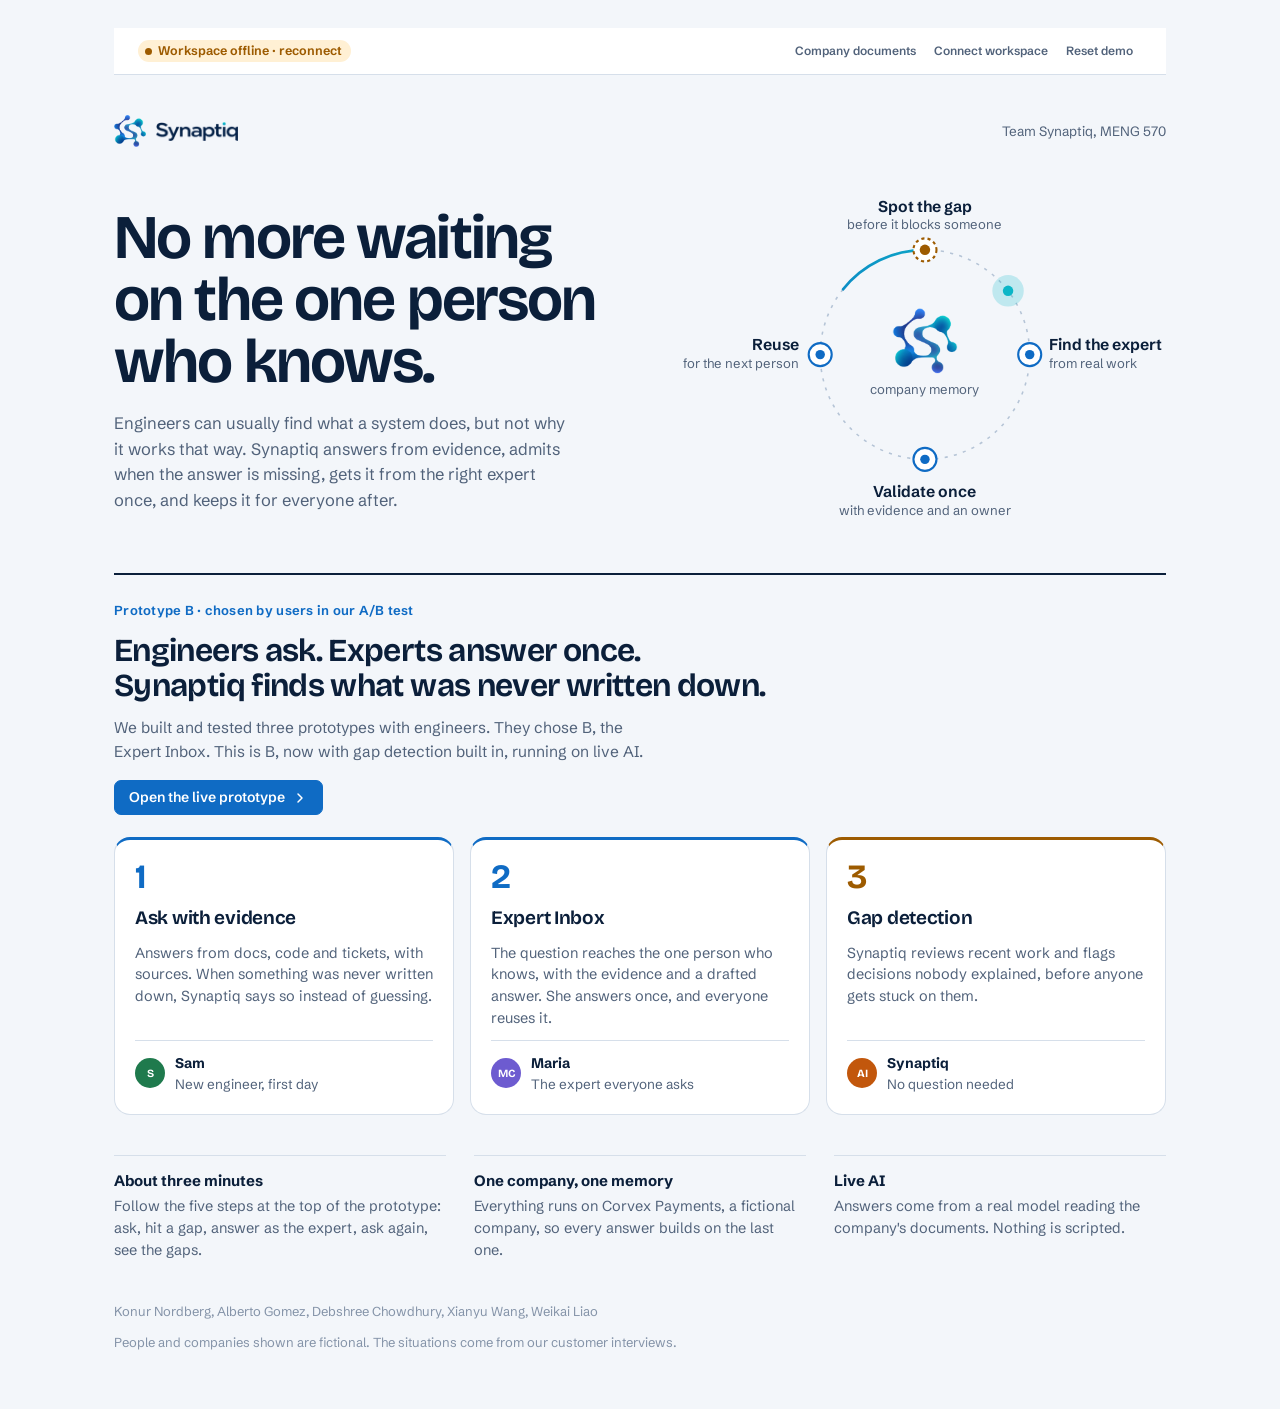
<file: docs/index.html>
<!doctype html>
<html lang="en">
<head>
<meta charset="utf-8">
<meta name="viewport" content="width=device-width, initial-scale=1, viewport-fit=cover">
<meta name="description" content="Synaptiq: a live prototype that finds what your company forgot to document.">
<meta name="theme-color" content="#072548">
<link rel="icon" type="image/png" href="[data-uri]">
<title>Synaptiq Prototypes</title>
<link rel="preconnect" href="https://fonts.googleapis.com">
<link rel="preconnect" href="https://fonts.gstatic.com" crossorigin>
<link rel="stylesheet" href="https://fonts.googleapis.com/css2?family=Bricolage+Grotesque:opsz,wght@12..96,600..700&family=JetBrains+Mono:wght@400;500&family=Schibsted+Grotesk:wght@400..700&display=swap">
<style>
/* Synaptiq UI kit. App shell: left rail (workspace, navigation, guided steps) beside a scrolling work area under a scenario band. */
:root {
  --paper: #f3f6fa;
  --surface: #ffffff;
  --sunk: #e8eef5;
  --ink: #0b1f3a;
  --muted: #51627a;
  --faint: #8493a8;
  --line: #d6dfea;
  --line-strong: #b5c4d6;
  --brand: #0f6bc4;
  --brand-deep: #0a4f99;
  --brand-ink: #ffffff;
  --brand-weak: #e4effb;
  --cyan: #0bb6c7;
  --gap: #9d5b00;
  --gap-weak: #fff0d4;
  --risk: #b42318;
  --risk-weak: #fdeceb;
  --focus: #2f6fdb;
  --band: #072548;
  --band-ink: #eef4fb;
  --wordmark-filter: none;
  --shadow: 0 1px 2px rgba(11, 31, 58, .05), 0 8px 24px -12px rgba(11, 31, 58, .2);
  --shadow-lift: 0 2px 4px rgba(11, 31, 58, .06), 0 18px 36px -16px rgba(11, 31, 58, .3);

  --f-display: "Bricolage Grotesque", "Segoe UI", system-ui, sans-serif;
  --f-ui: "Schibsted Grotesk", "Segoe UI", system-ui, -apple-system, sans-serif;
  --f-code: "JetBrains Mono", ui-monospace, "SFMono-Regular", Menlo, monospace;

  --ease: cubic-bezier(.2, .8, .2, 1);
  --spring: cubic-bezier(.34, 1.4, .64, 1);
  --r-sm: 7px;
  --r-md: 11px;
  --r-lg: 16px;
}
@media (prefers-color-scheme: dark) {
  :root:not([data-theme="light"]) {
    --paper: #09121d; --surface: #0f1b29; --sunk: #152436; --ink: #e4ecf6; --muted: #98a9bf; --faint: #6b7d95;
    --line: #1f3147; --line-strong: #30475f; --brand: #5aa9ff; --brand-deep: #8cc4ff; --brand-ink: #04162d; --brand-weak: #0f2a4a; --cyan: #3fd3e0;
    --gap: #f0a73a; --gap-weak: #33250d; --risk: #f2766c; --risk-weak: #3a1a18; --focus: #9cc2ff; --band: #0f2747; --band-ink: #e4ecf6;
    --wordmark-filter: brightness(0) invert(.94);
    --shadow: 0 1px 2px rgba(0, 0, 0, .4), 0 10px 28px -14px rgba(0, 0, 0, .7);
    --shadow-lift: 0 2px 4px rgba(0, 0, 0, .45), 0 20px 40px -16px rgba(0, 0, 0, .8);
    color-scheme: dark;
  }
}
:root[data-theme="dark"] {
  --paper: #09121d; --surface: #0f1b29; --sunk: #152436; --ink: #e4ecf6; --muted: #98a9bf; --faint: #6b7d95;
  --line: #1f3147; --line-strong: #30475f; --brand: #5aa9ff; --brand-deep: #8cc4ff; --brand-ink: #04162d; --brand-weak: #0f2a4a; --cyan: #3fd3e0;
  --gap: #f0a73a; --gap-weak: #33250d; --risk: #f2766c; --risk-weak: #3a1a18; --focus: #9cc2ff; --band: #0f2747; --band-ink: #e4ecf6;
  --wordmark-filter: brightness(0) invert(.94);
  --shadow: 0 1px 2px rgba(0, 0, 0, .4), 0 10px 28px -14px rgba(0, 0, 0, .7);
  --shadow-lift: 0 2px 4px rgba(0, 0, 0, .45), 0 20px 40px -16px rgba(0, 0, 0, .8);
  color-scheme: dark;
}

* { box-sizing: border-box; }
html, body { height: 100%; }
body {
  margin: 0;
  background: var(--paper);
  color: var(--ink);
  font: 15px/1.5 var(--f-ui);
  -webkit-font-smoothing: antialiased;
  text-rendering: optimizeLegibility;
}
::selection { background: color-mix(in srgb, var(--brand) 28%, transparent); }
button, input, textarea, select { font: inherit; color: inherit; }
button { cursor: pointer; -webkit-tap-highlight-color: transparent; }
:focus-visible { outline: 2px solid var(--focus); outline-offset: 2px; border-radius: 6px; }
code, .code { font-family: var(--f-code); font-size: .84em; background: var(--sunk); padding: .1em .38em; border-radius: 5px; }
h1, h2, h3 { font-family: var(--f-display); font-weight: 650; letter-spacing: -.015em; text-wrap: balance; margin: 0; }
p { margin: 0; }
* { scrollbar-width: thin; scrollbar-color: var(--line-strong) transparent; }

/* ---------- shell ---------- */
.app { display: grid; grid-template-columns: 268px minmax(0, 1fr); height: 100%; }
.rail {
  background: var(--surface);
  border-right: 1px solid var(--line);
  display: flex; flex-direction: column; gap: 22px;
  padding: 18px 16px 16px;
  overflow-y: auto;
}
.rail > * { animation: rise .55s var(--ease) both; }
.rail > *:nth-child(2) { animation-delay: .05s; }
.rail > *:nth-child(3) { animation-delay: .1s; }
.rail > *:nth-child(4) { animation-delay: .15s; }
.rail > *:nth-child(5) { animation-delay: .2s; }
.main { animation: fade .5s .1s var(--ease) both; }
@keyframes rise { from { opacity: 0; transform: translateY(8px); } }
@keyframes fade { from { opacity: 0; } }

.brand { display: flex; align-items: center; gap: 10px; color: var(--brand); text-decoration: none; }
.brand .brand-mark { width: 32px; height: 32px; object-fit: contain; flex: none; transition: transform .6s var(--spring); }
.brand:hover .brand-mark { transform: rotate(-14deg) scale(1.08); }
.brand .wordmark { height: 19px; width: auto; display: block; filter: var(--wordmark-filter); }
.workspace { display: flex; align-items: center; gap: 10px; padding: 9px 10px; border: 1px solid var(--line); border-radius: var(--r-md); transition: border-color .2s, background .2s; }
.workspace:hover { border-color: var(--line-strong); background: var(--paper); }
.ws-logo { width: 28px; height: 28px; border-radius: 8px; background: var(--ink); color: var(--surface); display: grid; place-items: center; font: 700 13px var(--f-display); flex: none; }
.ws-meta { min-width: 0; line-height: 1.25; }
.ws-meta strong { display: block; font-size: 14px; }
.ws-meta span { font-size: 12.5px; color: var(--muted); }
.nav { display: flex; flex-direction: column; gap: 2px; }
.nav a {
  position: relative; display: flex; align-items: center; justify-content: space-between; gap: 8px;
  padding: 7px 10px 7px 12px; border-radius: var(--r-sm); color: var(--muted); text-decoration: none; font-size: 14px;
  transition: background .18s, color .18s, padding .25s var(--ease);
}
.nav a::before { content: ""; position: absolute; left: 0; top: 8px; bottom: 8px; width: 3px; border-radius: 3px; background: var(--brand); transform: scaleY(0); transition: transform .25s var(--ease); }
.nav a:hover { background: var(--paper); color: var(--ink); padding-left: 15px; }
.nav a.on { background: var(--sunk); color: var(--ink); font-weight: 600; }
.nav a.on::before { transform: scaleY(1); }
.nav .count { font-size: 12px; color: var(--faint); font-variant-numeric: tabular-nums; min-width: 20px; text-align: right; }
.nav .count.bump { animation: bump .6s var(--spring); color: var(--brand); font-weight: 700; }
@keyframes bump { 40% { transform: scale(1.45); } }

/* guided steps */
.try { display: flex; flex-direction: column; gap: 10px; }
.try h4 { margin: 0; font-size: 13px; color: var(--muted); font-weight: 600; }
.try ol { list-style: none; margin: 0; padding: 0; display: flex; flex-direction: column; gap: 4px; }
.try li { display: grid; grid-template-columns: 22px 1fr; gap: 9px; align-items: start; font-size: 13.5px; line-height: 1.35; color: var(--muted); padding: 8px; border-radius: var(--r-sm); transition: background .3s, color .3s; }
.try li .tick { width: 22px; height: 22px; border-radius: 50%; border: 1.5px solid var(--line-strong); display: grid; place-items: center; font-size: 11px; font-weight: 700; color: var(--faint); transition: all .3s var(--ease); }
.try li .tick svg { width: 12px; height: 12px; }
.try li.just .tick path { stroke-dasharray: 22; stroke-dashoffset: 22; animation: draw .45s .15s var(--ease) forwards; }
@keyframes draw { to { stroke-dashoffset: 0; } }
.try li.now { background: var(--brand-weak); color: var(--ink); }
.try li.now .tick { border-color: var(--brand); color: var(--brand); box-shadow: 0 0 0 4px color-mix(in srgb, var(--brand) 14%, transparent); }
.try li.done { color: var(--faint); }
.try li.done span:last-child { text-decoration: line-through; text-decoration-color: var(--line-strong); }
.try li.done .tick { background: var(--brand); border-color: var(--brand); color: var(--brand-ink); }
.try li.just .tick { animation: pop .45s var(--spring); }
@keyframes pop { 0% { transform: scale(.6); } 100% { transform: scale(1); } }
.try .finished { font-size: 13px; color: var(--brand); font-weight: 600; padding: 0 8px; animation: rise .4s var(--ease) both; }
.rail-foot { margin-top: auto; display: flex; flex-direction: column; gap: 8px; font-size: 12.5px; color: var(--faint); }
.rail-foot a { color: var(--muted); text-decoration-color: var(--line-strong); text-underline-offset: 3px; transition: color .2s; }
.rail-foot a:hover { color: var(--brand); text-decoration-color: currentColor; }

/* work area */
.main { display: flex; flex-direction: column; min-width: 0; min-height: 0; }
.scenario {
  display: flex; align-items: center; gap: 14px; flex-wrap: wrap;
  padding-block: 12px;
  padding-left: max(24px, env(safe-area-inset-left, 0px));
  padding-right: max(24px, env(safe-area-inset-right, 0px));
  background: var(--band); color: var(--band-ink);
}
.scenario .who { width: 34px; height: 34px; border-radius: 50%; background: var(--brand); color: var(--brand-ink); display: grid; place-items: center; font: 700 13px var(--f-display); flex: none; box-shadow: 0 0 0 3px color-mix(in srgb, var(--brand) 30%, transparent); }
.scenario p { flex: 1 1 320px; min-width: 0; font-size: 14.5px; line-height: 1.4; }
.scenario p b { font-weight: 650; }
.scenario .restart {
  display: inline-flex; align-items: center; gap: 6px;
  background: transparent; color: var(--band-ink); border: 1px solid color-mix(in srgb, var(--band-ink) 32%, transparent);
  padding: 6px 12px; border-radius: 999px; font-size: 13px; transition: background .2s, border-color .2s;
}
.scenario .restart svg { width: 14px; height: 14px; transition: transform .5s var(--ease); }
.scenario .restart:hover { background: color-mix(in srgb, var(--band-ink) 12%, transparent); border-color: color-mix(in srgb, var(--band-ink) 55%, transparent); }
.scenario .restart:hover svg { transform: rotate(-200deg); }
.work { flex: 1; min-height: 0; overflow-y: auto; scroll-behavior: smooth; }
.work-inner {
  max-width: 880px; margin: 0 auto;
  padding-block: 28px 40px;
  padding-left: max(24px, env(safe-area-inset-left, 0px));
  padding-right: max(24px, env(safe-area-inset-right, 0px));
}

/* ---------- elements ---------- */
.btn {
  position: relative; display: inline-flex; align-items: center; justify-content: center; gap: 7px;
  border: 1px solid var(--line); background: var(--surface); color: var(--ink);
  padding: 8px 14px; border-radius: var(--r-sm); font-size: 14px; font-weight: 600; line-height: 1.2;
  transition: background .18s, border-color .18s, color .18s, box-shadow .25s var(--ease), transform .25s var(--ease);
}
.btn:hover { border-color: var(--line-strong); transform: translateY(-1px); box-shadow: 0 6px 14px -8px rgba(19, 32, 42, .35); }
.btn:active { transform: translateY(0) scale(.98); box-shadow: none; transition-duration: .08s; }
.btn.primary { background: var(--brand); border-color: var(--brand); color: var(--brand-ink); }
.btn.primary:hover { background: var(--brand-deep); border-color: var(--brand-deep); box-shadow: 0 8px 18px -8px color-mix(in srgb, var(--brand) 70%, transparent); }
.btn.quiet { border-color: transparent; background: transparent; color: var(--muted); }
.btn.quiet:hover { background: var(--sunk); color: var(--ink); box-shadow: none; }
.btn[disabled] { opacity: .5; cursor: default; transform: none; box-shadow: none; }
.btn svg { width: 16px; height: 16px; flex: none; transition: transform .3s var(--spring); }
.btn:hover svg { transform: scale(1.12); }

.pill { display: inline-flex; align-items: center; gap: 6px; padding: 3px 9px 3px 7px; border-radius: 999px; font-size: 12.5px; font-weight: 650; line-height: 1.3; white-space: nowrap; animation: pop .35s var(--spring) both; }
.pill::before { content: ""; width: 7px; height: 7px; border-radius: 50%; background: currentColor; }
.pill.ok { background: var(--brand-weak); color: var(--brand); }
.pill.gap { background: var(--gap-weak); color: var(--gap); }
.pill.gap::before { animation: blink 1.6s ease-in-out infinite; }
@keyframes blink { 50% { opacity: .35; } }
.pill.risk { background: var(--risk-weak); color: var(--risk); }
.pill.plain { background: var(--sunk); color: var(--muted); }

.avatar { width: 30px; height: 30px; border-radius: 50%; display: grid; place-items: center; font: 700 12px var(--f-display); color: #fff; flex: none; transition: transform .3s var(--spring), box-shadow .3s; }
.avatar:hover { transform: scale(1.1); box-shadow: 0 0 0 2px var(--surface), 0 0 0 4px var(--line-strong); }
.av-1 { background: #6d5bd0; } .av-2 { background: #c2570c; } .av-3 { background: #1f7a4d; } .av-4 { background: #2e6ac9; } .av-5 { background: #a1366e; }
.online { position: relative; }
.online::after { content: ""; position: absolute; right: -1px; bottom: -1px; width: 9px; height: 9px; border-radius: 50%; background: #22a06b; border: 2px solid var(--surface); }

/* knowledge card: an answer that carries its own evidence */
.kcard { background: var(--surface); border: 1px solid var(--line); border-radius: var(--r-lg); box-shadow: var(--shadow); overflow: hidden; transition: border-color .25s, box-shadow .35s var(--ease), transform .35s var(--ease); }
.kcard:hover { border-color: var(--line-strong); box-shadow: var(--shadow-lift); }
.kcard-head { display: flex; align-items: center; justify-content: space-between; gap: 10px; flex-wrap: wrap; padding: 13px 16px; border-bottom: 1px solid var(--line); }
.kcard-head h3 { font-size: 15.5px; }
.kcard-body { padding: 14px 16px 16px; display: flex; flex-direction: column; gap: 12px; }
.trail { list-style: none; margin: 0; padding: 0; display: flex; flex-direction: column; }
.trail li { position: relative; display: grid; grid-template-columns: 18px minmax(0, 1fr); gap: 10px; padding: 4px 6px 12px 0; font-size: 13.5px; line-height: 1.4; border-radius: 8px; animation: rise .45s var(--ease) both; }
.trail li:nth-child(2) { animation-delay: .12s; }
.trail li:nth-child(3) { animation-delay: .24s; }
.trail li:nth-child(4) { animation-delay: .36s; }
.trail li:last-child { padding-bottom: 4px; }
.trail li::before { content: ""; position: absolute; left: 8px; top: 20px; bottom: -4px; width: 1.5px; background: var(--line-strong); transform-origin: top; animation: grow .5s .2s var(--ease) both; }
@keyframes grow { from { transform: scaleY(0); } }
.trail li:last-child::before { display: none; }
.trail .node { width: 18px; height: 18px; border-radius: 50%; border: 1.5px solid var(--brand); background: var(--surface); display: grid; place-items: center; margin-top: 1px; position: relative; z-index: 1; transition: transform .3s var(--spring), box-shadow .3s; }
.trail .node::after { content: ""; width: 6px; height: 6px; border-radius: 50%; background: var(--brand); }
.trail li:hover .node { transform: scale(1.18); box-shadow: 0 0 0 4px color-mix(in srgb, var(--brand) 16%, transparent); }
.trail .node.miss { border-color: var(--gap); border-style: dashed; }
.trail .node.miss::after { background: transparent; border: 1.5px solid var(--gap); width: 4px; height: 4px; }
.trail li:hover .node.miss { box-shadow: 0 0 0 4px color-mix(in srgb, var(--gap) 18%, transparent); }
.trail .k { color: var(--muted); font-size: 12.5px; }
.facts { display: grid; grid-template-columns: repeat(auto-fit, minmax(150px, 1fr)); gap: 1px; background: var(--line); border-top: 1px solid var(--line); margin: 0; }
.facts div { background: var(--surface); padding: 10px 16px; min-width: 0; transition: background .2s; }
.facts div:hover { background: var(--paper); }
.facts dt { font-size: 12px; color: var(--muted); }
.facts dd { margin: 2px 0 0; font-size: 13.5px; font-weight: 600; overflow-wrap: anywhere; }

/* toast */
.toasts { position: fixed; right: max(20px, env(safe-area-inset-right, 0px)); top: calc(72px + env(safe-area-inset-top, 0px)); display: flex; flex-direction: column; gap: 8px; z-index: 50; max-width: min(380px, calc(100vw - 32px)); pointer-events: none; }
.toast {
  position: relative; overflow: hidden; pointer-events: auto;
  background: var(--surface); color: var(--ink); border: 1px solid var(--line);
  padding: 11px 14px 13px; border-radius: var(--r-md); font-size: 14px; line-height: 1.4;
  box-shadow: 0 16px 36px -12px rgba(19, 32, 42, .38);
  display: flex; gap: 10px; align-items: flex-start;
  animation: toast-in .45s var(--spring) both;
}
.toast .dot { width: 18px; height: 18px; border-radius: 50%; background: var(--brand); color: var(--brand-ink); display: grid; place-items: center; flex: none; margin-top: 1px; }
.toast .dot svg { width: 11px; height: 11px; }
.toast .bar { position: absolute; left: 0; bottom: 0; height: 2px; width: 100%; background: var(--brand); transform-origin: left; animation: shrink 4.2s linear forwards; }
.toast.leaving { animation: toast-out .3s var(--ease) forwards; }
@keyframes toast-in { from { opacity: 0; transform: translateX(24px) scale(.96); } }
@keyframes toast-out { to { opacity: 0; transform: translateX(24px); } }
@keyframes shrink { to { transform: scaleX(0); } }

/* thinking indicator */
.thinking { display: flex; flex-direction: column; gap: 7px; font-size: 13.5px; color: var(--muted); }
.thinking .step { display: flex; align-items: center; gap: 9px; animation: rise .3s var(--ease) both; }
.thinking .spin { width: 14px; height: 14px; border-radius: 50%; border: 2px solid var(--line); border-top-color: var(--brand); animation: spin .7s linear infinite; flex: none; }
.thinking .step:not(.done) span:last-child {
  background: linear-gradient(90deg, var(--muted) 0%, var(--ink) 45%, var(--muted) 90%);
  background-size: 220% 100%; -webkit-background-clip: text; background-clip: text; color: transparent;
  animation: shimmer 1.3s linear infinite;
}
.thinking .step.done .spin { animation: pop .3s var(--spring); border-color: var(--brand); background: var(--brand); }
@keyframes spin { to { transform: rotate(360deg); } }
@keyframes shimmer { from { background-position: 120% 0; } to { background-position: -100% 0; } }

/* streaming caret */
.typing::after { content: ""; display: inline-block; width: 2px; height: 1em; margin-left: 2px; vertical-align: -2px; background: var(--brand); animation: caret .9s steps(1) infinite; }
@keyframes caret { 50% { opacity: 0; } }

.reveal { animation: reveal .45s var(--ease) both; }
@keyframes reveal { from { opacity: 0; transform: translateY(8px); } }
.cue { animation: cue 2s var(--ease) infinite; }
@keyframes cue { 0% { box-shadow: 0 0 0 0 color-mix(in srgb, var(--brand) 45%, transparent); } 70%, 100% { box-shadow: 0 0 0 10px transparent; } }

.sr-only { position: absolute; width: 1px; height: 1px; overflow: hidden; clip: rect(0 0 0 0); white-space: nowrap; }

@media (prefers-reduced-motion: reduce) {
  *, *::before, *::after { animation-duration: .01ms !important; animation-delay: 0s !important; animation-iteration-count: 1 !important; transition-duration: .01ms !important; scroll-behavior: auto !important; }
}

/* ---------- narrow ---------- */
@media (max-width: 860px) {
  .app { grid-template-columns: minmax(0, 1fr); grid-template-rows: auto minmax(0, 1fr); }
  .rail { border-right: 0; border-bottom: 1px solid var(--line); flex-direction: row; flex-wrap: wrap; align-items: center; gap: 10px 14px; padding: 10px 16px; overflow: visible; }
  .rail .workspace, .rail .nav, .rail-foot { display: none; }
  .try { flex: 1 1 100%; gap: 6px; }
  .try h4 { display: none; }
  .try ol { flex-direction: row; gap: 6px; }
  .try li { flex: 1; grid-template-columns: 22px 1fr; padding: 6px; font-size: 12px; }
  .try li:not(.now) span:last-child { display: none; }
  .try li:not(.now) { flex: 0 0 auto; }
  .scenario { padding-left: max(16px, env(safe-area-inset-left, 0px)); padding-right: max(16px, env(safe-area-inset-right, 0px)); padding-block: 10px; gap: 10px; flex-wrap: nowrap; align-items: flex-start; }
  .scenario .who { display: none; }
  .scenario p { flex: 1 1 auto; font-size: 13px; line-height: 1.38; }
  .scenario .restart { padding: 5px 10px; font-size: 12px; white-space: nowrap; }
  .toasts { top: calc(12px + env(safe-area-inset-top, 0px)); left: max(16px, env(safe-area-inset-left, 0px)); right: max(16px, env(safe-area-inset-right, 0px)); max-width: none; }
  .work-inner { padding-left: max(16px, env(safe-area-inset-left, 0px)); padding-right: max(16px, env(safe-area-inset-right, 0px)); padding-block: 20px 32px; }
}

.live-bar{display:flex;gap:12px;align-items:center;justify-content:space-between;padding:10px 24px;border-bottom:1px solid var(--line);background:var(--surface);flex-wrap:wrap;font-size:13px}.live-bar .btn{font-size:12px;padding:5px 8px}.live-dialog{width:min(720px,94vw);max-height:85vh;overflow:auto;border:1px solid var(--line);border-radius:16px;padding:24px;background:var(--surface);color:var(--ink);box-shadow:var(--shadow)}.live-dialog::backdrop{background:#07254888;backdrop-filter:blur(4px)}.live-dialog-body{display:grid;gap:16px;margin-top:20px}.live-dialog label{display:grid;gap:8px}.live-dialog input,.field input{border:1px solid var(--line);border-radius:8px;background:var(--paper);padding:12px;color:var(--ink);font:inherit}.live-document{padding:16px 0;border-top:1px solid var(--line)}.live-document pre{white-space:pre-wrap;overflow-wrap:anywhere;font:inherit;font-size:13px;max-height:240px;overflow:auto;padding:12px;background:var(--sunk);border-radius:8px}.live-drop{display:block;border:1px dashed var(--line-strong);padding:12px;border-radius:10px;text-align:center;font-size:13px;cursor:pointer;background:var(--paper);transition:background .15s,border-color .15s}.live-drop span{color:var(--brand);text-decoration:underline}.live-drop.dragging{border-color:var(--brand);background:var(--brand-weak)}.live-drop.uploading{opacity:.6;pointer-events:none}.live-hint{font-size:11px;color:var(--muted);margin-top:4px}.live-upload-inline{max-width:832px;margin:0 auto 8px}.live-error{border-left:3px solid var(--gap);padding:10px 12px;background:var(--gap-weak);border-radius:6px;font-size:14px;overflow-wrap:anywhere}.live-answer{white-space:pre-wrap;overflow-wrap:anywhere}.live-pending{color:var(--muted);padding:14px 0;animation:pulse 1.5s infinite}.live-brief{display:grid;gap:18px;margin-top:24px}.live-brief h3{font-size:15px}.upload-feedback:empty{display:none}.upload-feedback{max-height:95px;overflow:auto;font-size:12px}.live-dialog details{margin-top:8px}.live-dialog summary{cursor:pointer;color:var(--brand)}.a-body .lead{line-height:1.7}.live-bar+.scenario{border-top:0}@media(max-width:700px){.live-bar{padding:8px 12px;gap:6px}.live-bar .row{gap:4px}.live-upload-inline .live-hint{display:none}.composer{padding-top:8px}.live-dialog{padding:16px}.live-bar .btn{font-size:11px}}
.live-versions{display:flex;gap:12px;font-size:12px;font-weight:600}.live-versions a{color:var(--brand);text-decoration:none}.live-versions a:hover{text-decoration:underline}.try li{display:list-item;margin-left:18px}.try ol{list-style:decimal}.try p{font-size:13px;color:var(--muted);line-height:1.5}@media(max-width:860px){.rail .try{display:none}.live-bar{gap:8px}.live-versions{gap:14px}}

/* Experiment cues and evidence stay readable without competing with the task. */
.live-experiment{padding:10px 24px;border-bottom:1px solid var(--line);background:var(--surface);font-size:13px}
.live-experiment>summary{display:flex;align-items:center;justify-content:space-between;gap:8px;cursor:pointer;color:var(--brand);font-weight:600;flex-wrap:wrap}
.live-experiment p{max-width:85ch;margin-top:8px;color:var(--muted)}
.live-source{min-width:0;flex:1}.live-source summary{cursor:pointer;color:var(--brand);font-weight:600;overflow-wrap:anywhere}.live-source pre{white-space:pre-wrap;overflow-wrap:anywhere;max-height:240px;overflow:auto;font:13px/1.6 var(--f-ui);padding:12px;background:var(--paper);border-radius:8px;margin:8px 0}
.live-reask{align-self:flex-start;font-size:12px}.live-hint a{color:var(--brand)}
.live-library{margin-top:24px;display:grid;gap:10px}.live-library h2{font-size:19px}.live-published{padding:16px;border:1px solid var(--line);border-radius:var(--r-md);background:var(--surface)}.live-published summary{cursor:pointer;font-weight:600}.live-published p{margin-top:10px}.live-published .btn{margin-top:12px}
.live-handoff{display:grid;grid-template-columns:minmax(0,1.4fr) minmax(300px,1fr);gap:18px;align-items:start}.live-brief-panel .panel-h{padding-top:18px}.live-brief-sections{display:grid;gap:12px;margin-top:8px}.live-brief-section{border-left:3px solid var(--brand);padding:4px 0 4px 14px}.live-brief-section h3{font:600 14px var(--f-ui);margin-bottom:6px;color:var(--brand)}.live-brief-section p{font-size:14px;line-height:1.65}.live-brief-section.is-gap{border-color:var(--gap);background:var(--gap-weak);border-radius:0 8px 8px 0;padding:12px 14px}.live-brief-section.is-gap h3{color:var(--gap)}.live-brief-evidence{border-top:1px solid var(--line);padding-top:12px;margin-top:16px}.live-brief-evidence>summary{color:var(--brand);cursor:pointer;font-size:13px}.live-decision textarea{width:100%;min-height:110px;border:1px solid var(--line);border-radius:8px;background:var(--paper);padding:12px;resize:vertical;line-height:1.5}.live-decision .field{display:grid;gap:8px;font-size:13px}.live-decision #decisionResult{display:grid;gap:12px;font-size:14px}.live-decision .trail{font-size:12px}.live-decision .btn{white-space:normal;text-align:left}
@media(max-width:1050px){.live-handoff{grid-template-columns:minmax(0,1fr)}}
@media(max-width:700px){.live-experiment{padding:10px 16px}.live-experiment>summary .k{font-size:11px}}

[hidden]{display:none!important}

/* Hub: thesis and live loop diagram, then the prototype */
html, body { height: auto; }
.page {
  max-width: 1100px; margin: 0 auto;
  padding-block: 28px 56px;
  padding-left: max(24px, env(safe-area-inset-left, 0px));
  padding-right: max(24px, env(safe-area-inset-right, 0px));
  display: flex; flex-direction: column; gap: 40px;
}
.hdr { display: flex; justify-content: space-between; align-items: center; gap: 12px; flex-wrap: wrap; animation: rise .5s var(--ease) both; }
.hdr .meta { font-size: 13.5px; color: var(--muted); }
.hero { display: grid; grid-template-columns: minmax(0, 1.1fr) minmax(0, 1fr); gap: 40px; align-items: center; }
.hero-copy { display: flex; flex-direction: column; gap: 18px; }
.hero h1 { font-size: clamp(36px, 5.6vw, 62px); line-height: 1; letter-spacing: -.03em; animation: rise .7s .05s var(--ease) both; }
.hero p { color: var(--muted); font-size: 16.5px; line-height: 1.55; max-width: 46ch; animation: rise .7s .15s var(--ease) both; }
.loop-fig { margin: 0; animation: fade .9s .2s var(--ease) both; }
.loop-fig svg { width: 100%; height: auto; display: block; overflow: visible; }
.loop-fig .track { fill: none; stroke: var(--line-strong); stroke-width: 1.5; stroke-dasharray: 3 6; }
.loop-fig .arc { fill: none; stroke: url(#arcGrad); stroke-width: 2.5; stroke-linecap: round; stroke-dasharray: 90 538; stroke-dashoffset: 90; animation: orbit 8s linear infinite; }
@keyframes orbit { from { stroke-dashoffset: 90; } to { stroke-dashoffset: -538; } }
.loop-fig .st circle.ring { fill: var(--surface); stroke: var(--brand); stroke-width: 2; }
.loop-fig .st circle.core { fill: var(--brand); }
.loop-fig .st.gap circle.ring { stroke: var(--gap); stroke-dasharray: 3 3; }
.loop-fig .st.gap circle.core { fill: var(--gap); }
.loop-fig text { font-family: var(--f-ui); font-size: 15px; font-weight: 650; fill: var(--ink); }
.loop-fig text.sub { font-size: 12.5px; font-weight: 400; fill: var(--muted); }
.loop-fig .center-name { font-family: var(--f-display); font-size: 21px; font-weight: 700; fill: var(--ink); letter-spacing: -.02em; }
.loop-fig .center-sub { font-size: 12.5px; font-weight: 400; fill: var(--muted); }
.loop-fig .pulse { fill: var(--cyan); }
.loop-fig .halo { fill: var(--cyan); opacity: .22; }
.loop-fig .mark { transition: transform .6s var(--spring); transform-origin: 230px 150px; }
.loop-fig:hover .mark { transform: rotate(-10deg) scale(1.05); }

.versions { display: flex; flex-direction: column; border-top: 2px solid var(--ink); }
.v {
  position: relative; display: grid; grid-template-columns: 84px minmax(0, 1fr) minmax(0, 1.3fr) auto; gap: 24px;
  padding: 26px 16px 26px 12px; border-bottom: 1px solid var(--line); align-items: start; isolation: isolate;
  animation: rise .6s var(--ease) both;
}
.v:nth-child(1) { animation-delay: .25s; } .v:nth-child(2) { animation-delay: .33s; } .v:nth-child(3) { animation-delay: .41s; }
.v::before { content: ""; position: absolute; inset: 0; z-index: -1; background: var(--surface); transform: scaleX(0); transform-origin: left; transition: transform .45s var(--ease); }
.v:hover::before { transform: scaleX(1); }
.v .letter { font: 700 68px/0.88 var(--f-display); letter-spacing: -.04em; background: linear-gradient(160deg, var(--brand) 20%, var(--cyan) 100%); -webkit-background-clip: text; background-clip: text; color: transparent; transition: transform .45s var(--spring); padding-bottom: 4px; }
.v:hover .letter { transform: translateX(6px) scale(1.04); }
.v h2 { font-size: 23px; line-height: 1.15; }
.v .approach { margin-top: 6px; font-size: 14.5px; color: var(--muted); }
.v .persona { margin-top: 14px; display: flex; gap: 10px; align-items: center; font-size: 13.5px; }
.v .persona .avatar { width: 30px; height: 30px; font-size: 11px; }
.v .persona b { display: block; font-size: 14px; }
.v .persona span span { color: var(--muted); }
.hyp { font-size: 15px; line-height: 1.55; }
.hyp .k { font-size: 12.5px; color: var(--muted); font-weight: 600; display: block; margin-bottom: 4px; }
.hyp .signal { display: block; margin-top: 10px; font-size: 13.5px; color: var(--muted); }
.hyp .signal b { color: var(--ink); font-weight: 600; }
.v .go { align-self: center; white-space: nowrap; text-decoration: none; }
.v .go::after { content: ""; position: absolute; inset: 0; z-index: 1; }
.v .go svg { transition: transform .35s var(--spring); }
.v:hover .go { background: var(--brand-deep); border-color: var(--brand-deep); transform: translateY(-1px); box-shadow: 0 8px 18px -8px color-mix(in srgb, var(--brand) 70%, transparent); }
.v:hover .go svg { transform: translateX(3px); }

.how { display: grid; grid-template-columns: repeat(3, minmax(0, 1fr)); gap: 28px; font-size: 14.5px; color: var(--muted); }
.how p { padding-top: 14px; border-top: 1px solid var(--line); transition: border-color .3s; }
.how p:hover { border-color: var(--brand); }
.how b { display: block; color: var(--ink); font-size: 15px; margin-bottom: 4px; }
.foot { display: flex; justify-content: space-between; gap: 12px; flex-wrap: wrap; font-size: 13px; color: var(--faint); }
@media (max-width: 900px) {
  .hero { grid-template-columns: minmax(0, 1fr); gap: 20px; }
  .loop-fig { max-width: 460px; }
  .v { grid-template-columns: 56px minmax(0, 1fr); gap: 14px 16px; padding-left: 4px; padding-right: 4px; }
  .v .letter { font-size: 48px; }
  .v .hyp, .v .go { grid-column: 2; }
  .v .go { justify-self: start; }
  .how { grid-template-columns: minmax(0, 1fr); gap: 16px; }
}
@media (max-width: 560px) {
  .page { padding-left: max(16px, env(safe-area-inset-left, 0px)); padding-right: max(16px, env(safe-area-inset-right, 0px)); padding-block: 20px 40px; gap: 32px; }
  .v { grid-template-columns: minmax(0, 1fr); }
  .v .letter { font-size: 42px; }
  .v .hyp, .v .go { grid-column: 1; }
}

.product { display: flex; flex-direction: column; gap: 22px; border-top: 2px solid var(--ink); padding-top: 26px; animation: rise .6s .25s var(--ease) both; }
.product-head { display: flex; flex-direction: column; gap: 12px; align-items: flex-start; max-width: 760px; }
.product-head .eyebrow { font-size: 13px; font-weight: 650; color: var(--brand); letter-spacing: .02em; }
.product-head h2 { font-size: clamp(24px, 3.2vw, 32px); line-height: 1.12; letter-spacing: -.02em; }
.product-head p { color: var(--muted); font-size: 15.5px; line-height: 1.55; max-width: 62ch; }
.product-head .go { text-decoration: none; margin-top: 4px; }
.product-head .go svg { transition: transform .35s var(--spring); }
.product-head .go:hover svg { transform: translateX(3px); }
.features { display: grid; grid-template-columns: repeat(3, minmax(0, 1fr)); gap: 16px; }
.f { position: relative; display: flex; flex-direction: column; gap: 10px; padding: 20px; background: var(--surface); border: 1px solid var(--line); border-top: 3px solid var(--brand); border-radius: var(--r-lg); transition: transform .35s var(--ease), box-shadow .35s var(--ease); }
.f:hover { transform: translateY(-3px); box-shadow: var(--shadow-lift); }
.f.is-gap { border-top-color: var(--gap); }
.f-n { font: 700 34px/1 var(--f-display); background: linear-gradient(160deg, var(--brand) 20%, var(--cyan) 100%); -webkit-background-clip: text; background-clip: text; color: transparent; }
.f.is-gap .f-n { background: none; color: var(--gap); }
.f h3 { font-size: 19px; }
.f p { font-size: 14.5px; color: var(--muted); line-height: 1.5; flex: 1; }
.f .persona { display: flex; gap: 10px; align-items: center; font-size: 13.5px; padding-top: 12px; border-top: 1px solid var(--line); }
.f .persona .avatar { width: 30px; height: 30px; font-size: 11px; }
.f .persona b { display: block; font-size: 14px; }
.f .persona span span { color: var(--muted); }
@media (max-width: 900px) { .features { grid-template-columns: minmax(0, 1fr); } }
</style>
</head>
<body>


<div class="page">
  <header class="hdr">
    <div class="brand" id="brand"></div>
    <span class="meta">Team Synaptiq, MENG 570</span>
  </header>

  <section class="hero">
    <div class="hero-copy">
      <h1>No more waiting on the one person who knows.</h1>
      <p>Engineers can usually find what a system does, but not why it works that way. Synaptiq answers from evidence, admits when the answer is missing, gets it from the right expert once, and keeps it for everyone after.</p>
    </div>
    <figure class="loop-fig" aria-label="The Synaptiq loop: spot the gap, find the expert, validate once, reuse">
      <svg viewBox="0 0 460 330" role="img">
        <defs><linearGradient id="arcGrad" x1="0" y1="0" x2="1" y2="1"><stop offset="0" style="stop-color: var(--brand)"/><stop offset="1" style="stop-color: var(--cyan)"/></linearGradient></defs>
        <circle class="track" cx="230" cy="160" r="100"/>
        <circle class="arc" cx="230" cy="160" r="100" transform="rotate(-90 230 160)"/>
        <path id="orbitPath" d="M230,60 A100,100 0 1,1 229.99,60" fill="none"/>
        <g class="st gap"><circle class="ring" cx="230" cy="60" r="11"/><circle class="core" cx="230" cy="60" r="4.5"><animate attributeName="r" values="4.5;8;4.5;4.5" keyTimes="0;.06;.16;1" dur="8s" begin="0s" repeatCount="indefinite"/></circle></g>
        <g class="st"><circle class="ring" cx="330" cy="160" r="11"/><circle class="core" cx="330" cy="160" r="4.5"><animate attributeName="r" values="4.5;8;4.5;4.5" keyTimes="0;.06;.16;1" dur="8s" begin="2s" repeatCount="indefinite"/></circle></g>
        <g class="st"><circle class="ring" cx="230" cy="260" r="11"/><circle class="core" cx="230" cy="260" r="4.5"><animate attributeName="r" values="4.5;8;4.5;4.5" keyTimes="0;.06;.16;1" dur="8s" begin="4s" repeatCount="indefinite"/></circle></g>
        <g class="st"><circle class="ring" cx="130" cy="160" r="11"/><circle class="core" cx="130" cy="160" r="4.5"><animate attributeName="r" values="4.5;8;4.5;4.5" keyTimes="0;.06;.16;1" dur="8s" begin="6s" repeatCount="indefinite"/></circle></g>
        <g><circle class="halo" r="15"/><circle class="pulse" r="5"/><animateMotion dur="8s" repeatCount="indefinite" rotate="0"><mpath href="#orbitPath"/></animateMotion></g>
        <text x="230" y="24" text-anchor="middle">Spot the gap</text>
        <text class="sub" x="230" y="40" text-anchor="middle">before it blocks someone</text>
        <text x="348" y="156">Find the expert</text>
        <text class="sub" x="348" y="173">from real work</text>
        <text x="230" y="296" text-anchor="middle">Validate once</text>
        <text class="sub" x="230" y="313" text-anchor="middle">with evidence and an owner</text>
        <text x="110" y="156" text-anchor="end">Reuse</text>
        <text class="sub" x="110" y="173" text-anchor="end">for the next person</text>
        <image class="mark" href="[data-uri]" x="199" y="116" width="62" height="62"/>
        <text class="center-sub" x="230" y="198" text-anchor="middle">company memory</text>
      </svg>
    </figure>
  </section>

  <section class="product" aria-label="Prototype B">
    <div class="product-head">
      <span class="eyebrow">Prototype B · chosen by users in our A/B test</span>
      <h2>Engineers ask. Experts answer once. Synaptiq finds what was never written down.</h2>
      <p>We built and tested three prototypes with engineers. They chose B, the Expert Inbox. This is B, now with gap detection built in, running on live AI.</p>
      <a class="btn primary go" href="b/">Open the live prototype<svg viewBox="0 0 24 24" fill="none" stroke="currentColor" stroke-width="2.2" stroke-linecap="round" stroke-linejoin="round" aria-hidden="true"><path d="M9 6l6 6-6 6"/></svg></a>
    </div>
    <div class="features">
      <article class="f">
        <span class="f-n">1</span>
        <h3>Ask with evidence</h3>
        <p>Answers from docs, code and tickets, with sources. When something was never written down, Synaptiq says so instead of guessing.</p>
        <div class="persona"><span class="avatar av-3">S</span><span><b>Sam</b><span>New engineer, first day</span></span></div>
      </article>
      <article class="f">
        <span class="f-n">2</span>
        <h3>Expert Inbox</h3>
        <p>The question reaches the one person who knows, with the evidence and a drafted answer. She answers once, and everyone reuses it.</p>
        <div class="persona"><span class="avatar av-1">MC</span><span><b>Maria</b><span>The expert everyone asks</span></span></div>
      </article>
      <article class="f is-gap">
        <span class="f-n">3</span>
        <h3>Gap detection</h3>
        <p>Synaptiq reviews recent work and flags decisions nobody explained, before anyone gets stuck on them.</p>
        <div class="persona"><span class="avatar av-2">AI</span><span><b>Synaptiq</b><span>No question needed</span></span></div>
      </article>
    </div>
  </section>

  <section class="how" aria-label="How to try it">
    <p><b>About three minutes</b>Follow the five steps at the top of the prototype: ask, hit a gap, answer as the expert, ask again, see the gaps.</p>
    <p><b>One company, one memory</b>Everything runs on Corvex Payments, a fictional company, so every answer builds on the last one.</p>
    <p><b>Live AI</b>Answers come from a real model reading the company's documents. Nothing is scripted.</p>
  </section>

  <footer class="foot">
    <span>Konur Nordberg, Alberto Gomez, Debshree Chowdhury, Xianyu Wang, Weikai Liao</span>
    <span>People and companies shown are fictional. The situations come from our customer interviews.</span>
  </footer>
</div>

<script>
/* Synaptiq UI kit: shared helpers */
const REDUCED = window.matchMedia && window.matchMedia("(prefers-reduced-motion: reduce)").matches;
const $ = (sel, root = document) => root.querySelector(sel);
const $$ = (sel, root = document) => Array.from(root.querySelectorAll(sel));
const wait = (ms) => new Promise((r) => setTimeout(r, REDUCED ? Math.min(ms, 60) : ms));
let RUN = 0; // increments on restart so pending async flows stop
const TICK = '<svg viewBox="0 0 24 24" fill="none" stroke="currentColor" stroke-width="3" stroke-linecap="round" stroke-linejoin="round" aria-hidden="true"><path d="M5 12.5l4.5 4.5L19 7.5"/></svg>';
const RESTART_ICON = '<svg viewBox="0 0 24 24" fill="none" stroke="currentColor" stroke-width="2" stroke-linecap="round" stroke-linejoin="round" aria-hidden="true"><path d="M3 12a9 9 0 1 0 3-6.7"/><path d="M3 4v5h5"/></svg>';
const alive = (id) => id === RUN;

const LOGO = '<img class="brand-mark" src="[data-uri]" alt="" width="32" height="32">';
const BRAND = LOGO + '<img class="wordmark" src="[data-uri]" alt="Synaptiq" width="82" height="19">';

function esc(s) {
  return String(s).replace(/[&<>"]/g, (c) => ({ "&": "&amp;", "<": "&lt;", ">": "&gt;", '"': "&quot;" }[c]));
}

function toast(msg) {
  let box = $(".toasts");
  if (!box) { box = document.createElement("div"); box.className = "toasts"; box.setAttribute("role", "status"); document.body.appendChild(box); }
  const t = document.createElement("div");
  t.className = "toast";
  t.innerHTML = '<span class="dot">' + TICK + '</span><span>' + msg + '</span><span class="bar"></span>';
  box.appendChild(t);
  while (box.children.length > 2) box.firstElementChild.remove();
  setTimeout(() => { t.classList.add("leaving"); setTimeout(() => t.remove(), 320); }, 4200);
}

/* stream words into an element, keeping inline markup intact by revealing tokens */
async function stream(el, html, id, speed = 18) {
  el.classList.add("typing");
  const tmp = document.createElement("div");
  tmp.innerHTML = html;
  const words = [];
  (function walk(node, parent) {
    node.childNodes.forEach((n) => {
      if (n.nodeType === 3) {
        n.textContent.split(/(\s+)/).forEach((w) => { if (w) words.push({ parent, text: w }); });
      } else {
        const clone = n.cloneNode(false);
        words.push({ parent, node: clone });
        walk(n, clone);
      }
    });
  })(tmp, el);
  for (const w of words) {
    if (!alive(id)) return;
    if (w.node) w.parent.appendChild(w.node);
    else { w.parent.appendChild(document.createTextNode(w.text)); if (/\S/.test(w.text)) await wait(speed); }
  }
  el.classList.remove("typing");
}

/* animate a number change */
function countTo(el, to, suffix = "") {
  if (!el) return;
  const from = parseInt(el.textContent, 10) || 0;
  if (from === to) { el.textContent = to + suffix; return; }
  const t0 = performance.now(), dur = REDUCED ? 1 : 700;
  el.classList.add("bump");
  (function step(t) {
    const k = Math.min(1, (t - t0) / dur), e = 1 - Math.pow(1 - k, 3);
    el.textContent = Math.round(from + (to - from) * e) + suffix;
    if (k < 1) requestAnimationFrame(step); else setTimeout(() => el.classList.remove("bump"), 500);
  })(t0);
}

/* "Try this" checklist in the rail */
function Checklist(root, steps) {
  let done = 0, just = -1;
  function render() {
    root.innerHTML = "<h4>Try this</h4><ol>" + steps.map((s, i) => {
      const cls = (i < done ? "done" : i === done ? "now" : "") + (i === just ? " just" : "");
      const mark = i < done ? TICK : String(i + 1);
      return '<li class="' + cls + '"><span class="tick" aria-hidden="true">' + mark + "</span><span>" + s + "</span></li>";
    }).join("") + "</ol>" + (done >= steps.length ? '<p class="finished">All steps done. Restart to run it again.</p>' : "");
  }
  render();
  return {
    complete(i) { if (i < done) return; just = i; done = i + 1; render(); },
    reset() { done = 0; just = -1; render(); },
    get step() { return done; },
  };
}

/* thinking steps; resolves after all are shown */
async function think(container, labels, id, each = 650) {
  const box = document.createElement("div");
  box.className = "thinking";
  container.appendChild(box);
  for (const l of labels) {
    if (!alive(id)) return box;
    const s = document.createElement("div");
    s.className = "step";
    s.innerHTML = '<span class="spin"></span><span>' + l + "</span>";
    box.appendChild(s);
    await wait(each);
    s.classList.add("done");
  }
  return box;
}

function scrollDown(el) {
  el.scrollTo({ top: el.scrollHeight, behavior: REDUCED ? "auto" : "smooth" });
  clearTimeout(el._sd);
  el._sd = setTimeout(() => el.scrollTo({ top: el.scrollHeight, behavior: "auto" }), 420);
}

// Public backend URL only. Never place an API key in this file.
window.SYNAPTIQ_API_BASE = "https://synaptiq-class-demo.swoonyspice130.chatgpt.site";

/* Shared live workspace. API credentials are held by server.py, never in this browser. */
const Live = (() => {
  const E = (s) => String(s ?? '').replace(/[&<>"']/g, c => ({'&':'&amp;','<':'&lt;','>':'&gt;','"':'&quot;',"'":'&#39;'}[c]));
  let base = window.SYNAPTIQ_API_BASE || localStorage.getItem('synaptiq-api') || '';
  const incoming = new URLSearchParams(location.search).get('api');
  const validBase = s => { const u = new URL(s); if (u.protocol !== 'https:' && !(u.protocol === 'http:' && ['localhost','127.0.0.1'].includes(u.hostname))) throw Error('Use an HTTPS backend URL.'); if (u.username || u.password || u.search || u.hash || u.pathname !== '/') throw Error('Enter only the backend origin, for example https://your-service.example.com'); return u.origin; };
  if (incoming) { try { base = validBase(incoming); localStorage.setItem('synaptiq-api', base); } catch {} }
  const DEFAULT_API = window.SYNAPTIQ_API_BASE || '';
  // The default backend needs no ?api= in the address bar; keep URLs clean.
  if (incoming && base === DEFAULT_API) { try { const u = new URL(location.href); u.searchParams.delete('api'); history.replaceState(null, '', u); } catch {} }
  if (!base && ['localhost','127.0.0.1'].includes(location.hostname)) base = location.origin;
  let health = null, shared = null;
  const busyButtons = new Set();
  function endpoint(path) { if (!base) throw Error('Connect the hosted workspace using “Connect workspace” above.'); return base + path; }
  async function request(path, body) {
    const controller = new AbortController(); const timer = setTimeout(() => controller.abort(), 65000);
    try {
      const res = await fetch(endpoint(path), {method: body ? 'POST' : 'GET', headers: body ? {'Content-Type':'application/json'} : {}, body: body ? JSON.stringify(body) : undefined, signal: controller.signal});
      let data; try { data = await res.json(); } catch { throw Error('That URL is not the Synaptiq backend. Check the workspace connection.'); }
      if (!res.ok) throw Error(data.error || 'Request failed. Please retry.'); return data;
    } catch (err) { if (err.name === 'AbortError') throw Error('The server took too long. It may be waking up; please retry.'); if (err instanceof TypeError) throw Error('Could not reach the workspace. Check your connection and backend URL.'); throw err; }
    finally { clearTimeout(timer); }
  }
  function link(version) {
    const home = document.querySelector('.rail-foot a')?.getAttribute('href') || './';
    const url = new URL(home, location.href);
    url.search = ''; url.hash = '';
    if (version) url.pathname = url.pathname.replace(/\/?$/, '/') + version + '/';
    if (base && base !== DEFAULT_API) url.searchParams.set('api', base);
    return url.href;
  }
  function propagate() {
    document.querySelectorAll('a[href]').forEach(a => { try {const u = new URL(a.href); if (base && base !== DEFAULT_API && u.origin === location.origin && !a.getAttribute('href').startsWith('#') && !a.hasAttribute('download')) {u.searchParams.set('api',base); a.href=u.href;}} catch {} });
  }
  function error(container, err) { const p=document.createElement('p'); p.className='live-error'; p.setAttribute('role','alert'); p.textContent=err.message || String(err); container.appendChild(p); }
  async function task(button, work) { if (busyButtons.has(button)) return; busyButtons.add(button); button.disabled=true; try {await work();} catch(e) {toast(E(e.message));} finally {button.disabled=false; busyButtons.delete(button);} }
  function sourceList(sources) { return sources.length ? `<ul class="trail">${sources.map(s=>{const doc=shared?.documents.find(d=>d.id===s.id)||s;return `<li><span class="node"></span><details class="live-source"><summary>${E(s.title)}</summary><p class="k">${E(s.owner)} · added ${new Date(s.created*1000).toLocaleDateString()}${s.id.startsWith('answer-')?' · expert approved':''}</p>${doc.text?`<pre>${E(doc.text)}</pre>`:'<p class="k">Uploaded visual source. Available to the model.</p>'}</details></li>`;}).join('')}</ul>` : ''; }
  function experiment(version) {
    const copy={a:['New-to-system engineer','Ask with evidence','Will engineers trust an answer that shows its sources and admits knowledge gaps?','Try a documented question and an undocumented one. Would you act on the answer?'],b:['Go-to expert engineer','Capture once, reuse','Will experts prefer publishing one scoped explanation to answering the same question in DMs?','Publish an explanation, then ask a paraphrased question in A. Would this replace a repeated interruption?'],c:['Deployment / cross-team engineer','Context before questions','Can an engineer prepare for an unfamiliar customer faster with a briefing that exposes missing context?','Read the briefing, then check a deployment decision. What would you still need to ask a teammate?']}[version];
    const box=document.createElement('details');box.className='live-experiment';box.innerHTML=`<summary><span>${version.toUpperCase()} · ${E(copy[1])}</span><span class="k">${E(copy[0])} · View experiment</span></summary><p><b>Hypothesis:</b> ${E(copy[2])}</p><p><b>Test:</b> ${E(copy[3])}</p>`;document.querySelector('.scenario').after(box);
  }
  async function refreshState() { shared=await request('/api/state'); return shared; }
  async function check() {
    const status=document.querySelector('#liveStatus');
    try {health=await request('/api/health'); status.textContent=health.ai_configured ? 'Live AI · shared workspace' : 'Workspace connected · AI key needed'; status.className='pill '+(health.ai_configured?'ok':'gap'); await refreshState();}
    catch(e) {status.textContent=base ? 'Workspace offline · reconnect' : 'Connect workspace to use live AI';status.className='pill gap';health=null;}
  }
  function setup(opts={}) {
    const brand = document.querySelector('#brand');
    if (brand && !brand.innerHTML.trim()) brand.innerHTML = BRAND;
    const bar=document.createElement('div'); bar.className='live-bar';
    bar.innerHTML=`<span id="liveStatus" class="pill plain">Connecting workspace…</span>${opts.versions===false?'':`<nav class="live-versions" aria-label="Switch prototype"><a href="${E(link('a'))}">A · Ask</a><a href="${E(link('b'))}">B · Expert</a><a href="${E(link('c'))}">C · Briefing</a></nav>`}<div class="row"><button class="btn quiet" id="liveDocs" type="button">Company documents</button><button class="btn quiet" id="liveConnect" type="button">Connect workspace</button><button class="btn quiet" id="liveReset" type="button">${opts.resetLabel||'Reset shared demo'}</button></div>`;
    const main=document.querySelector('.main') || document.querySelector('.page'); main.prepend(bar);
    document.querySelector('#liveConnect').onclick=connect;
    document.querySelector('#liveDocs').onclick=documents;
    document.querySelector('#liveReset').onclick=e=>task(e.currentTarget,async()=>{if(!confirm('Reset the shared demo for everyone? This removes uploaded documents, routed questions and expert answers. Seed documents stay.'))return; await request('/api/reset',{confirm:'RESET DEMO'});location.reload();});
    propagate(); check();
  }
  function dialog(title,html) {
    document.querySelector('#liveDialog')?.remove();const d=document.createElement('dialog');d.id='liveDialog';d.className='live-dialog';
    d.innerHTML=`<div class="row" style="justify-content:space-between"><h2>${E(title)}</h2><button class="btn quiet" type="button" data-close>Close</button></div><div class="live-dialog-body">${html}</div>`;
    document.body.appendChild(d);d.querySelector('[data-close]').onclick=()=>d.close();d.addEventListener('close',()=>d.remove());d.showModal();return d;
  }
  function connect() {
    const d=dialog('Connect your demo workspace',`<p>Enter the public URL of your hosted Synaptiq backend. All three versions use this same workspace. This field is for a URL, never an API key.</p><label>Backend URL<input id="backendUrl" type="url" placeholder="https://your-synaptiq-backend.example.com" value="${E(base)}"></label><button class="btn primary" id="saveBackend">Connect</button><p class="k">Use the same URL on another laptop, or share a version link after connecting.</p><div id="connectError"></div>`);
    d.querySelector('#saveBackend').onclick=e=>task(e.currentTarget,async()=>{const c=d.querySelector('#connectError');c.replaceChildren();try {const proposed=validBase(d.querySelector('#backendUrl').value.trim());const r=await fetch(proposed+'/api/health',{signal:AbortSignal.timeout(15000)});const data=await r.json();if(!r.ok||data.ok!==true)throw Error('This is not a Synaptiq backend.');base=proposed;localStorage.setItem('synaptiq-api',base);const u=new URL(location.href);u.searchParams.set('api',base);history.replaceState(null,'',u);propagate();await check();d.close();toast('Workspace connected.');window.dispatchEvent(new Event('workspace-connected'));}catch(err){error(c,err);}});
  }
  async function uploadFiles(files, output) {
    for (const file of files) {
      if(file.size>4*1024*1024) {error(output,Error(file.name+': choose a file under 4 MB.'));continue;}
      const p=document.createElement('p');p.textContent='Uploading '+file.name+'…';output.appendChild(p);
      try {const data=await new Promise((resolve,reject)=>{const reader=new FileReader();reader.onload=()=>resolve(reader.result.split(',')[1]);reader.onerror=()=>reject(Error('Could not read file.'));reader.readAsDataURL(file);});await request('/api/upload',{name:file.name,data});p.textContent=file.name+' added to company knowledge. Ask your question again.';p.className='saved-note';}
      catch(e){p.className='live-error';p.textContent=file.name+': '+e.message;}
    }
    await refreshState().catch(()=>{});window.dispatchEvent(new Event('knowledge-updated'));
  }
  function uploadZone(container) {
    container.innerHTML=`<label class="live-drop" tabindex="0">Drop company files here, or <span>choose files</span><input type="file" multiple accept=".txt,.md,.csv,.json,.log,.docx,.pdf,.png,.jpg,.jpeg,.webp" hidden></label><p class="k live-hint">Text, Word, PDF, or a readable floor-plan image · up to 4 MB per file · fictional demo data only</p><div class="upload-feedback" aria-live="polite"></div>`;
    const zone=container.querySelector('.live-drop'), picker=zone.querySelector('input'), output=container.querySelector('.upload-feedback');let uploading=false;
    const run=async files=>{if(uploading)return;uploading=true;zone.classList.add('uploading');try{await uploadFiles(files,output);}catch(e){error(output,e);}finally{uploading=false;zone.classList.remove('uploading');picker.value='';}};
    picker.onchange=()=>run([...picker.files]);zone.onkeydown=e=>{if(e.key==='Enter'||e.key===' '){e.preventDefault();picker.click();}};
    for(const name of ['dragenter','dragover'])zone.addEventListener(name,e=>{e.preventDefault();zone.classList.add('dragging');});
    zone.addEventListener('dragleave',()=>zone.classList.remove('dragging'));zone.addEventListener('drop',e=>{e.preventDefault();zone.classList.remove('dragging');run([...e.dataTransfer.files]);});
  }
  async function documents() {
    const d=dialog('Company knowledge',`<p>These documents and expert-approved answers are shared by A, B and C.</p><div id="docUpload"></div><div id="docList">Loading…</div>`);uploadZone(d.querySelector('#docUpload'));
    async function list(){try{const s=await refreshState();if(!d.isConnected)return;const root=d.querySelector('#docList');root.innerHTML=s.documents.map(doc=>`<article class="live-document"><b>${E(doc.title)}</b><p class="k">${E(doc.owner)}</p>${doc.mime==='text/plain'?`<details><summary>Read document</summary><pre>${E(doc.text)}</pre></details>`:'<p class="k">Visual document available to the model</p>'}${!doc.id.startsWith('seed-')&&!doc.id.startsWith('answer-')?`<button class="btn quiet" data-delete="${E(doc.id)}">Remove</button>`:''}</article>`).join('');root.querySelectorAll('[data-delete]').forEach(b=>b.onclick=()=>task(b,async()=>{await request('/api/delete-document',{id:b.dataset.delete});await list();}));}catch(e){const root=d.querySelector('#docList');root.textContent=e.message;}}
    const changed=()=>list();window.addEventListener('knowledge-updated',changed);d.addEventListener('close',()=>window.removeEventListener('knowledge-updated',changed));await list();
  }
  function mountA(){
    setup();experiment('a');let busy=false;const thread=document.querySelector('#thread'),input=document.querySelector('#askInput'),button=document.querySelector('#askBtn'),work=document.querySelector('#work');
    document.querySelector('#try').innerHTML='<h4>Try this</h4><ol><li>Ask any company question.</li><li>Route missing knowledge to an expert in B.</li><li>Publish the answer in B, then ask again here.</li><li>Or upload a document and ask again.</li></ol>';
    document.querySelector('#restart').textContent='Clear this chat';document.querySelector('#restart').title='Clear this conversation. Shared company knowledge stays.';document.querySelector('#restart').onclick=()=>{if(!busy)start();};
    document.querySelector('.nav').innerHTML=`<a class="on" href="#">Ask</a><a href="${link('b')}">Open expert inbox B</a><a href="${link('c')}">Context briefing C</a>`;
    const upload=document.createElement('div');upload.className='live-upload-inline';document.querySelector('.composer').prepend(upload);uploadZone(upload);const sample=document.createElement('p');sample.className='live-hint';sample.innerHTML='<a href="[data-uri]" download="office-guide.txt">Download a sample office guide</a> to try adding new knowledge.';upload.appendChild(sample);
    function start(){thread.innerHTML='<div class="empty"><h1>What do you need to know?</h1><p>Ask freely. Synaptiq answers from company knowledge, shows its sources, and helps capture what nobody has written down.</p><div class="suggest"><button data-question="How do I run payments-retry tests locally?">How do I run payments-retry tests locally?</button><button data-question="Why does payments-retry stop after three retries?">Why does payments-retry stop after three retries?</button><button data-question="Where are the bathrooms in this office?">Where are the bathrooms in this office?</button></div></div>';thread.querySelectorAll('[data-question]').forEach(b=>b.onclick=()=>ask(b.dataset.question));document.querySelector('#chips').replaceChildren();input.value='';}
    async function ask(question){if(busy||!question.trim())return;busy=true;button.disabled=true;input.disabled=true;thread.querySelector('.empty')?.remove();const q=document.createElement('div');q.className='q';q.textContent=question;thread.appendChild(q);const a=document.createElement('div');a.className='a';a.innerHTML=`<div class="a-mark">${LOGO}</div><div class="a-body"><p class="live-pending" role="status">Reading current company knowledge…</p></div>`;thread.appendChild(a);const body=a.querySelector('.a-body');scrollDown(work);
      try{const r=await request('/api/ask',{question});await refreshState();body.innerHTML=`<article class="kcard"><div class="kcard-head"><h3>${r.status==='answered'?'Answer from company knowledge':'Knowledge gap'}</h3><span class="pill ${r.status==='answered'?'ok':'gap'}">${r.status==='answered'?'Sources found':'Not documented'}</span></div><div class="kcard-body"><p class="lead live-answer">${E(r.answer)}</p>${sourceList(r.sources)}${r.status==='missing'?`<div class="expert"><div class="who"><strong>${E(r.expert.name)}</strong><span>${E(r.expert_reason)}</span></div><button class="btn primary" data-route>Ask this expert</button></div>`:''}</div></article>`;
        const again=document.createElement('button');again.className='btn quiet live-reask';again.textContent='Ask this again with latest knowledge';again.onclick=()=>ask(question);body.appendChild(again);
        const route=body.querySelector('[data-route]');if(route)route.onclick=()=>task(route,async()=>{await request('/api/route',{question,expert_id:r.expert.id,evidence:r.answer});route.textContent='Sent to expert inbox';route.hidden=true;const p=document.createElement('p');p.innerHTML=`<a class="btn primary" href="${E(link('b'))}" target="_blank" rel="noopener">Open B to answer it</a> <span class="k">Return here and ask again after publishing.</span>`;body.appendChild(p);});
      }catch(err){body.replaceChildren();error(body,err);const retry=document.createElement('button');retry.className='btn';retry.textContent='Retry question';retry.onclick=()=>ask(question);body.appendChild(retry);}finally{busy=false;button.disabled=false;input.disabled=false;input.focus();scrollDown(work);}}
    document.querySelector('#ask').onsubmit=e=>{e.preventDefault();const q=input.value.trim();if(!q||busy)return;input.value='';ask(q);};start();
  }
  function mountB(){
    setup();experiment('b');const view=document.querySelector('#view');let selected=null;let editing=false;let fingerprint='';
    document.querySelector('#try').innerHTML='<h4>Live expert workflow</h4><p>Route a question from A. It appears here. Add your explanation, publish it, then ask A again.</p>';
    document.querySelector('.tabs').removeAttribute('role');document.querySelector('#pageSub').textContent='Real questions from A. Your published explanations become shared company knowledge.';
    document.querySelector('.tabs').innerHTML='<button class="btn" type="button" id="refreshInbox">Refresh inbox</button>';
    document.querySelector('#refreshInbox').onclick=e=>task(e.currentTarget,()=>render(true));document.querySelector('#restart').textContent='Refresh inbox';document.querySelector('#restart').onclick=()=>render(true);
    document.querySelector('.nav').innerHTML=`<a class="on" href="#">Expert inbox <span class="count" id="liveInboxCount">0</span></a><a href="${link('a')}">Ask Synaptiq A</a><a href="${link('c')}">Context briefing C</a>`;
    async function render(force=false){if(editing&&!force)return;try{const s=await refreshState();const key=JSON.stringify([s.questions,s.documents.map(d=>d.id)]);if(!force&&key===fingerprint)return;fingerprint=key;const pending=s.questions.filter(q=>q.status==='pending');document.querySelector('#liveInboxCount').textContent=pending.length;selected=pending.some(q=>q.id===selected)?selected:pending[0]?.id;const q=pending.find(q=>q.id===selected);view.innerHTML=`<section class="ledger"><div><b>${pending.length}</b><span>questions awaiting your expertise</span></div><div><b>${s.questions.filter(q=>q.status==='published').length}</b><span>answers actually published</span></div><div><b>${s.documents.length}</b><span>shared knowledge sources</span></div></section>${q?`<div class="panes"><section class="list"><div class="list-head">Questions from A</div>${pending.map(i=>`<button class="item" data-select="${E(i.id)}" aria-current="${i.id===selected}"><span class="q">${E(i.question)}</span><span class="meta">${E(s.experts.find(e=>e.id===i.expert)?.name)} · awaiting answer</span></button>`).join('')}</section><section class="detail"><div class="d-head"><span class="pill gap">Needs human expertise</span><h2>${E(q.question)}</h2></div><div class="d-body"><p class="k">Assigned to ${E(s.experts.find(e=>e.id===q.expert)?.name)}. You are playing this expert for the demo.</p><details><summary>What A found</summary><p class="live-answer">${E(q.evidence)}</p></details><label class="field">Your explanation<textarea id="expertAnswer" placeholder="Write the missing answer in your own words…"></textarea></label><label class="field">Applies to<input id="answerScope" value="Company knowledge" placeholder="For example: payments-retry only"></label><button class="btn primary" id="publishLive">Approve and publish to company memory</button><div id="publishFeedback" aria-live="polite"></div></div></section></div>`:`<section class="detail done-state"><h2>No unanswered questions</h2><p>Ask A something the documents don't explain, then choose “Ask this expert.” The question will arrive here automatically.</p><a class="btn primary" href="${E(link('a'))}">Open A</a></section>`}`;
      const published=s.questions.filter(q=>q.status==='published');const library=document.createElement('section');library.className='live-library';library.innerHTML=`<div class="row" style="justify-content:space-between"><h2>Knowledge captured</h2><span class="pill ok">${published.length} published</span></div><p class="k">These explanations are now available to everyone in A and C.</p>${published.length?published.map(i=>`<details class="live-published"><summary>${E(i.question)}</summary><p class="k">${E(s.experts.find(e=>e.id===i.expert)?.name)} · ${E(s.documents.find(d=>d.id==='answer-'+i.id)?.text.match(/Scope: ([^\n]+)/)?.[1]||'Company knowledge')}</p><p class="live-answer">${E(i.answer)}</p><a class="btn quiet" href="${E(link('a'))}">Try a follow-up in A →</a></details>`).join(''):'<p class="k">Your first published explanation will appear here.</p>'}`;view.appendChild(library);
      view.querySelectorAll('[data-select]').forEach(b=>b.onclick=()=>{if(editing&&!confirm('Discard your unpublished draft?'))return;editing=false;selected=b.dataset.select;render(true);});
      const answer=view.querySelector('#expertAnswer');if(answer)answer.oninput=()=>editing=true;
      const publish=view.querySelector('#publishLive');if(publish)publish.onclick=()=>task(publish,async()=>{const feedback=view.querySelector('#publishFeedback');feedback.replaceChildren();try{await request('/api/publish',{id:q.id,answer:answer.value,scope:view.querySelector('#answerScope').value});editing=false;await render(true);toast('Published. A and C can now use your answer.');const note=document.createElement('p');note.className='saved-note';note.innerHTML=`Answer saved. <a href="${E(link('a'))}">Return to A and ask again →</a>`;view.prepend(note);}catch(e){error(feedback,e);}});
    }catch(err){if(!view.querySelector('#expertAnswer')){view.replaceChildren();error(view,err);}}}
    window.addEventListener('focus',()=>render());window.addEventListener('workspace-connected',()=>render(true));setInterval(()=>{if(!document.hidden)render();},4000);render(true);
  }
  function mountC(){
    setup();experiment('c');document.querySelector('#try').innerHTML='<h4>Your handoff</h4><ol><li>Read your account briefing.</li><li>Inspect the evidence and open gaps.</li><li>Check a real deployment decision.</li><li>Route missing context to an expert.</li></ol>';
    const view=document.querySelector('#view');let generating=false;
    document.querySelector('#restart').textContent='Refresh briefing';document.querySelector('#restart').onclick=brief;
    document.querySelector('.nav').innerHTML=`<a class="on" href="#">Customer briefing</a><a href="${link('a')}">Ask Synaptiq A</a><a href="${link('b')}">Expert inbox B</a>`;
    view.innerHTML=`<div class="page-h"><span class="k">CUSTOMER HANDOFF · BLUEWATER LOGISTICS</span><h1>Walk into the account with context.</h1><p>Changes, rationale, people and open questions—prepared from company knowledge before you ask.</p></div><div class="live-handoff"><section class="panel live-brief-panel"><div class="panel-h"><h2>Your account briefing</h2><span class="pill plain" id="briefStamp">Preparing</span></div><div class="panel-b"><div id="briefResult" aria-live="polite"></div><button class="btn" id="generateBrief">Refresh from company knowledge</button></div></section><aside class="live-decision panel"><div class="panel-h"><h2>Before you change anything</h2></div><div class="panel-b"><p class="k">Try a deployment decision against the evidence. A missing reason becomes a question for the account expert.</p><label class="field">What are you considering?<textarea id="decisionInput">What approval does Bluewater require for a $75,000 payout, and why?</textarea></label><button class="btn primary" id="checkDecision">Check against company knowledge</button><div id="decisionResult" aria-live="polite"></div></div></aside></div>`;
    document.querySelector('#generateBrief').onclick=brief;
    document.querySelector('#checkDecision').onclick=e=>task(e.currentTarget,async()=>{const root=view.querySelector('#decisionResult'),question=view.querySelector('#decisionInput').value.trim();if(!question)return;root.innerHTML='<p class="live-pending" role="status">Checking the evidence…</p>';try{const r=await request('/api/ask',{question});await refreshState();root.innerHTML=`<span class="pill ${r.status==='missing'?'gap':'ok'}">${r.status==='missing'?'Expert context needed':'Evidence found'}</span><p class="live-answer">${E(r.answer)}</p>${sourceList(r.sources)}${r.status==='missing'?`<button class="btn" id="routeDecision">Ask ${E(r.expert.name)}</button>`:''}`;const route=root.querySelector('#routeDecision');if(route)route.onclick=e=>task(e.currentTarget,async()=>{await request('/api/route',{question,expert_id:r.expert.id,evidence:r.answer});root.insertAdjacentHTML('beforeend',`<a class="btn primary" href="${E(link('b'))}">Open expert inbox B →</a>`);route.hidden=true;});}catch(err){root.replaceChildren();error(root,err);}});
    function sections(text){
      const titles=['What changed','Why','People who know','Open gaps'];const blocks=[];let current=null;
      for(const line of text.replace(/\*\*/g,'').replace(/(?:^|\s)(What changed|Why|People who know|Open gaps)\s*:/gi,'\n$1:').split('\n')){const match=line.match(/^\s*(?:#{1,4}\s*)?(?:\*\*)?(What changed|Why|People who know|Open gaps)(?:\*\*)?\s*:?\s*(?:\*\*)?\s*(.*)$/i);if(match){current={title:titles.find(t=>t.toLowerCase()===match[1].toLowerCase()),lines:[match[2]]};blocks.push(current);}else if(current)current.lines.push(line);}
      if(blocks.length<2)return `<div class="live-answer">${E(text)}</div>`;
      return `<div class="live-brief-sections">${blocks.map(b=>`<section class="live-brief-section ${b.title==='Open gaps'?'is-gap':''}"><h3>${E(b.title)}</h3><p class="live-answer">${E(b.lines.join('\n').trim())}</p></section>`).join('')}</div>`;
    }
    async function brief(){if(generating)return;generating=true;const b=document.querySelector('#generateBrief'),root=document.querySelector('#briefResult'),stamp=document.querySelector('#briefStamp');b.disabled=true;root.innerHTML='<p class="live-pending" role="status">Preparing your handoff from current documents and expert answers…</p>';stamp.textContent='Preparing';try{const r=await request('/api/brief',{});await refreshState();root.innerHTML=sections(r.answer)+`<details class="live-brief-evidence"><summary>Inspect ${r.sources.length} supporting source${r.sources.length===1?'':'s'}</summary>${sourceList(r.sources)}</details><p class="k">Missing rationale? Use the decision check to ask, then route it to the expert.</p>`;stamp.textContent='Updated '+new Date().toLocaleTimeString([],{hour:'2-digit',minute:'2-digit'});stamp.className='pill ok';}catch(e){root.replaceChildren();error(root,e);stamp.textContent='Retry available';stamp.className='pill gap';}finally{generating=false;b.disabled=false;}}
    brief();
  }
  return {mountA,mountB,mountC,setup,_internals:{E,request,refreshState,task,error,sourceList,setup}};
})();

/* Prototype B: one product, one story. Ask -> not documented -> expert answers once -> ask again -> gaps found. */
Live.mountStory = function mountStory() {
  const {E, request, refreshState, task, error, sourceList, setup} = Live._internals;
  setup({versions: false, resetLabel: 'Reset demo'});
  /* Gemini is sometimes briefly overloaded. Retry those transient errors quietly before showing them. */
  const TRANSIENT = /temporarily unavailable|did not return|incomplete answer|took too long|demo is busy|quota/i;
  async function retrying(path, body, onRetry, tries = 3) {
    for (let i = 1; ; i++) {
      try { return await request(path, body); }
      catch (e) {
        if (i >= tries || !TRANSIENT.test(e.message || '')) throw e;
        if (onRetry) onRetry(i);
        await new Promise((r) => setTimeout(r, 3000 * i));
      }
    }
  }

  const views = {ask: $('#viewAsk'), inbox: $('#viewInbox'), gaps: $('#viewGaps')};
  const FOLLOW_UP = 'Can I raise the payments-retry limit from 3 to 5?';
  const UNDOCUMENTED = 'Why does payments-retry stop after three retries?';
  const PERSONA = {
    ask: ['S', "<b>You're Sam, a new backend engineer on your first day at Corvex Payments.</b> Your first ticket: customers see failed payments, so raise payments-retry from 3 to 5 retries."],
    inbox: ['MC', "<b>You're Maria Chen, the payments expert everyone asks.</b> Synaptiq only sends you what the documentation can't answer, with the evidence attached."],
    gaps: ['', "<b>Nobody asked anything.</b> Synaptiq reviewed recent work on the Bluewater account and found decisions nobody wrote down."],
  };
  const STEPS = [
    ['ask', 'Ask a documented question'],
    ['ask', 'Ask what nobody wrote down'],
    ['inbox', 'Expert answers once'],
    ['ask', 'Ask again'],
    ['gaps', 'Gaps found early'],
  ];
  const done = new Set();
  let current = 'ask';

  /* ---------- story bar and navigation ---------- */
  const bar = $('#story');
  function renderSteps() {
    const next = STEPS.findIndex((_, i) => !done.has(i));
    bar.innerHTML = STEPS.map(([view, label], i) => {
      const state = done.has(i) ? 'done' : i === next ? 'now' : '';
      return `<button type="button" class="${state}" data-step="${i}" data-view="${view}"><span class="n">${done.has(i) ? TICK : i + 1}</span>${E(label)}</button>`;
    }).join('<span class="sep" aria-hidden="true"></span>');
    bar.querySelectorAll('[data-view]').forEach((b) => (b.onclick = () => show(b.dataset.view)));
  }
  function mark(i) { if (!done.has(i)) { done.add(i); renderSteps(); } }

  function show(name) {
    current = name;
    for (const [key, el] of Object.entries(views)) el.hidden = key !== name;
    $$('#storyNav [data-nav]').forEach((a) => a.classList.toggle('on', a.dataset.nav === name));
    const [who, text] = PERSONA[name];
    const avatar = $('#personaWho');
    avatar.innerHTML = who ? E(who) : LOGO;
    avatar.classList.toggle('is-ai', !who);
    $('#personaText').innerHTML = text;
    $('#restart').hidden = name !== 'ask';
    history.replaceState(null, '', location.pathname + location.search + '#' + name);
    if (name === 'inbox') inbox.render(true);
    if (name === 'gaps' && !gaps.loaded) gaps.scan();
    if (name === 'ask') setTimeout(() => $('#askInput').focus(), 50);
  }
  $$('#storyNav [data-nav]').forEach((a) => (a.onclick = (e) => { e.preventDefault(); show(a.dataset.nav); }));

  /* ---------- 1. Ask (Sam, the new engineer) ---------- */
  const ask = (() => {
    const thread = $('#thread'), input = $('#askInput'), button = $('#askBtn'), work = $('#workAsk'), chips = $('#chips');
    let busy = false;
    function suggest(list) {
      chips.innerHTML = list.map((q) => `<button type="button" data-q="${E(q)}">${E(q)}</button>`).join('');
      chips.querySelectorAll('[data-q]').forEach((b) => (b.onclick = () => run(b.dataset.q)));
    }
    function start() {
      thread.innerHTML = `<div class="empty"><h1>What do you need to know?</h1><p>Ask anything about how Corvex works. Synaptiq answers from company knowledge with its sources, and says so when something was never written down.</p><div class="suggest"><button data-question="How do I run payments-retry tests locally?">How do I run payments-retry tests locally?</button><button data-question="Why does payments-retry stop after three retries?">Why does payments-retry stop after three retries?</button></div></div>`;
      thread.querySelectorAll('[data-question]').forEach((b) => (b.onclick = () => run(b.dataset.question)));
      chips.replaceChildren();
      input.value = '';
    }
    async function run(question) {
      if (busy || !question.trim()) return;
      busy = true; button.disabled = true; input.disabled = true;
      thread.querySelector('.empty')?.remove();
      const q = document.createElement('div'); q.className = 'q'; q.textContent = question; thread.appendChild(q);
      const a = document.createElement('div'); a.className = 'a';
      a.innerHTML = `<div class="a-mark">${LOGO}</div><div class="a-body"><p class="live-pending" role="status">Reading company knowledge…</p></div>`;
      thread.appendChild(a);
      const body = a.querySelector('.a-body');
      scrollDown(work);
      try {
        const r = await retrying('/api/ask', {question}, () => { const p = body.querySelector('.live-pending'); if (p) p.textContent = 'Still reading company knowledge…'; }, 2);
        await refreshState().catch(() => {});
        const verified = r.status === 'answered' ? r.sources.find((s) => s.id.startsWith('answer-')) : null;
        const pill = verified
          ? `<span class="pill ok verified">Verified by ${E(verified.owner)}</span>`
          : r.status === 'answered' ? '<span class="pill ok">Sources found</span>' : '<span class="pill gap">Not documented</span>';
        const title = verified ? 'Answer from company memory' : r.status === 'answered' ? 'Answer from company knowledge' : 'Nobody documented this yet';
        const expert = r.status === 'missing'
          ? `<div class="expert"><div class="who"><strong>${E(r.expert.name)}</strong><span>${E(r.expert_reason)}</span></div><button class="btn primary" data-route>Ask ${E(r.expert.name.split(' ')[0])}</button></div>`
          : '';
        body.innerHTML = `<article class="kcard${verified ? ' is-verified' : ''}"><div class="kcard-head"><h3>${title}</h3>${pill}</div><div class="kcard-body"><p class="lead live-answer">${E(r.answer)}</p>${sourceList(r.sources)}${expert}</div></article>`;
        if (verified) { mark(3); suggest([]); }
        else if (r.status === 'answered') { mark(0); if (!done.has(1)) suggest([UNDOCUMENTED]); }
        else { mark(1); suggest([]); }
        const route = body.querySelector('[data-route]');
        if (route) route.onclick = () => task(route, async () => {
          await request('/api/route', {question, expert_id: r.expert.id, evidence: r.answer});
          const first = r.expert.name.split(' ')[0];
          route.closest('.expert').outerHTML = `<div class="routed"><p class="saved-note">${TICK}Sent to ${E(first)}'s Expert Inbox with the evidence.</p><button class="btn primary" type="button" data-open-inbox>Open ${E(first)}'s Expert Inbox →</button></div>`;
          body.querySelector('[data-open-inbox]').onclick = () => show('inbox');
          inbox.count();
        });
      } catch (err) {
        body.replaceChildren(); error(body, err);
        const retry = document.createElement('button'); retry.className = 'btn'; retry.textContent = 'Retry question'; retry.onclick = () => run(question); body.appendChild(retry);
      } finally {
        busy = false; button.disabled = false; input.disabled = false; scrollDown(work);
        if (current === 'ask') input.focus();
      }
    }
    $('#ask').onsubmit = (e) => { e.preventDefault(); const q = input.value.trim(); if (!q || busy) return; input.value = ''; run(q); };
    $('#restart').onclick = () => { if (!busy) start(); };
    start();
    return {suggest, run, prefill: (q) => { input.value = q; }};
  })();

  /* ---------- 2. Expert Inbox (Maria) ---------- */
  const inbox = (() => {
    const view = $('#inboxView');
    const drafts = {}, typed = {}, drafting = new Set();
    let selected = null, fingerprint = '', state = null;
    const expertName = (s, id) => s.experts.find((x) => x.id === id)?.name || 'the expert';
    async function count() {
      try { state = await refreshState(); } catch { return; }
      const n = state.questions.filter((q) => q.status === 'pending').length;
      $('#inboxCount').textContent = n;
      $('#inboxCount').hidden = !n;
    }
    async function draft(q) {
      if (drafts[q.id] !== undefined || drafting.has(q.id)) return;
      drafting.add(q.id);
      const note = view.querySelector('#draftNote');
      if (note) note.innerHTML = '<span class="live-pending">Synaptiq is drafting an answer from the evidence…</span>';
      try {
        const r = await request('/api/draft', {id: q.id});
        drafts[q.id] = r.draft || r.answer || '';
      } catch { drafts[q.id] = ''; }
      drafting.delete(q.id);
      if (selected === q.id) fill(q);
    }
    function fill(q) {
      const box = view.querySelector('#expertAnswer'), note = view.querySelector('#draftNote');
      if (!box) return;
      if (!typed[q.id] && drafts[q.id]) { box.value = drafts[q.id]; typed[q.id] = drafts[q.id]; }
      if (note) note.innerHTML = drafts[q.id]
        ? 'Drafted by Synaptiq from the evidence. Replace each <b>[Confirm: …]</b> with what only you know.'
        : drafts[q.id] === '' ? 'Add what only you know: the reason, and when it can change.' : '';
    }
    async function render(force = false) {
      const editing = document.activeElement?.id === 'expertAnswer';
      if (editing && !force) return;
      try {
        const s = state = await refreshState();
        const key = JSON.stringify([s.questions, s.documents.map((d) => d.id)]);
        if (!force && key === fingerprint) return;
        fingerprint = key;
        const pending = s.questions.filter((q) => q.status === 'pending');
        const published = s.questions.filter((q) => q.status === 'published');
        $('#inboxCount').textContent = pending.length; $('#inboxCount').hidden = !pending.length;
        selected = pending.some((q) => q.id === selected) ? selected : pending[0]?.id;
        const q = pending.find((x) => x.id === selected);
        view.innerHTML = `<section class="ledger"><div><b>${pending.length}</b><span>questions waiting for you</span></div><div><b>${published.length}</b><span>answers you published</span></div><div><b>${s.documents.length}</b><span>sources in company memory</span></div></section>${q ? `<div class="panes"><section class="list"><div class="list-head">Sent to you by Synaptiq</div>${pending.map((i) => `<button class="item" data-select="${E(i.id)}" aria-current="${i.id === selected}"><span class="q">${E(i.question)}</span><span class="meta">For ${E(expertName(s, i.expert))} · not documented</span></button>`).join('')}</section><section class="detail"><div class="d-head"><span class="pill gap">Needs your expertise</span><h2>${E(q.question)}</h2></div><div class="d-body"><p class="k">Assigned to ${E(expertName(s, q.expert))}. Synaptiq checked the docs, code and tickets first.</p><details open><summary>What Synaptiq already found</summary><p class="live-answer">${E(q.evidence)}</p></details><label class="field">Your answer<textarea id="expertAnswer" placeholder="Write the missing answer in your own words…">${E(typed[q.id] || '')}</textarea></label><p class="k draft-note" id="draftNote"></p><label class="field">Applies to<input id="answerScope" value="payments-retry only"></label><button class="btn primary" id="publishLive">Approve and save to company memory</button><div id="publishFeedback" aria-live="polite"></div></div></section></div>` : `<section class="detail done-state"><h2>Nothing waiting for you</h2><p>When Sam asks something the documentation doesn't answer, Synaptiq sends it here with the evidence.</p><button class="btn primary" type="button" data-go-ask>Go to Sam's view</button></section>`}`;
        const lib = document.createElement('section'); lib.className = 'live-library';
        lib.innerHTML = `<div class="row" style="justify-content:space-between"><h2>Saved to company memory</h2><span class="pill ok">${published.length} answered once</span></div><p class="k">Everyone can now reuse these answers. Nobody has to ask you again.</p>${published.length ? published.map((i) => `<details class="live-published"><summary>${E(i.question)}</summary><p class="k">${E(expertName(s, i.expert))} · ${E(s.documents.find((d) => d.id === 'answer-' + i.id)?.text.match(/Scope: ([^\n]+)/)?.[1] || 'Company knowledge')}</p><p class="live-answer">${E(i.answer)}</p></details>`).join('') : '<p class="k">Your first answer will appear here.</p>'}`;
        view.appendChild(lib);
        view.querySelector('[data-go-ask]')?.addEventListener('click', () => show('ask'));
        view.querySelectorAll('[data-select]').forEach((b) => (b.onclick = () => { selected = b.dataset.select; render(true); }));
        if (!q) return;
        const answer = view.querySelector('#expertAnswer');
        answer.oninput = () => { typed[q.id] = answer.value; };
        fill(q);
        if (!typed[q.id]) draft(q);
        const publish = view.querySelector('#publishLive');
        publish.onclick = () => task(publish, async () => {
          const feedback = view.querySelector('#publishFeedback'); feedback.replaceChildren();
          if (answer.value.trim().length < 5) { error(feedback, Error('Write your answer first.')); answer.focus(); return; }
          if (/\[Confirm:/i.test(answer.value)) { error(feedback, Error('Replace each [Confirm: …] with the real answer first.')); answer.focus(); return; }
          try {
            await request('/api/publish', {id: q.id, answer: answer.value, scope: view.querySelector('#answerScope').value});
            delete typed[q.id];
            mark(2);
            toast('Saved to company memory. Everyone can reuse it now.');
            await render(true);
            const note = document.createElement('div'); note.className = 'routed';
            note.innerHTML = `<p class="saved-note">${TICK}Answer saved. Sam, and everyone after him, gets it without asking you.</p><button class="btn primary" type="button">Back to Sam: ask again →</button>`;
            note.querySelector('button').onclick = () => { ask.suggest([FOLLOW_UP]); ask.prefill(FOLLOW_UP); show('ask'); };
            view.prepend(note);
          } catch (e) { error(feedback, e); }
        });
      } catch (err) { if (!view.querySelector('#expertAnswer')) { view.replaceChildren(); error(view, err); } }
    }
    setInterval(() => { if (current === 'inbox' && !document.hidden) render(); }, 4000);
    return {render, count};
  })();

  /* ---------- 3. Gaps found before anyone asks ---------- */
  const gaps = (() => {
    const root = $('#gapsResult'), stamp = $('#gapsStamp'), again = $('#scanAgain');
    const TITLES = ['What changed', 'Why', 'People who know', 'Open gaps'];
    let busy = false;
    function sections(text) {
      const blocks = []; let cur = null;
      for (const line of text.replace(/\*\*/g, '').replace(/(?:^|\s)(What changed|Why|People who know|Open gaps)\s*:/gi, '\n$1:').split('\n')) {
        const m = line.match(/^\s*(?:#{1,4}\s*)?(What changed|Why|People who know|Open gaps)\s*:?\s*(.*)$/i);
        if (m) { cur = {title: TITLES.find((t) => t.toLowerCase() === m[1].toLowerCase()), lines: [m[2]]}; blocks.push(cur); }
        else if (cur) cur.lines.push(line);
      }
      return blocks;
    }
    function guessExpert(text, experts) {
      return experts.find((x) => text.includes(x.name) || text.includes(x.name.split(' ')[0])) || experts.find((x) => x.id === 'jamie') || experts[0];
    }
    async function scan() {
      if (busy) return; busy = true; gaps.loaded = true; again.disabled = true;
      root.innerHTML = '<p class="live-pending" role="status">Reviewing recent PRs, tickets and account history…</p>';
      stamp.textContent = 'Scanning'; stamp.className = 'pill plain';
      try {
        const r = await retrying('/api/brief', {}, () => { const p = root.querySelector('.live-pending'); if (p) p.textContent = 'Still reviewing recent work…'; });
        const s = await refreshState().catch(() => ({experts: []}));
        const blocks = sections(r.answer || '');
        let list = Array.isArray(r.gaps) && r.gaps.length ? r.gaps : [];
        if (!list.length) {
          const open = blocks.find((b) => b.title === 'Open gaps');
          const lines = open ? open.lines.join('\n').split(/\n+|(?:^|\s)[-•]\s+/).map((x) => x.replace(/^[\s\-•*\d.)]+/, '').trim()).filter((x) => x.length > 12) : [];
          // One paragraph can hold several gaps: keep each sentence that names something missing.
          const GAP = /not recorded|no reason|no description|not documented|undocumented|without (an )?explanation|unclear|unknown|nobody (recorded|documented|knows)|missing/i;
          const items = lines.flatMap((x) => { const parts = x.split(/(?<=[.!?])\s+(?=[A-Z])/).map((y) => y.trim()); const hits = parts.filter((y) => GAP.test(y)); return hits.length ? hits : [x]; });
          list = items.slice(0, 4).map((text) => ({question: text, reason: '', expert: guessExpert(text, s.experts || [])}));
        }
        const context = blocks.filter((b) => b.title !== 'Open gaps');
        root.innerHTML = `${list.length ? `<div class="gap-list">${list.map((g, i) => `<article class="gap-card"><div class="row" style="justify-content:space-between"><span class="pill gap">Not documented</span><span class="k">Found without a question</span></div><h3>${E(g.question)}</h3>${g.reason ? `<p class="k">${E(g.reason)}</p>` : ''}${g.expert ? `<div class="expert"><div class="who"><strong>${E(g.expert.name)}</strong><span>${E(g.expert.domain || 'Knows this area')}</span></div><button class="btn primary" type="button" data-gap="${i}">Ask ${E(g.expert.name.split(' ')[0])}</button></div>` : ''}</article>`).join('')}</div>` : `<p class="k">No open gaps found right now.</p>`}${context.length ? `<details class="live-brief-evidence"><summary>What Synaptiq reviewed</summary><div class="live-brief-sections">${context.map((b) => `<section class="live-brief-section"><h3>${E(b.title)}</h3><p class="live-answer">${E(b.lines.join('\n').trim())}</p></section>`).join('')}</div>${sourceList(r.sources || [])}</details>` : ''}`;
        root.querySelectorAll('[data-gap]').forEach((b) => (b.onclick = () => task(b, async () => {
          const g = list[+b.dataset.gap];
          await request('/api/route', {question: g.question, expert_id: g.expert.id, evidence: g.reason || r.answer});
          b.closest('.expert').outerHTML = `<div class="routed"><p class="saved-note">${TICK}Sent to ${E(g.expert.name.split(' ')[0])}'s Expert Inbox before anyone got stuck.</p><button class="btn quiet" type="button" data-open-inbox>Open the Expert Inbox →</button></div>`;
          root.querySelectorAll('[data-open-inbox]').forEach((x) => (x.onclick = () => show('inbox')));
          inbox.count();
        })));
        $('#gapCount').textContent = list.length; $('#gapCount').hidden = !list.length;
        stamp.textContent = 'Updated ' + new Date().toLocaleTimeString([], {hour: '2-digit', minute: '2-digit'}); stamp.className = 'pill ok';
        mark(4);
      } catch (e) {
        root.replaceChildren(); error(root, e); stamp.textContent = 'Retry available'; stamp.className = 'pill gap';
      } finally { busy = false; again.disabled = false; }
    }
    again.onclick = scan;
    return {scan, loaded: false};
  })();

  renderSteps();
  const first = (location.hash || '#ask').slice(1);
  show(views[first] ? first : 'ask');
  inbox.count();
  window.addEventListener('workspace-connected', () => { inbox.count(); if (current === 'inbox') inbox.render(true); });
};

$("#brand").innerHTML = BRAND;
Live.setup({versions:false, resetLabel:'Reset demo'});
if (REDUCED) { const svg = $(".loop-fig svg"); if (svg && svg.pauseAnimations) svg.pauseAnimations(); }
</script>

</body>
</html>
</file>
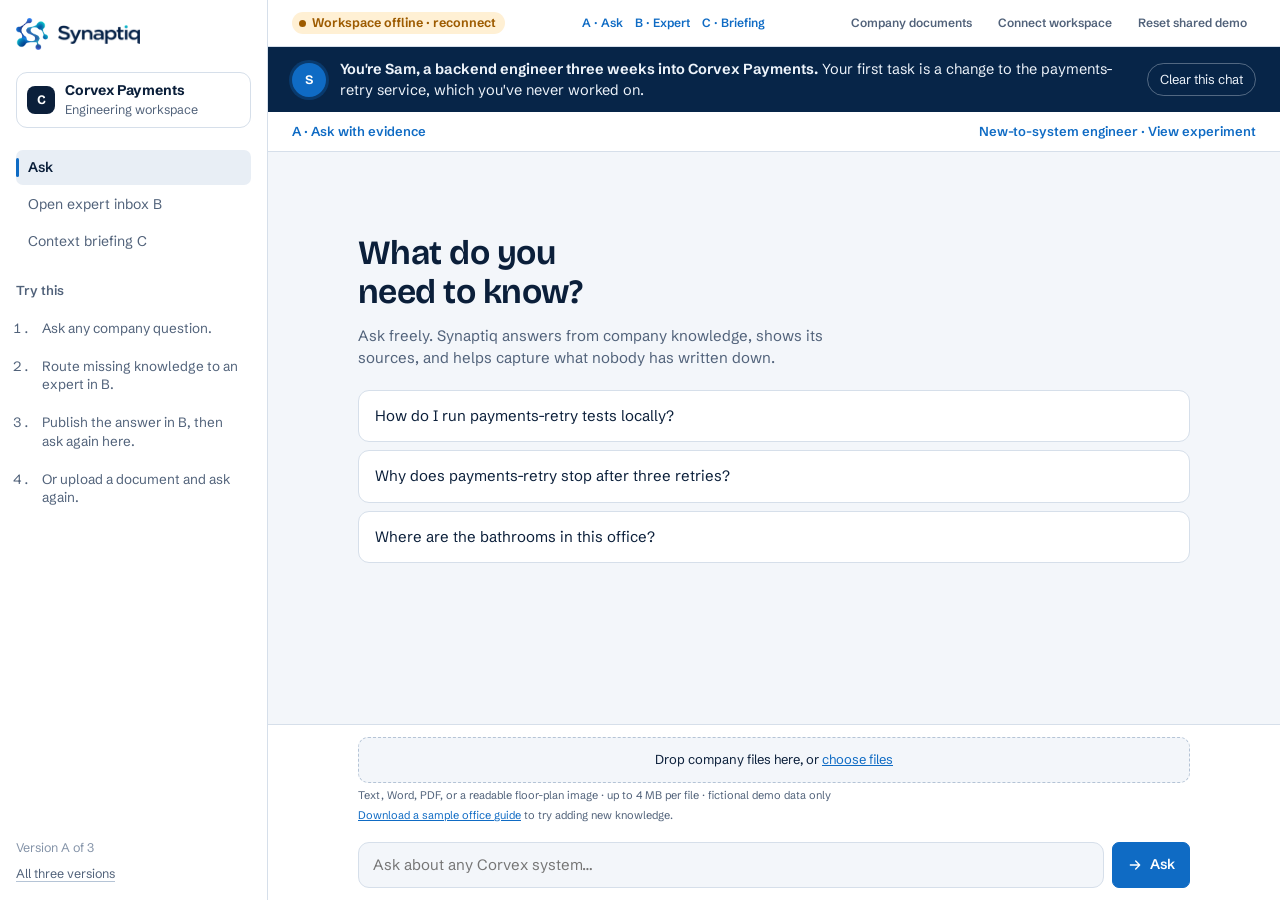
<file: docs/a/index.html>
<!doctype html>
<html lang="en">
<head>
<meta charset="utf-8">
<meta name="viewport" content="width=device-width, initial-scale=1, viewport-fit=cover">
<meta name="description" content="Synaptiq: a live prototype that finds what your company forgot to document.">
<meta name="theme-color" content="#072548">
<link rel="icon" type="image/png" href="[data-uri]">
<title>Ask Synaptiq</title>
<link rel="preconnect" href="https://fonts.googleapis.com">
<link rel="preconnect" href="https://fonts.gstatic.com" crossorigin>
<link rel="stylesheet" href="https://fonts.googleapis.com/css2?family=Bricolage+Grotesque:opsz,wght@12..96,600..700&family=JetBrains+Mono:wght@400;500&family=Schibsted+Grotesk:wght@400..700&display=swap">
<style>
/* Synaptiq UI kit. App shell: left rail (workspace, navigation, guided steps) beside a scrolling work area under a scenario band. */
:root {
  --paper: #f3f6fa;
  --surface: #ffffff;
  --sunk: #e8eef5;
  --ink: #0b1f3a;
  --muted: #51627a;
  --faint: #8493a8;
  --line: #d6dfea;
  --line-strong: #b5c4d6;
  --brand: #0f6bc4;
  --brand-deep: #0a4f99;
  --brand-ink: #ffffff;
  --brand-weak: #e4effb;
  --cyan: #0bb6c7;
  --gap: #9d5b00;
  --gap-weak: #fff0d4;
  --risk: #b42318;
  --risk-weak: #fdeceb;
  --focus: #2f6fdb;
  --band: #072548;
  --band-ink: #eef4fb;
  --wordmark-filter: none;
  --shadow: 0 1px 2px rgba(11, 31, 58, .05), 0 8px 24px -12px rgba(11, 31, 58, .2);
  --shadow-lift: 0 2px 4px rgba(11, 31, 58, .06), 0 18px 36px -16px rgba(11, 31, 58, .3);

  --f-display: "Bricolage Grotesque", "Segoe UI", system-ui, sans-serif;
  --f-ui: "Schibsted Grotesk", "Segoe UI", system-ui, -apple-system, sans-serif;
  --f-code: "JetBrains Mono", ui-monospace, "SFMono-Regular", Menlo, monospace;

  --ease: cubic-bezier(.2, .8, .2, 1);
  --spring: cubic-bezier(.34, 1.4, .64, 1);
  --r-sm: 7px;
  --r-md: 11px;
  --r-lg: 16px;
}
@media (prefers-color-scheme: dark) {
  :root:not([data-theme="light"]) {
    --paper: #09121d; --surface: #0f1b29; --sunk: #152436; --ink: #e4ecf6; --muted: #98a9bf; --faint: #6b7d95;
    --line: #1f3147; --line-strong: #30475f; --brand: #5aa9ff; --brand-deep: #8cc4ff; --brand-ink: #04162d; --brand-weak: #0f2a4a; --cyan: #3fd3e0;
    --gap: #f0a73a; --gap-weak: #33250d; --risk: #f2766c; --risk-weak: #3a1a18; --focus: #9cc2ff; --band: #0f2747; --band-ink: #e4ecf6;
    --wordmark-filter: brightness(0) invert(.94);
    --shadow: 0 1px 2px rgba(0, 0, 0, .4), 0 10px 28px -14px rgba(0, 0, 0, .7);
    --shadow-lift: 0 2px 4px rgba(0, 0, 0, .45), 0 20px 40px -16px rgba(0, 0, 0, .8);
    color-scheme: dark;
  }
}
:root[data-theme="dark"] {
  --paper: #09121d; --surface: #0f1b29; --sunk: #152436; --ink: #e4ecf6; --muted: #98a9bf; --faint: #6b7d95;
  --line: #1f3147; --line-strong: #30475f; --brand: #5aa9ff; --brand-deep: #8cc4ff; --brand-ink: #04162d; --brand-weak: #0f2a4a; --cyan: #3fd3e0;
  --gap: #f0a73a; --gap-weak: #33250d; --risk: #f2766c; --risk-weak: #3a1a18; --focus: #9cc2ff; --band: #0f2747; --band-ink: #e4ecf6;
  --wordmark-filter: brightness(0) invert(.94);
  --shadow: 0 1px 2px rgba(0, 0, 0, .4), 0 10px 28px -14px rgba(0, 0, 0, .7);
  --shadow-lift: 0 2px 4px rgba(0, 0, 0, .45), 0 20px 40px -16px rgba(0, 0, 0, .8);
  color-scheme: dark;
}

* { box-sizing: border-box; }
html, body { height: 100%; }
body {
  margin: 0;
  background: var(--paper);
  color: var(--ink);
  font: 15px/1.5 var(--f-ui);
  -webkit-font-smoothing: antialiased;
  text-rendering: optimizeLegibility;
}
::selection { background: color-mix(in srgb, var(--brand) 28%, transparent); }
button, input, textarea, select { font: inherit; color: inherit; }
button { cursor: pointer; -webkit-tap-highlight-color: transparent; }
:focus-visible { outline: 2px solid var(--focus); outline-offset: 2px; border-radius: 6px; }
code, .code { font-family: var(--f-code); font-size: .84em; background: var(--sunk); padding: .1em .38em; border-radius: 5px; }
h1, h2, h3 { font-family: var(--f-display); font-weight: 650; letter-spacing: -.015em; text-wrap: balance; margin: 0; }
p { margin: 0; }
* { scrollbar-width: thin; scrollbar-color: var(--line-strong) transparent; }

/* ---------- shell ---------- */
.app { display: grid; grid-template-columns: 268px minmax(0, 1fr); height: 100%; }
.rail {
  background: var(--surface);
  border-right: 1px solid var(--line);
  display: flex; flex-direction: column; gap: 22px;
  padding: 18px 16px 16px;
  overflow-y: auto;
}
.rail > * { animation: rise .55s var(--ease) both; }
.rail > *:nth-child(2) { animation-delay: .05s; }
.rail > *:nth-child(3) { animation-delay: .1s; }
.rail > *:nth-child(4) { animation-delay: .15s; }
.rail > *:nth-child(5) { animation-delay: .2s; }
.main { animation: fade .5s .1s var(--ease) both; }
@keyframes rise { from { opacity: 0; transform: translateY(8px); } }
@keyframes fade { from { opacity: 0; } }

.brand { display: flex; align-items: center; gap: 10px; color: var(--brand); text-decoration: none; }
.brand .brand-mark { width: 32px; height: 32px; object-fit: contain; flex: none; transition: transform .6s var(--spring); }
.brand:hover .brand-mark { transform: rotate(-14deg) scale(1.08); }
.brand .wordmark { height: 19px; width: auto; display: block; filter: var(--wordmark-filter); }
.workspace { display: flex; align-items: center; gap: 10px; padding: 9px 10px; border: 1px solid var(--line); border-radius: var(--r-md); transition: border-color .2s, background .2s; }
.workspace:hover { border-color: var(--line-strong); background: var(--paper); }
.ws-logo { width: 28px; height: 28px; border-radius: 8px; background: var(--ink); color: var(--surface); display: grid; place-items: center; font: 700 13px var(--f-display); flex: none; }
.ws-meta { min-width: 0; line-height: 1.25; }
.ws-meta strong { display: block; font-size: 14px; }
.ws-meta span { font-size: 12.5px; color: var(--muted); }
.nav { display: flex; flex-direction: column; gap: 2px; }
.nav a {
  position: relative; display: flex; align-items: center; justify-content: space-between; gap: 8px;
  padding: 7px 10px 7px 12px; border-radius: var(--r-sm); color: var(--muted); text-decoration: none; font-size: 14px;
  transition: background .18s, color .18s, padding .25s var(--ease);
}
.nav a::before { content: ""; position: absolute; left: 0; top: 8px; bottom: 8px; width: 3px; border-radius: 3px; background: var(--brand); transform: scaleY(0); transition: transform .25s var(--ease); }
.nav a:hover { background: var(--paper); color: var(--ink); padding-left: 15px; }
.nav a.on { background: var(--sunk); color: var(--ink); font-weight: 600; }
.nav a.on::before { transform: scaleY(1); }
.nav .count { font-size: 12px; color: var(--faint); font-variant-numeric: tabular-nums; min-width: 20px; text-align: right; }
.nav .count.bump { animation: bump .6s var(--spring); color: var(--brand); font-weight: 700; }
@keyframes bump { 40% { transform: scale(1.45); } }

/* guided steps */
.try { display: flex; flex-direction: column; gap: 10px; }
.try h4 { margin: 0; font-size: 13px; color: var(--muted); font-weight: 600; }
.try ol { list-style: none; margin: 0; padding: 0; display: flex; flex-direction: column; gap: 4px; }
.try li { display: grid; grid-template-columns: 22px 1fr; gap: 9px; align-items: start; font-size: 13.5px; line-height: 1.35; color: var(--muted); padding: 8px; border-radius: var(--r-sm); transition: background .3s, color .3s; }
.try li .tick { width: 22px; height: 22px; border-radius: 50%; border: 1.5px solid var(--line-strong); display: grid; place-items: center; font-size: 11px; font-weight: 700; color: var(--faint); transition: all .3s var(--ease); }
.try li .tick svg { width: 12px; height: 12px; }
.try li.just .tick path { stroke-dasharray: 22; stroke-dashoffset: 22; animation: draw .45s .15s var(--ease) forwards; }
@keyframes draw { to { stroke-dashoffset: 0; } }
.try li.now { background: var(--brand-weak); color: var(--ink); }
.try li.now .tick { border-color: var(--brand); color: var(--brand); box-shadow: 0 0 0 4px color-mix(in srgb, var(--brand) 14%, transparent); }
.try li.done { color: var(--faint); }
.try li.done span:last-child { text-decoration: line-through; text-decoration-color: var(--line-strong); }
.try li.done .tick { background: var(--brand); border-color: var(--brand); color: var(--brand-ink); }
.try li.just .tick { animation: pop .45s var(--spring); }
@keyframes pop { 0% { transform: scale(.6); } 100% { transform: scale(1); } }
.try .finished { font-size: 13px; color: var(--brand); font-weight: 600; padding: 0 8px; animation: rise .4s var(--ease) both; }
.rail-foot { margin-top: auto; display: flex; flex-direction: column; gap: 8px; font-size: 12.5px; color: var(--faint); }
.rail-foot a { color: var(--muted); text-decoration-color: var(--line-strong); text-underline-offset: 3px; transition: color .2s; }
.rail-foot a:hover { color: var(--brand); text-decoration-color: currentColor; }

/* work area */
.main { display: flex; flex-direction: column; min-width: 0; min-height: 0; }
.scenario {
  display: flex; align-items: center; gap: 14px; flex-wrap: wrap;
  padding-block: 12px;
  padding-left: max(24px, env(safe-area-inset-left, 0px));
  padding-right: max(24px, env(safe-area-inset-right, 0px));
  background: var(--band); color: var(--band-ink);
}
.scenario .who { width: 34px; height: 34px; border-radius: 50%; background: var(--brand); color: var(--brand-ink); display: grid; place-items: center; font: 700 13px var(--f-display); flex: none; box-shadow: 0 0 0 3px color-mix(in srgb, var(--brand) 30%, transparent); }
.scenario p { flex: 1 1 320px; min-width: 0; font-size: 14.5px; line-height: 1.4; }
.scenario p b { font-weight: 650; }
.scenario .restart {
  display: inline-flex; align-items: center; gap: 6px;
  background: transparent; color: var(--band-ink); border: 1px solid color-mix(in srgb, var(--band-ink) 32%, transparent);
  padding: 6px 12px; border-radius: 999px; font-size: 13px; transition: background .2s, border-color .2s;
}
.scenario .restart svg { width: 14px; height: 14px; transition: transform .5s var(--ease); }
.scenario .restart:hover { background: color-mix(in srgb, var(--band-ink) 12%, transparent); border-color: color-mix(in srgb, var(--band-ink) 55%, transparent); }
.scenario .restart:hover svg { transform: rotate(-200deg); }
.work { flex: 1; min-height: 0; overflow-y: auto; scroll-behavior: smooth; }
.work-inner {
  max-width: 880px; margin: 0 auto;
  padding-block: 28px 40px;
  padding-left: max(24px, env(safe-area-inset-left, 0px));
  padding-right: max(24px, env(safe-area-inset-right, 0px));
}

/* ---------- elements ---------- */
.btn {
  position: relative; display: inline-flex; align-items: center; justify-content: center; gap: 7px;
  border: 1px solid var(--line); background: var(--surface); color: var(--ink);
  padding: 8px 14px; border-radius: var(--r-sm); font-size: 14px; font-weight: 600; line-height: 1.2;
  transition: background .18s, border-color .18s, color .18s, box-shadow .25s var(--ease), transform .25s var(--ease);
}
.btn:hover { border-color: var(--line-strong); transform: translateY(-1px); box-shadow: 0 6px 14px -8px rgba(19, 32, 42, .35); }
.btn:active { transform: translateY(0) scale(.98); box-shadow: none; transition-duration: .08s; }
.btn.primary { background: var(--brand); border-color: var(--brand); color: var(--brand-ink); }
.btn.primary:hover { background: var(--brand-deep); border-color: var(--brand-deep); box-shadow: 0 8px 18px -8px color-mix(in srgb, var(--brand) 70%, transparent); }
.btn.quiet { border-color: transparent; background: transparent; color: var(--muted); }
.btn.quiet:hover { background: var(--sunk); color: var(--ink); box-shadow: none; }
.btn[disabled] { opacity: .5; cursor: default; transform: none; box-shadow: none; }
.btn svg { width: 16px; height: 16px; flex: none; transition: transform .3s var(--spring); }
.btn:hover svg { transform: scale(1.12); }

.pill { display: inline-flex; align-items: center; gap: 6px; padding: 3px 9px 3px 7px; border-radius: 999px; font-size: 12.5px; font-weight: 650; line-height: 1.3; white-space: nowrap; animation: pop .35s var(--spring) both; }
.pill::before { content: ""; width: 7px; height: 7px; border-radius: 50%; background: currentColor; }
.pill.ok { background: var(--brand-weak); color: var(--brand); }
.pill.gap { background: var(--gap-weak); color: var(--gap); }
.pill.gap::before { animation: blink 1.6s ease-in-out infinite; }
@keyframes blink { 50% { opacity: .35; } }
.pill.risk { background: var(--risk-weak); color: var(--risk); }
.pill.plain { background: var(--sunk); color: var(--muted); }

.avatar { width: 30px; height: 30px; border-radius: 50%; display: grid; place-items: center; font: 700 12px var(--f-display); color: #fff; flex: none; transition: transform .3s var(--spring), box-shadow .3s; }
.avatar:hover { transform: scale(1.1); box-shadow: 0 0 0 2px var(--surface), 0 0 0 4px var(--line-strong); }
.av-1 { background: #6d5bd0; } .av-2 { background: #c2570c; } .av-3 { background: #1f7a4d; } .av-4 { background: #2e6ac9; } .av-5 { background: #a1366e; }
.online { position: relative; }
.online::after { content: ""; position: absolute; right: -1px; bottom: -1px; width: 9px; height: 9px; border-radius: 50%; background: #22a06b; border: 2px solid var(--surface); }

/* knowledge card: an answer that carries its own evidence */
.kcard { background: var(--surface); border: 1px solid var(--line); border-radius: var(--r-lg); box-shadow: var(--shadow); overflow: hidden; transition: border-color .25s, box-shadow .35s var(--ease), transform .35s var(--ease); }
.kcard:hover { border-color: var(--line-strong); box-shadow: var(--shadow-lift); }
.kcard-head { display: flex; align-items: center; justify-content: space-between; gap: 10px; flex-wrap: wrap; padding: 13px 16px; border-bottom: 1px solid var(--line); }
.kcard-head h3 { font-size: 15.5px; }
.kcard-body { padding: 14px 16px 16px; display: flex; flex-direction: column; gap: 12px; }
.trail { list-style: none; margin: 0; padding: 0; display: flex; flex-direction: column; }
.trail li { position: relative; display: grid; grid-template-columns: 18px minmax(0, 1fr); gap: 10px; padding: 4px 6px 12px 0; font-size: 13.5px; line-height: 1.4; border-radius: 8px; animation: rise .45s var(--ease) both; }
.trail li:nth-child(2) { animation-delay: .12s; }
.trail li:nth-child(3) { animation-delay: .24s; }
.trail li:nth-child(4) { animation-delay: .36s; }
.trail li:last-child { padding-bottom: 4px; }
.trail li::before { content: ""; position: absolute; left: 8px; top: 20px; bottom: -4px; width: 1.5px; background: var(--line-strong); transform-origin: top; animation: grow .5s .2s var(--ease) both; }
@keyframes grow { from { transform: scaleY(0); } }
.trail li:last-child::before { display: none; }
.trail .node { width: 18px; height: 18px; border-radius: 50%; border: 1.5px solid var(--brand); background: var(--surface); display: grid; place-items: center; margin-top: 1px; position: relative; z-index: 1; transition: transform .3s var(--spring), box-shadow .3s; }
.trail .node::after { content: ""; width: 6px; height: 6px; border-radius: 50%; background: var(--brand); }
.trail li:hover .node { transform: scale(1.18); box-shadow: 0 0 0 4px color-mix(in srgb, var(--brand) 16%, transparent); }
.trail .node.miss { border-color: var(--gap); border-style: dashed; }
.trail .node.miss::after { background: transparent; border: 1.5px solid var(--gap); width: 4px; height: 4px; }
.trail li:hover .node.miss { box-shadow: 0 0 0 4px color-mix(in srgb, var(--gap) 18%, transparent); }
.trail .k { color: var(--muted); font-size: 12.5px; }
.facts { display: grid; grid-template-columns: repeat(auto-fit, minmax(150px, 1fr)); gap: 1px; background: var(--line); border-top: 1px solid var(--line); margin: 0; }
.facts div { background: var(--surface); padding: 10px 16px; min-width: 0; transition: background .2s; }
.facts div:hover { background: var(--paper); }
.facts dt { font-size: 12px; color: var(--muted); }
.facts dd { margin: 2px 0 0; font-size: 13.5px; font-weight: 600; overflow-wrap: anywhere; }

/* toast */
.toasts { position: fixed; right: max(20px, env(safe-area-inset-right, 0px)); top: calc(72px + env(safe-area-inset-top, 0px)); display: flex; flex-direction: column; gap: 8px; z-index: 50; max-width: min(380px, calc(100vw - 32px)); pointer-events: none; }
.toast {
  position: relative; overflow: hidden; pointer-events: auto;
  background: var(--surface); color: var(--ink); border: 1px solid var(--line);
  padding: 11px 14px 13px; border-radius: var(--r-md); font-size: 14px; line-height: 1.4;
  box-shadow: 0 16px 36px -12px rgba(19, 32, 42, .38);
  display: flex; gap: 10px; align-items: flex-start;
  animation: toast-in .45s var(--spring) both;
}
.toast .dot { width: 18px; height: 18px; border-radius: 50%; background: var(--brand); color: var(--brand-ink); display: grid; place-items: center; flex: none; margin-top: 1px; }
.toast .dot svg { width: 11px; height: 11px; }
.toast .bar { position: absolute; left: 0; bottom: 0; height: 2px; width: 100%; background: var(--brand); transform-origin: left; animation: shrink 4.2s linear forwards; }
.toast.leaving { animation: toast-out .3s var(--ease) forwards; }
@keyframes toast-in { from { opacity: 0; transform: translateX(24px) scale(.96); } }
@keyframes toast-out { to { opacity: 0; transform: translateX(24px); } }
@keyframes shrink { to { transform: scaleX(0); } }

/* thinking indicator */
.thinking { display: flex; flex-direction: column; gap: 7px; font-size: 13.5px; color: var(--muted); }
.thinking .step { display: flex; align-items: center; gap: 9px; animation: rise .3s var(--ease) both; }
.thinking .spin { width: 14px; height: 14px; border-radius: 50%; border: 2px solid var(--line); border-top-color: var(--brand); animation: spin .7s linear infinite; flex: none; }
.thinking .step:not(.done) span:last-child {
  background: linear-gradient(90deg, var(--muted) 0%, var(--ink) 45%, var(--muted) 90%);
  background-size: 220% 100%; -webkit-background-clip: text; background-clip: text; color: transparent;
  animation: shimmer 1.3s linear infinite;
}
.thinking .step.done .spin { animation: pop .3s var(--spring); border-color: var(--brand); background: var(--brand); }
@keyframes spin { to { transform: rotate(360deg); } }
@keyframes shimmer { from { background-position: 120% 0; } to { background-position: -100% 0; } }

/* streaming caret */
.typing::after { content: ""; display: inline-block; width: 2px; height: 1em; margin-left: 2px; vertical-align: -2px; background: var(--brand); animation: caret .9s steps(1) infinite; }
@keyframes caret { 50% { opacity: 0; } }

.reveal { animation: reveal .45s var(--ease) both; }
@keyframes reveal { from { opacity: 0; transform: translateY(8px); } }
.cue { animation: cue 2s var(--ease) infinite; }
@keyframes cue { 0% { box-shadow: 0 0 0 0 color-mix(in srgb, var(--brand) 45%, transparent); } 70%, 100% { box-shadow: 0 0 0 10px transparent; } }

.sr-only { position: absolute; width: 1px; height: 1px; overflow: hidden; clip: rect(0 0 0 0); white-space: nowrap; }

@media (prefers-reduced-motion: reduce) {
  *, *::before, *::after { animation-duration: .01ms !important; animation-delay: 0s !important; animation-iteration-count: 1 !important; transition-duration: .01ms !important; scroll-behavior: auto !important; }
}

/* ---------- narrow ---------- */
@media (max-width: 860px) {
  .app { grid-template-columns: minmax(0, 1fr); grid-template-rows: auto minmax(0, 1fr); }
  .rail { border-right: 0; border-bottom: 1px solid var(--line); flex-direction: row; flex-wrap: wrap; align-items: center; gap: 10px 14px; padding: 10px 16px; overflow: visible; }
  .rail .workspace, .rail .nav, .rail-foot { display: none; }
  .try { flex: 1 1 100%; gap: 6px; }
  .try h4 { display: none; }
  .try ol { flex-direction: row; gap: 6px; }
  .try li { flex: 1; grid-template-columns: 22px 1fr; padding: 6px; font-size: 12px; }
  .try li:not(.now) span:last-child { display: none; }
  .try li:not(.now) { flex: 0 0 auto; }
  .scenario { padding-left: max(16px, env(safe-area-inset-left, 0px)); padding-right: max(16px, env(safe-area-inset-right, 0px)); padding-block: 10px; gap: 10px; flex-wrap: nowrap; align-items: flex-start; }
  .scenario .who { display: none; }
  .scenario p { flex: 1 1 auto; font-size: 13px; line-height: 1.38; }
  .scenario .restart { padding: 5px 10px; font-size: 12px; white-space: nowrap; }
  .toasts { top: calc(12px + env(safe-area-inset-top, 0px)); left: max(16px, env(safe-area-inset-left, 0px)); right: max(16px, env(safe-area-inset-right, 0px)); max-width: none; }
  .work-inner { padding-left: max(16px, env(safe-area-inset-left, 0px)); padding-right: max(16px, env(safe-area-inset-right, 0px)); padding-block: 20px 32px; }
}

.live-bar{display:flex;gap:12px;align-items:center;justify-content:space-between;padding:10px 24px;border-bottom:1px solid var(--line);background:var(--surface);flex-wrap:wrap;font-size:13px}.live-bar .btn{font-size:12px;padding:5px 8px}.live-dialog{width:min(720px,94vw);max-height:85vh;overflow:auto;border:1px solid var(--line);border-radius:16px;padding:24px;background:var(--surface);color:var(--ink);box-shadow:var(--shadow)}.live-dialog::backdrop{background:#07254888;backdrop-filter:blur(4px)}.live-dialog-body{display:grid;gap:16px;margin-top:20px}.live-dialog label{display:grid;gap:8px}.live-dialog input,.field input{border:1px solid var(--line);border-radius:8px;background:var(--paper);padding:12px;color:var(--ink);font:inherit}.live-document{padding:16px 0;border-top:1px solid var(--line)}.live-document pre{white-space:pre-wrap;overflow-wrap:anywhere;font:inherit;font-size:13px;max-height:240px;overflow:auto;padding:12px;background:var(--sunk);border-radius:8px}.live-drop{display:block;border:1px dashed var(--line-strong);padding:12px;border-radius:10px;text-align:center;font-size:13px;cursor:pointer;background:var(--paper);transition:background .15s,border-color .15s}.live-drop span{color:var(--brand);text-decoration:underline}.live-drop.dragging{border-color:var(--brand);background:var(--brand-weak)}.live-drop.uploading{opacity:.6;pointer-events:none}.live-hint{font-size:11px;color:var(--muted);margin-top:4px}.live-upload-inline{max-width:832px;margin:0 auto 8px}.live-error{border-left:3px solid var(--gap);padding:10px 12px;background:var(--gap-weak);border-radius:6px;font-size:14px;overflow-wrap:anywhere}.live-answer{white-space:pre-wrap;overflow-wrap:anywhere}.live-pending{color:var(--muted);padding:14px 0;animation:pulse 1.5s infinite}.live-brief{display:grid;gap:18px;margin-top:24px}.live-brief h3{font-size:15px}.upload-feedback:empty{display:none}.upload-feedback{max-height:95px;overflow:auto;font-size:12px}.live-dialog details{margin-top:8px}.live-dialog summary{cursor:pointer;color:var(--brand)}.a-body .lead{line-height:1.7}.live-bar+.scenario{border-top:0}@media(max-width:700px){.live-bar{padding:8px 12px;gap:6px}.live-bar .row{gap:4px}.live-upload-inline .live-hint{display:none}.composer{padding-top:8px}.live-dialog{padding:16px}.live-bar .btn{font-size:11px}}
.live-versions{display:flex;gap:12px;font-size:12px;font-weight:600}.live-versions a{color:var(--brand);text-decoration:none}.live-versions a:hover{text-decoration:underline}.try li{display:list-item;margin-left:18px}.try ol{list-style:decimal}.try p{font-size:13px;color:var(--muted);line-height:1.5}@media(max-width:860px){.rail .try{display:none}.live-bar{gap:8px}.live-versions{gap:14px}}

/* Experiment cues and evidence stay readable without competing with the task. */
.live-experiment{padding:10px 24px;border-bottom:1px solid var(--line);background:var(--surface);font-size:13px}
.live-experiment>summary{display:flex;align-items:center;justify-content:space-between;gap:8px;cursor:pointer;color:var(--brand);font-weight:600;flex-wrap:wrap}
.live-experiment p{max-width:85ch;margin-top:8px;color:var(--muted)}
.live-source{min-width:0;flex:1}.live-source summary{cursor:pointer;color:var(--brand);font-weight:600;overflow-wrap:anywhere}.live-source pre{white-space:pre-wrap;overflow-wrap:anywhere;max-height:240px;overflow:auto;font:13px/1.6 var(--f-ui);padding:12px;background:var(--paper);border-radius:8px;margin:8px 0}
.live-reask{align-self:flex-start;font-size:12px}.live-hint a{color:var(--brand)}
.live-library{margin-top:24px;display:grid;gap:10px}.live-library h2{font-size:19px}.live-published{padding:16px;border:1px solid var(--line);border-radius:var(--r-md);background:var(--surface)}.live-published summary{cursor:pointer;font-weight:600}.live-published p{margin-top:10px}.live-published .btn{margin-top:12px}
.live-handoff{display:grid;grid-template-columns:minmax(0,1.4fr) minmax(300px,1fr);gap:18px;align-items:start}.live-brief-panel .panel-h{padding-top:18px}.live-brief-sections{display:grid;gap:12px;margin-top:8px}.live-brief-section{border-left:3px solid var(--brand);padding:4px 0 4px 14px}.live-brief-section h3{font:600 14px var(--f-ui);margin-bottom:6px;color:var(--brand)}.live-brief-section p{font-size:14px;line-height:1.65}.live-brief-section.is-gap{border-color:var(--gap);background:var(--gap-weak);border-radius:0 8px 8px 0;padding:12px 14px}.live-brief-section.is-gap h3{color:var(--gap)}.live-brief-evidence{border-top:1px solid var(--line);padding-top:12px;margin-top:16px}.live-brief-evidence>summary{color:var(--brand);cursor:pointer;font-size:13px}.live-decision textarea{width:100%;min-height:110px;border:1px solid var(--line);border-radius:8px;background:var(--paper);padding:12px;resize:vertical;line-height:1.5}.live-decision .field{display:grid;gap:8px;font-size:13px}.live-decision #decisionResult{display:grid;gap:12px;font-size:14px}.live-decision .trail{font-size:12px}.live-decision .btn{white-space:normal;text-align:left}
@media(max-width:1050px){.live-handoff{grid-template-columns:minmax(0,1fr)}}
@media(max-width:700px){.live-experiment{padding:10px 16px}.live-experiment>summary .k{font-size:11px}}

[hidden]{display:none!important}

/* Version A: chat thread with evidence-carrying answers */
.thread { display: flex; flex-direction: column; gap: 22px; }
.empty { display: flex; flex-direction: column; gap: 14px; padding-top: 6vh; }
.empty h1 { font-size: clamp(26px, 4vw, 34px); line-height: 1.12; max-width: 18ch; }
.empty p { color: var(--muted); max-width: 52ch; }
.suggest { display: flex; flex-direction: column; gap: 8px; margin-top: 6px; }
.suggest button {
  text-align: left; display: block; width: 100%; line-height: 1.5; overflow-wrap: break-word;
  background: var(--surface); border: 1px solid var(--line); border-radius: var(--r-md);
  padding: 14px 16px; font-size: 15px;
  transition: border-color .2s, box-shadow .3s var(--ease), transform .3s var(--ease);
  animation: rise .5s var(--ease) both;
}
.suggest button:nth-child(2) { animation-delay: .08s; }
.suggest button:nth-child(3) { animation-delay: .16s; }
.suggest .ic { width: 34px; height: 34px; border-radius: 9px; display: grid; place-items: center; background: var(--sunk); color: var(--muted); transition: background .25s, color .25s, transform .35s var(--spring); }
.suggest .ic svg { width: 17px; height: 17px; }
.suggest button:hover { border-color: var(--brand); transform: translateX(4px); box-shadow: var(--shadow); }
.suggest button:hover .ic { background: var(--brand-weak); color: var(--brand); transform: rotate(-6deg) scale(1.06); }
.suggest button small { color: var(--faint); font-size: 12.5px; white-space: nowrap; transition: color .2s; }
.suggest button:hover small { color: var(--brand); }
.q { align-self: flex-end; max-width: min(560px, 88%); background: var(--band); color: var(--band-ink); padding: 10px 14px; border-radius: 16px 16px 4px 16px; font-size: 15px; transform-origin: bottom right; animation: bubble .4s var(--spring) both; }
@keyframes bubble { from { opacity: 0; transform: scale(.92) translateY(6px); } }
.a { display: grid; grid-template-columns: 30px minmax(0, 1fr); gap: 12px; align-items: start; }
.a-mark { width: 30px; height: 30px; border-radius: 50%; background: var(--brand-weak); color: var(--brand); display: grid; place-items: center; animation: pop .4s var(--spring) both; }
.a-mark img { width: 20px; height: 20px; object-fit: contain; }
.a-body { display: flex; flex-direction: column; gap: 12px; min-width: 0; }
.lead { font-size: 15px; line-height: 1.55; }
.steps { margin: 0; padding-left: 20px; display: flex; flex-direction: column; gap: 6px; font-size: 14.5px; }
.label { font-size: 12.5px; color: var(--muted); font-weight: 600; }
.warn { background: var(--gap-weak); color: var(--ink); border-radius: var(--r-md); padding: 10px 12px; font-size: 14px; display: flex; gap: 10px; }
.warn b { color: var(--gap); }
.expert { display: flex; gap: 12px; align-items: flex-start; flex-wrap: wrap; padding: 12px; border: 1px dashed var(--line-strong); border-radius: var(--r-md); transition: border-color .25s, background .25s; }
.expert:hover { border-color: var(--brand); background: color-mix(in srgb, var(--brand-weak) 45%, transparent); }
.expert .who { flex: 1 1 220px; min-width: 0; font-size: 14px; line-height: 1.4; }
.expert .who strong { display: block; }
.expert .who span { color: var(--muted); font-size: 13px; }
.row { display: flex; gap: 8px; flex-wrap: wrap; align-items: center; }
.draft { display: flex; flex-direction: column; gap: 10px; padding: 14px; background: var(--sunk); border-radius: var(--r-md); }
.draft textarea { width: 100%; min-height: 104px; resize: vertical; border: 1px solid var(--line); border-radius: var(--r-sm); background: var(--surface); padding: 10px 12px; font-size: 14px; line-height: 1.45; }
.attach { display: flex; gap: 6px; flex-wrap: wrap; }
.attach span { font-size: 12.5px; background: var(--surface); border: 1px solid var(--line); border-radius: 999px; padding: 3px 10px; color: var(--muted); font-family: var(--f-code); transition: border-color .2s, color .2s; }
.attach span:hover { border-color: var(--brand); color: var(--brand); }
.waiting { display: flex; align-items: center; gap: 12px; flex-wrap: wrap; font-size: 14px; color: var(--muted); }
.waiting .spin { width: 14px; height: 14px; border-radius: 50%; border: 2px solid var(--line); border-top-color: var(--brand); animation: spin .8s linear infinite; }
.saved-note { display: flex; gap: 10px; align-items: center; font-size: 14px; color: var(--brand); font-weight: 600; }
.recap { border-top: 1px solid var(--line); padding-top: 18px; display: flex; flex-direction: column; gap: 6px; }
.recap h2 { font-size: 20px; }
.recap p { color: var(--muted); max-width: 60ch; }
.composer {
  border-top: 1px solid var(--line); background: var(--surface);
  padding-block: 12px calc(12px + env(safe-area-inset-bottom, 0px));
  padding-left: max(24px, env(safe-area-inset-left, 0px));
  padding-right: max(24px, env(safe-area-inset-right, 0px));
}
.composer form { max-width: 832px; margin: 0 auto; display: flex; gap: 8px; }
.composer input { flex: 1; min-width: 0; border: 1px solid var(--line); background: var(--paper); border-radius: var(--r-md); padding: 11px 14px; font-size: 15px; transition: border-color .2s, box-shadow .25s, background .2s; }
.composer input:hover { border-color: var(--line-strong); }
.composer input:focus { outline: none; border-color: var(--brand); background: var(--surface); box-shadow: 0 0 0 4px color-mix(in srgb, var(--brand) 16%, transparent); }
.composer .btn svg { transition: transform .35s var(--spring); }
.composer .btn:hover svg { transform: translate(2px, -2px) rotate(-8deg); }
.chips { max-width: 832px; margin: 0 auto 10px; display: flex; gap: 6px; flex-wrap: wrap; }
.chips button { border: 1px solid var(--line); background: var(--surface); border-radius: 999px; padding: 5px 12px; font-size: 13px; color: var(--muted); transition: border-color .2s, color .2s, background .2s, transform .25s var(--ease); animation: rise .4s var(--ease) both; }
.chips button:hover { border-color: var(--brand); color: var(--brand); background: var(--brand-weak); transform: translateY(-1px); }
.chips button[disabled] { opacity: .5; transform: none; }
@media (max-width: 860px) {
  .composer { padding-left: max(16px, env(safe-area-inset-left, 0px)); padding-right: max(16px, env(safe-area-inset-right, 0px)); }
  .empty { padding-top: 0; }
  .suggest button small { display: none; }
  .chips { flex-wrap: nowrap; overflow-x: auto; margin-bottom: 8px; scrollbar-width: none; }
  .chips button { white-space: nowrap; }
}
</style>
</head>
<body>


<div class="app">
  <aside class="rail">
    <a class="brand" id="brand" href="../" aria-label="Synaptiq, all versions"></a>
    <div class="workspace"><div class="ws-logo">C</div><div class="ws-meta"><strong>Corvex Payments</strong><span>Engineering workspace</span></div></div>
    <nav class="nav" aria-label="Synaptiq">
      <a class="on" href="#ask" onclick="return false">Ask</a>
      <a href="#saved" onclick="return false">Saved answers <span class="count" id="savedCount">128</span></a>
      <a href="#mine" onclick="return false">My questions <span class="count" id="mineCount">0</span></a>
    </nav>
    <section class="try" id="try" aria-label="Demo steps"></section>
    <div class="rail-foot">
      <span>Version A of 3</span>
      <a href="../">All three versions</a>
    </div>
  </aside>

  <div class="main">
    <div class="scenario">
      <div class="who" aria-hidden="true">S</div>
      <p><b>You're Sam, a backend engineer three weeks into Corvex Payments.</b> Your first task is a change to the payments-retry service, which you've never worked on.</p>
      <button class="restart" id="restart" type="button"><svg viewBox="0 0 24 24" fill="none" stroke="currentColor" stroke-width="2" stroke-linecap="round" stroke-linejoin="round" aria-hidden="true"><path d="M3 12a9 9 0 1 0 3-6.7"/><path d="M3 4v5h5"/></svg>Restart demo</button>
    </div>
    <div class="work" id="work"><div class="work-inner"><div class="thread" id="thread"></div></div></div>
    <div class="composer">
      <div class="chips" id="chips"></div>
      <form id="ask">
        <label class="sr-only" for="askInput">Ask Synaptiq</label>
        <input id="askInput" autocomplete="off" placeholder="Ask about any Corvex system…">
        <button class="btn primary" type="submit" id="askBtn"><svg viewBox="0 0 24 24" fill="none" stroke="currentColor" stroke-width="2" stroke-linecap="round" stroke-linejoin="round" aria-hidden="true"><path d="M5 12h13M13 6l6 6-6 6"/></svg>Ask</button>
      </form>
    </div>
  </div>
</div>

<script>
/* Synaptiq UI kit: shared helpers */
const REDUCED = window.matchMedia && window.matchMedia("(prefers-reduced-motion: reduce)").matches;
const $ = (sel, root = document) => root.querySelector(sel);
const $$ = (sel, root = document) => Array.from(root.querySelectorAll(sel));
const wait = (ms) => new Promise((r) => setTimeout(r, REDUCED ? Math.min(ms, 60) : ms));
let RUN = 0; // increments on restart so pending async flows stop
const TICK = '<svg viewBox="0 0 24 24" fill="none" stroke="currentColor" stroke-width="3" stroke-linecap="round" stroke-linejoin="round" aria-hidden="true"><path d="M5 12.5l4.5 4.5L19 7.5"/></svg>';
const RESTART_ICON = '<svg viewBox="0 0 24 24" fill="none" stroke="currentColor" stroke-width="2" stroke-linecap="round" stroke-linejoin="round" aria-hidden="true"><path d="M3 12a9 9 0 1 0 3-6.7"/><path d="M3 4v5h5"/></svg>';
const alive = (id) => id === RUN;

const LOGO = '<img class="brand-mark" src="[data-uri]" alt="" width="32" height="32">';
const BRAND = LOGO + '<img class="wordmark" src="[data-uri]" alt="Synaptiq" width="82" height="19">';

function esc(s) {
  return String(s).replace(/[&<>"]/g, (c) => ({ "&": "&amp;", "<": "&lt;", ">": "&gt;", '"': "&quot;" }[c]));
}

function toast(msg) {
  let box = $(".toasts");
  if (!box) { box = document.createElement("div"); box.className = "toasts"; box.setAttribute("role", "status"); document.body.appendChild(box); }
  const t = document.createElement("div");
  t.className = "toast";
  t.innerHTML = '<span class="dot">' + TICK + '</span><span>' + msg + '</span><span class="bar"></span>';
  box.appendChild(t);
  while (box.children.length > 2) box.firstElementChild.remove();
  setTimeout(() => { t.classList.add("leaving"); setTimeout(() => t.remove(), 320); }, 4200);
}

/* stream words into an element, keeping inline markup intact by revealing tokens */
async function stream(el, html, id, speed = 18) {
  el.classList.add("typing");
  const tmp = document.createElement("div");
  tmp.innerHTML = html;
  const words = [];
  (function walk(node, parent) {
    node.childNodes.forEach((n) => {
      if (n.nodeType === 3) {
        n.textContent.split(/(\s+)/).forEach((w) => { if (w) words.push({ parent, text: w }); });
      } else {
        const clone = n.cloneNode(false);
        words.push({ parent, node: clone });
        walk(n, clone);
      }
    });
  })(tmp, el);
  for (const w of words) {
    if (!alive(id)) return;
    if (w.node) w.parent.appendChild(w.node);
    else { w.parent.appendChild(document.createTextNode(w.text)); if (/\S/.test(w.text)) await wait(speed); }
  }
  el.classList.remove("typing");
}

/* animate a number change */
function countTo(el, to, suffix = "") {
  if (!el) return;
  const from = parseInt(el.textContent, 10) || 0;
  if (from === to) { el.textContent = to + suffix; return; }
  const t0 = performance.now(), dur = REDUCED ? 1 : 700;
  el.classList.add("bump");
  (function step(t) {
    const k = Math.min(1, (t - t0) / dur), e = 1 - Math.pow(1 - k, 3);
    el.textContent = Math.round(from + (to - from) * e) + suffix;
    if (k < 1) requestAnimationFrame(step); else setTimeout(() => el.classList.remove("bump"), 500);
  })(t0);
}

/* "Try this" checklist in the rail */
function Checklist(root, steps) {
  let done = 0, just = -1;
  function render() {
    root.innerHTML = "<h4>Try this</h4><ol>" + steps.map((s, i) => {
      const cls = (i < done ? "done" : i === done ? "now" : "") + (i === just ? " just" : "");
      const mark = i < done ? TICK : String(i + 1);
      return '<li class="' + cls + '"><span class="tick" aria-hidden="true">' + mark + "</span><span>" + s + "</span></li>";
    }).join("") + "</ol>" + (done >= steps.length ? '<p class="finished">All steps done. Restart to run it again.</p>' : "");
  }
  render();
  return {
    complete(i) { if (i < done) return; just = i; done = i + 1; render(); },
    reset() { done = 0; just = -1; render(); },
    get step() { return done; },
  };
}

/* thinking steps; resolves after all are shown */
async function think(container, labels, id, each = 650) {
  const box = document.createElement("div");
  box.className = "thinking";
  container.appendChild(box);
  for (const l of labels) {
    if (!alive(id)) return box;
    const s = document.createElement("div");
    s.className = "step";
    s.innerHTML = '<span class="spin"></span><span>' + l + "</span>";
    box.appendChild(s);
    await wait(each);
    s.classList.add("done");
  }
  return box;
}

function scrollDown(el) {
  el.scrollTo({ top: el.scrollHeight, behavior: REDUCED ? "auto" : "smooth" });
  clearTimeout(el._sd);
  el._sd = setTimeout(() => el.scrollTo({ top: el.scrollHeight, behavior: "auto" }), 420);
}

// Public backend URL only. Never place an API key in this file.
window.SYNAPTIQ_API_BASE = "https://synaptiq-class-demo.swoonyspice130.chatgpt.site";

/* Shared live workspace. API credentials are held by server.py, never in this browser. */
const Live = (() => {
  const E = (s) => String(s ?? '').replace(/[&<>"']/g, c => ({'&':'&amp;','<':'&lt;','>':'&gt;','"':'&quot;',"'":'&#39;'}[c]));
  let base = window.SYNAPTIQ_API_BASE || localStorage.getItem('synaptiq-api') || '';
  const incoming = new URLSearchParams(location.search).get('api');
  const validBase = s => { const u = new URL(s); if (u.protocol !== 'https:' && !(u.protocol === 'http:' && ['localhost','127.0.0.1'].includes(u.hostname))) throw Error('Use an HTTPS backend URL.'); if (u.username || u.password || u.search || u.hash || u.pathname !== '/') throw Error('Enter only the backend origin, for example https://your-service.example.com'); return u.origin; };
  if (incoming) { try { base = validBase(incoming); localStorage.setItem('synaptiq-api', base); } catch {} }
  const DEFAULT_API = window.SYNAPTIQ_API_BASE || '';
  // The default backend needs no ?api= in the address bar; keep URLs clean.
  if (incoming && base === DEFAULT_API) { try { const u = new URL(location.href); u.searchParams.delete('api'); history.replaceState(null, '', u); } catch {} }
  if (!base && ['localhost','127.0.0.1'].includes(location.hostname)) base = location.origin;
  let health = null, shared = null;
  const busyButtons = new Set();
  function endpoint(path) { if (!base) throw Error('Connect the hosted workspace using “Connect workspace” above.'); return base + path; }
  async function request(path, body) {
    const controller = new AbortController(); const timer = setTimeout(() => controller.abort(), 65000);
    try {
      const res = await fetch(endpoint(path), {method: body ? 'POST' : 'GET', headers: body ? {'Content-Type':'application/json'} : {}, body: body ? JSON.stringify(body) : undefined, signal: controller.signal});
      let data; try { data = await res.json(); } catch { throw Error('That URL is not the Synaptiq backend. Check the workspace connection.'); }
      if (!res.ok) throw Error(data.error || 'Request failed. Please retry.'); return data;
    } catch (err) { if (err.name === 'AbortError') throw Error('The server took too long. It may be waking up; please retry.'); if (err instanceof TypeError) throw Error('Could not reach the workspace. Check your connection and backend URL.'); throw err; }
    finally { clearTimeout(timer); }
  }
  function link(version) {
    const home = document.querySelector('.rail-foot a')?.getAttribute('href') || './';
    const url = new URL(home, location.href);
    url.search = ''; url.hash = '';
    if (version) url.pathname = url.pathname.replace(/\/?$/, '/') + version + '/';
    if (base && base !== DEFAULT_API) url.searchParams.set('api', base);
    return url.href;
  }
  function propagate() {
    document.querySelectorAll('a[href]').forEach(a => { try {const u = new URL(a.href); if (base && base !== DEFAULT_API && u.origin === location.origin && !a.getAttribute('href').startsWith('#') && !a.hasAttribute('download')) {u.searchParams.set('api',base); a.href=u.href;}} catch {} });
  }
  function error(container, err) { const p=document.createElement('p'); p.className='live-error'; p.setAttribute('role','alert'); p.textContent=err.message || String(err); container.appendChild(p); }
  async function task(button, work) { if (busyButtons.has(button)) return; busyButtons.add(button); button.disabled=true; try {await work();} catch(e) {toast(E(e.message));} finally {button.disabled=false; busyButtons.delete(button);} }
  function sourceList(sources) { return sources.length ? `<ul class="trail">${sources.map(s=>{const doc=shared?.documents.find(d=>d.id===s.id)||s;return `<li><span class="node"></span><details class="live-source"><summary>${E(s.title)}</summary><p class="k">${E(s.owner)} · added ${new Date(s.created*1000).toLocaleDateString()}${s.id.startsWith('answer-')?' · expert approved':''}</p>${doc.text?`<pre>${E(doc.text)}</pre>`:'<p class="k">Uploaded visual source. Available to the model.</p>'}</details></li>`;}).join('')}</ul>` : ''; }
  function experiment(version) {
    const copy={a:['New-to-system engineer','Ask with evidence','Will engineers trust an answer that shows its sources and admits knowledge gaps?','Try a documented question and an undocumented one. Would you act on the answer?'],b:['Go-to expert engineer','Capture once, reuse','Will experts prefer publishing one scoped explanation to answering the same question in DMs?','Publish an explanation, then ask a paraphrased question in A. Would this replace a repeated interruption?'],c:['Deployment / cross-team engineer','Context before questions','Can an engineer prepare for an unfamiliar customer faster with a briefing that exposes missing context?','Read the briefing, then check a deployment decision. What would you still need to ask a teammate?']}[version];
    const box=document.createElement('details');box.className='live-experiment';box.innerHTML=`<summary><span>${version.toUpperCase()} · ${E(copy[1])}</span><span class="k">${E(copy[0])} · View experiment</span></summary><p><b>Hypothesis:</b> ${E(copy[2])}</p><p><b>Test:</b> ${E(copy[3])}</p>`;document.querySelector('.scenario').after(box);
  }
  async function refreshState() { shared=await request('/api/state'); return shared; }
  async function check() {
    const status=document.querySelector('#liveStatus');
    try {health=await request('/api/health'); status.textContent=health.ai_configured ? 'Live AI · shared workspace' : 'Workspace connected · AI key needed'; status.className='pill '+(health.ai_configured?'ok':'gap'); await refreshState();}
    catch(e) {status.textContent=base ? 'Workspace offline · reconnect' : 'Connect workspace to use live AI';status.className='pill gap';health=null;}
  }
  function setup(opts={}) {
    const brand = document.querySelector('#brand');
    if (brand && !brand.innerHTML.trim()) brand.innerHTML = BRAND;
    const bar=document.createElement('div'); bar.className='live-bar';
    bar.innerHTML=`<span id="liveStatus" class="pill plain">Connecting workspace…</span>${opts.versions===false?'':`<nav class="live-versions" aria-label="Switch prototype"><a href="${E(link('a'))}">A · Ask</a><a href="${E(link('b'))}">B · Expert</a><a href="${E(link('c'))}">C · Briefing</a></nav>`}<div class="row"><button class="btn quiet" id="liveDocs" type="button">Company documents</button><button class="btn quiet" id="liveConnect" type="button">Connect workspace</button><button class="btn quiet" id="liveReset" type="button">${opts.resetLabel||'Reset shared demo'}</button></div>`;
    const main=document.querySelector('.main') || document.querySelector('.page'); main.prepend(bar);
    document.querySelector('#liveConnect').onclick=connect;
    document.querySelector('#liveDocs').onclick=documents;
    document.querySelector('#liveReset').onclick=e=>task(e.currentTarget,async()=>{if(!confirm('Reset the shared demo for everyone? This removes uploaded documents, routed questions and expert answers. Seed documents stay.'))return; await request('/api/reset',{confirm:'RESET DEMO'});location.reload();});
    propagate(); check();
  }
  function dialog(title,html) {
    document.querySelector('#liveDialog')?.remove();const d=document.createElement('dialog');d.id='liveDialog';d.className='live-dialog';
    d.innerHTML=`<div class="row" style="justify-content:space-between"><h2>${E(title)}</h2><button class="btn quiet" type="button" data-close>Close</button></div><div class="live-dialog-body">${html}</div>`;
    document.body.appendChild(d);d.querySelector('[data-close]').onclick=()=>d.close();d.addEventListener('close',()=>d.remove());d.showModal();return d;
  }
  function connect() {
    const d=dialog('Connect your demo workspace',`<p>Enter the public URL of your hosted Synaptiq backend. All three versions use this same workspace. This field is for a URL, never an API key.</p><label>Backend URL<input id="backendUrl" type="url" placeholder="https://your-synaptiq-backend.example.com" value="${E(base)}"></label><button class="btn primary" id="saveBackend">Connect</button><p class="k">Use the same URL on another laptop, or share a version link after connecting.</p><div id="connectError"></div>`);
    d.querySelector('#saveBackend').onclick=e=>task(e.currentTarget,async()=>{const c=d.querySelector('#connectError');c.replaceChildren();try {const proposed=validBase(d.querySelector('#backendUrl').value.trim());const r=await fetch(proposed+'/api/health',{signal:AbortSignal.timeout(15000)});const data=await r.json();if(!r.ok||data.ok!==true)throw Error('This is not a Synaptiq backend.');base=proposed;localStorage.setItem('synaptiq-api',base);const u=new URL(location.href);u.searchParams.set('api',base);history.replaceState(null,'',u);propagate();await check();d.close();toast('Workspace connected.');window.dispatchEvent(new Event('workspace-connected'));}catch(err){error(c,err);}});
  }
  async function uploadFiles(files, output) {
    for (const file of files) {
      if(file.size>4*1024*1024) {error(output,Error(file.name+': choose a file under 4 MB.'));continue;}
      const p=document.createElement('p');p.textContent='Uploading '+file.name+'…';output.appendChild(p);
      try {const data=await new Promise((resolve,reject)=>{const reader=new FileReader();reader.onload=()=>resolve(reader.result.split(',')[1]);reader.onerror=()=>reject(Error('Could not read file.'));reader.readAsDataURL(file);});await request('/api/upload',{name:file.name,data});p.textContent=file.name+' added to company knowledge. Ask your question again.';p.className='saved-note';}
      catch(e){p.className='live-error';p.textContent=file.name+': '+e.message;}
    }
    await refreshState().catch(()=>{});window.dispatchEvent(new Event('knowledge-updated'));
  }
  function uploadZone(container) {
    container.innerHTML=`<label class="live-drop" tabindex="0">Drop company files here, or <span>choose files</span><input type="file" multiple accept=".txt,.md,.csv,.json,.log,.docx,.pdf,.png,.jpg,.jpeg,.webp" hidden></label><p class="k live-hint">Text, Word, PDF, or a readable floor-plan image · up to 4 MB per file · fictional demo data only</p><div class="upload-feedback" aria-live="polite"></div>`;
    const zone=container.querySelector('.live-drop'), picker=zone.querySelector('input'), output=container.querySelector('.upload-feedback');let uploading=false;
    const run=async files=>{if(uploading)return;uploading=true;zone.classList.add('uploading');try{await uploadFiles(files,output);}catch(e){error(output,e);}finally{uploading=false;zone.classList.remove('uploading');picker.value='';}};
    picker.onchange=()=>run([...picker.files]);zone.onkeydown=e=>{if(e.key==='Enter'||e.key===' '){e.preventDefault();picker.click();}};
    for(const name of ['dragenter','dragover'])zone.addEventListener(name,e=>{e.preventDefault();zone.classList.add('dragging');});
    zone.addEventListener('dragleave',()=>zone.classList.remove('dragging'));zone.addEventListener('drop',e=>{e.preventDefault();zone.classList.remove('dragging');run([...e.dataTransfer.files]);});
  }
  async function documents() {
    const d=dialog('Company knowledge',`<p>These documents and expert-approved answers are shared by A, B and C.</p><div id="docUpload"></div><div id="docList">Loading…</div>`);uploadZone(d.querySelector('#docUpload'));
    async function list(){try{const s=await refreshState();if(!d.isConnected)return;const root=d.querySelector('#docList');root.innerHTML=s.documents.map(doc=>`<article class="live-document"><b>${E(doc.title)}</b><p class="k">${E(doc.owner)}</p>${doc.mime==='text/plain'?`<details><summary>Read document</summary><pre>${E(doc.text)}</pre></details>`:'<p class="k">Visual document available to the model</p>'}${!doc.id.startsWith('seed-')&&!doc.id.startsWith('answer-')?`<button class="btn quiet" data-delete="${E(doc.id)}">Remove</button>`:''}</article>`).join('');root.querySelectorAll('[data-delete]').forEach(b=>b.onclick=()=>task(b,async()=>{await request('/api/delete-document',{id:b.dataset.delete});await list();}));}catch(e){const root=d.querySelector('#docList');root.textContent=e.message;}}
    const changed=()=>list();window.addEventListener('knowledge-updated',changed);d.addEventListener('close',()=>window.removeEventListener('knowledge-updated',changed));await list();
  }
  function mountA(){
    setup();experiment('a');let busy=false;const thread=document.querySelector('#thread'),input=document.querySelector('#askInput'),button=document.querySelector('#askBtn'),work=document.querySelector('#work');
    document.querySelector('#try').innerHTML='<h4>Try this</h4><ol><li>Ask any company question.</li><li>Route missing knowledge to an expert in B.</li><li>Publish the answer in B, then ask again here.</li><li>Or upload a document and ask again.</li></ol>';
    document.querySelector('#restart').textContent='Clear this chat';document.querySelector('#restart').title='Clear this conversation. Shared company knowledge stays.';document.querySelector('#restart').onclick=()=>{if(!busy)start();};
    document.querySelector('.nav').innerHTML=`<a class="on" href="#">Ask</a><a href="${link('b')}">Open expert inbox B</a><a href="${link('c')}">Context briefing C</a>`;
    const upload=document.createElement('div');upload.className='live-upload-inline';document.querySelector('.composer').prepend(upload);uploadZone(upload);const sample=document.createElement('p');sample.className='live-hint';sample.innerHTML='<a href="[data-uri]" download="office-guide.txt">Download a sample office guide</a> to try adding new knowledge.';upload.appendChild(sample);
    function start(){thread.innerHTML='<div class="empty"><h1>What do you need to know?</h1><p>Ask freely. Synaptiq answers from company knowledge, shows its sources, and helps capture what nobody has written down.</p><div class="suggest"><button data-question="How do I run payments-retry tests locally?">How do I run payments-retry tests locally?</button><button data-question="Why does payments-retry stop after three retries?">Why does payments-retry stop after three retries?</button><button data-question="Where are the bathrooms in this office?">Where are the bathrooms in this office?</button></div></div>';thread.querySelectorAll('[data-question]').forEach(b=>b.onclick=()=>ask(b.dataset.question));document.querySelector('#chips').replaceChildren();input.value='';}
    async function ask(question){if(busy||!question.trim())return;busy=true;button.disabled=true;input.disabled=true;thread.querySelector('.empty')?.remove();const q=document.createElement('div');q.className='q';q.textContent=question;thread.appendChild(q);const a=document.createElement('div');a.className='a';a.innerHTML=`<div class="a-mark">${LOGO}</div><div class="a-body"><p class="live-pending" role="status">Reading current company knowledge…</p></div>`;thread.appendChild(a);const body=a.querySelector('.a-body');scrollDown(work);
      try{const r=await request('/api/ask',{question});await refreshState();body.innerHTML=`<article class="kcard"><div class="kcard-head"><h3>${r.status==='answered'?'Answer from company knowledge':'Knowledge gap'}</h3><span class="pill ${r.status==='answered'?'ok':'gap'}">${r.status==='answered'?'Sources found':'Not documented'}</span></div><div class="kcard-body"><p class="lead live-answer">${E(r.answer)}</p>${sourceList(r.sources)}${r.status==='missing'?`<div class="expert"><div class="who"><strong>${E(r.expert.name)}</strong><span>${E(r.expert_reason)}</span></div><button class="btn primary" data-route>Ask this expert</button></div>`:''}</div></article>`;
        const again=document.createElement('button');again.className='btn quiet live-reask';again.textContent='Ask this again with latest knowledge';again.onclick=()=>ask(question);body.appendChild(again);
        const route=body.querySelector('[data-route]');if(route)route.onclick=()=>task(route,async()=>{await request('/api/route',{question,expert_id:r.expert.id,evidence:r.answer});route.textContent='Sent to expert inbox';route.hidden=true;const p=document.createElement('p');p.innerHTML=`<a class="btn primary" href="${E(link('b'))}" target="_blank" rel="noopener">Open B to answer it</a> <span class="k">Return here and ask again after publishing.</span>`;body.appendChild(p);});
      }catch(err){body.replaceChildren();error(body,err);const retry=document.createElement('button');retry.className='btn';retry.textContent='Retry question';retry.onclick=()=>ask(question);body.appendChild(retry);}finally{busy=false;button.disabled=false;input.disabled=false;input.focus();scrollDown(work);}}
    document.querySelector('#ask').onsubmit=e=>{e.preventDefault();const q=input.value.trim();if(!q||busy)return;input.value='';ask(q);};start();
  }
  function mountB(){
    setup();experiment('b');const view=document.querySelector('#view');let selected=null;let editing=false;let fingerprint='';
    document.querySelector('#try').innerHTML='<h4>Live expert workflow</h4><p>Route a question from A. It appears here. Add your explanation, publish it, then ask A again.</p>';
    document.querySelector('.tabs').removeAttribute('role');document.querySelector('#pageSub').textContent='Real questions from A. Your published explanations become shared company knowledge.';
    document.querySelector('.tabs').innerHTML='<button class="btn" type="button" id="refreshInbox">Refresh inbox</button>';
    document.querySelector('#refreshInbox').onclick=e=>task(e.currentTarget,()=>render(true));document.querySelector('#restart').textContent='Refresh inbox';document.querySelector('#restart').onclick=()=>render(true);
    document.querySelector('.nav').innerHTML=`<a class="on" href="#">Expert inbox <span class="count" id="liveInboxCount">0</span></a><a href="${link('a')}">Ask Synaptiq A</a><a href="${link('c')}">Context briefing C</a>`;
    async function render(force=false){if(editing&&!force)return;try{const s=await refreshState();const key=JSON.stringify([s.questions,s.documents.map(d=>d.id)]);if(!force&&key===fingerprint)return;fingerprint=key;const pending=s.questions.filter(q=>q.status==='pending');document.querySelector('#liveInboxCount').textContent=pending.length;selected=pending.some(q=>q.id===selected)?selected:pending[0]?.id;const q=pending.find(q=>q.id===selected);view.innerHTML=`<section class="ledger"><div><b>${pending.length}</b><span>questions awaiting your expertise</span></div><div><b>${s.questions.filter(q=>q.status==='published').length}</b><span>answers actually published</span></div><div><b>${s.documents.length}</b><span>shared knowledge sources</span></div></section>${q?`<div class="panes"><section class="list"><div class="list-head">Questions from A</div>${pending.map(i=>`<button class="item" data-select="${E(i.id)}" aria-current="${i.id===selected}"><span class="q">${E(i.question)}</span><span class="meta">${E(s.experts.find(e=>e.id===i.expert)?.name)} · awaiting answer</span></button>`).join('')}</section><section class="detail"><div class="d-head"><span class="pill gap">Needs human expertise</span><h2>${E(q.question)}</h2></div><div class="d-body"><p class="k">Assigned to ${E(s.experts.find(e=>e.id===q.expert)?.name)}. You are playing this expert for the demo.</p><details><summary>What A found</summary><p class="live-answer">${E(q.evidence)}</p></details><label class="field">Your explanation<textarea id="expertAnswer" placeholder="Write the missing answer in your own words…"></textarea></label><label class="field">Applies to<input id="answerScope" value="Company knowledge" placeholder="For example: payments-retry only"></label><button class="btn primary" id="publishLive">Approve and publish to company memory</button><div id="publishFeedback" aria-live="polite"></div></div></section></div>`:`<section class="detail done-state"><h2>No unanswered questions</h2><p>Ask A something the documents don't explain, then choose “Ask this expert.” The question will arrive here automatically.</p><a class="btn primary" href="${E(link('a'))}">Open A</a></section>`}`;
      const published=s.questions.filter(q=>q.status==='published');const library=document.createElement('section');library.className='live-library';library.innerHTML=`<div class="row" style="justify-content:space-between"><h2>Knowledge captured</h2><span class="pill ok">${published.length} published</span></div><p class="k">These explanations are now available to everyone in A and C.</p>${published.length?published.map(i=>`<details class="live-published"><summary>${E(i.question)}</summary><p class="k">${E(s.experts.find(e=>e.id===i.expert)?.name)} · ${E(s.documents.find(d=>d.id==='answer-'+i.id)?.text.match(/Scope: ([^\n]+)/)?.[1]||'Company knowledge')}</p><p class="live-answer">${E(i.answer)}</p><a class="btn quiet" href="${E(link('a'))}">Try a follow-up in A →</a></details>`).join(''):'<p class="k">Your first published explanation will appear here.</p>'}`;view.appendChild(library);
      view.querySelectorAll('[data-select]').forEach(b=>b.onclick=()=>{if(editing&&!confirm('Discard your unpublished draft?'))return;editing=false;selected=b.dataset.select;render(true);});
      const answer=view.querySelector('#expertAnswer');if(answer)answer.oninput=()=>editing=true;
      const publish=view.querySelector('#publishLive');if(publish)publish.onclick=()=>task(publish,async()=>{const feedback=view.querySelector('#publishFeedback');feedback.replaceChildren();try{await request('/api/publish',{id:q.id,answer:answer.value,scope:view.querySelector('#answerScope').value});editing=false;await render(true);toast('Published. A and C can now use your answer.');const note=document.createElement('p');note.className='saved-note';note.innerHTML=`Answer saved. <a href="${E(link('a'))}">Return to A and ask again →</a>`;view.prepend(note);}catch(e){error(feedback,e);}});
    }catch(err){if(!view.querySelector('#expertAnswer')){view.replaceChildren();error(view,err);}}}
    window.addEventListener('focus',()=>render());window.addEventListener('workspace-connected',()=>render(true));setInterval(()=>{if(!document.hidden)render();},4000);render(true);
  }
  function mountC(){
    setup();experiment('c');document.querySelector('#try').innerHTML='<h4>Your handoff</h4><ol><li>Read your account briefing.</li><li>Inspect the evidence and open gaps.</li><li>Check a real deployment decision.</li><li>Route missing context to an expert.</li></ol>';
    const view=document.querySelector('#view');let generating=false;
    document.querySelector('#restart').textContent='Refresh briefing';document.querySelector('#restart').onclick=brief;
    document.querySelector('.nav').innerHTML=`<a class="on" href="#">Customer briefing</a><a href="${link('a')}">Ask Synaptiq A</a><a href="${link('b')}">Expert inbox B</a>`;
    view.innerHTML=`<div class="page-h"><span class="k">CUSTOMER HANDOFF · BLUEWATER LOGISTICS</span><h1>Walk into the account with context.</h1><p>Changes, rationale, people and open questions—prepared from company knowledge before you ask.</p></div><div class="live-handoff"><section class="panel live-brief-panel"><div class="panel-h"><h2>Your account briefing</h2><span class="pill plain" id="briefStamp">Preparing</span></div><div class="panel-b"><div id="briefResult" aria-live="polite"></div><button class="btn" id="generateBrief">Refresh from company knowledge</button></div></section><aside class="live-decision panel"><div class="panel-h"><h2>Before you change anything</h2></div><div class="panel-b"><p class="k">Try a deployment decision against the evidence. A missing reason becomes a question for the account expert.</p><label class="field">What are you considering?<textarea id="decisionInput">What approval does Bluewater require for a $75,000 payout, and why?</textarea></label><button class="btn primary" id="checkDecision">Check against company knowledge</button><div id="decisionResult" aria-live="polite"></div></div></aside></div>`;
    document.querySelector('#generateBrief').onclick=brief;
    document.querySelector('#checkDecision').onclick=e=>task(e.currentTarget,async()=>{const root=view.querySelector('#decisionResult'),question=view.querySelector('#decisionInput').value.trim();if(!question)return;root.innerHTML='<p class="live-pending" role="status">Checking the evidence…</p>';try{const r=await request('/api/ask',{question});await refreshState();root.innerHTML=`<span class="pill ${r.status==='missing'?'gap':'ok'}">${r.status==='missing'?'Expert context needed':'Evidence found'}</span><p class="live-answer">${E(r.answer)}</p>${sourceList(r.sources)}${r.status==='missing'?`<button class="btn" id="routeDecision">Ask ${E(r.expert.name)}</button>`:''}`;const route=root.querySelector('#routeDecision');if(route)route.onclick=e=>task(e.currentTarget,async()=>{await request('/api/route',{question,expert_id:r.expert.id,evidence:r.answer});root.insertAdjacentHTML('beforeend',`<a class="btn primary" href="${E(link('b'))}">Open expert inbox B →</a>`);route.hidden=true;});}catch(err){root.replaceChildren();error(root,err);}});
    function sections(text){
      const titles=['What changed','Why','People who know','Open gaps'];const blocks=[];let current=null;
      for(const line of text.replace(/\*\*/g,'').replace(/(?:^|\s)(What changed|Why|People who know|Open gaps)\s*:/gi,'\n$1:').split('\n')){const match=line.match(/^\s*(?:#{1,4}\s*)?(?:\*\*)?(What changed|Why|People who know|Open gaps)(?:\*\*)?\s*:?\s*(?:\*\*)?\s*(.*)$/i);if(match){current={title:titles.find(t=>t.toLowerCase()===match[1].toLowerCase()),lines:[match[2]]};blocks.push(current);}else if(current)current.lines.push(line);}
      if(blocks.length<2)return `<div class="live-answer">${E(text)}</div>`;
      return `<div class="live-brief-sections">${blocks.map(b=>`<section class="live-brief-section ${b.title==='Open gaps'?'is-gap':''}"><h3>${E(b.title)}</h3><p class="live-answer">${E(b.lines.join('\n').trim())}</p></section>`).join('')}</div>`;
    }
    async function brief(){if(generating)return;generating=true;const b=document.querySelector('#generateBrief'),root=document.querySelector('#briefResult'),stamp=document.querySelector('#briefStamp');b.disabled=true;root.innerHTML='<p class="live-pending" role="status">Preparing your handoff from current documents and expert answers…</p>';stamp.textContent='Preparing';try{const r=await request('/api/brief',{});await refreshState();root.innerHTML=sections(r.answer)+`<details class="live-brief-evidence"><summary>Inspect ${r.sources.length} supporting source${r.sources.length===1?'':'s'}</summary>${sourceList(r.sources)}</details><p class="k">Missing rationale? Use the decision check to ask, then route it to the expert.</p>`;stamp.textContent='Updated '+new Date().toLocaleTimeString([],{hour:'2-digit',minute:'2-digit'});stamp.className='pill ok';}catch(e){root.replaceChildren();error(root,e);stamp.textContent='Retry available';stamp.className='pill gap';}finally{generating=false;b.disabled=false;}}
    brief();
  }
  return {mountA,mountB,mountC,setup,_internals:{E,request,refreshState,task,error,sourceList,setup}};
})();

/* Prototype B: one product, one story. Ask -> not documented -> expert answers once -> ask again -> gaps found. */
Live.mountStory = function mountStory() {
  const {E, request, refreshState, task, error, sourceList, setup} = Live._internals;
  setup({versions: false, resetLabel: 'Reset demo'});
  /* Gemini is sometimes briefly overloaded. Retry those transient errors quietly before showing them. */
  const TRANSIENT = /temporarily unavailable|did not return|incomplete answer|took too long|demo is busy|quota/i;
  async function retrying(path, body, onRetry, tries = 3) {
    for (let i = 1; ; i++) {
      try { return await request(path, body); }
      catch (e) {
        if (i >= tries || !TRANSIENT.test(e.message || '')) throw e;
        if (onRetry) onRetry(i);
        await new Promise((r) => setTimeout(r, 3000 * i));
      }
    }
  }

  const views = {ask: $('#viewAsk'), inbox: $('#viewInbox'), gaps: $('#viewGaps')};
  const FOLLOW_UP = 'Can I raise the payments-retry limit from 3 to 5?';
  const UNDOCUMENTED = 'Why does payments-retry stop after three retries?';
  const PERSONA = {
    ask: ['S', "<b>You're Sam, a new backend engineer on your first day at Corvex Payments.</b> Your first ticket: customers see failed payments, so raise payments-retry from 3 to 5 retries."],
    inbox: ['MC', "<b>You're Maria Chen, the payments expert everyone asks.</b> Synaptiq only sends you what the documentation can't answer, with the evidence attached."],
    gaps: ['', "<b>Nobody asked anything.</b> Synaptiq reviewed recent work on the Bluewater account and found decisions nobody wrote down."],
  };
  const STEPS = [
    ['ask', 'Ask a documented question'],
    ['ask', 'Ask what nobody wrote down'],
    ['inbox', 'Expert answers once'],
    ['ask', 'Ask again'],
    ['gaps', 'Gaps found early'],
  ];
  const done = new Set();
  let current = 'ask';

  /* ---------- story bar and navigation ---------- */
  const bar = $('#story');
  function renderSteps() {
    const next = STEPS.findIndex((_, i) => !done.has(i));
    bar.innerHTML = STEPS.map(([view, label], i) => {
      const state = done.has(i) ? 'done' : i === next ? 'now' : '';
      return `<button type="button" class="${state}" data-step="${i}" data-view="${view}"><span class="n">${done.has(i) ? TICK : i + 1}</span>${E(label)}</button>`;
    }).join('<span class="sep" aria-hidden="true"></span>');
    bar.querySelectorAll('[data-view]').forEach((b) => (b.onclick = () => show(b.dataset.view)));
  }
  function mark(i) { if (!done.has(i)) { done.add(i); renderSteps(); } }

  function show(name) {
    current = name;
    for (const [key, el] of Object.entries(views)) el.hidden = key !== name;
    $$('#storyNav [data-nav]').forEach((a) => a.classList.toggle('on', a.dataset.nav === name));
    const [who, text] = PERSONA[name];
    const avatar = $('#personaWho');
    avatar.innerHTML = who ? E(who) : LOGO;
    avatar.classList.toggle('is-ai', !who);
    $('#personaText').innerHTML = text;
    $('#restart').hidden = name !== 'ask';
    history.replaceState(null, '', location.pathname + location.search + '#' + name);
    if (name === 'inbox') inbox.render(true);
    if (name === 'gaps' && !gaps.loaded) gaps.scan();
    if (name === 'ask') setTimeout(() => $('#askInput').focus(), 50);
  }
  $$('#storyNav [data-nav]').forEach((a) => (a.onclick = (e) => { e.preventDefault(); show(a.dataset.nav); }));

  /* ---------- 1. Ask (Sam, the new engineer) ---------- */
  const ask = (() => {
    const thread = $('#thread'), input = $('#askInput'), button = $('#askBtn'), work = $('#workAsk'), chips = $('#chips');
    let busy = false;
    function suggest(list) {
      chips.innerHTML = list.map((q) => `<button type="button" data-q="${E(q)}">${E(q)}</button>`).join('');
      chips.querySelectorAll('[data-q]').forEach((b) => (b.onclick = () => run(b.dataset.q)));
    }
    function start() {
      thread.innerHTML = `<div class="empty"><h1>What do you need to know?</h1><p>Ask anything about how Corvex works. Synaptiq answers from company knowledge with its sources, and says so when something was never written down.</p><div class="suggest"><button data-question="How do I run payments-retry tests locally?">How do I run payments-retry tests locally?</button><button data-question="Why does payments-retry stop after three retries?">Why does payments-retry stop after three retries?</button></div></div>`;
      thread.querySelectorAll('[data-question]').forEach((b) => (b.onclick = () => run(b.dataset.question)));
      chips.replaceChildren();
      input.value = '';
    }
    async function run(question) {
      if (busy || !question.trim()) return;
      busy = true; button.disabled = true; input.disabled = true;
      thread.querySelector('.empty')?.remove();
      const q = document.createElement('div'); q.className = 'q'; q.textContent = question; thread.appendChild(q);
      const a = document.createElement('div'); a.className = 'a';
      a.innerHTML = `<div class="a-mark">${LOGO}</div><div class="a-body"><p class="live-pending" role="status">Reading company knowledge…</p></div>`;
      thread.appendChild(a);
      const body = a.querySelector('.a-body');
      scrollDown(work);
      try {
        const r = await retrying('/api/ask', {question}, () => { const p = body.querySelector('.live-pending'); if (p) p.textContent = 'Still reading company knowledge…'; }, 2);
        await refreshState().catch(() => {});
        const verified = r.status === 'answered' ? r.sources.find((s) => s.id.startsWith('answer-')) : null;
        const pill = verified
          ? `<span class="pill ok verified">Verified by ${E(verified.owner)}</span>`
          : r.status === 'answered' ? '<span class="pill ok">Sources found</span>' : '<span class="pill gap">Not documented</span>';
        const title = verified ? 'Answer from company memory' : r.status === 'answered' ? 'Answer from company knowledge' : 'Nobody documented this yet';
        const expert = r.status === 'missing'
          ? `<div class="expert"><div class="who"><strong>${E(r.expert.name)}</strong><span>${E(r.expert_reason)}</span></div><button class="btn primary" data-route>Ask ${E(r.expert.name.split(' ')[0])}</button></div>`
          : '';
        body.innerHTML = `<article class="kcard${verified ? ' is-verified' : ''}"><div class="kcard-head"><h3>${title}</h3>${pill}</div><div class="kcard-body"><p class="lead live-answer">${E(r.answer)}</p>${sourceList(r.sources)}${expert}</div></article>`;
        if (verified) { mark(3); suggest([]); }
        else if (r.status === 'answered') { mark(0); if (!done.has(1)) suggest([UNDOCUMENTED]); }
        else { mark(1); suggest([]); }
        const route = body.querySelector('[data-route]');
        if (route) route.onclick = () => task(route, async () => {
          await request('/api/route', {question, expert_id: r.expert.id, evidence: r.answer});
          const first = r.expert.name.split(' ')[0];
          route.closest('.expert').outerHTML = `<div class="routed"><p class="saved-note">${TICK}Sent to ${E(first)}'s Expert Inbox with the evidence.</p><button class="btn primary" type="button" data-open-inbox>Open ${E(first)}'s Expert Inbox →</button></div>`;
          body.querySelector('[data-open-inbox]').onclick = () => show('inbox');
          inbox.count();
        });
      } catch (err) {
        body.replaceChildren(); error(body, err);
        const retry = document.createElement('button'); retry.className = 'btn'; retry.textContent = 'Retry question'; retry.onclick = () => run(question); body.appendChild(retry);
      } finally {
        busy = false; button.disabled = false; input.disabled = false; scrollDown(work);
        if (current === 'ask') input.focus();
      }
    }
    $('#ask').onsubmit = (e) => { e.preventDefault(); const q = input.value.trim(); if (!q || busy) return; input.value = ''; run(q); };
    $('#restart').onclick = () => { if (!busy) start(); };
    start();
    return {suggest, run, prefill: (q) => { input.value = q; }};
  })();

  /* ---------- 2. Expert Inbox (Maria) ---------- */
  const inbox = (() => {
    const view = $('#inboxView');
    const drafts = {}, typed = {}, drafting = new Set();
    let selected = null, fingerprint = '', state = null;
    const expertName = (s, id) => s.experts.find((x) => x.id === id)?.name || 'the expert';
    async function count() {
      try { state = await refreshState(); } catch { return; }
      const n = state.questions.filter((q) => q.status === 'pending').length;
      $('#inboxCount').textContent = n;
      $('#inboxCount').hidden = !n;
    }
    async function draft(q) {
      if (drafts[q.id] !== undefined || drafting.has(q.id)) return;
      drafting.add(q.id);
      const note = view.querySelector('#draftNote');
      if (note) note.innerHTML = '<span class="live-pending">Synaptiq is drafting an answer from the evidence…</span>';
      try {
        const r = await request('/api/draft', {id: q.id});
        drafts[q.id] = r.draft || r.answer || '';
      } catch { drafts[q.id] = ''; }
      drafting.delete(q.id);
      if (selected === q.id) fill(q);
    }
    function fill(q) {
      const box = view.querySelector('#expertAnswer'), note = view.querySelector('#draftNote');
      if (!box) return;
      if (!typed[q.id] && drafts[q.id]) { box.value = drafts[q.id]; typed[q.id] = drafts[q.id]; }
      if (note) note.innerHTML = drafts[q.id]
        ? 'Drafted by Synaptiq from the evidence. Replace each <b>[Confirm: …]</b> with what only you know.'
        : drafts[q.id] === '' ? 'Add what only you know: the reason, and when it can change.' : '';
    }
    async function render(force = false) {
      const editing = document.activeElement?.id === 'expertAnswer';
      if (editing && !force) return;
      try {
        const s = state = await refreshState();
        const key = JSON.stringify([s.questions, s.documents.map((d) => d.id)]);
        if (!force && key === fingerprint) return;
        fingerprint = key;
        const pending = s.questions.filter((q) => q.status === 'pending');
        const published = s.questions.filter((q) => q.status === 'published');
        $('#inboxCount').textContent = pending.length; $('#inboxCount').hidden = !pending.length;
        selected = pending.some((q) => q.id === selected) ? selected : pending[0]?.id;
        const q = pending.find((x) => x.id === selected);
        view.innerHTML = `<section class="ledger"><div><b>${pending.length}</b><span>questions waiting for you</span></div><div><b>${published.length}</b><span>answers you published</span></div><div><b>${s.documents.length}</b><span>sources in company memory</span></div></section>${q ? `<div class="panes"><section class="list"><div class="list-head">Sent to you by Synaptiq</div>${pending.map((i) => `<button class="item" data-select="${E(i.id)}" aria-current="${i.id === selected}"><span class="q">${E(i.question)}</span><span class="meta">For ${E(expertName(s, i.expert))} · not documented</span></button>`).join('')}</section><section class="detail"><div class="d-head"><span class="pill gap">Needs your expertise</span><h2>${E(q.question)}</h2></div><div class="d-body"><p class="k">Assigned to ${E(expertName(s, q.expert))}. Synaptiq checked the docs, code and tickets first.</p><details open><summary>What Synaptiq already found</summary><p class="live-answer">${E(q.evidence)}</p></details><label class="field">Your answer<textarea id="expertAnswer" placeholder="Write the missing answer in your own words…">${E(typed[q.id] || '')}</textarea></label><p class="k draft-note" id="draftNote"></p><label class="field">Applies to<input id="answerScope" value="payments-retry only"></label><button class="btn primary" id="publishLive">Approve and save to company memory</button><div id="publishFeedback" aria-live="polite"></div></div></section></div>` : `<section class="detail done-state"><h2>Nothing waiting for you</h2><p>When Sam asks something the documentation doesn't answer, Synaptiq sends it here with the evidence.</p><button class="btn primary" type="button" data-go-ask>Go to Sam's view</button></section>`}`;
        const lib = document.createElement('section'); lib.className = 'live-library';
        lib.innerHTML = `<div class="row" style="justify-content:space-between"><h2>Saved to company memory</h2><span class="pill ok">${published.length} answered once</span></div><p class="k">Everyone can now reuse these answers. Nobody has to ask you again.</p>${published.length ? published.map((i) => `<details class="live-published"><summary>${E(i.question)}</summary><p class="k">${E(expertName(s, i.expert))} · ${E(s.documents.find((d) => d.id === 'answer-' + i.id)?.text.match(/Scope: ([^\n]+)/)?.[1] || 'Company knowledge')}</p><p class="live-answer">${E(i.answer)}</p></details>`).join('') : '<p class="k">Your first answer will appear here.</p>'}`;
        view.appendChild(lib);
        view.querySelector('[data-go-ask]')?.addEventListener('click', () => show('ask'));
        view.querySelectorAll('[data-select]').forEach((b) => (b.onclick = () => { selected = b.dataset.select; render(true); }));
        if (!q) return;
        const answer = view.querySelector('#expertAnswer');
        answer.oninput = () => { typed[q.id] = answer.value; };
        fill(q);
        if (!typed[q.id]) draft(q);
        const publish = view.querySelector('#publishLive');
        publish.onclick = () => task(publish, async () => {
          const feedback = view.querySelector('#publishFeedback'); feedback.replaceChildren();
          if (answer.value.trim().length < 5) { error(feedback, Error('Write your answer first.')); answer.focus(); return; }
          if (/\[Confirm:/i.test(answer.value)) { error(feedback, Error('Replace each [Confirm: …] with the real answer first.')); answer.focus(); return; }
          try {
            await request('/api/publish', {id: q.id, answer: answer.value, scope: view.querySelector('#answerScope').value});
            delete typed[q.id];
            mark(2);
            toast('Saved to company memory. Everyone can reuse it now.');
            await render(true);
            const note = document.createElement('div'); note.className = 'routed';
            note.innerHTML = `<p class="saved-note">${TICK}Answer saved. Sam, and everyone after him, gets it without asking you.</p><button class="btn primary" type="button">Back to Sam: ask again →</button>`;
            note.querySelector('button').onclick = () => { ask.suggest([FOLLOW_UP]); ask.prefill(FOLLOW_UP); show('ask'); };
            view.prepend(note);
          } catch (e) { error(feedback, e); }
        });
      } catch (err) { if (!view.querySelector('#expertAnswer')) { view.replaceChildren(); error(view, err); } }
    }
    setInterval(() => { if (current === 'inbox' && !document.hidden) render(); }, 4000);
    return {render, count};
  })();

  /* ---------- 3. Gaps found before anyone asks ---------- */
  const gaps = (() => {
    const root = $('#gapsResult'), stamp = $('#gapsStamp'), again = $('#scanAgain');
    const TITLES = ['What changed', 'Why', 'People who know', 'Open gaps'];
    let busy = false;
    function sections(text) {
      const blocks = []; let cur = null;
      for (const line of text.replace(/\*\*/g, '').replace(/(?:^|\s)(What changed|Why|People who know|Open gaps)\s*:/gi, '\n$1:').split('\n')) {
        const m = line.match(/^\s*(?:#{1,4}\s*)?(What changed|Why|People who know|Open gaps)\s*:?\s*(.*)$/i);
        if (m) { cur = {title: TITLES.find((t) => t.toLowerCase() === m[1].toLowerCase()), lines: [m[2]]}; blocks.push(cur); }
        else if (cur) cur.lines.push(line);
      }
      return blocks;
    }
    function guessExpert(text, experts) {
      return experts.find((x) => text.includes(x.name) || text.includes(x.name.split(' ')[0])) || experts.find((x) => x.id === 'jamie') || experts[0];
    }
    async function scan() {
      if (busy) return; busy = true; gaps.loaded = true; again.disabled = true;
      root.innerHTML = '<p class="live-pending" role="status">Reviewing recent PRs, tickets and account history…</p>';
      stamp.textContent = 'Scanning'; stamp.className = 'pill plain';
      try {
        const r = await retrying('/api/brief', {}, () => { const p = root.querySelector('.live-pending'); if (p) p.textContent = 'Still reviewing recent work…'; });
        const s = await refreshState().catch(() => ({experts: []}));
        const blocks = sections(r.answer || '');
        let list = Array.isArray(r.gaps) && r.gaps.length ? r.gaps : [];
        if (!list.length) {
          const open = blocks.find((b) => b.title === 'Open gaps');
          const lines = open ? open.lines.join('\n').split(/\n+|(?:^|\s)[-•]\s+/).map((x) => x.replace(/^[\s\-•*\d.)]+/, '').trim()).filter((x) => x.length > 12) : [];
          // One paragraph can hold several gaps: keep each sentence that names something missing.
          const GAP = /not recorded|no reason|no description|not documented|undocumented|without (an )?explanation|unclear|unknown|nobody (recorded|documented|knows)|missing/i;
          const items = lines.flatMap((x) => { const parts = x.split(/(?<=[.!?])\s+(?=[A-Z])/).map((y) => y.trim()); const hits = parts.filter((y) => GAP.test(y)); return hits.length ? hits : [x]; });
          list = items.slice(0, 4).map((text) => ({question: text, reason: '', expert: guessExpert(text, s.experts || [])}));
        }
        const context = blocks.filter((b) => b.title !== 'Open gaps');
        root.innerHTML = `${list.length ? `<div class="gap-list">${list.map((g, i) => `<article class="gap-card"><div class="row" style="justify-content:space-between"><span class="pill gap">Not documented</span><span class="k">Found without a question</span></div><h3>${E(g.question)}</h3>${g.reason ? `<p class="k">${E(g.reason)}</p>` : ''}${g.expert ? `<div class="expert"><div class="who"><strong>${E(g.expert.name)}</strong><span>${E(g.expert.domain || 'Knows this area')}</span></div><button class="btn primary" type="button" data-gap="${i}">Ask ${E(g.expert.name.split(' ')[0])}</button></div>` : ''}</article>`).join('')}</div>` : `<p class="k">No open gaps found right now.</p>`}${context.length ? `<details class="live-brief-evidence"><summary>What Synaptiq reviewed</summary><div class="live-brief-sections">${context.map((b) => `<section class="live-brief-section"><h3>${E(b.title)}</h3><p class="live-answer">${E(b.lines.join('\n').trim())}</p></section>`).join('')}</div>${sourceList(r.sources || [])}</details>` : ''}`;
        root.querySelectorAll('[data-gap]').forEach((b) => (b.onclick = () => task(b, async () => {
          const g = list[+b.dataset.gap];
          await request('/api/route', {question: g.question, expert_id: g.expert.id, evidence: g.reason || r.answer});
          b.closest('.expert').outerHTML = `<div class="routed"><p class="saved-note">${TICK}Sent to ${E(g.expert.name.split(' ')[0])}'s Expert Inbox before anyone got stuck.</p><button class="btn quiet" type="button" data-open-inbox>Open the Expert Inbox →</button></div>`;
          root.querySelectorAll('[data-open-inbox]').forEach((x) => (x.onclick = () => show('inbox')));
          inbox.count();
        })));
        $('#gapCount').textContent = list.length; $('#gapCount').hidden = !list.length;
        stamp.textContent = 'Updated ' + new Date().toLocaleTimeString([], {hour: '2-digit', minute: '2-digit'}); stamp.className = 'pill ok';
        mark(4);
      } catch (e) {
        root.replaceChildren(); error(root, e); stamp.textContent = 'Retry available'; stamp.className = 'pill gap';
      } finally { busy = false; again.disabled = false; }
    }
    again.onclick = scan;
    return {scan, loaded: false};
  })();

  renderSteps();
  const first = (location.hash || '#ask').slice(1);
  show(views[first] ? first : 'ask');
  inbox.count();
  window.addEventListener('workspace-connected', () => { inbox.count(); if (current === 'inbox') inbox.render(true); });
};

Live.mountA();
</script>

</body>
</html>
</file>
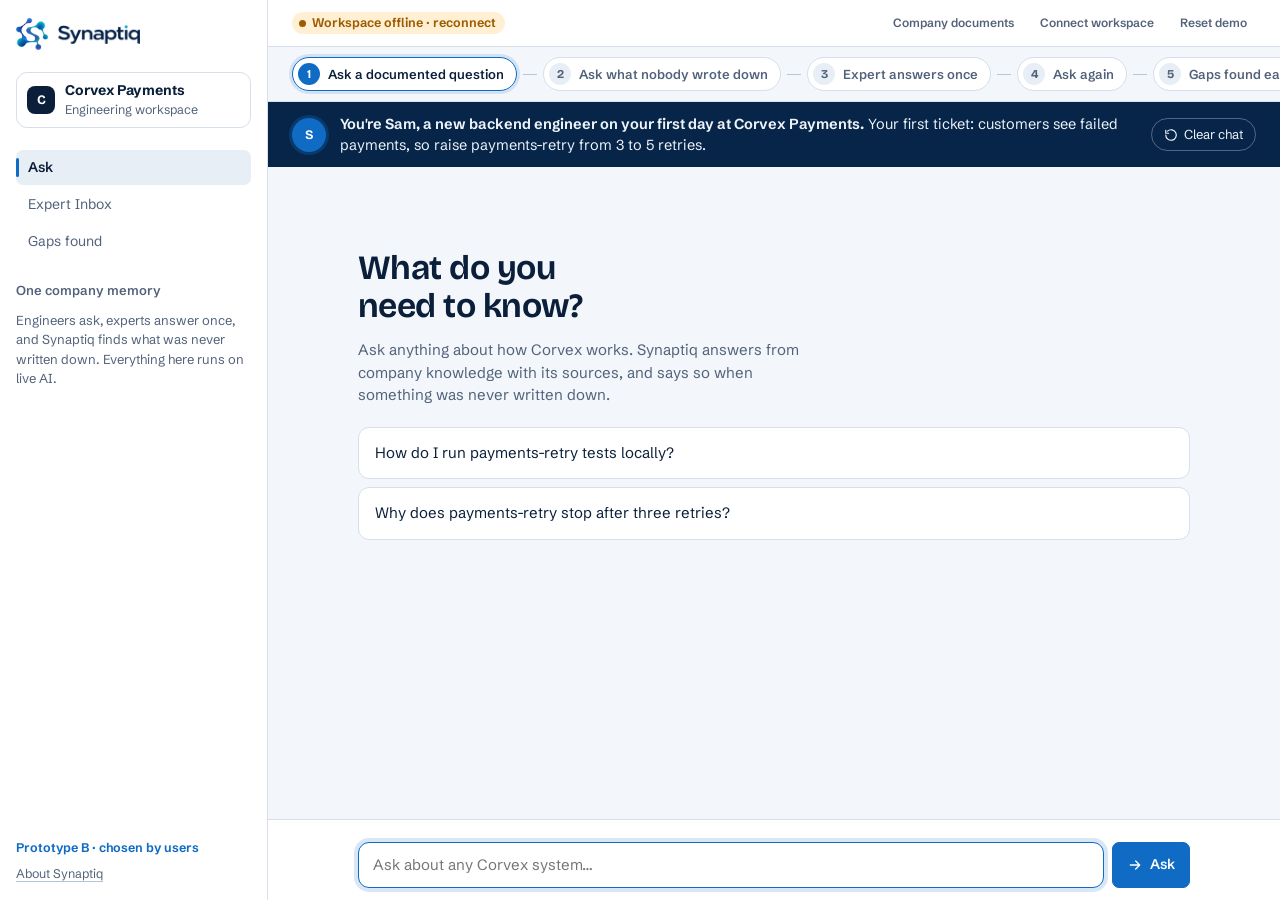
<file: docs/b/index.html>
<!doctype html>
<html lang="en">
<head>
<meta charset="utf-8">
<meta name="viewport" content="width=device-width, initial-scale=1, viewport-fit=cover">
<meta name="description" content="Synaptiq: a live prototype that finds what your company forgot to document.">
<meta name="theme-color" content="#072548">
<link rel="icon" type="image/png" href="[data-uri]">
<title>Synaptiq · Prototype B</title>
<link rel="preconnect" href="https://fonts.googleapis.com">
<link rel="preconnect" href="https://fonts.gstatic.com" crossorigin>
<link rel="stylesheet" href="https://fonts.googleapis.com/css2?family=Bricolage+Grotesque:opsz,wght@12..96,600..700&family=JetBrains+Mono:wght@400;500&family=Schibsted+Grotesk:wght@400..700&display=swap">
<style>
/* Synaptiq UI kit. App shell: left rail (workspace, navigation, guided steps) beside a scrolling work area under a scenario band. */
:root {
  --paper: #f3f6fa;
  --surface: #ffffff;
  --sunk: #e8eef5;
  --ink: #0b1f3a;
  --muted: #51627a;
  --faint: #8493a8;
  --line: #d6dfea;
  --line-strong: #b5c4d6;
  --brand: #0f6bc4;
  --brand-deep: #0a4f99;
  --brand-ink: #ffffff;
  --brand-weak: #e4effb;
  --cyan: #0bb6c7;
  --gap: #9d5b00;
  --gap-weak: #fff0d4;
  --risk: #b42318;
  --risk-weak: #fdeceb;
  --focus: #2f6fdb;
  --band: #072548;
  --band-ink: #eef4fb;
  --wordmark-filter: none;
  --shadow: 0 1px 2px rgba(11, 31, 58, .05), 0 8px 24px -12px rgba(11, 31, 58, .2);
  --shadow-lift: 0 2px 4px rgba(11, 31, 58, .06), 0 18px 36px -16px rgba(11, 31, 58, .3);

  --f-display: "Bricolage Grotesque", "Segoe UI", system-ui, sans-serif;
  --f-ui: "Schibsted Grotesk", "Segoe UI", system-ui, -apple-system, sans-serif;
  --f-code: "JetBrains Mono", ui-monospace, "SFMono-Regular", Menlo, monospace;

  --ease: cubic-bezier(.2, .8, .2, 1);
  --spring: cubic-bezier(.34, 1.4, .64, 1);
  --r-sm: 7px;
  --r-md: 11px;
  --r-lg: 16px;
}
@media (prefers-color-scheme: dark) {
  :root:not([data-theme="light"]) {
    --paper: #09121d; --surface: #0f1b29; --sunk: #152436; --ink: #e4ecf6; --muted: #98a9bf; --faint: #6b7d95;
    --line: #1f3147; --line-strong: #30475f; --brand: #5aa9ff; --brand-deep: #8cc4ff; --brand-ink: #04162d; --brand-weak: #0f2a4a; --cyan: #3fd3e0;
    --gap: #f0a73a; --gap-weak: #33250d; --risk: #f2766c; --risk-weak: #3a1a18; --focus: #9cc2ff; --band: #0f2747; --band-ink: #e4ecf6;
    --wordmark-filter: brightness(0) invert(.94);
    --shadow: 0 1px 2px rgba(0, 0, 0, .4), 0 10px 28px -14px rgba(0, 0, 0, .7);
    --shadow-lift: 0 2px 4px rgba(0, 0, 0, .45), 0 20px 40px -16px rgba(0, 0, 0, .8);
    color-scheme: dark;
  }
}
:root[data-theme="dark"] {
  --paper: #09121d; --surface: #0f1b29; --sunk: #152436; --ink: #e4ecf6; --muted: #98a9bf; --faint: #6b7d95;
  --line: #1f3147; --line-strong: #30475f; --brand: #5aa9ff; --brand-deep: #8cc4ff; --brand-ink: #04162d; --brand-weak: #0f2a4a; --cyan: #3fd3e0;
  --gap: #f0a73a; --gap-weak: #33250d; --risk: #f2766c; --risk-weak: #3a1a18; --focus: #9cc2ff; --band: #0f2747; --band-ink: #e4ecf6;
  --wordmark-filter: brightness(0) invert(.94);
  --shadow: 0 1px 2px rgba(0, 0, 0, .4), 0 10px 28px -14px rgba(0, 0, 0, .7);
  --shadow-lift: 0 2px 4px rgba(0, 0, 0, .45), 0 20px 40px -16px rgba(0, 0, 0, .8);
  color-scheme: dark;
}

* { box-sizing: border-box; }
html, body { height: 100%; }
body {
  margin: 0;
  background: var(--paper);
  color: var(--ink);
  font: 15px/1.5 var(--f-ui);
  -webkit-font-smoothing: antialiased;
  text-rendering: optimizeLegibility;
}
::selection { background: color-mix(in srgb, var(--brand) 28%, transparent); }
button, input, textarea, select { font: inherit; color: inherit; }
button { cursor: pointer; -webkit-tap-highlight-color: transparent; }
:focus-visible { outline: 2px solid var(--focus); outline-offset: 2px; border-radius: 6px; }
code, .code { font-family: var(--f-code); font-size: .84em; background: var(--sunk); padding: .1em .38em; border-radius: 5px; }
h1, h2, h3 { font-family: var(--f-display); font-weight: 650; letter-spacing: -.015em; text-wrap: balance; margin: 0; }
p { margin: 0; }
* { scrollbar-width: thin; scrollbar-color: var(--line-strong) transparent; }

/* ---------- shell ---------- */
.app { display: grid; grid-template-columns: 268px minmax(0, 1fr); height: 100%; }
.rail {
  background: var(--surface);
  border-right: 1px solid var(--line);
  display: flex; flex-direction: column; gap: 22px;
  padding: 18px 16px 16px;
  overflow-y: auto;
}
.rail > * { animation: rise .55s var(--ease) both; }
.rail > *:nth-child(2) { animation-delay: .05s; }
.rail > *:nth-child(3) { animation-delay: .1s; }
.rail > *:nth-child(4) { animation-delay: .15s; }
.rail > *:nth-child(5) { animation-delay: .2s; }
.main { animation: fade .5s .1s var(--ease) both; }
@keyframes rise { from { opacity: 0; transform: translateY(8px); } }
@keyframes fade { from { opacity: 0; } }

.brand { display: flex; align-items: center; gap: 10px; color: var(--brand); text-decoration: none; }
.brand .brand-mark { width: 32px; height: 32px; object-fit: contain; flex: none; transition: transform .6s var(--spring); }
.brand:hover .brand-mark { transform: rotate(-14deg) scale(1.08); }
.brand .wordmark { height: 19px; width: auto; display: block; filter: var(--wordmark-filter); }
.workspace { display: flex; align-items: center; gap: 10px; padding: 9px 10px; border: 1px solid var(--line); border-radius: var(--r-md); transition: border-color .2s, background .2s; }
.workspace:hover { border-color: var(--line-strong); background: var(--paper); }
.ws-logo { width: 28px; height: 28px; border-radius: 8px; background: var(--ink); color: var(--surface); display: grid; place-items: center; font: 700 13px var(--f-display); flex: none; }
.ws-meta { min-width: 0; line-height: 1.25; }
.ws-meta strong { display: block; font-size: 14px; }
.ws-meta span { font-size: 12.5px; color: var(--muted); }
.nav { display: flex; flex-direction: column; gap: 2px; }
.nav a {
  position: relative; display: flex; align-items: center; justify-content: space-between; gap: 8px;
  padding: 7px 10px 7px 12px; border-radius: var(--r-sm); color: var(--muted); text-decoration: none; font-size: 14px;
  transition: background .18s, color .18s, padding .25s var(--ease);
}
.nav a::before { content: ""; position: absolute; left: 0; top: 8px; bottom: 8px; width: 3px; border-radius: 3px; background: var(--brand); transform: scaleY(0); transition: transform .25s var(--ease); }
.nav a:hover { background: var(--paper); color: var(--ink); padding-left: 15px; }
.nav a.on { background: var(--sunk); color: var(--ink); font-weight: 600; }
.nav a.on::before { transform: scaleY(1); }
.nav .count { font-size: 12px; color: var(--faint); font-variant-numeric: tabular-nums; min-width: 20px; text-align: right; }
.nav .count.bump { animation: bump .6s var(--spring); color: var(--brand); font-weight: 700; }
@keyframes bump { 40% { transform: scale(1.45); } }

/* guided steps */
.try { display: flex; flex-direction: column; gap: 10px; }
.try h4 { margin: 0; font-size: 13px; color: var(--muted); font-weight: 600; }
.try ol { list-style: none; margin: 0; padding: 0; display: flex; flex-direction: column; gap: 4px; }
.try li { display: grid; grid-template-columns: 22px 1fr; gap: 9px; align-items: start; font-size: 13.5px; line-height: 1.35; color: var(--muted); padding: 8px; border-radius: var(--r-sm); transition: background .3s, color .3s; }
.try li .tick { width: 22px; height: 22px; border-radius: 50%; border: 1.5px solid var(--line-strong); display: grid; place-items: center; font-size: 11px; font-weight: 700; color: var(--faint); transition: all .3s var(--ease); }
.try li .tick svg { width: 12px; height: 12px; }
.try li.just .tick path { stroke-dasharray: 22; stroke-dashoffset: 22; animation: draw .45s .15s var(--ease) forwards; }
@keyframes draw { to { stroke-dashoffset: 0; } }
.try li.now { background: var(--brand-weak); color: var(--ink); }
.try li.now .tick { border-color: var(--brand); color: var(--brand); box-shadow: 0 0 0 4px color-mix(in srgb, var(--brand) 14%, transparent); }
.try li.done { color: var(--faint); }
.try li.done span:last-child { text-decoration: line-through; text-decoration-color: var(--line-strong); }
.try li.done .tick { background: var(--brand); border-color: var(--brand); color: var(--brand-ink); }
.try li.just .tick { animation: pop .45s var(--spring); }
@keyframes pop { 0% { transform: scale(.6); } 100% { transform: scale(1); } }
.try .finished { font-size: 13px; color: var(--brand); font-weight: 600; padding: 0 8px; animation: rise .4s var(--ease) both; }
.rail-foot { margin-top: auto; display: flex; flex-direction: column; gap: 8px; font-size: 12.5px; color: var(--faint); }
.rail-foot a { color: var(--muted); text-decoration-color: var(--line-strong); text-underline-offset: 3px; transition: color .2s; }
.rail-foot a:hover { color: var(--brand); text-decoration-color: currentColor; }

/* work area */
.main { display: flex; flex-direction: column; min-width: 0; min-height: 0; }
.scenario {
  display: flex; align-items: center; gap: 14px; flex-wrap: wrap;
  padding-block: 12px;
  padding-left: max(24px, env(safe-area-inset-left, 0px));
  padding-right: max(24px, env(safe-area-inset-right, 0px));
  background: var(--band); color: var(--band-ink);
}
.scenario .who { width: 34px; height: 34px; border-radius: 50%; background: var(--brand); color: var(--brand-ink); display: grid; place-items: center; font: 700 13px var(--f-display); flex: none; box-shadow: 0 0 0 3px color-mix(in srgb, var(--brand) 30%, transparent); }
.scenario p { flex: 1 1 320px; min-width: 0; font-size: 14.5px; line-height: 1.4; }
.scenario p b { font-weight: 650; }
.scenario .restart {
  display: inline-flex; align-items: center; gap: 6px;
  background: transparent; color: var(--band-ink); border: 1px solid color-mix(in srgb, var(--band-ink) 32%, transparent);
  padding: 6px 12px; border-radius: 999px; font-size: 13px; transition: background .2s, border-color .2s;
}
.scenario .restart svg { width: 14px; height: 14px; transition: transform .5s var(--ease); }
.scenario .restart:hover { background: color-mix(in srgb, var(--band-ink) 12%, transparent); border-color: color-mix(in srgb, var(--band-ink) 55%, transparent); }
.scenario .restart:hover svg { transform: rotate(-200deg); }
.work { flex: 1; min-height: 0; overflow-y: auto; scroll-behavior: smooth; }
.work-inner {
  max-width: 880px; margin: 0 auto;
  padding-block: 28px 40px;
  padding-left: max(24px, env(safe-area-inset-left, 0px));
  padding-right: max(24px, env(safe-area-inset-right, 0px));
}

/* ---------- elements ---------- */
.btn {
  position: relative; display: inline-flex; align-items: center; justify-content: center; gap: 7px;
  border: 1px solid var(--line); background: var(--surface); color: var(--ink);
  padding: 8px 14px; border-radius: var(--r-sm); font-size: 14px; font-weight: 600; line-height: 1.2;
  transition: background .18s, border-color .18s, color .18s, box-shadow .25s var(--ease), transform .25s var(--ease);
}
.btn:hover { border-color: var(--line-strong); transform: translateY(-1px); box-shadow: 0 6px 14px -8px rgba(19, 32, 42, .35); }
.btn:active { transform: translateY(0) scale(.98); box-shadow: none; transition-duration: .08s; }
.btn.primary { background: var(--brand); border-color: var(--brand); color: var(--brand-ink); }
.btn.primary:hover { background: var(--brand-deep); border-color: var(--brand-deep); box-shadow: 0 8px 18px -8px color-mix(in srgb, var(--brand) 70%, transparent); }
.btn.quiet { border-color: transparent; background: transparent; color: var(--muted); }
.btn.quiet:hover { background: var(--sunk); color: var(--ink); box-shadow: none; }
.btn[disabled] { opacity: .5; cursor: default; transform: none; box-shadow: none; }
.btn svg { width: 16px; height: 16px; flex: none; transition: transform .3s var(--spring); }
.btn:hover svg { transform: scale(1.12); }

.pill { display: inline-flex; align-items: center; gap: 6px; padding: 3px 9px 3px 7px; border-radius: 999px; font-size: 12.5px; font-weight: 650; line-height: 1.3; white-space: nowrap; animation: pop .35s var(--spring) both; }
.pill::before { content: ""; width: 7px; height: 7px; border-radius: 50%; background: currentColor; }
.pill.ok { background: var(--brand-weak); color: var(--brand); }
.pill.gap { background: var(--gap-weak); color: var(--gap); }
.pill.gap::before { animation: blink 1.6s ease-in-out infinite; }
@keyframes blink { 50% { opacity: .35; } }
.pill.risk { background: var(--risk-weak); color: var(--risk); }
.pill.plain { background: var(--sunk); color: var(--muted); }

.avatar { width: 30px; height: 30px; border-radius: 50%; display: grid; place-items: center; font: 700 12px var(--f-display); color: #fff; flex: none; transition: transform .3s var(--spring), box-shadow .3s; }
.avatar:hover { transform: scale(1.1); box-shadow: 0 0 0 2px var(--surface), 0 0 0 4px var(--line-strong); }
.av-1 { background: #6d5bd0; } .av-2 { background: #c2570c; } .av-3 { background: #1f7a4d; } .av-4 { background: #2e6ac9; } .av-5 { background: #a1366e; }
.online { position: relative; }
.online::after { content: ""; position: absolute; right: -1px; bottom: -1px; width: 9px; height: 9px; border-radius: 50%; background: #22a06b; border: 2px solid var(--surface); }

/* knowledge card: an answer that carries its own evidence */
.kcard { background: var(--surface); border: 1px solid var(--line); border-radius: var(--r-lg); box-shadow: var(--shadow); overflow: hidden; transition: border-color .25s, box-shadow .35s var(--ease), transform .35s var(--ease); }
.kcard:hover { border-color: var(--line-strong); box-shadow: var(--shadow-lift); }
.kcard-head { display: flex; align-items: center; justify-content: space-between; gap: 10px; flex-wrap: wrap; padding: 13px 16px; border-bottom: 1px solid var(--line); }
.kcard-head h3 { font-size: 15.5px; }
.kcard-body { padding: 14px 16px 16px; display: flex; flex-direction: column; gap: 12px; }
.trail { list-style: none; margin: 0; padding: 0; display: flex; flex-direction: column; }
.trail li { position: relative; display: grid; grid-template-columns: 18px minmax(0, 1fr); gap: 10px; padding: 4px 6px 12px 0; font-size: 13.5px; line-height: 1.4; border-radius: 8px; animation: rise .45s var(--ease) both; }
.trail li:nth-child(2) { animation-delay: .12s; }
.trail li:nth-child(3) { animation-delay: .24s; }
.trail li:nth-child(4) { animation-delay: .36s; }
.trail li:last-child { padding-bottom: 4px; }
.trail li::before { content: ""; position: absolute; left: 8px; top: 20px; bottom: -4px; width: 1.5px; background: var(--line-strong); transform-origin: top; animation: grow .5s .2s var(--ease) both; }
@keyframes grow { from { transform: scaleY(0); } }
.trail li:last-child::before { display: none; }
.trail .node { width: 18px; height: 18px; border-radius: 50%; border: 1.5px solid var(--brand); background: var(--surface); display: grid; place-items: center; margin-top: 1px; position: relative; z-index: 1; transition: transform .3s var(--spring), box-shadow .3s; }
.trail .node::after { content: ""; width: 6px; height: 6px; border-radius: 50%; background: var(--brand); }
.trail li:hover .node { transform: scale(1.18); box-shadow: 0 0 0 4px color-mix(in srgb, var(--brand) 16%, transparent); }
.trail .node.miss { border-color: var(--gap); border-style: dashed; }
.trail .node.miss::after { background: transparent; border: 1.5px solid var(--gap); width: 4px; height: 4px; }
.trail li:hover .node.miss { box-shadow: 0 0 0 4px color-mix(in srgb, var(--gap) 18%, transparent); }
.trail .k { color: var(--muted); font-size: 12.5px; }
.facts { display: grid; grid-template-columns: repeat(auto-fit, minmax(150px, 1fr)); gap: 1px; background: var(--line); border-top: 1px solid var(--line); margin: 0; }
.facts div { background: var(--surface); padding: 10px 16px; min-width: 0; transition: background .2s; }
.facts div:hover { background: var(--paper); }
.facts dt { font-size: 12px; color: var(--muted); }
.facts dd { margin: 2px 0 0; font-size: 13.5px; font-weight: 600; overflow-wrap: anywhere; }

/* toast */
.toasts { position: fixed; right: max(20px, env(safe-area-inset-right, 0px)); top: calc(72px + env(safe-area-inset-top, 0px)); display: flex; flex-direction: column; gap: 8px; z-index: 50; max-width: min(380px, calc(100vw - 32px)); pointer-events: none; }
.toast {
  position: relative; overflow: hidden; pointer-events: auto;
  background: var(--surface); color: var(--ink); border: 1px solid var(--line);
  padding: 11px 14px 13px; border-radius: var(--r-md); font-size: 14px; line-height: 1.4;
  box-shadow: 0 16px 36px -12px rgba(19, 32, 42, .38);
  display: flex; gap: 10px; align-items: flex-start;
  animation: toast-in .45s var(--spring) both;
}
.toast .dot { width: 18px; height: 18px; border-radius: 50%; background: var(--brand); color: var(--brand-ink); display: grid; place-items: center; flex: none; margin-top: 1px; }
.toast .dot svg { width: 11px; height: 11px; }
.toast .bar { position: absolute; left: 0; bottom: 0; height: 2px; width: 100%; background: var(--brand); transform-origin: left; animation: shrink 4.2s linear forwards; }
.toast.leaving { animation: toast-out .3s var(--ease) forwards; }
@keyframes toast-in { from { opacity: 0; transform: translateX(24px) scale(.96); } }
@keyframes toast-out { to { opacity: 0; transform: translateX(24px); } }
@keyframes shrink { to { transform: scaleX(0); } }

/* thinking indicator */
.thinking { display: flex; flex-direction: column; gap: 7px; font-size: 13.5px; color: var(--muted); }
.thinking .step { display: flex; align-items: center; gap: 9px; animation: rise .3s var(--ease) both; }
.thinking .spin { width: 14px; height: 14px; border-radius: 50%; border: 2px solid var(--line); border-top-color: var(--brand); animation: spin .7s linear infinite; flex: none; }
.thinking .step:not(.done) span:last-child {
  background: linear-gradient(90deg, var(--muted) 0%, var(--ink) 45%, var(--muted) 90%);
  background-size: 220% 100%; -webkit-background-clip: text; background-clip: text; color: transparent;
  animation: shimmer 1.3s linear infinite;
}
.thinking .step.done .spin { animation: pop .3s var(--spring); border-color: var(--brand); background: var(--brand); }
@keyframes spin { to { transform: rotate(360deg); } }
@keyframes shimmer { from { background-position: 120% 0; } to { background-position: -100% 0; } }

/* streaming caret */
.typing::after { content: ""; display: inline-block; width: 2px; height: 1em; margin-left: 2px; vertical-align: -2px; background: var(--brand); animation: caret .9s steps(1) infinite; }
@keyframes caret { 50% { opacity: 0; } }

.reveal { animation: reveal .45s var(--ease) both; }
@keyframes reveal { from { opacity: 0; transform: translateY(8px); } }
.cue { animation: cue 2s var(--ease) infinite; }
@keyframes cue { 0% { box-shadow: 0 0 0 0 color-mix(in srgb, var(--brand) 45%, transparent); } 70%, 100% { box-shadow: 0 0 0 10px transparent; } }

.sr-only { position: absolute; width: 1px; height: 1px; overflow: hidden; clip: rect(0 0 0 0); white-space: nowrap; }

@media (prefers-reduced-motion: reduce) {
  *, *::before, *::after { animation-duration: .01ms !important; animation-delay: 0s !important; animation-iteration-count: 1 !important; transition-duration: .01ms !important; scroll-behavior: auto !important; }
}

/* ---------- narrow ---------- */
@media (max-width: 860px) {
  .app { grid-template-columns: minmax(0, 1fr); grid-template-rows: auto minmax(0, 1fr); }
  .rail { border-right: 0; border-bottom: 1px solid var(--line); flex-direction: row; flex-wrap: wrap; align-items: center; gap: 10px 14px; padding: 10px 16px; overflow: visible; }
  .rail .workspace, .rail .nav, .rail-foot { display: none; }
  .try { flex: 1 1 100%; gap: 6px; }
  .try h4 { display: none; }
  .try ol { flex-direction: row; gap: 6px; }
  .try li { flex: 1; grid-template-columns: 22px 1fr; padding: 6px; font-size: 12px; }
  .try li:not(.now) span:last-child { display: none; }
  .try li:not(.now) { flex: 0 0 auto; }
  .scenario { padding-left: max(16px, env(safe-area-inset-left, 0px)); padding-right: max(16px, env(safe-area-inset-right, 0px)); padding-block: 10px; gap: 10px; flex-wrap: nowrap; align-items: flex-start; }
  .scenario .who { display: none; }
  .scenario p { flex: 1 1 auto; font-size: 13px; line-height: 1.38; }
  .scenario .restart { padding: 5px 10px; font-size: 12px; white-space: nowrap; }
  .toasts { top: calc(12px + env(safe-area-inset-top, 0px)); left: max(16px, env(safe-area-inset-left, 0px)); right: max(16px, env(safe-area-inset-right, 0px)); max-width: none; }
  .work-inner { padding-left: max(16px, env(safe-area-inset-left, 0px)); padding-right: max(16px, env(safe-area-inset-right, 0px)); padding-block: 20px 32px; }
}

.live-bar{display:flex;gap:12px;align-items:center;justify-content:space-between;padding:10px 24px;border-bottom:1px solid var(--line);background:var(--surface);flex-wrap:wrap;font-size:13px}.live-bar .btn{font-size:12px;padding:5px 8px}.live-dialog{width:min(720px,94vw);max-height:85vh;overflow:auto;border:1px solid var(--line);border-radius:16px;padding:24px;background:var(--surface);color:var(--ink);box-shadow:var(--shadow)}.live-dialog::backdrop{background:#07254888;backdrop-filter:blur(4px)}.live-dialog-body{display:grid;gap:16px;margin-top:20px}.live-dialog label{display:grid;gap:8px}.live-dialog input,.field input{border:1px solid var(--line);border-radius:8px;background:var(--paper);padding:12px;color:var(--ink);font:inherit}.live-document{padding:16px 0;border-top:1px solid var(--line)}.live-document pre{white-space:pre-wrap;overflow-wrap:anywhere;font:inherit;font-size:13px;max-height:240px;overflow:auto;padding:12px;background:var(--sunk);border-radius:8px}.live-drop{display:block;border:1px dashed var(--line-strong);padding:12px;border-radius:10px;text-align:center;font-size:13px;cursor:pointer;background:var(--paper);transition:background .15s,border-color .15s}.live-drop span{color:var(--brand);text-decoration:underline}.live-drop.dragging{border-color:var(--brand);background:var(--brand-weak)}.live-drop.uploading{opacity:.6;pointer-events:none}.live-hint{font-size:11px;color:var(--muted);margin-top:4px}.live-upload-inline{max-width:832px;margin:0 auto 8px}.live-error{border-left:3px solid var(--gap);padding:10px 12px;background:var(--gap-weak);border-radius:6px;font-size:14px;overflow-wrap:anywhere}.live-answer{white-space:pre-wrap;overflow-wrap:anywhere}.live-pending{color:var(--muted);padding:14px 0;animation:pulse 1.5s infinite}.live-brief{display:grid;gap:18px;margin-top:24px}.live-brief h3{font-size:15px}.upload-feedback:empty{display:none}.upload-feedback{max-height:95px;overflow:auto;font-size:12px}.live-dialog details{margin-top:8px}.live-dialog summary{cursor:pointer;color:var(--brand)}.a-body .lead{line-height:1.7}.live-bar+.scenario{border-top:0}@media(max-width:700px){.live-bar{padding:8px 12px;gap:6px}.live-bar .row{gap:4px}.live-upload-inline .live-hint{display:none}.composer{padding-top:8px}.live-dialog{padding:16px}.live-bar .btn{font-size:11px}}
.live-versions{display:flex;gap:12px;font-size:12px;font-weight:600}.live-versions a{color:var(--brand);text-decoration:none}.live-versions a:hover{text-decoration:underline}.try li{display:list-item;margin-left:18px}.try ol{list-style:decimal}.try p{font-size:13px;color:var(--muted);line-height:1.5}@media(max-width:860px){.rail .try{display:none}.live-bar{gap:8px}.live-versions{gap:14px}}

/* Experiment cues and evidence stay readable without competing with the task. */
.live-experiment{padding:10px 24px;border-bottom:1px solid var(--line);background:var(--surface);font-size:13px}
.live-experiment>summary{display:flex;align-items:center;justify-content:space-between;gap:8px;cursor:pointer;color:var(--brand);font-weight:600;flex-wrap:wrap}
.live-experiment p{max-width:85ch;margin-top:8px;color:var(--muted)}
.live-source{min-width:0;flex:1}.live-source summary{cursor:pointer;color:var(--brand);font-weight:600;overflow-wrap:anywhere}.live-source pre{white-space:pre-wrap;overflow-wrap:anywhere;max-height:240px;overflow:auto;font:13px/1.6 var(--f-ui);padding:12px;background:var(--paper);border-radius:8px;margin:8px 0}
.live-reask{align-self:flex-start;font-size:12px}.live-hint a{color:var(--brand)}
.live-library{margin-top:24px;display:grid;gap:10px}.live-library h2{font-size:19px}.live-published{padding:16px;border:1px solid var(--line);border-radius:var(--r-md);background:var(--surface)}.live-published summary{cursor:pointer;font-weight:600}.live-published p{margin-top:10px}.live-published .btn{margin-top:12px}
.live-handoff{display:grid;grid-template-columns:minmax(0,1.4fr) minmax(300px,1fr);gap:18px;align-items:start}.live-brief-panel .panel-h{padding-top:18px}.live-brief-sections{display:grid;gap:12px;margin-top:8px}.live-brief-section{border-left:3px solid var(--brand);padding:4px 0 4px 14px}.live-brief-section h3{font:600 14px var(--f-ui);margin-bottom:6px;color:var(--brand)}.live-brief-section p{font-size:14px;line-height:1.65}.live-brief-section.is-gap{border-color:var(--gap);background:var(--gap-weak);border-radius:0 8px 8px 0;padding:12px 14px}.live-brief-section.is-gap h3{color:var(--gap)}.live-brief-evidence{border-top:1px solid var(--line);padding-top:12px;margin-top:16px}.live-brief-evidence>summary{color:var(--brand);cursor:pointer;font-size:13px}.live-decision textarea{width:100%;min-height:110px;border:1px solid var(--line);border-radius:8px;background:var(--paper);padding:12px;resize:vertical;line-height:1.5}.live-decision .field{display:grid;gap:8px;font-size:13px}.live-decision #decisionResult{display:grid;gap:12px;font-size:14px}.live-decision .trail{font-size:12px}.live-decision .btn{white-space:normal;text-align:left}
@media(max-width:1050px){.live-handoff{grid-template-columns:minmax(0,1fr)}}
@media(max-width:700px){.live-experiment{padding:10px 16px}.live-experiment>summary .k{font-size:11px}}

[hidden]{display:none!important}

/* Prototype B: chat (Ask) */
/* Version A: chat thread with evidence-carrying answers */
.thread { display: flex; flex-direction: column; gap: 22px; }
.empty { display: flex; flex-direction: column; gap: 14px; padding-top: 6vh; }
.empty h1 { font-size: clamp(26px, 4vw, 34px); line-height: 1.12; max-width: 18ch; }
.empty p { color: var(--muted); max-width: 52ch; }
.suggest { display: flex; flex-direction: column; gap: 8px; margin-top: 6px; }
.suggest button {
  text-align: left; display: block; width: 100%; line-height: 1.5; overflow-wrap: break-word;
  background: var(--surface); border: 1px solid var(--line); border-radius: var(--r-md);
  padding: 14px 16px; font-size: 15px;
  transition: border-color .2s, box-shadow .3s var(--ease), transform .3s var(--ease);
  animation: rise .5s var(--ease) both;
}
.suggest button:nth-child(2) { animation-delay: .08s; }
.suggest button:nth-child(3) { animation-delay: .16s; }
.suggest .ic { width: 34px; height: 34px; border-radius: 9px; display: grid; place-items: center; background: var(--sunk); color: var(--muted); transition: background .25s, color .25s, transform .35s var(--spring); }
.suggest .ic svg { width: 17px; height: 17px; }
.suggest button:hover { border-color: var(--brand); transform: translateX(4px); box-shadow: var(--shadow); }
.suggest button:hover .ic { background: var(--brand-weak); color: var(--brand); transform: rotate(-6deg) scale(1.06); }
.suggest button small { color: var(--faint); font-size: 12.5px; white-space: nowrap; transition: color .2s; }
.suggest button:hover small { color: var(--brand); }
.q { align-self: flex-end; max-width: min(560px, 88%); background: var(--band); color: var(--band-ink); padding: 10px 14px; border-radius: 16px 16px 4px 16px; font-size: 15px; transform-origin: bottom right; animation: bubble .4s var(--spring) both; }
@keyframes bubble { from { opacity: 0; transform: scale(.92) translateY(6px); } }
.a { display: grid; grid-template-columns: 30px minmax(0, 1fr); gap: 12px; align-items: start; }
.a-mark { width: 30px; height: 30px; border-radius: 50%; background: var(--brand-weak); color: var(--brand); display: grid; place-items: center; animation: pop .4s var(--spring) both; }
.a-mark img { width: 20px; height: 20px; object-fit: contain; }
.a-body { display: flex; flex-direction: column; gap: 12px; min-width: 0; }
.lead { font-size: 15px; line-height: 1.55; }
.steps { margin: 0; padding-left: 20px; display: flex; flex-direction: column; gap: 6px; font-size: 14.5px; }
.label { font-size: 12.5px; color: var(--muted); font-weight: 600; }
.warn { background: var(--gap-weak); color: var(--ink); border-radius: var(--r-md); padding: 10px 12px; font-size: 14px; display: flex; gap: 10px; }
.warn b { color: var(--gap); }
.expert { display: flex; gap: 12px; align-items: flex-start; flex-wrap: wrap; padding: 12px; border: 1px dashed var(--line-strong); border-radius: var(--r-md); transition: border-color .25s, background .25s; }
.expert:hover { border-color: var(--brand); background: color-mix(in srgb, var(--brand-weak) 45%, transparent); }
.expert .who { flex: 1 1 220px; min-width: 0; font-size: 14px; line-height: 1.4; }
.expert .who strong { display: block; }
.expert .who span { color: var(--muted); font-size: 13px; }
.row { display: flex; gap: 8px; flex-wrap: wrap; align-items: center; }
.draft { display: flex; flex-direction: column; gap: 10px; padding: 14px; background: var(--sunk); border-radius: var(--r-md); }
.draft textarea { width: 100%; min-height: 104px; resize: vertical; border: 1px solid var(--line); border-radius: var(--r-sm); background: var(--surface); padding: 10px 12px; font-size: 14px; line-height: 1.45; }
.attach { display: flex; gap: 6px; flex-wrap: wrap; }
.attach span { font-size: 12.5px; background: var(--surface); border: 1px solid var(--line); border-radius: 999px; padding: 3px 10px; color: var(--muted); font-family: var(--f-code); transition: border-color .2s, color .2s; }
.attach span:hover { border-color: var(--brand); color: var(--brand); }
.waiting { display: flex; align-items: center; gap: 12px; flex-wrap: wrap; font-size: 14px; color: var(--muted); }
.waiting .spin { width: 14px; height: 14px; border-radius: 50%; border: 2px solid var(--line); border-top-color: var(--brand); animation: spin .8s linear infinite; }
.saved-note { display: flex; gap: 10px; align-items: center; font-size: 14px; color: var(--brand); font-weight: 600; }
.recap { border-top: 1px solid var(--line); padding-top: 18px; display: flex; flex-direction: column; gap: 6px; }
.recap h2 { font-size: 20px; }
.recap p { color: var(--muted); max-width: 60ch; }
.composer {
  border-top: 1px solid var(--line); background: var(--surface);
  padding-block: 12px calc(12px + env(safe-area-inset-bottom, 0px));
  padding-left: max(24px, env(safe-area-inset-left, 0px));
  padding-right: max(24px, env(safe-area-inset-right, 0px));
}
.composer form { max-width: 832px; margin: 0 auto; display: flex; gap: 8px; }
.composer input { flex: 1; min-width: 0; border: 1px solid var(--line); background: var(--paper); border-radius: var(--r-md); padding: 11px 14px; font-size: 15px; transition: border-color .2s, box-shadow .25s, background .2s; }
.composer input:hover { border-color: var(--line-strong); }
.composer input:focus { outline: none; border-color: var(--brand); background: var(--surface); box-shadow: 0 0 0 4px color-mix(in srgb, var(--brand) 16%, transparent); }
.composer .btn svg { transition: transform .35s var(--spring); }
.composer .btn:hover svg { transform: translate(2px, -2px) rotate(-8deg); }
.chips { max-width: 832px; margin: 0 auto 10px; display: flex; gap: 6px; flex-wrap: wrap; }
.chips button { border: 1px solid var(--line); background: var(--surface); border-radius: 999px; padding: 5px 12px; font-size: 13px; color: var(--muted); transition: border-color .2s, color .2s, background .2s, transform .25s var(--ease); animation: rise .4s var(--ease) both; }
.chips button:hover { border-color: var(--brand); color: var(--brand); background: var(--brand-weak); transform: translateY(-1px); }
.chips button[disabled] { opacity: .5; transform: none; }
@media (max-width: 860px) {
  .composer { padding-left: max(16px, env(safe-area-inset-left, 0px)); padding-right: max(16px, env(safe-area-inset-right, 0px)); }
  .empty { padding-top: 0; }
  .suggest button small { display: none; }
  .chips { flex-wrap: nowrap; overflow-x: auto; margin-bottom: 8px; scrollbar-width: none; }
  .chips button { white-space: nowrap; }
}
/* Expert Inbox */
/* Version B: inbox list + detail, with a running impact ledger */
.work-inner { max-width: 1120px; }
.top { display: flex; align-items: flex-end; justify-content: space-between; gap: 16px; flex-wrap: wrap; margin-bottom: 18px; }
.top h1 { font-size: clamp(24px, 3.4vw, 30px); }
.top p { color: var(--muted); max-width: 56ch; margin-top: 4px; font-size: 14.5px; }
.tabs { display: inline-flex; gap: 2px; background: var(--sunk); padding: 3px; border-radius: 9px; }
.tabs button { border: 0; background: transparent; padding: 6px 14px; border-radius: 7px; font-size: 14px; color: var(--muted); font-weight: 600; transition: background .2s, color .2s, box-shadow .25s; }
.tabs button:hover { color: var(--ink); }
.tabs button[aria-selected="true"] { background: var(--surface); color: var(--ink); box-shadow: 0 1px 2px rgba(0,0,0,.08); }
.ledger { display: grid; grid-template-columns: repeat(3, minmax(0, 1fr)); border: 1px solid var(--line); border-radius: var(--r-md); background: var(--surface); margin-bottom: 18px; overflow: hidden; }
.ledger div { position: relative; transition: background .25s; }
.ledger div:hover { background: var(--paper); }
.ledger div::after { content: ""; position: absolute; left: 16px; right: 16px; bottom: 0; height: 2px; background: var(--brand); transform: scaleX(0); transform-origin: left; transition: transform .4s var(--ease); }
.ledger div:hover::after { transform: scaleX(1); }
.ledger div { padding: 12px 16px; display: flex; flex-direction: column; gap: 2px; min-width: 0; }
.ledger div + div { border-left: 1px solid var(--line); }
.ledger b { font: 650 26px/1.1 var(--f-display); font-variant-numeric: tabular-nums; transition: color .4s; display: inline-block; }
.ledger b.bump { color: var(--brand); animation: bump .6s var(--spring); }
.ledger span { font-size: 13px; color: var(--muted); }
.panes { display: grid; grid-template-columns: 340px minmax(0, 1fr); gap: 16px; align-items: start; }
.list { display: flex; flex-direction: column; background: var(--surface); border: 1px solid var(--line); border-radius: var(--r-lg); overflow: hidden; }
.list-head { display: flex; justify-content: space-between; align-items: center; padding: 10px 14px; border-bottom: 1px solid var(--line); font-size: 13px; color: var(--muted); }
.item { display: flex; flex-direction: column; gap: 6px; text-align: left; padding: 12px 14px; border: 0; border-bottom: 1px solid var(--line); background: var(--surface); width: 100%; position: relative; overflow: hidden; transition: background .2s, padding .3s var(--ease), height .38s var(--ease), opacity .3s; }
.item:last-child { border-bottom: 0; }
.item::before { content: ""; position: absolute; left: 0; top: 0; bottom: 0; width: 3px; background: var(--brand); transform: scaleY(0); transition: transform .3s var(--ease); }
.item:hover { background: var(--paper); padding-left: 18px; }
.item:hover::before { transform: scaleY(.5); }
.item[aria-current="true"] { background: var(--brand-weak); padding-left: 18px; }
.item[aria-current="true"]::before { transform: scaleY(1); }
.item .q { font-weight: 600; font-size: 14.5px; line-height: 1.35; }
.item .meta { display: flex; gap: 8px; align-items: center; justify-content: space-between; flex-wrap: wrap; font-size: 12.5px; color: var(--muted); }
.item.out { opacity: 0; padding-top: 0; padding-bottom: 0; border-bottom-width: 0; }
.stack { display: inline-flex; }
.stack .avatar { width: 22px; height: 22px; font-size: 9.5px; border: 2px solid var(--surface); margin-left: -6px; }
.stack .avatar:first-child { margin-left: 0; }
.detail { background: var(--surface); border: 1px solid var(--line); border-radius: var(--r-lg); box-shadow: var(--shadow); min-width: 0; }
.detail.swap > * { animation: reveal .4s var(--ease) both; }
.detail.swap > .d-body { animation-delay: .06s; }
.d-head { padding: 18px 20px 14px; border-bottom: 1px solid var(--line); display: flex; flex-direction: column; gap: 8px; }
.d-head h2 { font-size: 21px; line-height: 1.2; }
.d-sub { display: flex; gap: 10px; align-items: center; flex-wrap: wrap; font-size: 13.5px; color: var(--muted); }
.d-body { padding: 16px 20px 20px; display: flex; flex-direction: column; gap: 16px; }
.label { font-size: 12.5px; color: var(--muted); font-weight: 600; }
.answer { font-size: 15px; line-height: 1.55; padding: 14px 16px; border-radius: var(--r-md); background: var(--paper); border: 1px solid var(--line); }
.answer mark { background: var(--gap-weak); color: var(--gap); border-radius: 4px; padding: 0 4px; font-weight: 600; }
.note { font-size: 13.5px; color: var(--muted); display: flex; gap: 8px; align-items: flex-start; }
.note svg { width: 16px; height: 16px; flex: none; margin-top: 2px; color: var(--brand); }
.foundbox { background: var(--brand-weak); border-radius: var(--r-md); padding: 14px 16px; display: flex; gap: 12px; align-items: flex-start; }
.foundbox img { width: 30px; height: 30px; object-fit: contain; flex: none; }
.foundbox b { display: block; color: var(--brand); font-size: 14.5px; margin-bottom: 2px; }
.foundbox p { font-size: 14.5px; line-height: 1.5; }
.why-now { display: flex; gap: 10px; align-items: center; font-size: 14px; padding: 10px 12px; border-radius: var(--r-md); background: var(--gap-weak); }
.why-now b { color: var(--gap); }
.found-mark { width: 22px; height: 22px; border-radius: 50%; background: var(--brand-weak); display: grid; place-items: center; }
.found-mark img { width: 15px; height: 15px; object-fit: contain; }
.choices { display: flex; flex-direction: column; gap: 8px; }
.choices button { text-align: left; border: 1px solid var(--line); background: var(--surface); border-radius: var(--r-md); padding: 11px 13px; font-size: 14.5px; font-weight: 600; display: flex; align-items: center; gap: 10px; transition: border-color .2s, background .2s, transform .25s var(--ease); }
.choices button::before { content: ""; width: 14px; height: 14px; border-radius: 50%; border: 1.5px solid var(--line-strong); flex: none; transition: border-width .2s, border-color .2s; }
.choices button:hover { border-color: var(--brand); transform: translateX(3px); }
.choices button[aria-pressed="true"] { border-color: var(--brand); background: var(--brand-weak); }
.choices button[aria-pressed="true"]::before { border: 4.5px solid var(--brand); }
.riskbox { background: var(--risk-weak); border-radius: var(--r-md); padding: 12px 14px; font-size: 14px; display: flex; flex-direction: column; gap: 4px; }
.riskbox b { color: var(--risk); }
.actions { display: flex; gap: 8px; flex-wrap: wrap; align-items: center; padding-top: 4px; }
.meta-grid { display: grid; grid-template-columns: repeat(auto-fit, minmax(170px, 1fr)); gap: 12px; }
.field { display: flex; flex-direction: column; gap: 6px; }
.field select, .field textarea, .field input, .set select { border: 1px solid var(--line); background: var(--surface); border-radius: var(--r-sm); padding: 8px 10px; font-size: 14px; transition: border-color .2s, box-shadow .25s; }
.field select:hover, .field textarea:hover, .set select:hover { border-color: var(--line-strong); }
.field select:focus, .field textarea:focus, .set select:focus, textarea.answer:focus { outline: none; border-color: var(--brand); box-shadow: 0 0 0 4px color-mix(in srgb, var(--brand) 16%, transparent); }
.field textarea { min-height: 110px; resize: vertical; line-height: 1.5; }
.seg { display: inline-flex; flex-wrap: wrap; gap: 6px; }
.seg label { display: inline-flex; align-items: center; gap: 6px; border: 1px solid var(--line); border-radius: 999px; padding: 5px 12px; font-size: 13.5px; cursor: pointer; transition: border-color .2s, background .2s; }
.seg label:hover { border-color: var(--line-strong); }
.seg input { accent-color: var(--brand); }
.seg label:has(input:checked) { border-color: var(--brand); background: var(--brand-weak); }
.suggest-chip { align-self: flex-start; border: 1px dashed var(--brand); background: var(--brand-weak); color: var(--brand); border-radius: var(--r-sm); padding: 6px 10px; font-size: 13.5px; font-weight: 600; text-align: left; transition: background .2s, border-style .2s, transform .25s var(--ease); }
.suggest-chip:hover { border-style: solid; transform: translateY(-1px); }
.alt { display: flex; gap: 12px; align-items: center; flex-wrap: wrap; padding: 12px; border: 1px solid var(--line); border-radius: var(--r-md); transition: border-color .2s, background .2s, transform .3s var(--ease); animation: rise .4s var(--ease) both; }
.alt + .alt { animation-delay: .08s; }
.alt:hover { border-color: var(--brand); background: color-mix(in srgb, var(--brand-weak) 45%, transparent); transform: translateX(3px); }
.alt div { flex: 1 1 200px; min-width: 0; font-size: 14px; line-height: 1.4; }
.alt span { color: var(--muted); font-size: 13px; }
.done-state { padding: 40px 24px; text-align: center; display: flex; flex-direction: column; gap: 10px; align-items: center; }
.done-state h2 { font-size: 24px; }
.done-state p { color: var(--muted); max-width: 52ch; }
.big-check { width: 56px; height: 56px; border-radius: 50%; background: var(--brand-weak); color: var(--brand); display: grid; place-items: center; animation: pop .55s var(--spring) both; box-shadow: 0 0 0 8px color-mix(in srgb, var(--brand-weak) 50%, transparent); }
.big-check path { stroke-dasharray: 22; stroke-dashoffset: 22; animation: draw .5s .25s var(--ease) forwards; }
.big-check svg { width: 26px; height: 26px; }
.settings { display: flex; flex-direction: column; gap: 0; background: var(--surface); border: 1px solid var(--line); border-radius: var(--r-lg); max-width: 760px; }
.set { display: grid; grid-template-columns: minmax(0, 1fr) auto; gap: 16px; align-items: center; padding: 16px 20px; border-bottom: 1px solid var(--line); transition: background .2s; animation: rise .45s var(--ease) both; }
.set:hover { background: var(--paper); }
.set:nth-child(2) { animation-delay: .05s; } .set:nth-child(3) { animation-delay: .1s; } .set:nth-child(4) { animation-delay: .15s; }
.set:last-child { border-bottom: 0; }
.set h3 { font-size: 15.5px; font-family: var(--f-ui); font-weight: 650; }
.set p { color: var(--muted); font-size: 13.5px; margin-top: 2px; }
.set.wide { grid-template-columns: minmax(0, 1fr); }
.topics { display: flex; gap: 6px; flex-wrap: wrap; align-items: center; }
.topic { display: inline-flex; align-items: center; gap: 6px; background: var(--risk-weak); color: var(--risk); border-radius: 999px; padding: 4px 6px 4px 11px; font-size: 13.5px; font-weight: 600; animation: pop .35s var(--spring) both; }
.topic button { border: 0; background: transparent; color: inherit; width: 20px; height: 20px; border-radius: 50%; line-height: 1; font-size: 15px; }
.topic button:hover { background: color-mix(in srgb, var(--risk) 15%, transparent); }
.topics input { border: 1px dashed var(--line-strong); background: transparent; border-radius: 999px; padding: 4px 12px; font-size: 13.5px; width: 150px; transition: border-color .2s, width .3s var(--ease); }
.topics input:focus { outline: none; border-style: solid; border-color: var(--brand); width: 190px; }
.switch { position: relative; width: 42px; height: 24px; flex: none; }
.switch input { opacity: 0; width: 100%; height: 100%; position: absolute; margin: 0; cursor: pointer; z-index: 1; }
.switch span { position: absolute; inset: 0; border-radius: 999px; background: var(--line); transition: background .2s; }
.switch span::after { content: ""; position: absolute; top: 3px; left: 3px; width: 18px; height: 18px; border-radius: 50%; background: #fff; transition: transform .35s var(--spring); box-shadow: 0 1px 3px rgba(0,0,0,.25); }
.switch input:checked + span { background: var(--brand); }
.switch input:checked + span::after { transform: translateX(18px); }
.switch input:focus-visible + span { outline: 2px solid var(--focus); outline-offset: 2px; }
@media (max-width: 960px) {
  .panes { grid-template-columns: minmax(0, 1fr); }
}
@media (max-width: 560px) {
  .ledger b { font-size: 20px; }
  .ledger div { padding: 10px 12px; }
  .d-head, .d-body { padding-left: 14px; padding-right: 14px; }
  .set { grid-template-columns: minmax(0, 1fr); }
}
.page-h { display: flex; flex-direction: column; gap: 4px; margin-bottom: 18px; }
.page-h h1 { font-size: clamp(24px, 3.4vw, 30px); }
.page-h p { color: var(--muted); font-size: 14.5px; max-width: 60ch; }

/* Prototype B: one page, three views, one story */
.item .q { align-self: auto; max-width: none; background: none; color: inherit; padding: 0; border-radius: 0; animation: none; font-size: 14.5px; }
#viewAsk .work-inner { max-width: 880px; }
#viewInbox .work-inner, #viewGaps .work-inner { max-width: 1120px; }
.view { display: flex; flex-direction: column; flex: 1; min-height: 0; }
.story { display: flex; align-items: center; gap: 6px; padding: 10px 24px; border-bottom: 1px solid var(--line); background: var(--paper); overflow-x: auto; scrollbar-width: none; }
.story::-webkit-scrollbar { display: none; }
.story button { display: inline-flex; align-items: center; gap: 8px; flex: none; border: 1px solid var(--line); background: var(--surface); border-radius: 999px; padding: 5px 12px 5px 5px; font-size: 13px; font-weight: 600; color: var(--muted); white-space: nowrap; cursor: pointer; transition: border-color .2s, color .2s, box-shadow .25s; }
.story button:hover { border-color: var(--brand); color: var(--ink); }
.story .n { width: 22px; height: 22px; border-radius: 50%; display: grid; place-items: center; background: var(--sunk); color: var(--muted); font: 700 12px var(--f-display); }
.story .n svg { width: 12px; height: 12px; }
.story button.now { border-color: var(--brand); color: var(--ink); box-shadow: 0 0 0 3px color-mix(in srgb, var(--brand) 14%, transparent); }
.story button.now .n { background: var(--brand); color: var(--brand-ink); }
.story button.done { color: var(--ink); }
.story button.done .n { background: var(--brand-weak); color: var(--brand); }
.story .sep { width: 14px; height: 1.5px; background: var(--line-strong); flex: none; }
.scenario .who.is-ai { background: var(--brand-weak); }
.scenario .who.is-ai img { width: 22px; height: 22px; object-fit: contain; }
.nav a { cursor: pointer; }
.nav .count[hidden] { display: none; }
.pill.verified { background: color-mix(in srgb, #1e8a4c 14%, transparent); color: #1e8a4c; }
.kcard.is-verified { border-color: color-mix(in srgb, #1e8a4c 45%, var(--line)); }
.routed { display: flex; flex-direction: column; align-items: flex-start; gap: 10px; padding: 12px 14px; border-radius: var(--r-md); background: var(--brand-weak); }
.routed .saved-note { color: var(--brand); }
.routed .saved-note svg { width: 16px; height: 16px; flex: none; }
.draft-note { margin-top: -8px; }
.draft-note b { color: var(--gap); }
.page-h .k { font-size: 12.5px; font-weight: 650; letter-spacing: .04em; color: var(--brand); }
.gaps-head { display: flex; justify-content: space-between; align-items: flex-end; gap: 16px; flex-wrap: wrap; margin-bottom: 18px; }
.gaps-head .page-h { margin-bottom: 0; }
.gap-list { display: grid; grid-template-columns: repeat(auto-fill, minmax(320px, 1fr)); gap: 14px; }
.gap-card { display: flex; flex-direction: column; gap: 12px; padding: 18px; background: var(--surface); border: 1px solid var(--line); border-left: 3px solid var(--gap); border-radius: var(--r-lg); box-shadow: var(--shadow); animation: rise .45s var(--ease) both; }
.gap-card:nth-child(2) { animation-delay: .08s; } .gap-card:nth-child(3) { animation-delay: .16s; } .gap-card:nth-child(4) { animation-delay: .24s; }
.gap-card h3 { font-size: 16.5px; line-height: 1.35; }
.gap-card .k { font-size: 13px; color: var(--muted); }
.rail-foot .chosen { color: var(--brand); font-weight: 650; }
@media (max-width: 860px) { .story { padding: 8px 12px; } .story .sep { width: 8px; } .gap-list { grid-template-columns: minmax(0, 1fr); } }
</style>
</head>
<body>


<div class="app">
  <aside class="rail">
    <a class="brand" id="brand" href="../" aria-label="Synaptiq home"></a>
    <div class="workspace"><div class="ws-logo">C</div><div class="ws-meta"><strong>Corvex Payments</strong><span>Engineering workspace</span></div></div>
    <nav class="nav" id="storyNav" aria-label="Synaptiq">
      <a href="#ask" data-nav="ask">Ask</a>
      <a href="#inbox" data-nav="inbox">Expert Inbox <span class="count" id="inboxCount" hidden>0</span></a>
      <a href="#gaps" data-nav="gaps">Gaps found <span class="count" id="gapCount" hidden>0</span></a>
    </nav>
    <section class="try" aria-label="About this prototype"><h4>One company memory</h4><p>Engineers ask, experts answer once, and Synaptiq finds what was never written down. Everything here runs on live AI.</p></section>
    <div class="rail-foot">
      <span class="chosen">Prototype B · chosen by users</span>
      <a href="../">About Synaptiq</a>
    </div>
  </aside>

  <div class="main">
    <nav class="story" id="story" aria-label="Demo story"></nav>
    <div class="scenario">
      <div class="who" id="personaWho" aria-hidden="true">S</div>
      <p id="personaText"></p>
      <button class="restart" id="restart" type="button"><svg viewBox="0 0 24 24" fill="none" stroke="currentColor" stroke-width="2" stroke-linecap="round" stroke-linejoin="round" aria-hidden="true"><path d="M3 12a9 9 0 1 0 3-6.7"/><path d="M3 4v5h5"/></svg>Clear chat</button>
    </div>

    <section class="view" id="viewAsk" aria-label="Ask">
      <div class="work" id="workAsk"><div class="work-inner"><div class="thread" id="thread"></div></div></div>
      <div class="composer">
        <div class="chips" id="chips"></div>
        <form id="ask">
          <label class="sr-only" for="askInput">Ask Synaptiq</label>
          <input id="askInput" autocomplete="off" placeholder="Ask about any Corvex system…">
          <button class="btn primary" type="submit" id="askBtn"><svg viewBox="0 0 24 24" fill="none" stroke="currentColor" stroke-width="2" stroke-linecap="round" stroke-linejoin="round" aria-hidden="true"><path d="M5 12h13M13 6l6 6-6 6"/></svg>Ask</button>
        </form>
      </div>
    </section>

    <section class="view" id="viewInbox" aria-label="Expert Inbox" hidden>
      <div class="work"><div class="work-inner">
        <div class="top"><div><h1>Expert Inbox</h1><p>Only what the documentation can't answer. Each question arrives with the evidence Synaptiq already found, so replying takes a minute.</p></div></div>
        <div id="inboxView"></div>
      </div></div>
    </section>

    <section class="view" id="viewGaps" aria-label="Gaps found" hidden>
      <div class="work"><div class="work-inner">
        <div class="gaps-head">
          <div class="page-h"><span class="k">FOUND WITHOUT A QUESTION · BLUEWATER LOGISTICS ACCOUNT</span><h1>Gaps Synaptiq found this week</h1><p>Synaptiq reads recent PRs, tickets and account history, and flags decisions nobody explained. Each gap goes to the person who knows, before it blocks anyone.</p></div>
          <div class="row"><span class="pill plain" id="gapsStamp">Not scanned</span><button class="btn" id="scanAgain" type="button">Scan again</button></div>
        </div>
        <div id="gapsResult" aria-live="polite"></div>
      </div></div>
    </section>
  </div>
</div>

<script>
/* Synaptiq UI kit: shared helpers */
const REDUCED = window.matchMedia && window.matchMedia("(prefers-reduced-motion: reduce)").matches;
const $ = (sel, root = document) => root.querySelector(sel);
const $$ = (sel, root = document) => Array.from(root.querySelectorAll(sel));
const wait = (ms) => new Promise((r) => setTimeout(r, REDUCED ? Math.min(ms, 60) : ms));
let RUN = 0; // increments on restart so pending async flows stop
const TICK = '<svg viewBox="0 0 24 24" fill="none" stroke="currentColor" stroke-width="3" stroke-linecap="round" stroke-linejoin="round" aria-hidden="true"><path d="M5 12.5l4.5 4.5L19 7.5"/></svg>';
const RESTART_ICON = '<svg viewBox="0 0 24 24" fill="none" stroke="currentColor" stroke-width="2" stroke-linecap="round" stroke-linejoin="round" aria-hidden="true"><path d="M3 12a9 9 0 1 0 3-6.7"/><path d="M3 4v5h5"/></svg>';
const alive = (id) => id === RUN;

const LOGO = '<img class="brand-mark" src="[data-uri]" alt="" width="32" height="32">';
const BRAND = LOGO + '<img class="wordmark" src="[data-uri]" alt="Synaptiq" width="82" height="19">';

function esc(s) {
  return String(s).replace(/[&<>"]/g, (c) => ({ "&": "&amp;", "<": "&lt;", ">": "&gt;", '"': "&quot;" }[c]));
}

function toast(msg) {
  let box = $(".toasts");
  if (!box) { box = document.createElement("div"); box.className = "toasts"; box.setAttribute("role", "status"); document.body.appendChild(box); }
  const t = document.createElement("div");
  t.className = "toast";
  t.innerHTML = '<span class="dot">' + TICK + '</span><span>' + msg + '</span><span class="bar"></span>';
  box.appendChild(t);
  while (box.children.length > 2) box.firstElementChild.remove();
  setTimeout(() => { t.classList.add("leaving"); setTimeout(() => t.remove(), 320); }, 4200);
}

/* stream words into an element, keeping inline markup intact by revealing tokens */
async function stream(el, html, id, speed = 18) {
  el.classList.add("typing");
  const tmp = document.createElement("div");
  tmp.innerHTML = html;
  const words = [];
  (function walk(node, parent) {
    node.childNodes.forEach((n) => {
      if (n.nodeType === 3) {
        n.textContent.split(/(\s+)/).forEach((w) => { if (w) words.push({ parent, text: w }); });
      } else {
        const clone = n.cloneNode(false);
        words.push({ parent, node: clone });
        walk(n, clone);
      }
    });
  })(tmp, el);
  for (const w of words) {
    if (!alive(id)) return;
    if (w.node) w.parent.appendChild(w.node);
    else { w.parent.appendChild(document.createTextNode(w.text)); if (/\S/.test(w.text)) await wait(speed); }
  }
  el.classList.remove("typing");
}

/* animate a number change */
function countTo(el, to, suffix = "") {
  if (!el) return;
  const from = parseInt(el.textContent, 10) || 0;
  if (from === to) { el.textContent = to + suffix; return; }
  const t0 = performance.now(), dur = REDUCED ? 1 : 700;
  el.classList.add("bump");
  (function step(t) {
    const k = Math.min(1, (t - t0) / dur), e = 1 - Math.pow(1 - k, 3);
    el.textContent = Math.round(from + (to - from) * e) + suffix;
    if (k < 1) requestAnimationFrame(step); else setTimeout(() => el.classList.remove("bump"), 500);
  })(t0);
}

/* "Try this" checklist in the rail */
function Checklist(root, steps) {
  let done = 0, just = -1;
  function render() {
    root.innerHTML = "<h4>Try this</h4><ol>" + steps.map((s, i) => {
      const cls = (i < done ? "done" : i === done ? "now" : "") + (i === just ? " just" : "");
      const mark = i < done ? TICK : String(i + 1);
      return '<li class="' + cls + '"><span class="tick" aria-hidden="true">' + mark + "</span><span>" + s + "</span></li>";
    }).join("") + "</ol>" + (done >= steps.length ? '<p class="finished">All steps done. Restart to run it again.</p>' : "");
  }
  render();
  return {
    complete(i) { if (i < done) return; just = i; done = i + 1; render(); },
    reset() { done = 0; just = -1; render(); },
    get step() { return done; },
  };
}

/* thinking steps; resolves after all are shown */
async function think(container, labels, id, each = 650) {
  const box = document.createElement("div");
  box.className = "thinking";
  container.appendChild(box);
  for (const l of labels) {
    if (!alive(id)) return box;
    const s = document.createElement("div");
    s.className = "step";
    s.innerHTML = '<span class="spin"></span><span>' + l + "</span>";
    box.appendChild(s);
    await wait(each);
    s.classList.add("done");
  }
  return box;
}

function scrollDown(el) {
  el.scrollTo({ top: el.scrollHeight, behavior: REDUCED ? "auto" : "smooth" });
  clearTimeout(el._sd);
  el._sd = setTimeout(() => el.scrollTo({ top: el.scrollHeight, behavior: "auto" }), 420);
}

// Public backend URL only. Never place an API key in this file.
window.SYNAPTIQ_API_BASE = "https://synaptiq-class-demo.swoonyspice130.chatgpt.site";

/* Shared live workspace. API credentials are held by server.py, never in this browser. */
const Live = (() => {
  const E = (s) => String(s ?? '').replace(/[&<>"']/g, c => ({'&':'&amp;','<':'&lt;','>':'&gt;','"':'&quot;',"'":'&#39;'}[c]));
  let base = window.SYNAPTIQ_API_BASE || localStorage.getItem('synaptiq-api') || '';
  const incoming = new URLSearchParams(location.search).get('api');
  const validBase = s => { const u = new URL(s); if (u.protocol !== 'https:' && !(u.protocol === 'http:' && ['localhost','127.0.0.1'].includes(u.hostname))) throw Error('Use an HTTPS backend URL.'); if (u.username || u.password || u.search || u.hash || u.pathname !== '/') throw Error('Enter only the backend origin, for example https://your-service.example.com'); return u.origin; };
  if (incoming) { try { base = validBase(incoming); localStorage.setItem('synaptiq-api', base); } catch {} }
  const DEFAULT_API = window.SYNAPTIQ_API_BASE || '';
  // The default backend needs no ?api= in the address bar; keep URLs clean.
  if (incoming && base === DEFAULT_API) { try { const u = new URL(location.href); u.searchParams.delete('api'); history.replaceState(null, '', u); } catch {} }
  if (!base && ['localhost','127.0.0.1'].includes(location.hostname)) base = location.origin;
  let health = null, shared = null;
  const busyButtons = new Set();
  function endpoint(path) { if (!base) throw Error('Connect the hosted workspace using “Connect workspace” above.'); return base + path; }
  async function request(path, body) {
    const controller = new AbortController(); const timer = setTimeout(() => controller.abort(), 65000);
    try {
      const res = await fetch(endpoint(path), {method: body ? 'POST' : 'GET', headers: body ? {'Content-Type':'application/json'} : {}, body: body ? JSON.stringify(body) : undefined, signal: controller.signal});
      let data; try { data = await res.json(); } catch { throw Error('That URL is not the Synaptiq backend. Check the workspace connection.'); }
      if (!res.ok) throw Error(data.error || 'Request failed. Please retry.'); return data;
    } catch (err) { if (err.name === 'AbortError') throw Error('The server took too long. It may be waking up; please retry.'); if (err instanceof TypeError) throw Error('Could not reach the workspace. Check your connection and backend URL.'); throw err; }
    finally { clearTimeout(timer); }
  }
  function link(version) {
    const home = document.querySelector('.rail-foot a')?.getAttribute('href') || './';
    const url = new URL(home, location.href);
    url.search = ''; url.hash = '';
    if (version) url.pathname = url.pathname.replace(/\/?$/, '/') + version + '/';
    if (base && base !== DEFAULT_API) url.searchParams.set('api', base);
    return url.href;
  }
  function propagate() {
    document.querySelectorAll('a[href]').forEach(a => { try {const u = new URL(a.href); if (base && base !== DEFAULT_API && u.origin === location.origin && !a.getAttribute('href').startsWith('#') && !a.hasAttribute('download')) {u.searchParams.set('api',base); a.href=u.href;}} catch {} });
  }
  function error(container, err) { const p=document.createElement('p'); p.className='live-error'; p.setAttribute('role','alert'); p.textContent=err.message || String(err); container.appendChild(p); }
  async function task(button, work) { if (busyButtons.has(button)) return; busyButtons.add(button); button.disabled=true; try {await work();} catch(e) {toast(E(e.message));} finally {button.disabled=false; busyButtons.delete(button);} }
  function sourceList(sources) { return sources.length ? `<ul class="trail">${sources.map(s=>{const doc=shared?.documents.find(d=>d.id===s.id)||s;return `<li><span class="node"></span><details class="live-source"><summary>${E(s.title)}</summary><p class="k">${E(s.owner)} · added ${new Date(s.created*1000).toLocaleDateString()}${s.id.startsWith('answer-')?' · expert approved':''}</p>${doc.text?`<pre>${E(doc.text)}</pre>`:'<p class="k">Uploaded visual source. Available to the model.</p>'}</details></li>`;}).join('')}</ul>` : ''; }
  function experiment(version) {
    const copy={a:['New-to-system engineer','Ask with evidence','Will engineers trust an answer that shows its sources and admits knowledge gaps?','Try a documented question and an undocumented one. Would you act on the answer?'],b:['Go-to expert engineer','Capture once, reuse','Will experts prefer publishing one scoped explanation to answering the same question in DMs?','Publish an explanation, then ask a paraphrased question in A. Would this replace a repeated interruption?'],c:['Deployment / cross-team engineer','Context before questions','Can an engineer prepare for an unfamiliar customer faster with a briefing that exposes missing context?','Read the briefing, then check a deployment decision. What would you still need to ask a teammate?']}[version];
    const box=document.createElement('details');box.className='live-experiment';box.innerHTML=`<summary><span>${version.toUpperCase()} · ${E(copy[1])}</span><span class="k">${E(copy[0])} · View experiment</span></summary><p><b>Hypothesis:</b> ${E(copy[2])}</p><p><b>Test:</b> ${E(copy[3])}</p>`;document.querySelector('.scenario').after(box);
  }
  async function refreshState() { shared=await request('/api/state'); return shared; }
  async function check() {
    const status=document.querySelector('#liveStatus');
    try {health=await request('/api/health'); status.textContent=health.ai_configured ? 'Live AI · shared workspace' : 'Workspace connected · AI key needed'; status.className='pill '+(health.ai_configured?'ok':'gap'); await refreshState();}
    catch(e) {status.textContent=base ? 'Workspace offline · reconnect' : 'Connect workspace to use live AI';status.className='pill gap';health=null;}
  }
  function setup(opts={}) {
    const brand = document.querySelector('#brand');
    if (brand && !brand.innerHTML.trim()) brand.innerHTML = BRAND;
    const bar=document.createElement('div'); bar.className='live-bar';
    bar.innerHTML=`<span id="liveStatus" class="pill plain">Connecting workspace…</span>${opts.versions===false?'':`<nav class="live-versions" aria-label="Switch prototype"><a href="${E(link('a'))}">A · Ask</a><a href="${E(link('b'))}">B · Expert</a><a href="${E(link('c'))}">C · Briefing</a></nav>`}<div class="row"><button class="btn quiet" id="liveDocs" type="button">Company documents</button><button class="btn quiet" id="liveConnect" type="button">Connect workspace</button><button class="btn quiet" id="liveReset" type="button">${opts.resetLabel||'Reset shared demo'}</button></div>`;
    const main=document.querySelector('.main') || document.querySelector('.page'); main.prepend(bar);
    document.querySelector('#liveConnect').onclick=connect;
    document.querySelector('#liveDocs').onclick=documents;
    document.querySelector('#liveReset').onclick=e=>task(e.currentTarget,async()=>{if(!confirm('Reset the shared demo for everyone? This removes uploaded documents, routed questions and expert answers. Seed documents stay.'))return; await request('/api/reset',{confirm:'RESET DEMO'});location.reload();});
    propagate(); check();
  }
  function dialog(title,html) {
    document.querySelector('#liveDialog')?.remove();const d=document.createElement('dialog');d.id='liveDialog';d.className='live-dialog';
    d.innerHTML=`<div class="row" style="justify-content:space-between"><h2>${E(title)}</h2><button class="btn quiet" type="button" data-close>Close</button></div><div class="live-dialog-body">${html}</div>`;
    document.body.appendChild(d);d.querySelector('[data-close]').onclick=()=>d.close();d.addEventListener('close',()=>d.remove());d.showModal();return d;
  }
  function connect() {
    const d=dialog('Connect your demo workspace',`<p>Enter the public URL of your hosted Synaptiq backend. All three versions use this same workspace. This field is for a URL, never an API key.</p><label>Backend URL<input id="backendUrl" type="url" placeholder="https://your-synaptiq-backend.example.com" value="${E(base)}"></label><button class="btn primary" id="saveBackend">Connect</button><p class="k">Use the same URL on another laptop, or share a version link after connecting.</p><div id="connectError"></div>`);
    d.querySelector('#saveBackend').onclick=e=>task(e.currentTarget,async()=>{const c=d.querySelector('#connectError');c.replaceChildren();try {const proposed=validBase(d.querySelector('#backendUrl').value.trim());const r=await fetch(proposed+'/api/health',{signal:AbortSignal.timeout(15000)});const data=await r.json();if(!r.ok||data.ok!==true)throw Error('This is not a Synaptiq backend.');base=proposed;localStorage.setItem('synaptiq-api',base);const u=new URL(location.href);u.searchParams.set('api',base);history.replaceState(null,'',u);propagate();await check();d.close();toast('Workspace connected.');window.dispatchEvent(new Event('workspace-connected'));}catch(err){error(c,err);}});
  }
  async function uploadFiles(files, output) {
    for (const file of files) {
      if(file.size>4*1024*1024) {error(output,Error(file.name+': choose a file under 4 MB.'));continue;}
      const p=document.createElement('p');p.textContent='Uploading '+file.name+'…';output.appendChild(p);
      try {const data=await new Promise((resolve,reject)=>{const reader=new FileReader();reader.onload=()=>resolve(reader.result.split(',')[1]);reader.onerror=()=>reject(Error('Could not read file.'));reader.readAsDataURL(file);});await request('/api/upload',{name:file.name,data});p.textContent=file.name+' added to company knowledge. Ask your question again.';p.className='saved-note';}
      catch(e){p.className='live-error';p.textContent=file.name+': '+e.message;}
    }
    await refreshState().catch(()=>{});window.dispatchEvent(new Event('knowledge-updated'));
  }
  function uploadZone(container) {
    container.innerHTML=`<label class="live-drop" tabindex="0">Drop company files here, or <span>choose files</span><input type="file" multiple accept=".txt,.md,.csv,.json,.log,.docx,.pdf,.png,.jpg,.jpeg,.webp" hidden></label><p class="k live-hint">Text, Word, PDF, or a readable floor-plan image · up to 4 MB per file · fictional demo data only</p><div class="upload-feedback" aria-live="polite"></div>`;
    const zone=container.querySelector('.live-drop'), picker=zone.querySelector('input'), output=container.querySelector('.upload-feedback');let uploading=false;
    const run=async files=>{if(uploading)return;uploading=true;zone.classList.add('uploading');try{await uploadFiles(files,output);}catch(e){error(output,e);}finally{uploading=false;zone.classList.remove('uploading');picker.value='';}};
    picker.onchange=()=>run([...picker.files]);zone.onkeydown=e=>{if(e.key==='Enter'||e.key===' '){e.preventDefault();picker.click();}};
    for(const name of ['dragenter','dragover'])zone.addEventListener(name,e=>{e.preventDefault();zone.classList.add('dragging');});
    zone.addEventListener('dragleave',()=>zone.classList.remove('dragging'));zone.addEventListener('drop',e=>{e.preventDefault();zone.classList.remove('dragging');run([...e.dataTransfer.files]);});
  }
  async function documents() {
    const d=dialog('Company knowledge',`<p>These documents and expert-approved answers are shared by A, B and C.</p><div id="docUpload"></div><div id="docList">Loading…</div>`);uploadZone(d.querySelector('#docUpload'));
    async function list(){try{const s=await refreshState();if(!d.isConnected)return;const root=d.querySelector('#docList');root.innerHTML=s.documents.map(doc=>`<article class="live-document"><b>${E(doc.title)}</b><p class="k">${E(doc.owner)}</p>${doc.mime==='text/plain'?`<details><summary>Read document</summary><pre>${E(doc.text)}</pre></details>`:'<p class="k">Visual document available to the model</p>'}${!doc.id.startsWith('seed-')&&!doc.id.startsWith('answer-')?`<button class="btn quiet" data-delete="${E(doc.id)}">Remove</button>`:''}</article>`).join('');root.querySelectorAll('[data-delete]').forEach(b=>b.onclick=()=>task(b,async()=>{await request('/api/delete-document',{id:b.dataset.delete});await list();}));}catch(e){const root=d.querySelector('#docList');root.textContent=e.message;}}
    const changed=()=>list();window.addEventListener('knowledge-updated',changed);d.addEventListener('close',()=>window.removeEventListener('knowledge-updated',changed));await list();
  }
  function mountA(){
    setup();experiment('a');let busy=false;const thread=document.querySelector('#thread'),input=document.querySelector('#askInput'),button=document.querySelector('#askBtn'),work=document.querySelector('#work');
    document.querySelector('#try').innerHTML='<h4>Try this</h4><ol><li>Ask any company question.</li><li>Route missing knowledge to an expert in B.</li><li>Publish the answer in B, then ask again here.</li><li>Or upload a document and ask again.</li></ol>';
    document.querySelector('#restart').textContent='Clear this chat';document.querySelector('#restart').title='Clear this conversation. Shared company knowledge stays.';document.querySelector('#restart').onclick=()=>{if(!busy)start();};
    document.querySelector('.nav').innerHTML=`<a class="on" href="#">Ask</a><a href="${link('b')}">Open expert inbox B</a><a href="${link('c')}">Context briefing C</a>`;
    const upload=document.createElement('div');upload.className='live-upload-inline';document.querySelector('.composer').prepend(upload);uploadZone(upload);const sample=document.createElement('p');sample.className='live-hint';sample.innerHTML='<a href="[data-uri]" download="office-guide.txt">Download a sample office guide</a> to try adding new knowledge.';upload.appendChild(sample);
    function start(){thread.innerHTML='<div class="empty"><h1>What do you need to know?</h1><p>Ask freely. Synaptiq answers from company knowledge, shows its sources, and helps capture what nobody has written down.</p><div class="suggest"><button data-question="How do I run payments-retry tests locally?">How do I run payments-retry tests locally?</button><button data-question="Why does payments-retry stop after three retries?">Why does payments-retry stop after three retries?</button><button data-question="Where are the bathrooms in this office?">Where are the bathrooms in this office?</button></div></div>';thread.querySelectorAll('[data-question]').forEach(b=>b.onclick=()=>ask(b.dataset.question));document.querySelector('#chips').replaceChildren();input.value='';}
    async function ask(question){if(busy||!question.trim())return;busy=true;button.disabled=true;input.disabled=true;thread.querySelector('.empty')?.remove();const q=document.createElement('div');q.className='q';q.textContent=question;thread.appendChild(q);const a=document.createElement('div');a.className='a';a.innerHTML=`<div class="a-mark">${LOGO}</div><div class="a-body"><p class="live-pending" role="status">Reading current company knowledge…</p></div>`;thread.appendChild(a);const body=a.querySelector('.a-body');scrollDown(work);
      try{const r=await request('/api/ask',{question});await refreshState();body.innerHTML=`<article class="kcard"><div class="kcard-head"><h3>${r.status==='answered'?'Answer from company knowledge':'Knowledge gap'}</h3><span class="pill ${r.status==='answered'?'ok':'gap'}">${r.status==='answered'?'Sources found':'Not documented'}</span></div><div class="kcard-body"><p class="lead live-answer">${E(r.answer)}</p>${sourceList(r.sources)}${r.status==='missing'?`<div class="expert"><div class="who"><strong>${E(r.expert.name)}</strong><span>${E(r.expert_reason)}</span></div><button class="btn primary" data-route>Ask this expert</button></div>`:''}</div></article>`;
        const again=document.createElement('button');again.className='btn quiet live-reask';again.textContent='Ask this again with latest knowledge';again.onclick=()=>ask(question);body.appendChild(again);
        const route=body.querySelector('[data-route]');if(route)route.onclick=()=>task(route,async()=>{await request('/api/route',{question,expert_id:r.expert.id,evidence:r.answer});route.textContent='Sent to expert inbox';route.hidden=true;const p=document.createElement('p');p.innerHTML=`<a class="btn primary" href="${E(link('b'))}" target="_blank" rel="noopener">Open B to answer it</a> <span class="k">Return here and ask again after publishing.</span>`;body.appendChild(p);});
      }catch(err){body.replaceChildren();error(body,err);const retry=document.createElement('button');retry.className='btn';retry.textContent='Retry question';retry.onclick=()=>ask(question);body.appendChild(retry);}finally{busy=false;button.disabled=false;input.disabled=false;input.focus();scrollDown(work);}}
    document.querySelector('#ask').onsubmit=e=>{e.preventDefault();const q=input.value.trim();if(!q||busy)return;input.value='';ask(q);};start();
  }
  function mountB(){
    setup();experiment('b');const view=document.querySelector('#view');let selected=null;let editing=false;let fingerprint='';
    document.querySelector('#try').innerHTML='<h4>Live expert workflow</h4><p>Route a question from A. It appears here. Add your explanation, publish it, then ask A again.</p>';
    document.querySelector('.tabs').removeAttribute('role');document.querySelector('#pageSub').textContent='Real questions from A. Your published explanations become shared company knowledge.';
    document.querySelector('.tabs').innerHTML='<button class="btn" type="button" id="refreshInbox">Refresh inbox</button>';
    document.querySelector('#refreshInbox').onclick=e=>task(e.currentTarget,()=>render(true));document.querySelector('#restart').textContent='Refresh inbox';document.querySelector('#restart').onclick=()=>render(true);
    document.querySelector('.nav').innerHTML=`<a class="on" href="#">Expert inbox <span class="count" id="liveInboxCount">0</span></a><a href="${link('a')}">Ask Synaptiq A</a><a href="${link('c')}">Context briefing C</a>`;
    async function render(force=false){if(editing&&!force)return;try{const s=await refreshState();const key=JSON.stringify([s.questions,s.documents.map(d=>d.id)]);if(!force&&key===fingerprint)return;fingerprint=key;const pending=s.questions.filter(q=>q.status==='pending');document.querySelector('#liveInboxCount').textContent=pending.length;selected=pending.some(q=>q.id===selected)?selected:pending[0]?.id;const q=pending.find(q=>q.id===selected);view.innerHTML=`<section class="ledger"><div><b>${pending.length}</b><span>questions awaiting your expertise</span></div><div><b>${s.questions.filter(q=>q.status==='published').length}</b><span>answers actually published</span></div><div><b>${s.documents.length}</b><span>shared knowledge sources</span></div></section>${q?`<div class="panes"><section class="list"><div class="list-head">Questions from A</div>${pending.map(i=>`<button class="item" data-select="${E(i.id)}" aria-current="${i.id===selected}"><span class="q">${E(i.question)}</span><span class="meta">${E(s.experts.find(e=>e.id===i.expert)?.name)} · awaiting answer</span></button>`).join('')}</section><section class="detail"><div class="d-head"><span class="pill gap">Needs human expertise</span><h2>${E(q.question)}</h2></div><div class="d-body"><p class="k">Assigned to ${E(s.experts.find(e=>e.id===q.expert)?.name)}. You are playing this expert for the demo.</p><details><summary>What A found</summary><p class="live-answer">${E(q.evidence)}</p></details><label class="field">Your explanation<textarea id="expertAnswer" placeholder="Write the missing answer in your own words…"></textarea></label><label class="field">Applies to<input id="answerScope" value="Company knowledge" placeholder="For example: payments-retry only"></label><button class="btn primary" id="publishLive">Approve and publish to company memory</button><div id="publishFeedback" aria-live="polite"></div></div></section></div>`:`<section class="detail done-state"><h2>No unanswered questions</h2><p>Ask A something the documents don't explain, then choose “Ask this expert.” The question will arrive here automatically.</p><a class="btn primary" href="${E(link('a'))}">Open A</a></section>`}`;
      const published=s.questions.filter(q=>q.status==='published');const library=document.createElement('section');library.className='live-library';library.innerHTML=`<div class="row" style="justify-content:space-between"><h2>Knowledge captured</h2><span class="pill ok">${published.length} published</span></div><p class="k">These explanations are now available to everyone in A and C.</p>${published.length?published.map(i=>`<details class="live-published"><summary>${E(i.question)}</summary><p class="k">${E(s.experts.find(e=>e.id===i.expert)?.name)} · ${E(s.documents.find(d=>d.id==='answer-'+i.id)?.text.match(/Scope: ([^\n]+)/)?.[1]||'Company knowledge')}</p><p class="live-answer">${E(i.answer)}</p><a class="btn quiet" href="${E(link('a'))}">Try a follow-up in A →</a></details>`).join(''):'<p class="k">Your first published explanation will appear here.</p>'}`;view.appendChild(library);
      view.querySelectorAll('[data-select]').forEach(b=>b.onclick=()=>{if(editing&&!confirm('Discard your unpublished draft?'))return;editing=false;selected=b.dataset.select;render(true);});
      const answer=view.querySelector('#expertAnswer');if(answer)answer.oninput=()=>editing=true;
      const publish=view.querySelector('#publishLive');if(publish)publish.onclick=()=>task(publish,async()=>{const feedback=view.querySelector('#publishFeedback');feedback.replaceChildren();try{await request('/api/publish',{id:q.id,answer:answer.value,scope:view.querySelector('#answerScope').value});editing=false;await render(true);toast('Published. A and C can now use your answer.');const note=document.createElement('p');note.className='saved-note';note.innerHTML=`Answer saved. <a href="${E(link('a'))}">Return to A and ask again →</a>`;view.prepend(note);}catch(e){error(feedback,e);}});
    }catch(err){if(!view.querySelector('#expertAnswer')){view.replaceChildren();error(view,err);}}}
    window.addEventListener('focus',()=>render());window.addEventListener('workspace-connected',()=>render(true));setInterval(()=>{if(!document.hidden)render();},4000);render(true);
  }
  function mountC(){
    setup();experiment('c');document.querySelector('#try').innerHTML='<h4>Your handoff</h4><ol><li>Read your account briefing.</li><li>Inspect the evidence and open gaps.</li><li>Check a real deployment decision.</li><li>Route missing context to an expert.</li></ol>';
    const view=document.querySelector('#view');let generating=false;
    document.querySelector('#restart').textContent='Refresh briefing';document.querySelector('#restart').onclick=brief;
    document.querySelector('.nav').innerHTML=`<a class="on" href="#">Customer briefing</a><a href="${link('a')}">Ask Synaptiq A</a><a href="${link('b')}">Expert inbox B</a>`;
    view.innerHTML=`<div class="page-h"><span class="k">CUSTOMER HANDOFF · BLUEWATER LOGISTICS</span><h1>Walk into the account with context.</h1><p>Changes, rationale, people and open questions—prepared from company knowledge before you ask.</p></div><div class="live-handoff"><section class="panel live-brief-panel"><div class="panel-h"><h2>Your account briefing</h2><span class="pill plain" id="briefStamp">Preparing</span></div><div class="panel-b"><div id="briefResult" aria-live="polite"></div><button class="btn" id="generateBrief">Refresh from company knowledge</button></div></section><aside class="live-decision panel"><div class="panel-h"><h2>Before you change anything</h2></div><div class="panel-b"><p class="k">Try a deployment decision against the evidence. A missing reason becomes a question for the account expert.</p><label class="field">What are you considering?<textarea id="decisionInput">What approval does Bluewater require for a $75,000 payout, and why?</textarea></label><button class="btn primary" id="checkDecision">Check against company knowledge</button><div id="decisionResult" aria-live="polite"></div></div></aside></div>`;
    document.querySelector('#generateBrief').onclick=brief;
    document.querySelector('#checkDecision').onclick=e=>task(e.currentTarget,async()=>{const root=view.querySelector('#decisionResult'),question=view.querySelector('#decisionInput').value.trim();if(!question)return;root.innerHTML='<p class="live-pending" role="status">Checking the evidence…</p>';try{const r=await request('/api/ask',{question});await refreshState();root.innerHTML=`<span class="pill ${r.status==='missing'?'gap':'ok'}">${r.status==='missing'?'Expert context needed':'Evidence found'}</span><p class="live-answer">${E(r.answer)}</p>${sourceList(r.sources)}${r.status==='missing'?`<button class="btn" id="routeDecision">Ask ${E(r.expert.name)}</button>`:''}`;const route=root.querySelector('#routeDecision');if(route)route.onclick=e=>task(e.currentTarget,async()=>{await request('/api/route',{question,expert_id:r.expert.id,evidence:r.answer});root.insertAdjacentHTML('beforeend',`<a class="btn primary" href="${E(link('b'))}">Open expert inbox B →</a>`);route.hidden=true;});}catch(err){root.replaceChildren();error(root,err);}});
    function sections(text){
      const titles=['What changed','Why','People who know','Open gaps'];const blocks=[];let current=null;
      for(const line of text.replace(/\*\*/g,'').replace(/(?:^|\s)(What changed|Why|People who know|Open gaps)\s*:/gi,'\n$1:').split('\n')){const match=line.match(/^\s*(?:#{1,4}\s*)?(?:\*\*)?(What changed|Why|People who know|Open gaps)(?:\*\*)?\s*:?\s*(?:\*\*)?\s*(.*)$/i);if(match){current={title:titles.find(t=>t.toLowerCase()===match[1].toLowerCase()),lines:[match[2]]};blocks.push(current);}else if(current)current.lines.push(line);}
      if(blocks.length<2)return `<div class="live-answer">${E(text)}</div>`;
      return `<div class="live-brief-sections">${blocks.map(b=>`<section class="live-brief-section ${b.title==='Open gaps'?'is-gap':''}"><h3>${E(b.title)}</h3><p class="live-answer">${E(b.lines.join('\n').trim())}</p></section>`).join('')}</div>`;
    }
    async function brief(){if(generating)return;generating=true;const b=document.querySelector('#generateBrief'),root=document.querySelector('#briefResult'),stamp=document.querySelector('#briefStamp');b.disabled=true;root.innerHTML='<p class="live-pending" role="status">Preparing your handoff from current documents and expert answers…</p>';stamp.textContent='Preparing';try{const r=await request('/api/brief',{});await refreshState();root.innerHTML=sections(r.answer)+`<details class="live-brief-evidence"><summary>Inspect ${r.sources.length} supporting source${r.sources.length===1?'':'s'}</summary>${sourceList(r.sources)}</details><p class="k">Missing rationale? Use the decision check to ask, then route it to the expert.</p>`;stamp.textContent='Updated '+new Date().toLocaleTimeString([],{hour:'2-digit',minute:'2-digit'});stamp.className='pill ok';}catch(e){root.replaceChildren();error(root,e);stamp.textContent='Retry available';stamp.className='pill gap';}finally{generating=false;b.disabled=false;}}
    brief();
  }
  return {mountA,mountB,mountC,setup,_internals:{E,request,refreshState,task,error,sourceList,setup}};
})();

/* Prototype B: one product, one story. Ask -> not documented -> expert answers once -> ask again -> gaps found. */
Live.mountStory = function mountStory() {
  const {E, request, refreshState, task, error, sourceList, setup} = Live._internals;
  setup({versions: false, resetLabel: 'Reset demo'});
  /* Gemini is sometimes briefly overloaded. Retry those transient errors quietly before showing them. */
  const TRANSIENT = /temporarily unavailable|did not return|incomplete answer|took too long|demo is busy|quota/i;
  async function retrying(path, body, onRetry, tries = 3) {
    for (let i = 1; ; i++) {
      try { return await request(path, body); }
      catch (e) {
        if (i >= tries || !TRANSIENT.test(e.message || '')) throw e;
        if (onRetry) onRetry(i);
        await new Promise((r) => setTimeout(r, 3000 * i));
      }
    }
  }

  const views = {ask: $('#viewAsk'), inbox: $('#viewInbox'), gaps: $('#viewGaps')};
  const FOLLOW_UP = 'Can I raise the payments-retry limit from 3 to 5?';
  const UNDOCUMENTED = 'Why does payments-retry stop after three retries?';
  const PERSONA = {
    ask: ['S', "<b>You're Sam, a new backend engineer on your first day at Corvex Payments.</b> Your first ticket: customers see failed payments, so raise payments-retry from 3 to 5 retries."],
    inbox: ['MC', "<b>You're Maria Chen, the payments expert everyone asks.</b> Synaptiq only sends you what the documentation can't answer, with the evidence attached."],
    gaps: ['', "<b>Nobody asked anything.</b> Synaptiq reviewed recent work on the Bluewater account and found decisions nobody wrote down."],
  };
  const STEPS = [
    ['ask', 'Ask a documented question'],
    ['ask', 'Ask what nobody wrote down'],
    ['inbox', 'Expert answers once'],
    ['ask', 'Ask again'],
    ['gaps', 'Gaps found early'],
  ];
  const done = new Set();
  let current = 'ask';

  /* ---------- story bar and navigation ---------- */
  const bar = $('#story');
  function renderSteps() {
    const next = STEPS.findIndex((_, i) => !done.has(i));
    bar.innerHTML = STEPS.map(([view, label], i) => {
      const state = done.has(i) ? 'done' : i === next ? 'now' : '';
      return `<button type="button" class="${state}" data-step="${i}" data-view="${view}"><span class="n">${done.has(i) ? TICK : i + 1}</span>${E(label)}</button>`;
    }).join('<span class="sep" aria-hidden="true"></span>');
    bar.querySelectorAll('[data-view]').forEach((b) => (b.onclick = () => show(b.dataset.view)));
  }
  function mark(i) { if (!done.has(i)) { done.add(i); renderSteps(); } }

  function show(name) {
    current = name;
    for (const [key, el] of Object.entries(views)) el.hidden = key !== name;
    $$('#storyNav [data-nav]').forEach((a) => a.classList.toggle('on', a.dataset.nav === name));
    const [who, text] = PERSONA[name];
    const avatar = $('#personaWho');
    avatar.innerHTML = who ? E(who) : LOGO;
    avatar.classList.toggle('is-ai', !who);
    $('#personaText').innerHTML = text;
    $('#restart').hidden = name !== 'ask';
    history.replaceState(null, '', location.pathname + location.search + '#' + name);
    if (name === 'inbox') inbox.render(true);
    if (name === 'gaps' && !gaps.loaded) gaps.scan();
    if (name === 'ask') setTimeout(() => $('#askInput').focus(), 50);
  }
  $$('#storyNav [data-nav]').forEach((a) => (a.onclick = (e) => { e.preventDefault(); show(a.dataset.nav); }));

  /* ---------- 1. Ask (Sam, the new engineer) ---------- */
  const ask = (() => {
    const thread = $('#thread'), input = $('#askInput'), button = $('#askBtn'), work = $('#workAsk'), chips = $('#chips');
    let busy = false;
    function suggest(list) {
      chips.innerHTML = list.map((q) => `<button type="button" data-q="${E(q)}">${E(q)}</button>`).join('');
      chips.querySelectorAll('[data-q]').forEach((b) => (b.onclick = () => run(b.dataset.q)));
    }
    function start() {
      thread.innerHTML = `<div class="empty"><h1>What do you need to know?</h1><p>Ask anything about how Corvex works. Synaptiq answers from company knowledge with its sources, and says so when something was never written down.</p><div class="suggest"><button data-question="How do I run payments-retry tests locally?">How do I run payments-retry tests locally?</button><button data-question="Why does payments-retry stop after three retries?">Why does payments-retry stop after three retries?</button></div></div>`;
      thread.querySelectorAll('[data-question]').forEach((b) => (b.onclick = () => run(b.dataset.question)));
      chips.replaceChildren();
      input.value = '';
    }
    async function run(question) {
      if (busy || !question.trim()) return;
      busy = true; button.disabled = true; input.disabled = true;
      thread.querySelector('.empty')?.remove();
      const q = document.createElement('div'); q.className = 'q'; q.textContent = question; thread.appendChild(q);
      const a = document.createElement('div'); a.className = 'a';
      a.innerHTML = `<div class="a-mark">${LOGO}</div><div class="a-body"><p class="live-pending" role="status">Reading company knowledge…</p></div>`;
      thread.appendChild(a);
      const body = a.querySelector('.a-body');
      scrollDown(work);
      try {
        const r = await retrying('/api/ask', {question}, () => { const p = body.querySelector('.live-pending'); if (p) p.textContent = 'Still reading company knowledge…'; }, 2);
        await refreshState().catch(() => {});
        const verified = r.status === 'answered' ? r.sources.find((s) => s.id.startsWith('answer-')) : null;
        const pill = verified
          ? `<span class="pill ok verified">Verified by ${E(verified.owner)}</span>`
          : r.status === 'answered' ? '<span class="pill ok">Sources found</span>' : '<span class="pill gap">Not documented</span>';
        const title = verified ? 'Answer from company memory' : r.status === 'answered' ? 'Answer from company knowledge' : 'Nobody documented this yet';
        const expert = r.status === 'missing'
          ? `<div class="expert"><div class="who"><strong>${E(r.expert.name)}</strong><span>${E(r.expert_reason)}</span></div><button class="btn primary" data-route>Ask ${E(r.expert.name.split(' ')[0])}</button></div>`
          : '';
        body.innerHTML = `<article class="kcard${verified ? ' is-verified' : ''}"><div class="kcard-head"><h3>${title}</h3>${pill}</div><div class="kcard-body"><p class="lead live-answer">${E(r.answer)}</p>${sourceList(r.sources)}${expert}</div></article>`;
        if (verified) { mark(3); suggest([]); }
        else if (r.status === 'answered') { mark(0); if (!done.has(1)) suggest([UNDOCUMENTED]); }
        else { mark(1); suggest([]); }
        const route = body.querySelector('[data-route]');
        if (route) route.onclick = () => task(route, async () => {
          await request('/api/route', {question, expert_id: r.expert.id, evidence: r.answer});
          const first = r.expert.name.split(' ')[0];
          route.closest('.expert').outerHTML = `<div class="routed"><p class="saved-note">${TICK}Sent to ${E(first)}'s Expert Inbox with the evidence.</p><button class="btn primary" type="button" data-open-inbox>Open ${E(first)}'s Expert Inbox →</button></div>`;
          body.querySelector('[data-open-inbox]').onclick = () => show('inbox');
          inbox.count();
        });
      } catch (err) {
        body.replaceChildren(); error(body, err);
        const retry = document.createElement('button'); retry.className = 'btn'; retry.textContent = 'Retry question'; retry.onclick = () => run(question); body.appendChild(retry);
      } finally {
        busy = false; button.disabled = false; input.disabled = false; scrollDown(work);
        if (current === 'ask') input.focus();
      }
    }
    $('#ask').onsubmit = (e) => { e.preventDefault(); const q = input.value.trim(); if (!q || busy) return; input.value = ''; run(q); };
    $('#restart').onclick = () => { if (!busy) start(); };
    start();
    return {suggest, run, prefill: (q) => { input.value = q; }};
  })();

  /* ---------- 2. Expert Inbox (Maria) ---------- */
  const inbox = (() => {
    const view = $('#inboxView');
    const drafts = {}, typed = {}, drafting = new Set();
    let selected = null, fingerprint = '', state = null;
    const expertName = (s, id) => s.experts.find((x) => x.id === id)?.name || 'the expert';
    async function count() {
      try { state = await refreshState(); } catch { return; }
      const n = state.questions.filter((q) => q.status === 'pending').length;
      $('#inboxCount').textContent = n;
      $('#inboxCount').hidden = !n;
    }
    async function draft(q) {
      if (drafts[q.id] !== undefined || drafting.has(q.id)) return;
      drafting.add(q.id);
      const note = view.querySelector('#draftNote');
      if (note) note.innerHTML = '<span class="live-pending">Synaptiq is drafting an answer from the evidence…</span>';
      try {
        const r = await request('/api/draft', {id: q.id});
        drafts[q.id] = r.draft || r.answer || '';
      } catch { drafts[q.id] = ''; }
      drafting.delete(q.id);
      if (selected === q.id) fill(q);
    }
    function fill(q) {
      const box = view.querySelector('#expertAnswer'), note = view.querySelector('#draftNote');
      if (!box) return;
      if (!typed[q.id] && drafts[q.id]) { box.value = drafts[q.id]; typed[q.id] = drafts[q.id]; }
      if (note) note.innerHTML = drafts[q.id]
        ? 'Drafted by Synaptiq from the evidence. Replace each <b>[Confirm: …]</b> with what only you know.'
        : drafts[q.id] === '' ? 'Add what only you know: the reason, and when it can change.' : '';
    }
    async function render(force = false) {
      const editing = document.activeElement?.id === 'expertAnswer';
      if (editing && !force) return;
      try {
        const s = state = await refreshState();
        const key = JSON.stringify([s.questions, s.documents.map((d) => d.id)]);
        if (!force && key === fingerprint) return;
        fingerprint = key;
        const pending = s.questions.filter((q) => q.status === 'pending');
        const published = s.questions.filter((q) => q.status === 'published');
        $('#inboxCount').textContent = pending.length; $('#inboxCount').hidden = !pending.length;
        selected = pending.some((q) => q.id === selected) ? selected : pending[0]?.id;
        const q = pending.find((x) => x.id === selected);
        view.innerHTML = `<section class="ledger"><div><b>${pending.length}</b><span>questions waiting for you</span></div><div><b>${published.length}</b><span>answers you published</span></div><div><b>${s.documents.length}</b><span>sources in company memory</span></div></section>${q ? `<div class="panes"><section class="list"><div class="list-head">Sent to you by Synaptiq</div>${pending.map((i) => `<button class="item" data-select="${E(i.id)}" aria-current="${i.id === selected}"><span class="q">${E(i.question)}</span><span class="meta">For ${E(expertName(s, i.expert))} · not documented</span></button>`).join('')}</section><section class="detail"><div class="d-head"><span class="pill gap">Needs your expertise</span><h2>${E(q.question)}</h2></div><div class="d-body"><p class="k">Assigned to ${E(expertName(s, q.expert))}. Synaptiq checked the docs, code and tickets first.</p><details open><summary>What Synaptiq already found</summary><p class="live-answer">${E(q.evidence)}</p></details><label class="field">Your answer<textarea id="expertAnswer" placeholder="Write the missing answer in your own words…">${E(typed[q.id] || '')}</textarea></label><p class="k draft-note" id="draftNote"></p><label class="field">Applies to<input id="answerScope" value="payments-retry only"></label><button class="btn primary" id="publishLive">Approve and save to company memory</button><div id="publishFeedback" aria-live="polite"></div></div></section></div>` : `<section class="detail done-state"><h2>Nothing waiting for you</h2><p>When Sam asks something the documentation doesn't answer, Synaptiq sends it here with the evidence.</p><button class="btn primary" type="button" data-go-ask>Go to Sam's view</button></section>`}`;
        const lib = document.createElement('section'); lib.className = 'live-library';
        lib.innerHTML = `<div class="row" style="justify-content:space-between"><h2>Saved to company memory</h2><span class="pill ok">${published.length} answered once</span></div><p class="k">Everyone can now reuse these answers. Nobody has to ask you again.</p>${published.length ? published.map((i) => `<details class="live-published"><summary>${E(i.question)}</summary><p class="k">${E(expertName(s, i.expert))} · ${E(s.documents.find((d) => d.id === 'answer-' + i.id)?.text.match(/Scope: ([^\n]+)/)?.[1] || 'Company knowledge')}</p><p class="live-answer">${E(i.answer)}</p></details>`).join('') : '<p class="k">Your first answer will appear here.</p>'}`;
        view.appendChild(lib);
        view.querySelector('[data-go-ask]')?.addEventListener('click', () => show('ask'));
        view.querySelectorAll('[data-select]').forEach((b) => (b.onclick = () => { selected = b.dataset.select; render(true); }));
        if (!q) return;
        const answer = view.querySelector('#expertAnswer');
        answer.oninput = () => { typed[q.id] = answer.value; };
        fill(q);
        if (!typed[q.id]) draft(q);
        const publish = view.querySelector('#publishLive');
        publish.onclick = () => task(publish, async () => {
          const feedback = view.querySelector('#publishFeedback'); feedback.replaceChildren();
          if (answer.value.trim().length < 5) { error(feedback, Error('Write your answer first.')); answer.focus(); return; }
          if (/\[Confirm:/i.test(answer.value)) { error(feedback, Error('Replace each [Confirm: …] with the real answer first.')); answer.focus(); return; }
          try {
            await request('/api/publish', {id: q.id, answer: answer.value, scope: view.querySelector('#answerScope').value});
            delete typed[q.id];
            mark(2);
            toast('Saved to company memory. Everyone can reuse it now.');
            await render(true);
            const note = document.createElement('div'); note.className = 'routed';
            note.innerHTML = `<p class="saved-note">${TICK}Answer saved. Sam, and everyone after him, gets it without asking you.</p><button class="btn primary" type="button">Back to Sam: ask again →</button>`;
            note.querySelector('button').onclick = () => { ask.suggest([FOLLOW_UP]); ask.prefill(FOLLOW_UP); show('ask'); };
            view.prepend(note);
          } catch (e) { error(feedback, e); }
        });
      } catch (err) { if (!view.querySelector('#expertAnswer')) { view.replaceChildren(); error(view, err); } }
    }
    setInterval(() => { if (current === 'inbox' && !document.hidden) render(); }, 4000);
    return {render, count};
  })();

  /* ---------- 3. Gaps found before anyone asks ---------- */
  const gaps = (() => {
    const root = $('#gapsResult'), stamp = $('#gapsStamp'), again = $('#scanAgain');
    const TITLES = ['What changed', 'Why', 'People who know', 'Open gaps'];
    let busy = false;
    function sections(text) {
      const blocks = []; let cur = null;
      for (const line of text.replace(/\*\*/g, '').replace(/(?:^|\s)(What changed|Why|People who know|Open gaps)\s*:/gi, '\n$1:').split('\n')) {
        const m = line.match(/^\s*(?:#{1,4}\s*)?(What changed|Why|People who know|Open gaps)\s*:?\s*(.*)$/i);
        if (m) { cur = {title: TITLES.find((t) => t.toLowerCase() === m[1].toLowerCase()), lines: [m[2]]}; blocks.push(cur); }
        else if (cur) cur.lines.push(line);
      }
      return blocks;
    }
    function guessExpert(text, experts) {
      return experts.find((x) => text.includes(x.name) || text.includes(x.name.split(' ')[0])) || experts.find((x) => x.id === 'jamie') || experts[0];
    }
    async function scan() {
      if (busy) return; busy = true; gaps.loaded = true; again.disabled = true;
      root.innerHTML = '<p class="live-pending" role="status">Reviewing recent PRs, tickets and account history…</p>';
      stamp.textContent = 'Scanning'; stamp.className = 'pill plain';
      try {
        const r = await retrying('/api/brief', {}, () => { const p = root.querySelector('.live-pending'); if (p) p.textContent = 'Still reviewing recent work…'; });
        const s = await refreshState().catch(() => ({experts: []}));
        const blocks = sections(r.answer || '');
        let list = Array.isArray(r.gaps) && r.gaps.length ? r.gaps : [];
        if (!list.length) {
          const open = blocks.find((b) => b.title === 'Open gaps');
          const lines = open ? open.lines.join('\n').split(/\n+|(?:^|\s)[-•]\s+/).map((x) => x.replace(/^[\s\-•*\d.)]+/, '').trim()).filter((x) => x.length > 12) : [];
          // One paragraph can hold several gaps: keep each sentence that names something missing.
          const GAP = /not recorded|no reason|no description|not documented|undocumented|without (an )?explanation|unclear|unknown|nobody (recorded|documented|knows)|missing/i;
          const items = lines.flatMap((x) => { const parts = x.split(/(?<=[.!?])\s+(?=[A-Z])/).map((y) => y.trim()); const hits = parts.filter((y) => GAP.test(y)); return hits.length ? hits : [x]; });
          list = items.slice(0, 4).map((text) => ({question: text, reason: '', expert: guessExpert(text, s.experts || [])}));
        }
        const context = blocks.filter((b) => b.title !== 'Open gaps');
        root.innerHTML = `${list.length ? `<div class="gap-list">${list.map((g, i) => `<article class="gap-card"><div class="row" style="justify-content:space-between"><span class="pill gap">Not documented</span><span class="k">Found without a question</span></div><h3>${E(g.question)}</h3>${g.reason ? `<p class="k">${E(g.reason)}</p>` : ''}${g.expert ? `<div class="expert"><div class="who"><strong>${E(g.expert.name)}</strong><span>${E(g.expert.domain || 'Knows this area')}</span></div><button class="btn primary" type="button" data-gap="${i}">Ask ${E(g.expert.name.split(' ')[0])}</button></div>` : ''}</article>`).join('')}</div>` : `<p class="k">No open gaps found right now.</p>`}${context.length ? `<details class="live-brief-evidence"><summary>What Synaptiq reviewed</summary><div class="live-brief-sections">${context.map((b) => `<section class="live-brief-section"><h3>${E(b.title)}</h3><p class="live-answer">${E(b.lines.join('\n').trim())}</p></section>`).join('')}</div>${sourceList(r.sources || [])}</details>` : ''}`;
        root.querySelectorAll('[data-gap]').forEach((b) => (b.onclick = () => task(b, async () => {
          const g = list[+b.dataset.gap];
          await request('/api/route', {question: g.question, expert_id: g.expert.id, evidence: g.reason || r.answer});
          b.closest('.expert').outerHTML = `<div class="routed"><p class="saved-note">${TICK}Sent to ${E(g.expert.name.split(' ')[0])}'s Expert Inbox before anyone got stuck.</p><button class="btn quiet" type="button" data-open-inbox>Open the Expert Inbox →</button></div>`;
          root.querySelectorAll('[data-open-inbox]').forEach((x) => (x.onclick = () => show('inbox')));
          inbox.count();
        })));
        $('#gapCount').textContent = list.length; $('#gapCount').hidden = !list.length;
        stamp.textContent = 'Updated ' + new Date().toLocaleTimeString([], {hour: '2-digit', minute: '2-digit'}); stamp.className = 'pill ok';
        mark(4);
      } catch (e) {
        root.replaceChildren(); error(root, e); stamp.textContent = 'Retry available'; stamp.className = 'pill gap';
      } finally { busy = false; again.disabled = false; }
    }
    again.onclick = scan;
    return {scan, loaded: false};
  })();

  renderSteps();
  const first = (location.hash || '#ask').slice(1);
  show(views[first] ? first : 'ask');
  inbox.count();
  window.addEventListener('workspace-connected', () => { inbox.count(); if (current === 'inbox') inbox.render(true); });
};

Live.mountStory();
</script>

</body>
</html>
</file>
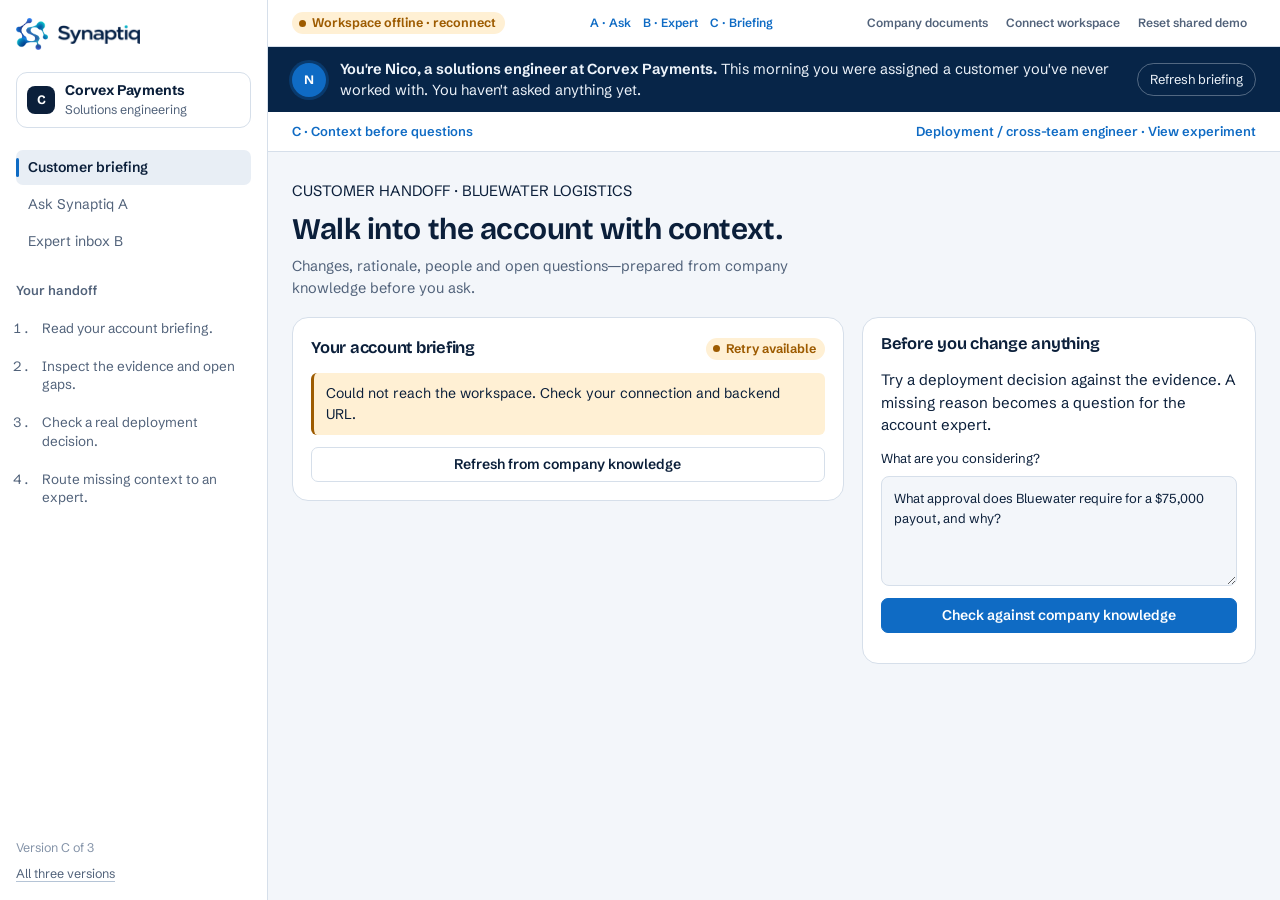
<file: docs/c/index.html>
<!doctype html>
<html lang="en">
<head>
<meta charset="utf-8">
<meta name="viewport" content="width=device-width, initial-scale=1, viewport-fit=cover">
<meta name="description" content="Synaptiq: a live prototype that finds what your company forgot to document.">
<meta name="theme-color" content="#072548">
<link rel="icon" type="image/png" href="[data-uri]">
<title>Synaptiq Context Briefing</title>
<link rel="preconnect" href="https://fonts.googleapis.com">
<link rel="preconnect" href="https://fonts.gstatic.com" crossorigin>
<link rel="stylesheet" href="https://fonts.googleapis.com/css2?family=Bricolage+Grotesque:opsz,wght@12..96,600..700&family=JetBrains+Mono:wght@400;500&family=Schibsted+Grotesk:wght@400..700&display=swap">
<style>
/* Synaptiq UI kit. App shell: left rail (workspace, navigation, guided steps) beside a scrolling work area under a scenario band. */
:root {
  --paper: #f3f6fa;
  --surface: #ffffff;
  --sunk: #e8eef5;
  --ink: #0b1f3a;
  --muted: #51627a;
  --faint: #8493a8;
  --line: #d6dfea;
  --line-strong: #b5c4d6;
  --brand: #0f6bc4;
  --brand-deep: #0a4f99;
  --brand-ink: #ffffff;
  --brand-weak: #e4effb;
  --cyan: #0bb6c7;
  --gap: #9d5b00;
  --gap-weak: #fff0d4;
  --risk: #b42318;
  --risk-weak: #fdeceb;
  --focus: #2f6fdb;
  --band: #072548;
  --band-ink: #eef4fb;
  --wordmark-filter: none;
  --shadow: 0 1px 2px rgba(11, 31, 58, .05), 0 8px 24px -12px rgba(11, 31, 58, .2);
  --shadow-lift: 0 2px 4px rgba(11, 31, 58, .06), 0 18px 36px -16px rgba(11, 31, 58, .3);

  --f-display: "Bricolage Grotesque", "Segoe UI", system-ui, sans-serif;
  --f-ui: "Schibsted Grotesk", "Segoe UI", system-ui, -apple-system, sans-serif;
  --f-code: "JetBrains Mono", ui-monospace, "SFMono-Regular", Menlo, monospace;

  --ease: cubic-bezier(.2, .8, .2, 1);
  --spring: cubic-bezier(.34, 1.4, .64, 1);
  --r-sm: 7px;
  --r-md: 11px;
  --r-lg: 16px;
}
@media (prefers-color-scheme: dark) {
  :root:not([data-theme="light"]) {
    --paper: #09121d; --surface: #0f1b29; --sunk: #152436; --ink: #e4ecf6; --muted: #98a9bf; --faint: #6b7d95;
    --line: #1f3147; --line-strong: #30475f; --brand: #5aa9ff; --brand-deep: #8cc4ff; --brand-ink: #04162d; --brand-weak: #0f2a4a; --cyan: #3fd3e0;
    --gap: #f0a73a; --gap-weak: #33250d; --risk: #f2766c; --risk-weak: #3a1a18; --focus: #9cc2ff; --band: #0f2747; --band-ink: #e4ecf6;
    --wordmark-filter: brightness(0) invert(.94);
    --shadow: 0 1px 2px rgba(0, 0, 0, .4), 0 10px 28px -14px rgba(0, 0, 0, .7);
    --shadow-lift: 0 2px 4px rgba(0, 0, 0, .45), 0 20px 40px -16px rgba(0, 0, 0, .8);
    color-scheme: dark;
  }
}
:root[data-theme="dark"] {
  --paper: #09121d; --surface: #0f1b29; --sunk: #152436; --ink: #e4ecf6; --muted: #98a9bf; --faint: #6b7d95;
  --line: #1f3147; --line-strong: #30475f; --brand: #5aa9ff; --brand-deep: #8cc4ff; --brand-ink: #04162d; --brand-weak: #0f2a4a; --cyan: #3fd3e0;
  --gap: #f0a73a; --gap-weak: #33250d; --risk: #f2766c; --risk-weak: #3a1a18; --focus: #9cc2ff; --band: #0f2747; --band-ink: #e4ecf6;
  --wordmark-filter: brightness(0) invert(.94);
  --shadow: 0 1px 2px rgba(0, 0, 0, .4), 0 10px 28px -14px rgba(0, 0, 0, .7);
  --shadow-lift: 0 2px 4px rgba(0, 0, 0, .45), 0 20px 40px -16px rgba(0, 0, 0, .8);
  color-scheme: dark;
}

* { box-sizing: border-box; }
html, body { height: 100%; }
body {
  margin: 0;
  background: var(--paper);
  color: var(--ink);
  font: 15px/1.5 var(--f-ui);
  -webkit-font-smoothing: antialiased;
  text-rendering: optimizeLegibility;
}
::selection { background: color-mix(in srgb, var(--brand) 28%, transparent); }
button, input, textarea, select { font: inherit; color: inherit; }
button { cursor: pointer; -webkit-tap-highlight-color: transparent; }
:focus-visible { outline: 2px solid var(--focus); outline-offset: 2px; border-radius: 6px; }
code, .code { font-family: var(--f-code); font-size: .84em; background: var(--sunk); padding: .1em .38em; border-radius: 5px; }
h1, h2, h3 { font-family: var(--f-display); font-weight: 650; letter-spacing: -.015em; text-wrap: balance; margin: 0; }
p { margin: 0; }
* { scrollbar-width: thin; scrollbar-color: var(--line-strong) transparent; }

/* ---------- shell ---------- */
.app { display: grid; grid-template-columns: 268px minmax(0, 1fr); height: 100%; }
.rail {
  background: var(--surface);
  border-right: 1px solid var(--line);
  display: flex; flex-direction: column; gap: 22px;
  padding: 18px 16px 16px;
  overflow-y: auto;
}
.rail > * { animation: rise .55s var(--ease) both; }
.rail > *:nth-child(2) { animation-delay: .05s; }
.rail > *:nth-child(3) { animation-delay: .1s; }
.rail > *:nth-child(4) { animation-delay: .15s; }
.rail > *:nth-child(5) { animation-delay: .2s; }
.main { animation: fade .5s .1s var(--ease) both; }
@keyframes rise { from { opacity: 0; transform: translateY(8px); } }
@keyframes fade { from { opacity: 0; } }

.brand { display: flex; align-items: center; gap: 10px; color: var(--brand); text-decoration: none; }
.brand .brand-mark { width: 32px; height: 32px; object-fit: contain; flex: none; transition: transform .6s var(--spring); }
.brand:hover .brand-mark { transform: rotate(-14deg) scale(1.08); }
.brand .wordmark { height: 19px; width: auto; display: block; filter: var(--wordmark-filter); }
.workspace { display: flex; align-items: center; gap: 10px; padding: 9px 10px; border: 1px solid var(--line); border-radius: var(--r-md); transition: border-color .2s, background .2s; }
.workspace:hover { border-color: var(--line-strong); background: var(--paper); }
.ws-logo { width: 28px; height: 28px; border-radius: 8px; background: var(--ink); color: var(--surface); display: grid; place-items: center; font: 700 13px var(--f-display); flex: none; }
.ws-meta { min-width: 0; line-height: 1.25; }
.ws-meta strong { display: block; font-size: 14px; }
.ws-meta span { font-size: 12.5px; color: var(--muted); }
.nav { display: flex; flex-direction: column; gap: 2px; }
.nav a {
  position: relative; display: flex; align-items: center; justify-content: space-between; gap: 8px;
  padding: 7px 10px 7px 12px; border-radius: var(--r-sm); color: var(--muted); text-decoration: none; font-size: 14px;
  transition: background .18s, color .18s, padding .25s var(--ease);
}
.nav a::before { content: ""; position: absolute; left: 0; top: 8px; bottom: 8px; width: 3px; border-radius: 3px; background: var(--brand); transform: scaleY(0); transition: transform .25s var(--ease); }
.nav a:hover { background: var(--paper); color: var(--ink); padding-left: 15px; }
.nav a.on { background: var(--sunk); color: var(--ink); font-weight: 600; }
.nav a.on::before { transform: scaleY(1); }
.nav .count { font-size: 12px; color: var(--faint); font-variant-numeric: tabular-nums; min-width: 20px; text-align: right; }
.nav .count.bump { animation: bump .6s var(--spring); color: var(--brand); font-weight: 700; }
@keyframes bump { 40% { transform: scale(1.45); } }

/* guided steps */
.try { display: flex; flex-direction: column; gap: 10px; }
.try h4 { margin: 0; font-size: 13px; color: var(--muted); font-weight: 600; }
.try ol { list-style: none; margin: 0; padding: 0; display: flex; flex-direction: column; gap: 4px; }
.try li { display: grid; grid-template-columns: 22px 1fr; gap: 9px; align-items: start; font-size: 13.5px; line-height: 1.35; color: var(--muted); padding: 8px; border-radius: var(--r-sm); transition: background .3s, color .3s; }
.try li .tick { width: 22px; height: 22px; border-radius: 50%; border: 1.5px solid var(--line-strong); display: grid; place-items: center; font-size: 11px; font-weight: 700; color: var(--faint); transition: all .3s var(--ease); }
.try li .tick svg { width: 12px; height: 12px; }
.try li.just .tick path { stroke-dasharray: 22; stroke-dashoffset: 22; animation: draw .45s .15s var(--ease) forwards; }
@keyframes draw { to { stroke-dashoffset: 0; } }
.try li.now { background: var(--brand-weak); color: var(--ink); }
.try li.now .tick { border-color: var(--brand); color: var(--brand); box-shadow: 0 0 0 4px color-mix(in srgb, var(--brand) 14%, transparent); }
.try li.done { color: var(--faint); }
.try li.done span:last-child { text-decoration: line-through; text-decoration-color: var(--line-strong); }
.try li.done .tick { background: var(--brand); border-color: var(--brand); color: var(--brand-ink); }
.try li.just .tick { animation: pop .45s var(--spring); }
@keyframes pop { 0% { transform: scale(.6); } 100% { transform: scale(1); } }
.try .finished { font-size: 13px; color: var(--brand); font-weight: 600; padding: 0 8px; animation: rise .4s var(--ease) both; }
.rail-foot { margin-top: auto; display: flex; flex-direction: column; gap: 8px; font-size: 12.5px; color: var(--faint); }
.rail-foot a { color: var(--muted); text-decoration-color: var(--line-strong); text-underline-offset: 3px; transition: color .2s; }
.rail-foot a:hover { color: var(--brand); text-decoration-color: currentColor; }

/* work area */
.main { display: flex; flex-direction: column; min-width: 0; min-height: 0; }
.scenario {
  display: flex; align-items: center; gap: 14px; flex-wrap: wrap;
  padding-block: 12px;
  padding-left: max(24px, env(safe-area-inset-left, 0px));
  padding-right: max(24px, env(safe-area-inset-right, 0px));
  background: var(--band); color: var(--band-ink);
}
.scenario .who { width: 34px; height: 34px; border-radius: 50%; background: var(--brand); color: var(--brand-ink); display: grid; place-items: center; font: 700 13px var(--f-display); flex: none; box-shadow: 0 0 0 3px color-mix(in srgb, var(--brand) 30%, transparent); }
.scenario p { flex: 1 1 320px; min-width: 0; font-size: 14.5px; line-height: 1.4; }
.scenario p b { font-weight: 650; }
.scenario .restart {
  display: inline-flex; align-items: center; gap: 6px;
  background: transparent; color: var(--band-ink); border: 1px solid color-mix(in srgb, var(--band-ink) 32%, transparent);
  padding: 6px 12px; border-radius: 999px; font-size: 13px; transition: background .2s, border-color .2s;
}
.scenario .restart svg { width: 14px; height: 14px; transition: transform .5s var(--ease); }
.scenario .restart:hover { background: color-mix(in srgb, var(--band-ink) 12%, transparent); border-color: color-mix(in srgb, var(--band-ink) 55%, transparent); }
.scenario .restart:hover svg { transform: rotate(-200deg); }
.work { flex: 1; min-height: 0; overflow-y: auto; scroll-behavior: smooth; }
.work-inner {
  max-width: 880px; margin: 0 auto;
  padding-block: 28px 40px;
  padding-left: max(24px, env(safe-area-inset-left, 0px));
  padding-right: max(24px, env(safe-area-inset-right, 0px));
}

/* ---------- elements ---------- */
.btn {
  position: relative; display: inline-flex; align-items: center; justify-content: center; gap: 7px;
  border: 1px solid var(--line); background: var(--surface); color: var(--ink);
  padding: 8px 14px; border-radius: var(--r-sm); font-size: 14px; font-weight: 600; line-height: 1.2;
  transition: background .18s, border-color .18s, color .18s, box-shadow .25s var(--ease), transform .25s var(--ease);
}
.btn:hover { border-color: var(--line-strong); transform: translateY(-1px); box-shadow: 0 6px 14px -8px rgba(19, 32, 42, .35); }
.btn:active { transform: translateY(0) scale(.98); box-shadow: none; transition-duration: .08s; }
.btn.primary { background: var(--brand); border-color: var(--brand); color: var(--brand-ink); }
.btn.primary:hover { background: var(--brand-deep); border-color: var(--brand-deep); box-shadow: 0 8px 18px -8px color-mix(in srgb, var(--brand) 70%, transparent); }
.btn.quiet { border-color: transparent; background: transparent; color: var(--muted); }
.btn.quiet:hover { background: var(--sunk); color: var(--ink); box-shadow: none; }
.btn[disabled] { opacity: .5; cursor: default; transform: none; box-shadow: none; }
.btn svg { width: 16px; height: 16px; flex: none; transition: transform .3s var(--spring); }
.btn:hover svg { transform: scale(1.12); }

.pill { display: inline-flex; align-items: center; gap: 6px; padding: 3px 9px 3px 7px; border-radius: 999px; font-size: 12.5px; font-weight: 650; line-height: 1.3; white-space: nowrap; animation: pop .35s var(--spring) both; }
.pill::before { content: ""; width: 7px; height: 7px; border-radius: 50%; background: currentColor; }
.pill.ok { background: var(--brand-weak); color: var(--brand); }
.pill.gap { background: var(--gap-weak); color: var(--gap); }
.pill.gap::before { animation: blink 1.6s ease-in-out infinite; }
@keyframes blink { 50% { opacity: .35; } }
.pill.risk { background: var(--risk-weak); color: var(--risk); }
.pill.plain { background: var(--sunk); color: var(--muted); }

.avatar { width: 30px; height: 30px; border-radius: 50%; display: grid; place-items: center; font: 700 12px var(--f-display); color: #fff; flex: none; transition: transform .3s var(--spring), box-shadow .3s; }
.avatar:hover { transform: scale(1.1); box-shadow: 0 0 0 2px var(--surface), 0 0 0 4px var(--line-strong); }
.av-1 { background: #6d5bd0; } .av-2 { background: #c2570c; } .av-3 { background: #1f7a4d; } .av-4 { background: #2e6ac9; } .av-5 { background: #a1366e; }
.online { position: relative; }
.online::after { content: ""; position: absolute; right: -1px; bottom: -1px; width: 9px; height: 9px; border-radius: 50%; background: #22a06b; border: 2px solid var(--surface); }

/* knowledge card: an answer that carries its own evidence */
.kcard { background: var(--surface); border: 1px solid var(--line); border-radius: var(--r-lg); box-shadow: var(--shadow); overflow: hidden; transition: border-color .25s, box-shadow .35s var(--ease), transform .35s var(--ease); }
.kcard:hover { border-color: var(--line-strong); box-shadow: var(--shadow-lift); }
.kcard-head { display: flex; align-items: center; justify-content: space-between; gap: 10px; flex-wrap: wrap; padding: 13px 16px; border-bottom: 1px solid var(--line); }
.kcard-head h3 { font-size: 15.5px; }
.kcard-body { padding: 14px 16px 16px; display: flex; flex-direction: column; gap: 12px; }
.trail { list-style: none; margin: 0; padding: 0; display: flex; flex-direction: column; }
.trail li { position: relative; display: grid; grid-template-columns: 18px minmax(0, 1fr); gap: 10px; padding: 4px 6px 12px 0; font-size: 13.5px; line-height: 1.4; border-radius: 8px; animation: rise .45s var(--ease) both; }
.trail li:nth-child(2) { animation-delay: .12s; }
.trail li:nth-child(3) { animation-delay: .24s; }
.trail li:nth-child(4) { animation-delay: .36s; }
.trail li:last-child { padding-bottom: 4px; }
.trail li::before { content: ""; position: absolute; left: 8px; top: 20px; bottom: -4px; width: 1.5px; background: var(--line-strong); transform-origin: top; animation: grow .5s .2s var(--ease) both; }
@keyframes grow { from { transform: scaleY(0); } }
.trail li:last-child::before { display: none; }
.trail .node { width: 18px; height: 18px; border-radius: 50%; border: 1.5px solid var(--brand); background: var(--surface); display: grid; place-items: center; margin-top: 1px; position: relative; z-index: 1; transition: transform .3s var(--spring), box-shadow .3s; }
.trail .node::after { content: ""; width: 6px; height: 6px; border-radius: 50%; background: var(--brand); }
.trail li:hover .node { transform: scale(1.18); box-shadow: 0 0 0 4px color-mix(in srgb, var(--brand) 16%, transparent); }
.trail .node.miss { border-color: var(--gap); border-style: dashed; }
.trail .node.miss::after { background: transparent; border: 1.5px solid var(--gap); width: 4px; height: 4px; }
.trail li:hover .node.miss { box-shadow: 0 0 0 4px color-mix(in srgb, var(--gap) 18%, transparent); }
.trail .k { color: var(--muted); font-size: 12.5px; }
.facts { display: grid; grid-template-columns: repeat(auto-fit, minmax(150px, 1fr)); gap: 1px; background: var(--line); border-top: 1px solid var(--line); margin: 0; }
.facts div { background: var(--surface); padding: 10px 16px; min-width: 0; transition: background .2s; }
.facts div:hover { background: var(--paper); }
.facts dt { font-size: 12px; color: var(--muted); }
.facts dd { margin: 2px 0 0; font-size: 13.5px; font-weight: 600; overflow-wrap: anywhere; }

/* toast */
.toasts { position: fixed; right: max(20px, env(safe-area-inset-right, 0px)); top: calc(72px + env(safe-area-inset-top, 0px)); display: flex; flex-direction: column; gap: 8px; z-index: 50; max-width: min(380px, calc(100vw - 32px)); pointer-events: none; }
.toast {
  position: relative; overflow: hidden; pointer-events: auto;
  background: var(--surface); color: var(--ink); border: 1px solid var(--line);
  padding: 11px 14px 13px; border-radius: var(--r-md); font-size: 14px; line-height: 1.4;
  box-shadow: 0 16px 36px -12px rgba(19, 32, 42, .38);
  display: flex; gap: 10px; align-items: flex-start;
  animation: toast-in .45s var(--spring) both;
}
.toast .dot { width: 18px; height: 18px; border-radius: 50%; background: var(--brand); color: var(--brand-ink); display: grid; place-items: center; flex: none; margin-top: 1px; }
.toast .dot svg { width: 11px; height: 11px; }
.toast .bar { position: absolute; left: 0; bottom: 0; height: 2px; width: 100%; background: var(--brand); transform-origin: left; animation: shrink 4.2s linear forwards; }
.toast.leaving { animation: toast-out .3s var(--ease) forwards; }
@keyframes toast-in { from { opacity: 0; transform: translateX(24px) scale(.96); } }
@keyframes toast-out { to { opacity: 0; transform: translateX(24px); } }
@keyframes shrink { to { transform: scaleX(0); } }

/* thinking indicator */
.thinking { display: flex; flex-direction: column; gap: 7px; font-size: 13.5px; color: var(--muted); }
.thinking .step { display: flex; align-items: center; gap: 9px; animation: rise .3s var(--ease) both; }
.thinking .spin { width: 14px; height: 14px; border-radius: 50%; border: 2px solid var(--line); border-top-color: var(--brand); animation: spin .7s linear infinite; flex: none; }
.thinking .step:not(.done) span:last-child {
  background: linear-gradient(90deg, var(--muted) 0%, var(--ink) 45%, var(--muted) 90%);
  background-size: 220% 100%; -webkit-background-clip: text; background-clip: text; color: transparent;
  animation: shimmer 1.3s linear infinite;
}
.thinking .step.done .spin { animation: pop .3s var(--spring); border-color: var(--brand); background: var(--brand); }
@keyframes spin { to { transform: rotate(360deg); } }
@keyframes shimmer { from { background-position: 120% 0; } to { background-position: -100% 0; } }

/* streaming caret */
.typing::after { content: ""; display: inline-block; width: 2px; height: 1em; margin-left: 2px; vertical-align: -2px; background: var(--brand); animation: caret .9s steps(1) infinite; }
@keyframes caret { 50% { opacity: 0; } }

.reveal { animation: reveal .45s var(--ease) both; }
@keyframes reveal { from { opacity: 0; transform: translateY(8px); } }
.cue { animation: cue 2s var(--ease) infinite; }
@keyframes cue { 0% { box-shadow: 0 0 0 0 color-mix(in srgb, var(--brand) 45%, transparent); } 70%, 100% { box-shadow: 0 0 0 10px transparent; } }

.sr-only { position: absolute; width: 1px; height: 1px; overflow: hidden; clip: rect(0 0 0 0); white-space: nowrap; }

@media (prefers-reduced-motion: reduce) {
  *, *::before, *::after { animation-duration: .01ms !important; animation-delay: 0s !important; animation-iteration-count: 1 !important; transition-duration: .01ms !important; scroll-behavior: auto !important; }
}

/* ---------- narrow ---------- */
@media (max-width: 860px) {
  .app { grid-template-columns: minmax(0, 1fr); grid-template-rows: auto minmax(0, 1fr); }
  .rail { border-right: 0; border-bottom: 1px solid var(--line); flex-direction: row; flex-wrap: wrap; align-items: center; gap: 10px 14px; padding: 10px 16px; overflow: visible; }
  .rail .workspace, .rail .nav, .rail-foot { display: none; }
  .try { flex: 1 1 100%; gap: 6px; }
  .try h4 { display: none; }
  .try ol { flex-direction: row; gap: 6px; }
  .try li { flex: 1; grid-template-columns: 22px 1fr; padding: 6px; font-size: 12px; }
  .try li:not(.now) span:last-child { display: none; }
  .try li:not(.now) { flex: 0 0 auto; }
  .scenario { padding-left: max(16px, env(safe-area-inset-left, 0px)); padding-right: max(16px, env(safe-area-inset-right, 0px)); padding-block: 10px; gap: 10px; flex-wrap: nowrap; align-items: flex-start; }
  .scenario .who { display: none; }
  .scenario p { flex: 1 1 auto; font-size: 13px; line-height: 1.38; }
  .scenario .restart { padding: 5px 10px; font-size: 12px; white-space: nowrap; }
  .toasts { top: calc(12px + env(safe-area-inset-top, 0px)); left: max(16px, env(safe-area-inset-left, 0px)); right: max(16px, env(safe-area-inset-right, 0px)); max-width: none; }
  .work-inner { padding-left: max(16px, env(safe-area-inset-left, 0px)); padding-right: max(16px, env(safe-area-inset-right, 0px)); padding-block: 20px 32px; }
}

.live-bar{display:flex;gap:12px;align-items:center;justify-content:space-between;padding:10px 24px;border-bottom:1px solid var(--line);background:var(--surface);flex-wrap:wrap;font-size:13px}.live-bar .btn{font-size:12px;padding:5px 8px}.live-dialog{width:min(720px,94vw);max-height:85vh;overflow:auto;border:1px solid var(--line);border-radius:16px;padding:24px;background:var(--surface);color:var(--ink);box-shadow:var(--shadow)}.live-dialog::backdrop{background:#07254888;backdrop-filter:blur(4px)}.live-dialog-body{display:grid;gap:16px;margin-top:20px}.live-dialog label{display:grid;gap:8px}.live-dialog input,.field input{border:1px solid var(--line);border-radius:8px;background:var(--paper);padding:12px;color:var(--ink);font:inherit}.live-document{padding:16px 0;border-top:1px solid var(--line)}.live-document pre{white-space:pre-wrap;overflow-wrap:anywhere;font:inherit;font-size:13px;max-height:240px;overflow:auto;padding:12px;background:var(--sunk);border-radius:8px}.live-drop{display:block;border:1px dashed var(--line-strong);padding:12px;border-radius:10px;text-align:center;font-size:13px;cursor:pointer;background:var(--paper);transition:background .15s,border-color .15s}.live-drop span{color:var(--brand);text-decoration:underline}.live-drop.dragging{border-color:var(--brand);background:var(--brand-weak)}.live-drop.uploading{opacity:.6;pointer-events:none}.live-hint{font-size:11px;color:var(--muted);margin-top:4px}.live-upload-inline{max-width:832px;margin:0 auto 8px}.live-error{border-left:3px solid var(--gap);padding:10px 12px;background:var(--gap-weak);border-radius:6px;font-size:14px;overflow-wrap:anywhere}.live-answer{white-space:pre-wrap;overflow-wrap:anywhere}.live-pending{color:var(--muted);padding:14px 0;animation:pulse 1.5s infinite}.live-brief{display:grid;gap:18px;margin-top:24px}.live-brief h3{font-size:15px}.upload-feedback:empty{display:none}.upload-feedback{max-height:95px;overflow:auto;font-size:12px}.live-dialog details{margin-top:8px}.live-dialog summary{cursor:pointer;color:var(--brand)}.a-body .lead{line-height:1.7}.live-bar+.scenario{border-top:0}@media(max-width:700px){.live-bar{padding:8px 12px;gap:6px}.live-bar .row{gap:4px}.live-upload-inline .live-hint{display:none}.composer{padding-top:8px}.live-dialog{padding:16px}.live-bar .btn{font-size:11px}}
.live-versions{display:flex;gap:12px;font-size:12px;font-weight:600}.live-versions a{color:var(--brand);text-decoration:none}.live-versions a:hover{text-decoration:underline}.try li{display:list-item;margin-left:18px}.try ol{list-style:decimal}.try p{font-size:13px;color:var(--muted);line-height:1.5}@media(max-width:860px){.rail .try{display:none}.live-bar{gap:8px}.live-versions{gap:14px}}

/* Experiment cues and evidence stay readable without competing with the task. */
.live-experiment{padding:10px 24px;border-bottom:1px solid var(--line);background:var(--surface);font-size:13px}
.live-experiment>summary{display:flex;align-items:center;justify-content:space-between;gap:8px;cursor:pointer;color:var(--brand);font-weight:600;flex-wrap:wrap}
.live-experiment p{max-width:85ch;margin-top:8px;color:var(--muted)}
.live-source{min-width:0;flex:1}.live-source summary{cursor:pointer;color:var(--brand);font-weight:600;overflow-wrap:anywhere}.live-source pre{white-space:pre-wrap;overflow-wrap:anywhere;max-height:240px;overflow:auto;font:13px/1.6 var(--f-ui);padding:12px;background:var(--paper);border-radius:8px;margin:8px 0}
.live-reask{align-self:flex-start;font-size:12px}.live-hint a{color:var(--brand)}
.live-library{margin-top:24px;display:grid;gap:10px}.live-library h2{font-size:19px}.live-published{padding:16px;border:1px solid var(--line);border-radius:var(--r-md);background:var(--surface)}.live-published summary{cursor:pointer;font-weight:600}.live-published p{margin-top:10px}.live-published .btn{margin-top:12px}
.live-handoff{display:grid;grid-template-columns:minmax(0,1.4fr) minmax(300px,1fr);gap:18px;align-items:start}.live-brief-panel .panel-h{padding-top:18px}.live-brief-sections{display:grid;gap:12px;margin-top:8px}.live-brief-section{border-left:3px solid var(--brand);padding:4px 0 4px 14px}.live-brief-section h3{font:600 14px var(--f-ui);margin-bottom:6px;color:var(--brand)}.live-brief-section p{font-size:14px;line-height:1.65}.live-brief-section.is-gap{border-color:var(--gap);background:var(--gap-weak);border-radius:0 8px 8px 0;padding:12px 14px}.live-brief-section.is-gap h3{color:var(--gap)}.live-brief-evidence{border-top:1px solid var(--line);padding-top:12px;margin-top:16px}.live-brief-evidence>summary{color:var(--brand);cursor:pointer;font-size:13px}.live-decision textarea{width:100%;min-height:110px;border:1px solid var(--line);border-radius:8px;background:var(--paper);padding:12px;resize:vertical;line-height:1.5}.live-decision .field{display:grid;gap:8px;font-size:13px}.live-decision #decisionResult{display:grid;gap:12px;font-size:14px}.live-decision .trail{font-size:12px}.live-decision .btn{white-space:normal;text-align:left}
@media(max-width:1050px){.live-handoff{grid-template-columns:minmax(0,1fr)}}
@media(max-width:700px){.live-experiment{padding:10px 16px}.live-experiment>summary .k{font-size:11px}}

[hidden]{display:none!important}

/* Version C: account page where the briefing arrives before any question */
.work-inner { max-width: 1140px; }
.page-h { display: flex; flex-direction: column; gap: 4px; margin-bottom: 18px; }
.page-h h1 { font-size: clamp(24px, 3.4vw, 30px); }
.page-h p { color: var(--muted); font-size: 14.5px; max-width: 60ch; }
.accounts { background: var(--surface); border: 1px solid var(--line); border-radius: var(--r-lg); overflow: hidden; }
.acc { display: grid; grid-template-columns: 40px minmax(0, 1fr) auto; gap: 14px; align-items: center; padding: 14px 16px; border-bottom: 1px solid var(--line); transition: background .2s, padding .3s var(--ease); animation: rise .45s var(--ease) both; }
.acc:nth-child(2) { animation-delay: .06s; } .acc:nth-child(3) { animation-delay: .12s; }
.acc:hover { background: var(--paper); padding-left: 20px; }
.acc:hover .acc-logo { transform: rotate(-6deg) scale(1.06); }
.acc:last-child { border-bottom: 0; }
.acc.new { background: var(--brand-weak); }
.acc.new:hover { background: color-mix(in srgb, var(--brand-weak) 70%, var(--surface)); }
.acc-logo { width: 40px; height: 40px; border-radius: 11px; display: grid; place-items: center; font: 700 15px var(--f-display); color: #fff; transition: transform .4s var(--spring); }
.acc h3 { font: 650 15.5px var(--f-ui); }
.acc p { font-size: 13px; color: var(--muted); }
.acc-r { display: flex; gap: 10px; align-items: center; flex-wrap: wrap; justify-content: flex-end; }
.back { border: 0; background: transparent; color: var(--muted); font-size: 13.5px; padding: 0; margin-bottom: 10px; display: inline-flex; gap: 4px; align-items: center; transition: color .2s, transform .25s var(--ease); }
.back:hover { color: var(--brand); transform: translateX(-3px); }
.acct-head { display: flex; gap: 14px; align-items: center; flex-wrap: wrap; margin-bottom: 18px; }
.acct-head .acc-logo { width: 48px; height: 48px; font-size: 18px; }
.acct-head h1 { font-size: clamp(24px, 3.4vw, 30px); }
.acct-meta { display: flex; gap: 6px 14px; flex-wrap: wrap; font-size: 13.5px; color: var(--muted); }
.grid2 { display: grid; grid-template-columns: minmax(0, 1fr) 330px; gap: 18px; align-items: start; }
.side-col { display: flex; flex-direction: column; gap: 16px; min-width: 0; }
.panel { background: var(--surface); border: 1px solid var(--line); border-radius: var(--r-lg); min-width: 0; transition: border-color .25s, box-shadow .35s var(--ease); }
.panel:hover { border-color: var(--line-strong); box-shadow: var(--shadow); }
.side-col > .panel.reveal:nth-child(2) { animation-delay: .1s; } .side-col > .panel.reveal:nth-child(3) { animation-delay: .2s; }
.panel-h { padding: 14px 18px 0; display: flex; align-items: center; justify-content: space-between; gap: 8px; flex-wrap: wrap; }
.panel-h h2 { font-size: 16.5px; }
.panel-b { padding: 12px 18px 18px; display: flex; flex-direction: column; gap: 12px; }
.brief { box-shadow: var(--shadow); }
.brief:hover { box-shadow: var(--shadow-lift); }
.brief-top { padding: 18px 20px; border-bottom: 1px solid var(--line); display: flex; flex-direction: column; gap: 10px; }
.brief-top h2 { font-size: 20px; }
.brief-top .lead { font-size: 15.5px; line-height: 1.55; }
.counts { display: flex; gap: 8px; flex-wrap: wrap; }
.tl { list-style: none; margin: 0; padding: 8px 20px 18px; }
.tl li { display: grid; grid-template-columns: 74px 20px minmax(0, 1fr); gap: 12px; position: relative; padding: 12px 8px 12px 0; border-radius: 10px; transition: background .2s; }
.tl li:hover { background: var(--paper); }
.tl.enter li { animation: rise .5s var(--ease) both; }
.tl.enter li:nth-child(2) { animation-delay: .08s; } .tl.enter li:nth-child(3) { animation-delay: .16s; } .tl.enter li:nth-child(4) { animation-delay: .24s; } .tl.enter li:nth-child(5) { animation-delay: .32s; }
.tl li::before { content: ""; position: absolute; left: 95px; top: 30px; bottom: -14px; width: 1.5px; background: var(--line); }
.tl li:last-child::before { display: none; }
.tl .when { font-size: 13px; color: var(--muted); padding-top: 1px; font-variant-numeric: tabular-nums; }
.tl .node { width: 18px; height: 18px; border-radius: 50%; border: 1.5px solid var(--brand); background: var(--surface); display: grid; place-items: center; position: relative; z-index: 1; margin-top: 2px; transition: transform .3s var(--spring); }
.tl li:hover .node { transform: scale(1.2); }
.tl .node::after { content: ""; width: 6px; height: 6px; border-radius: 50%; background: var(--brand); }
.tl li.gap .node { border-color: var(--gap); border-style: dashed; animation: ping 2s var(--ease) infinite; }
@keyframes ping { 0% { box-shadow: 0 0 0 0 color-mix(in srgb, var(--gap) 45%, transparent); } 70%, 100% { box-shadow: 0 0 0 9px transparent; } }
.tl li.gap .node::after { background: transparent; border: 1.5px solid var(--gap); width: 4px; height: 4px; }
.tl .what { font-weight: 650; font-size: 15px; line-height: 1.35; }
.tl .why { font-size: 14px; line-height: 1.45; margin-top: 3px; }
.tl .why b { font-weight: 600; color: var(--muted); }
.tl li.gap .why { color: var(--gap); font-weight: 600; }
.tl li.closed .why { color: var(--ink); font-weight: 400; }
.tl .by { display: flex; gap: 8px; align-items: center; flex-wrap: wrap; margin-top: 6px; font-size: 12.5px; color: var(--muted); }
.tl .by .avatar { width: 20px; height: 20px; font-size: 9px; }
.src { border: 1px solid var(--line); border-radius: 999px; padding: 1px 8px; font-size: 12px; }
.tl li.flash { animation: flash 1.6s ease-out; }
@keyframes flash { 0% { background: var(--brand-weak); } 100% { background: transparent; } }
.person { display: flex; gap: 10px; align-items: center; }
.person div { min-width: 0; font-size: 14px; line-height: 1.35; }
.person div > span { display: block; font-size: 12.5px; color: var(--muted); }
.gapcard { border-color: color-mix(in srgb, var(--gap) 45%, var(--line)); }
.gapcard.closed { border-color: color-mix(in srgb, var(--brand) 45%, var(--line)); }
.gq { font-weight: 650; font-size: 15px; line-height: 1.35; }
.small { font-size: 13.5px; color: var(--muted); line-height: 1.45; }
.draft { display: flex; flex-direction: column; gap: 8px; }
.draft textarea { width: 100%; min-height: 96px; resize: vertical; border: 1px solid var(--line); border-radius: var(--r-sm); background: var(--surface); padding: 9px 11px; font-size: 14px; line-height: 1.45; }
.waiting { display: flex; gap: 10px; align-items: center; flex-wrap: wrap; font-size: 13.5px; color: var(--muted); }
.waiting .spin { width: 14px; height: 14px; border-radius: 50%; border: 2px solid var(--line); border-top-color: var(--brand); animation: spin .8s linear infinite; }
.reply { background: var(--brand-weak); border-radius: var(--r-md); padding: 10px 12px; font-size: 14px; line-height: 1.5; }
.ticket { border: 1px solid var(--line); border-radius: var(--r-md); padding: 12px; display: flex; flex-direction: column; gap: 6px; background: var(--paper); }
.ticket .id { font-family: var(--f-code); font-size: 12px; color: var(--muted); }
.choices { display: flex; flex-direction: column; gap: 8px; }
.choices button { text-align: left; border: 1px solid var(--line); background: var(--surface); border-radius: var(--r-md); padding: 10px 12px; font-size: 14px; font-weight: 600; display: flex; align-items: center; gap: 10px; transition: border-color .2s, background .2s, transform .25s var(--ease); }
.choices button::before { content: ""; width: 14px; height: 14px; border-radius: 50%; border: 1.5px solid var(--line-strong); flex: none; transition: border-width .2s, border-color .2s; }
.choices button:hover { border-color: var(--brand); transform: translateX(3px); }
.choices button[aria-pressed="true"] { border-color: var(--ink); background: var(--paper); }
.choices button[aria-pressed="true"]::before { border: 4.5px solid var(--ink); }
.verdict { border-radius: var(--r-md); padding: 10px 12px; font-size: 14px; line-height: 1.45; }
.verdict.warn { background: var(--gap-weak); }
.verdict.bad { background: var(--risk-weak); }
.verdict.good { background: var(--brand-weak); }
.verdict b { display: block; margin-bottom: 2px; }
.recap { margin-top: 18px; padding: 18px 20px; border-radius: var(--r-lg); background: var(--band); color: var(--band-ink); display: flex; flex-direction: column; gap: 6px; }
.recap h2 { font-size: 20px; }
.recap p { opacity: .85; max-width: 70ch; font-size: 14.5px; }
.prep { padding: 22px 20px; display: flex; flex-direction: column; gap: 14px; }
.skel { display: flex; flex-direction: column; gap: 9px; }
.skel i { display: block; height: 10px; border-radius: 6px; background: linear-gradient(90deg, var(--sunk) 0%, var(--line) 50%, var(--sunk) 100%); background-size: 200% 100%; animation: shimmer 1.4s linear infinite; }
.skel i:nth-child(1) { width: 92%; } .skel i:nth-child(2) { width: 78%; } .skel i:nth-child(3) { width: 85%; } .skel i:nth-child(4) { width: 40%; }
.prep h2 { font-size: 18px; }
@media (max-width: 980px) { .grid2 { grid-template-columns: minmax(0, 1fr); } }
@media (max-width: 560px) {
  .acc { grid-template-columns: 36px minmax(0, 1fr); }
  .acc-r { grid-column: 1 / -1; justify-content: flex-start; }
  .tl { padding-left: 14px; padding-right: 14px; }
  .tl li { grid-template-columns: 20px minmax(0, 1fr); }
  .tl li::before { left: 9px; }
  .tl .when { grid-column: 2; grid-row: 1; }
  .tl .node { grid-column: 1; grid-row: 1 / span 2; }
  .tl .body { grid-column: 2; }
  .brief-top { padding: 16px 14px; }
}
</style>
</head>
<body>


<div class="app">
  <aside class="rail">
    <a class="brand" id="brand" href="../" aria-label="Synaptiq, all versions"></a>
    <div class="workspace"><div class="ws-logo">C</div><div class="ws-meta"><strong>Corvex Payments</strong><span>Solutions engineering</span></div></div>
    <nav class="nav" aria-label="Synaptiq">
      <a class="on" href="#accounts" onclick="return false">My accounts <span class="count">3</span></a>
      <a href="#briefings" onclick="return false">Briefings</a>
      <a href="#gaps" onclick="return false">Open gaps <span class="count" id="gapCount">1</span></a>
    </nav>
    <section class="try" id="try" aria-label="Demo steps"></section>
    <div class="rail-foot">
      <span>Version C of 3</span>
      <a href="../">All three versions</a>
    </div>
  </aside>

  <div class="main">
    <div class="scenario">
      <div class="who" aria-hidden="true">N</div>
      <p><b>You're Nico, a solutions engineer at Corvex Payments.</b> This morning you were assigned a customer you've never worked with. You haven't asked anything yet.</p>
      <button class="restart" id="restart" type="button"><svg viewBox="0 0 24 24" fill="none" stroke="currentColor" stroke-width="2" stroke-linecap="round" stroke-linejoin="round" aria-hidden="true"><path d="M3 12a9 9 0 1 0 3-6.7"/><path d="M3 4v5h5"/></svg>Restart demo</button>
    </div>
    <div class="work" id="work"><div class="work-inner" id="view"></div></div>
  </div>
</div>

<script>
/* Synaptiq UI kit: shared helpers */
const REDUCED = window.matchMedia && window.matchMedia("(prefers-reduced-motion: reduce)").matches;
const $ = (sel, root = document) => root.querySelector(sel);
const $$ = (sel, root = document) => Array.from(root.querySelectorAll(sel));
const wait = (ms) => new Promise((r) => setTimeout(r, REDUCED ? Math.min(ms, 60) : ms));
let RUN = 0; // increments on restart so pending async flows stop
const TICK = '<svg viewBox="0 0 24 24" fill="none" stroke="currentColor" stroke-width="3" stroke-linecap="round" stroke-linejoin="round" aria-hidden="true"><path d="M5 12.5l4.5 4.5L19 7.5"/></svg>';
const RESTART_ICON = '<svg viewBox="0 0 24 24" fill="none" stroke="currentColor" stroke-width="2" stroke-linecap="round" stroke-linejoin="round" aria-hidden="true"><path d="M3 12a9 9 0 1 0 3-6.7"/><path d="M3 4v5h5"/></svg>';
const alive = (id) => id === RUN;

const LOGO = '<img class="brand-mark" src="[data-uri]" alt="" width="32" height="32">';
const BRAND = LOGO + '<img class="wordmark" src="[data-uri]" alt="Synaptiq" width="82" height="19">';

function esc(s) {
  return String(s).replace(/[&<>"]/g, (c) => ({ "&": "&amp;", "<": "&lt;", ">": "&gt;", '"': "&quot;" }[c]));
}

function toast(msg) {
  let box = $(".toasts");
  if (!box) { box = document.createElement("div"); box.className = "toasts"; box.setAttribute("role", "status"); document.body.appendChild(box); }
  const t = document.createElement("div");
  t.className = "toast";
  t.innerHTML = '<span class="dot">' + TICK + '</span><span>' + msg + '</span><span class="bar"></span>';
  box.appendChild(t);
  while (box.children.length > 2) box.firstElementChild.remove();
  setTimeout(() => { t.classList.add("leaving"); setTimeout(() => t.remove(), 320); }, 4200);
}

/* stream words into an element, keeping inline markup intact by revealing tokens */
async function stream(el, html, id, speed = 18) {
  el.classList.add("typing");
  const tmp = document.createElement("div");
  tmp.innerHTML = html;
  const words = [];
  (function walk(node, parent) {
    node.childNodes.forEach((n) => {
      if (n.nodeType === 3) {
        n.textContent.split(/(\s+)/).forEach((w) => { if (w) words.push({ parent, text: w }); });
      } else {
        const clone = n.cloneNode(false);
        words.push({ parent, node: clone });
        walk(n, clone);
      }
    });
  })(tmp, el);
  for (const w of words) {
    if (!alive(id)) return;
    if (w.node) w.parent.appendChild(w.node);
    else { w.parent.appendChild(document.createTextNode(w.text)); if (/\S/.test(w.text)) await wait(speed); }
  }
  el.classList.remove("typing");
}

/* animate a number change */
function countTo(el, to, suffix = "") {
  if (!el) return;
  const from = parseInt(el.textContent, 10) || 0;
  if (from === to) { el.textContent = to + suffix; return; }
  const t0 = performance.now(), dur = REDUCED ? 1 : 700;
  el.classList.add("bump");
  (function step(t) {
    const k = Math.min(1, (t - t0) / dur), e = 1 - Math.pow(1 - k, 3);
    el.textContent = Math.round(from + (to - from) * e) + suffix;
    if (k < 1) requestAnimationFrame(step); else setTimeout(() => el.classList.remove("bump"), 500);
  })(t0);
}

/* "Try this" checklist in the rail */
function Checklist(root, steps) {
  let done = 0, just = -1;
  function render() {
    root.innerHTML = "<h4>Try this</h4><ol>" + steps.map((s, i) => {
      const cls = (i < done ? "done" : i === done ? "now" : "") + (i === just ? " just" : "");
      const mark = i < done ? TICK : String(i + 1);
      return '<li class="' + cls + '"><span class="tick" aria-hidden="true">' + mark + "</span><span>" + s + "</span></li>";
    }).join("") + "</ol>" + (done >= steps.length ? '<p class="finished">All steps done. Restart to run it again.</p>' : "");
  }
  render();
  return {
    complete(i) { if (i < done) return; just = i; done = i + 1; render(); },
    reset() { done = 0; just = -1; render(); },
    get step() { return done; },
  };
}

/* thinking steps; resolves after all are shown */
async function think(container, labels, id, each = 650) {
  const box = document.createElement("div");
  box.className = "thinking";
  container.appendChild(box);
  for (const l of labels) {
    if (!alive(id)) return box;
    const s = document.createElement("div");
    s.className = "step";
    s.innerHTML = '<span class="spin"></span><span>' + l + "</span>";
    box.appendChild(s);
    await wait(each);
    s.classList.add("done");
  }
  return box;
}

function scrollDown(el) {
  el.scrollTo({ top: el.scrollHeight, behavior: REDUCED ? "auto" : "smooth" });
  clearTimeout(el._sd);
  el._sd = setTimeout(() => el.scrollTo({ top: el.scrollHeight, behavior: "auto" }), 420);
}

// Public backend URL only. Never place an API key in this file.
window.SYNAPTIQ_API_BASE = "https://synaptiq-class-demo.swoonyspice130.chatgpt.site";

/* Shared live workspace. API credentials are held by server.py, never in this browser. */
const Live = (() => {
  const E = (s) => String(s ?? '').replace(/[&<>"']/g, c => ({'&':'&amp;','<':'&lt;','>':'&gt;','"':'&quot;',"'":'&#39;'}[c]));
  let base = window.SYNAPTIQ_API_BASE || localStorage.getItem('synaptiq-api') || '';
  const incoming = new URLSearchParams(location.search).get('api');
  const validBase = s => { const u = new URL(s); if (u.protocol !== 'https:' && !(u.protocol === 'http:' && ['localhost','127.0.0.1'].includes(u.hostname))) throw Error('Use an HTTPS backend URL.'); if (u.username || u.password || u.search || u.hash || u.pathname !== '/') throw Error('Enter only the backend origin, for example https://your-service.example.com'); return u.origin; };
  if (incoming) { try { base = validBase(incoming); localStorage.setItem('synaptiq-api', base); } catch {} }
  const DEFAULT_API = window.SYNAPTIQ_API_BASE || '';
  // The default backend needs no ?api= in the address bar; keep URLs clean.
  if (incoming && base === DEFAULT_API) { try { const u = new URL(location.href); u.searchParams.delete('api'); history.replaceState(null, '', u); } catch {} }
  if (!base && ['localhost','127.0.0.1'].includes(location.hostname)) base = location.origin;
  let health = null, shared = null;
  const busyButtons = new Set();
  function endpoint(path) { if (!base) throw Error('Connect the hosted workspace using “Connect workspace” above.'); return base + path; }
  async function request(path, body) {
    const controller = new AbortController(); const timer = setTimeout(() => controller.abort(), 65000);
    try {
      const res = await fetch(endpoint(path), {method: body ? 'POST' : 'GET', headers: body ? {'Content-Type':'application/json'} : {}, body: body ? JSON.stringify(body) : undefined, signal: controller.signal});
      let data; try { data = await res.json(); } catch { throw Error('That URL is not the Synaptiq backend. Check the workspace connection.'); }
      if (!res.ok) throw Error(data.error || 'Request failed. Please retry.'); return data;
    } catch (err) { if (err.name === 'AbortError') throw Error('The server took too long. It may be waking up; please retry.'); if (err instanceof TypeError) throw Error('Could not reach the workspace. Check your connection and backend URL.'); throw err; }
    finally { clearTimeout(timer); }
  }
  function link(version) {
    const home = document.querySelector('.rail-foot a')?.getAttribute('href') || './';
    const url = new URL(home, location.href);
    url.search = ''; url.hash = '';
    if (version) url.pathname = url.pathname.replace(/\/?$/, '/') + version + '/';
    if (base && base !== DEFAULT_API) url.searchParams.set('api', base);
    return url.href;
  }
  function propagate() {
    document.querySelectorAll('a[href]').forEach(a => { try {const u = new URL(a.href); if (base && base !== DEFAULT_API && u.origin === location.origin && !a.getAttribute('href').startsWith('#') && !a.hasAttribute('download')) {u.searchParams.set('api',base); a.href=u.href;}} catch {} });
  }
  function error(container, err) { const p=document.createElement('p'); p.className='live-error'; p.setAttribute('role','alert'); p.textContent=err.message || String(err); container.appendChild(p); }
  async function task(button, work) { if (busyButtons.has(button)) return; busyButtons.add(button); button.disabled=true; try {await work();} catch(e) {toast(E(e.message));} finally {button.disabled=false; busyButtons.delete(button);} }
  function sourceList(sources) { return sources.length ? `<ul class="trail">${sources.map(s=>{const doc=shared?.documents.find(d=>d.id===s.id)||s;return `<li><span class="node"></span><details class="live-source"><summary>${E(s.title)}</summary><p class="k">${E(s.owner)} · added ${new Date(s.created*1000).toLocaleDateString()}${s.id.startsWith('answer-')?' · expert approved':''}</p>${doc.text?`<pre>${E(doc.text)}</pre>`:'<p class="k">Uploaded visual source. Available to the model.</p>'}</details></li>`;}).join('')}</ul>` : ''; }
  function experiment(version) {
    const copy={a:['New-to-system engineer','Ask with evidence','Will engineers trust an answer that shows its sources and admits knowledge gaps?','Try a documented question and an undocumented one. Would you act on the answer?'],b:['Go-to expert engineer','Capture once, reuse','Will experts prefer publishing one scoped explanation to answering the same question in DMs?','Publish an explanation, then ask a paraphrased question in A. Would this replace a repeated interruption?'],c:['Deployment / cross-team engineer','Context before questions','Can an engineer prepare for an unfamiliar customer faster with a briefing that exposes missing context?','Read the briefing, then check a deployment decision. What would you still need to ask a teammate?']}[version];
    const box=document.createElement('details');box.className='live-experiment';box.innerHTML=`<summary><span>${version.toUpperCase()} · ${E(copy[1])}</span><span class="k">${E(copy[0])} · View experiment</span></summary><p><b>Hypothesis:</b> ${E(copy[2])}</p><p><b>Test:</b> ${E(copy[3])}</p>`;document.querySelector('.scenario').after(box);
  }
  async function refreshState() { shared=await request('/api/state'); return shared; }
  async function check() {
    const status=document.querySelector('#liveStatus');
    try {health=await request('/api/health'); status.textContent=health.ai_configured ? 'Live AI · shared workspace' : 'Workspace connected · AI key needed'; status.className='pill '+(health.ai_configured?'ok':'gap'); await refreshState();}
    catch(e) {status.textContent=base ? 'Workspace offline · reconnect' : 'Connect workspace to use live AI';status.className='pill gap';health=null;}
  }
  function setup(opts={}) {
    const brand = document.querySelector('#brand');
    if (brand && !brand.innerHTML.trim()) brand.innerHTML = BRAND;
    const bar=document.createElement('div'); bar.className='live-bar';
    bar.innerHTML=`<span id="liveStatus" class="pill plain">Connecting workspace…</span>${opts.versions===false?'':`<nav class="live-versions" aria-label="Switch prototype"><a href="${E(link('a'))}">A · Ask</a><a href="${E(link('b'))}">B · Expert</a><a href="${E(link('c'))}">C · Briefing</a></nav>`}<div class="row"><button class="btn quiet" id="liveDocs" type="button">Company documents</button><button class="btn quiet" id="liveConnect" type="button">Connect workspace</button><button class="btn quiet" id="liveReset" type="button">${opts.resetLabel||'Reset shared demo'}</button></div>`;
    const main=document.querySelector('.main') || document.querySelector('.page'); main.prepend(bar);
    document.querySelector('#liveConnect').onclick=connect;
    document.querySelector('#liveDocs').onclick=documents;
    document.querySelector('#liveReset').onclick=e=>task(e.currentTarget,async()=>{if(!confirm('Reset the shared demo for everyone? This removes uploaded documents, routed questions and expert answers. Seed documents stay.'))return; await request('/api/reset',{confirm:'RESET DEMO'});location.reload();});
    propagate(); check();
  }
  function dialog(title,html) {
    document.querySelector('#liveDialog')?.remove();const d=document.createElement('dialog');d.id='liveDialog';d.className='live-dialog';
    d.innerHTML=`<div class="row" style="justify-content:space-between"><h2>${E(title)}</h2><button class="btn quiet" type="button" data-close>Close</button></div><div class="live-dialog-body">${html}</div>`;
    document.body.appendChild(d);d.querySelector('[data-close]').onclick=()=>d.close();d.addEventListener('close',()=>d.remove());d.showModal();return d;
  }
  function connect() {
    const d=dialog('Connect your demo workspace',`<p>Enter the public URL of your hosted Synaptiq backend. All three versions use this same workspace. This field is for a URL, never an API key.</p><label>Backend URL<input id="backendUrl" type="url" placeholder="https://your-synaptiq-backend.example.com" value="${E(base)}"></label><button class="btn primary" id="saveBackend">Connect</button><p class="k">Use the same URL on another laptop, or share a version link after connecting.</p><div id="connectError"></div>`);
    d.querySelector('#saveBackend').onclick=e=>task(e.currentTarget,async()=>{const c=d.querySelector('#connectError');c.replaceChildren();try {const proposed=validBase(d.querySelector('#backendUrl').value.trim());const r=await fetch(proposed+'/api/health',{signal:AbortSignal.timeout(15000)});const data=await r.json();if(!r.ok||data.ok!==true)throw Error('This is not a Synaptiq backend.');base=proposed;localStorage.setItem('synaptiq-api',base);const u=new URL(location.href);u.searchParams.set('api',base);history.replaceState(null,'',u);propagate();await check();d.close();toast('Workspace connected.');window.dispatchEvent(new Event('workspace-connected'));}catch(err){error(c,err);}});
  }
  async function uploadFiles(files, output) {
    for (const file of files) {
      if(file.size>4*1024*1024) {error(output,Error(file.name+': choose a file under 4 MB.'));continue;}
      const p=document.createElement('p');p.textContent='Uploading '+file.name+'…';output.appendChild(p);
      try {const data=await new Promise((resolve,reject)=>{const reader=new FileReader();reader.onload=()=>resolve(reader.result.split(',')[1]);reader.onerror=()=>reject(Error('Could not read file.'));reader.readAsDataURL(file);});await request('/api/upload',{name:file.name,data});p.textContent=file.name+' added to company knowledge. Ask your question again.';p.className='saved-note';}
      catch(e){p.className='live-error';p.textContent=file.name+': '+e.message;}
    }
    await refreshState().catch(()=>{});window.dispatchEvent(new Event('knowledge-updated'));
  }
  function uploadZone(container) {
    container.innerHTML=`<label class="live-drop" tabindex="0">Drop company files here, or <span>choose files</span><input type="file" multiple accept=".txt,.md,.csv,.json,.log,.docx,.pdf,.png,.jpg,.jpeg,.webp" hidden></label><p class="k live-hint">Text, Word, PDF, or a readable floor-plan image · up to 4 MB per file · fictional demo data only</p><div class="upload-feedback" aria-live="polite"></div>`;
    const zone=container.querySelector('.live-drop'), picker=zone.querySelector('input'), output=container.querySelector('.upload-feedback');let uploading=false;
    const run=async files=>{if(uploading)return;uploading=true;zone.classList.add('uploading');try{await uploadFiles(files,output);}catch(e){error(output,e);}finally{uploading=false;zone.classList.remove('uploading');picker.value='';}};
    picker.onchange=()=>run([...picker.files]);zone.onkeydown=e=>{if(e.key==='Enter'||e.key===' '){e.preventDefault();picker.click();}};
    for(const name of ['dragenter','dragover'])zone.addEventListener(name,e=>{e.preventDefault();zone.classList.add('dragging');});
    zone.addEventListener('dragleave',()=>zone.classList.remove('dragging'));zone.addEventListener('drop',e=>{e.preventDefault();zone.classList.remove('dragging');run([...e.dataTransfer.files]);});
  }
  async function documents() {
    const d=dialog('Company knowledge',`<p>These documents and expert-approved answers are shared by A, B and C.</p><div id="docUpload"></div><div id="docList">Loading…</div>`);uploadZone(d.querySelector('#docUpload'));
    async function list(){try{const s=await refreshState();if(!d.isConnected)return;const root=d.querySelector('#docList');root.innerHTML=s.documents.map(doc=>`<article class="live-document"><b>${E(doc.title)}</b><p class="k">${E(doc.owner)}</p>${doc.mime==='text/plain'?`<details><summary>Read document</summary><pre>${E(doc.text)}</pre></details>`:'<p class="k">Visual document available to the model</p>'}${!doc.id.startsWith('seed-')&&!doc.id.startsWith('answer-')?`<button class="btn quiet" data-delete="${E(doc.id)}">Remove</button>`:''}</article>`).join('');root.querySelectorAll('[data-delete]').forEach(b=>b.onclick=()=>task(b,async()=>{await request('/api/delete-document',{id:b.dataset.delete});await list();}));}catch(e){const root=d.querySelector('#docList');root.textContent=e.message;}}
    const changed=()=>list();window.addEventListener('knowledge-updated',changed);d.addEventListener('close',()=>window.removeEventListener('knowledge-updated',changed));await list();
  }
  function mountA(){
    setup();experiment('a');let busy=false;const thread=document.querySelector('#thread'),input=document.querySelector('#askInput'),button=document.querySelector('#askBtn'),work=document.querySelector('#work');
    document.querySelector('#try').innerHTML='<h4>Try this</h4><ol><li>Ask any company question.</li><li>Route missing knowledge to an expert in B.</li><li>Publish the answer in B, then ask again here.</li><li>Or upload a document and ask again.</li></ol>';
    document.querySelector('#restart').textContent='Clear this chat';document.querySelector('#restart').title='Clear this conversation. Shared company knowledge stays.';document.querySelector('#restart').onclick=()=>{if(!busy)start();};
    document.querySelector('.nav').innerHTML=`<a class="on" href="#">Ask</a><a href="${link('b')}">Open expert inbox B</a><a href="${link('c')}">Context briefing C</a>`;
    const upload=document.createElement('div');upload.className='live-upload-inline';document.querySelector('.composer').prepend(upload);uploadZone(upload);const sample=document.createElement('p');sample.className='live-hint';sample.innerHTML='<a href="[data-uri]" download="office-guide.txt">Download a sample office guide</a> to try adding new knowledge.';upload.appendChild(sample);
    function start(){thread.innerHTML='<div class="empty"><h1>What do you need to know?</h1><p>Ask freely. Synaptiq answers from company knowledge, shows its sources, and helps capture what nobody has written down.</p><div class="suggest"><button data-question="How do I run payments-retry tests locally?">How do I run payments-retry tests locally?</button><button data-question="Why does payments-retry stop after three retries?">Why does payments-retry stop after three retries?</button><button data-question="Where are the bathrooms in this office?">Where are the bathrooms in this office?</button></div></div>';thread.querySelectorAll('[data-question]').forEach(b=>b.onclick=()=>ask(b.dataset.question));document.querySelector('#chips').replaceChildren();input.value='';}
    async function ask(question){if(busy||!question.trim())return;busy=true;button.disabled=true;input.disabled=true;thread.querySelector('.empty')?.remove();const q=document.createElement('div');q.className='q';q.textContent=question;thread.appendChild(q);const a=document.createElement('div');a.className='a';a.innerHTML=`<div class="a-mark">${LOGO}</div><div class="a-body"><p class="live-pending" role="status">Reading current company knowledge…</p></div>`;thread.appendChild(a);const body=a.querySelector('.a-body');scrollDown(work);
      try{const r=await request('/api/ask',{question});await refreshState();body.innerHTML=`<article class="kcard"><div class="kcard-head"><h3>${r.status==='answered'?'Answer from company knowledge':'Knowledge gap'}</h3><span class="pill ${r.status==='answered'?'ok':'gap'}">${r.status==='answered'?'Sources found':'Not documented'}</span></div><div class="kcard-body"><p class="lead live-answer">${E(r.answer)}</p>${sourceList(r.sources)}${r.status==='missing'?`<div class="expert"><div class="who"><strong>${E(r.expert.name)}</strong><span>${E(r.expert_reason)}</span></div><button class="btn primary" data-route>Ask this expert</button></div>`:''}</div></article>`;
        const again=document.createElement('button');again.className='btn quiet live-reask';again.textContent='Ask this again with latest knowledge';again.onclick=()=>ask(question);body.appendChild(again);
        const route=body.querySelector('[data-route]');if(route)route.onclick=()=>task(route,async()=>{await request('/api/route',{question,expert_id:r.expert.id,evidence:r.answer});route.textContent='Sent to expert inbox';route.hidden=true;const p=document.createElement('p');p.innerHTML=`<a class="btn primary" href="${E(link('b'))}" target="_blank" rel="noopener">Open B to answer it</a> <span class="k">Return here and ask again after publishing.</span>`;body.appendChild(p);});
      }catch(err){body.replaceChildren();error(body,err);const retry=document.createElement('button');retry.className='btn';retry.textContent='Retry question';retry.onclick=()=>ask(question);body.appendChild(retry);}finally{busy=false;button.disabled=false;input.disabled=false;input.focus();scrollDown(work);}}
    document.querySelector('#ask').onsubmit=e=>{e.preventDefault();const q=input.value.trim();if(!q||busy)return;input.value='';ask(q);};start();
  }
  function mountB(){
    setup();experiment('b');const view=document.querySelector('#view');let selected=null;let editing=false;let fingerprint='';
    document.querySelector('#try').innerHTML='<h4>Live expert workflow</h4><p>Route a question from A. It appears here. Add your explanation, publish it, then ask A again.</p>';
    document.querySelector('.tabs').removeAttribute('role');document.querySelector('#pageSub').textContent='Real questions from A. Your published explanations become shared company knowledge.';
    document.querySelector('.tabs').innerHTML='<button class="btn" type="button" id="refreshInbox">Refresh inbox</button>';
    document.querySelector('#refreshInbox').onclick=e=>task(e.currentTarget,()=>render(true));document.querySelector('#restart').textContent='Refresh inbox';document.querySelector('#restart').onclick=()=>render(true);
    document.querySelector('.nav').innerHTML=`<a class="on" href="#">Expert inbox <span class="count" id="liveInboxCount">0</span></a><a href="${link('a')}">Ask Synaptiq A</a><a href="${link('c')}">Context briefing C</a>`;
    async function render(force=false){if(editing&&!force)return;try{const s=await refreshState();const key=JSON.stringify([s.questions,s.documents.map(d=>d.id)]);if(!force&&key===fingerprint)return;fingerprint=key;const pending=s.questions.filter(q=>q.status==='pending');document.querySelector('#liveInboxCount').textContent=pending.length;selected=pending.some(q=>q.id===selected)?selected:pending[0]?.id;const q=pending.find(q=>q.id===selected);view.innerHTML=`<section class="ledger"><div><b>${pending.length}</b><span>questions awaiting your expertise</span></div><div><b>${s.questions.filter(q=>q.status==='published').length}</b><span>answers actually published</span></div><div><b>${s.documents.length}</b><span>shared knowledge sources</span></div></section>${q?`<div class="panes"><section class="list"><div class="list-head">Questions from A</div>${pending.map(i=>`<button class="item" data-select="${E(i.id)}" aria-current="${i.id===selected}"><span class="q">${E(i.question)}</span><span class="meta">${E(s.experts.find(e=>e.id===i.expert)?.name)} · awaiting answer</span></button>`).join('')}</section><section class="detail"><div class="d-head"><span class="pill gap">Needs human expertise</span><h2>${E(q.question)}</h2></div><div class="d-body"><p class="k">Assigned to ${E(s.experts.find(e=>e.id===q.expert)?.name)}. You are playing this expert for the demo.</p><details><summary>What A found</summary><p class="live-answer">${E(q.evidence)}</p></details><label class="field">Your explanation<textarea id="expertAnswer" placeholder="Write the missing answer in your own words…"></textarea></label><label class="field">Applies to<input id="answerScope" value="Company knowledge" placeholder="For example: payments-retry only"></label><button class="btn primary" id="publishLive">Approve and publish to company memory</button><div id="publishFeedback" aria-live="polite"></div></div></section></div>`:`<section class="detail done-state"><h2>No unanswered questions</h2><p>Ask A something the documents don't explain, then choose “Ask this expert.” The question will arrive here automatically.</p><a class="btn primary" href="${E(link('a'))}">Open A</a></section>`}`;
      const published=s.questions.filter(q=>q.status==='published');const library=document.createElement('section');library.className='live-library';library.innerHTML=`<div class="row" style="justify-content:space-between"><h2>Knowledge captured</h2><span class="pill ok">${published.length} published</span></div><p class="k">These explanations are now available to everyone in A and C.</p>${published.length?published.map(i=>`<details class="live-published"><summary>${E(i.question)}</summary><p class="k">${E(s.experts.find(e=>e.id===i.expert)?.name)} · ${E(s.documents.find(d=>d.id==='answer-'+i.id)?.text.match(/Scope: ([^\n]+)/)?.[1]||'Company knowledge')}</p><p class="live-answer">${E(i.answer)}</p><a class="btn quiet" href="${E(link('a'))}">Try a follow-up in A →</a></details>`).join(''):'<p class="k">Your first published explanation will appear here.</p>'}`;view.appendChild(library);
      view.querySelectorAll('[data-select]').forEach(b=>b.onclick=()=>{if(editing&&!confirm('Discard your unpublished draft?'))return;editing=false;selected=b.dataset.select;render(true);});
      const answer=view.querySelector('#expertAnswer');if(answer)answer.oninput=()=>editing=true;
      const publish=view.querySelector('#publishLive');if(publish)publish.onclick=()=>task(publish,async()=>{const feedback=view.querySelector('#publishFeedback');feedback.replaceChildren();try{await request('/api/publish',{id:q.id,answer:answer.value,scope:view.querySelector('#answerScope').value});editing=false;await render(true);toast('Published. A and C can now use your answer.');const note=document.createElement('p');note.className='saved-note';note.innerHTML=`Answer saved. <a href="${E(link('a'))}">Return to A and ask again →</a>`;view.prepend(note);}catch(e){error(feedback,e);}});
    }catch(err){if(!view.querySelector('#expertAnswer')){view.replaceChildren();error(view,err);}}}
    window.addEventListener('focus',()=>render());window.addEventListener('workspace-connected',()=>render(true));setInterval(()=>{if(!document.hidden)render();},4000);render(true);
  }
  function mountC(){
    setup();experiment('c');document.querySelector('#try').innerHTML='<h4>Your handoff</h4><ol><li>Read your account briefing.</li><li>Inspect the evidence and open gaps.</li><li>Check a real deployment decision.</li><li>Route missing context to an expert.</li></ol>';
    const view=document.querySelector('#view');let generating=false;
    document.querySelector('#restart').textContent='Refresh briefing';document.querySelector('#restart').onclick=brief;
    document.querySelector('.nav').innerHTML=`<a class="on" href="#">Customer briefing</a><a href="${link('a')}">Ask Synaptiq A</a><a href="${link('b')}">Expert inbox B</a>`;
    view.innerHTML=`<div class="page-h"><span class="k">CUSTOMER HANDOFF · BLUEWATER LOGISTICS</span><h1>Walk into the account with context.</h1><p>Changes, rationale, people and open questions—prepared from company knowledge before you ask.</p></div><div class="live-handoff"><section class="panel live-brief-panel"><div class="panel-h"><h2>Your account briefing</h2><span class="pill plain" id="briefStamp">Preparing</span></div><div class="panel-b"><div id="briefResult" aria-live="polite"></div><button class="btn" id="generateBrief">Refresh from company knowledge</button></div></section><aside class="live-decision panel"><div class="panel-h"><h2>Before you change anything</h2></div><div class="panel-b"><p class="k">Try a deployment decision against the evidence. A missing reason becomes a question for the account expert.</p><label class="field">What are you considering?<textarea id="decisionInput">What approval does Bluewater require for a $75,000 payout, and why?</textarea></label><button class="btn primary" id="checkDecision">Check against company knowledge</button><div id="decisionResult" aria-live="polite"></div></div></aside></div>`;
    document.querySelector('#generateBrief').onclick=brief;
    document.querySelector('#checkDecision').onclick=e=>task(e.currentTarget,async()=>{const root=view.querySelector('#decisionResult'),question=view.querySelector('#decisionInput').value.trim();if(!question)return;root.innerHTML='<p class="live-pending" role="status">Checking the evidence…</p>';try{const r=await request('/api/ask',{question});await refreshState();root.innerHTML=`<span class="pill ${r.status==='missing'?'gap':'ok'}">${r.status==='missing'?'Expert context needed':'Evidence found'}</span><p class="live-answer">${E(r.answer)}</p>${sourceList(r.sources)}${r.status==='missing'?`<button class="btn" id="routeDecision">Ask ${E(r.expert.name)}</button>`:''}`;const route=root.querySelector('#routeDecision');if(route)route.onclick=e=>task(e.currentTarget,async()=>{await request('/api/route',{question,expert_id:r.expert.id,evidence:r.answer});root.insertAdjacentHTML('beforeend',`<a class="btn primary" href="${E(link('b'))}">Open expert inbox B →</a>`);route.hidden=true;});}catch(err){root.replaceChildren();error(root,err);}});
    function sections(text){
      const titles=['What changed','Why','People who know','Open gaps'];const blocks=[];let current=null;
      for(const line of text.replace(/\*\*/g,'').replace(/(?:^|\s)(What changed|Why|People who know|Open gaps)\s*:/gi,'\n$1:').split('\n')){const match=line.match(/^\s*(?:#{1,4}\s*)?(?:\*\*)?(What changed|Why|People who know|Open gaps)(?:\*\*)?\s*:?\s*(?:\*\*)?\s*(.*)$/i);if(match){current={title:titles.find(t=>t.toLowerCase()===match[1].toLowerCase()),lines:[match[2]]};blocks.push(current);}else if(current)current.lines.push(line);}
      if(blocks.length<2)return `<div class="live-answer">${E(text)}</div>`;
      return `<div class="live-brief-sections">${blocks.map(b=>`<section class="live-brief-section ${b.title==='Open gaps'?'is-gap':''}"><h3>${E(b.title)}</h3><p class="live-answer">${E(b.lines.join('\n').trim())}</p></section>`).join('')}</div>`;
    }
    async function brief(){if(generating)return;generating=true;const b=document.querySelector('#generateBrief'),root=document.querySelector('#briefResult'),stamp=document.querySelector('#briefStamp');b.disabled=true;root.innerHTML='<p class="live-pending" role="status">Preparing your handoff from current documents and expert answers…</p>';stamp.textContent='Preparing';try{const r=await request('/api/brief',{});await refreshState();root.innerHTML=sections(r.answer)+`<details class="live-brief-evidence"><summary>Inspect ${r.sources.length} supporting source${r.sources.length===1?'':'s'}</summary>${sourceList(r.sources)}</details><p class="k">Missing rationale? Use the decision check to ask, then route it to the expert.</p>`;stamp.textContent='Updated '+new Date().toLocaleTimeString([],{hour:'2-digit',minute:'2-digit'});stamp.className='pill ok';}catch(e){root.replaceChildren();error(root,e);stamp.textContent='Retry available';stamp.className='pill gap';}finally{generating=false;b.disabled=false;}}
    brief();
  }
  return {mountA,mountB,mountC,setup,_internals:{E,request,refreshState,task,error,sourceList,setup}};
})();

/* Prototype B: one product, one story. Ask -> not documented -> expert answers once -> ask again -> gaps found. */
Live.mountStory = function mountStory() {
  const {E, request, refreshState, task, error, sourceList, setup} = Live._internals;
  setup({versions: false, resetLabel: 'Reset demo'});
  /* Gemini is sometimes briefly overloaded. Retry those transient errors quietly before showing them. */
  const TRANSIENT = /temporarily unavailable|did not return|incomplete answer|took too long|demo is busy|quota/i;
  async function retrying(path, body, onRetry, tries = 3) {
    for (let i = 1; ; i++) {
      try { return await request(path, body); }
      catch (e) {
        if (i >= tries || !TRANSIENT.test(e.message || '')) throw e;
        if (onRetry) onRetry(i);
        await new Promise((r) => setTimeout(r, 3000 * i));
      }
    }
  }

  const views = {ask: $('#viewAsk'), inbox: $('#viewInbox'), gaps: $('#viewGaps')};
  const FOLLOW_UP = 'Can I raise the payments-retry limit from 3 to 5?';
  const UNDOCUMENTED = 'Why does payments-retry stop after three retries?';
  const PERSONA = {
    ask: ['S', "<b>You're Sam, a new backend engineer on your first day at Corvex Payments.</b> Your first ticket: customers see failed payments, so raise payments-retry from 3 to 5 retries."],
    inbox: ['MC', "<b>You're Maria Chen, the payments expert everyone asks.</b> Synaptiq only sends you what the documentation can't answer, with the evidence attached."],
    gaps: ['', "<b>Nobody asked anything.</b> Synaptiq reviewed recent work on the Bluewater account and found decisions nobody wrote down."],
  };
  const STEPS = [
    ['ask', 'Ask a documented question'],
    ['ask', 'Ask what nobody wrote down'],
    ['inbox', 'Expert answers once'],
    ['ask', 'Ask again'],
    ['gaps', 'Gaps found early'],
  ];
  const done = new Set();
  let current = 'ask';

  /* ---------- story bar and navigation ---------- */
  const bar = $('#story');
  function renderSteps() {
    const next = STEPS.findIndex((_, i) => !done.has(i));
    bar.innerHTML = STEPS.map(([view, label], i) => {
      const state = done.has(i) ? 'done' : i === next ? 'now' : '';
      return `<button type="button" class="${state}" data-step="${i}" data-view="${view}"><span class="n">${done.has(i) ? TICK : i + 1}</span>${E(label)}</button>`;
    }).join('<span class="sep" aria-hidden="true"></span>');
    bar.querySelectorAll('[data-view]').forEach((b) => (b.onclick = () => show(b.dataset.view)));
  }
  function mark(i) { if (!done.has(i)) { done.add(i); renderSteps(); } }

  function show(name) {
    current = name;
    for (const [key, el] of Object.entries(views)) el.hidden = key !== name;
    $$('#storyNav [data-nav]').forEach((a) => a.classList.toggle('on', a.dataset.nav === name));
    const [who, text] = PERSONA[name];
    const avatar = $('#personaWho');
    avatar.innerHTML = who ? E(who) : LOGO;
    avatar.classList.toggle('is-ai', !who);
    $('#personaText').innerHTML = text;
    $('#restart').hidden = name !== 'ask';
    history.replaceState(null, '', location.pathname + location.search + '#' + name);
    if (name === 'inbox') inbox.render(true);
    if (name === 'gaps' && !gaps.loaded) gaps.scan();
    if (name === 'ask') setTimeout(() => $('#askInput').focus(), 50);
  }
  $$('#storyNav [data-nav]').forEach((a) => (a.onclick = (e) => { e.preventDefault(); show(a.dataset.nav); }));

  /* ---------- 1. Ask (Sam, the new engineer) ---------- */
  const ask = (() => {
    const thread = $('#thread'), input = $('#askInput'), button = $('#askBtn'), work = $('#workAsk'), chips = $('#chips');
    let busy = false;
    function suggest(list) {
      chips.innerHTML = list.map((q) => `<button type="button" data-q="${E(q)}">${E(q)}</button>`).join('');
      chips.querySelectorAll('[data-q]').forEach((b) => (b.onclick = () => run(b.dataset.q)));
    }
    function start() {
      thread.innerHTML = `<div class="empty"><h1>What do you need to know?</h1><p>Ask anything about how Corvex works. Synaptiq answers from company knowledge with its sources, and says so when something was never written down.</p><div class="suggest"><button data-question="How do I run payments-retry tests locally?">How do I run payments-retry tests locally?</button><button data-question="Why does payments-retry stop after three retries?">Why does payments-retry stop after three retries?</button></div></div>`;
      thread.querySelectorAll('[data-question]').forEach((b) => (b.onclick = () => run(b.dataset.question)));
      chips.replaceChildren();
      input.value = '';
    }
    async function run(question) {
      if (busy || !question.trim()) return;
      busy = true; button.disabled = true; input.disabled = true;
      thread.querySelector('.empty')?.remove();
      const q = document.createElement('div'); q.className = 'q'; q.textContent = question; thread.appendChild(q);
      const a = document.createElement('div'); a.className = 'a';
      a.innerHTML = `<div class="a-mark">${LOGO}</div><div class="a-body"><p class="live-pending" role="status">Reading company knowledge…</p></div>`;
      thread.appendChild(a);
      const body = a.querySelector('.a-body');
      scrollDown(work);
      try {
        const r = await retrying('/api/ask', {question}, () => { const p = body.querySelector('.live-pending'); if (p) p.textContent = 'Still reading company knowledge…'; }, 2);
        await refreshState().catch(() => {});
        const verified = r.status === 'answered' ? r.sources.find((s) => s.id.startsWith('answer-')) : null;
        const pill = verified
          ? `<span class="pill ok verified">Verified by ${E(verified.owner)}</span>`
          : r.status === 'answered' ? '<span class="pill ok">Sources found</span>' : '<span class="pill gap">Not documented</span>';
        const title = verified ? 'Answer from company memory' : r.status === 'answered' ? 'Answer from company knowledge' : 'Nobody documented this yet';
        const expert = r.status === 'missing'
          ? `<div class="expert"><div class="who"><strong>${E(r.expert.name)}</strong><span>${E(r.expert_reason)}</span></div><button class="btn primary" data-route>Ask ${E(r.expert.name.split(' ')[0])}</button></div>`
          : '';
        body.innerHTML = `<article class="kcard${verified ? ' is-verified' : ''}"><div class="kcard-head"><h3>${title}</h3>${pill}</div><div class="kcard-body"><p class="lead live-answer">${E(r.answer)}</p>${sourceList(r.sources)}${expert}</div></article>`;
        if (verified) { mark(3); suggest([]); }
        else if (r.status === 'answered') { mark(0); if (!done.has(1)) suggest([UNDOCUMENTED]); }
        else { mark(1); suggest([]); }
        const route = body.querySelector('[data-route]');
        if (route) route.onclick = () => task(route, async () => {
          await request('/api/route', {question, expert_id: r.expert.id, evidence: r.answer});
          const first = r.expert.name.split(' ')[0];
          route.closest('.expert').outerHTML = `<div class="routed"><p class="saved-note">${TICK}Sent to ${E(first)}'s Expert Inbox with the evidence.</p><button class="btn primary" type="button" data-open-inbox>Open ${E(first)}'s Expert Inbox →</button></div>`;
          body.querySelector('[data-open-inbox]').onclick = () => show('inbox');
          inbox.count();
        });
      } catch (err) {
        body.replaceChildren(); error(body, err);
        const retry = document.createElement('button'); retry.className = 'btn'; retry.textContent = 'Retry question'; retry.onclick = () => run(question); body.appendChild(retry);
      } finally {
        busy = false; button.disabled = false; input.disabled = false; scrollDown(work);
        if (current === 'ask') input.focus();
      }
    }
    $('#ask').onsubmit = (e) => { e.preventDefault(); const q = input.value.trim(); if (!q || busy) return; input.value = ''; run(q); };
    $('#restart').onclick = () => { if (!busy) start(); };
    start();
    return {suggest, run, prefill: (q) => { input.value = q; }};
  })();

  /* ---------- 2. Expert Inbox (Maria) ---------- */
  const inbox = (() => {
    const view = $('#inboxView');
    const drafts = {}, typed = {}, drafting = new Set();
    let selected = null, fingerprint = '', state = null;
    const expertName = (s, id) => s.experts.find((x) => x.id === id)?.name || 'the expert';
    async function count() {
      try { state = await refreshState(); } catch { return; }
      const n = state.questions.filter((q) => q.status === 'pending').length;
      $('#inboxCount').textContent = n;
      $('#inboxCount').hidden = !n;
    }
    async function draft(q) {
      if (drafts[q.id] !== undefined || drafting.has(q.id)) return;
      drafting.add(q.id);
      const note = view.querySelector('#draftNote');
      if (note) note.innerHTML = '<span class="live-pending">Synaptiq is drafting an answer from the evidence…</span>';
      try {
        const r = await request('/api/draft', {id: q.id});
        drafts[q.id] = r.draft || r.answer || '';
      } catch { drafts[q.id] = ''; }
      drafting.delete(q.id);
      if (selected === q.id) fill(q);
    }
    function fill(q) {
      const box = view.querySelector('#expertAnswer'), note = view.querySelector('#draftNote');
      if (!box) return;
      if (!typed[q.id] && drafts[q.id]) { box.value = drafts[q.id]; typed[q.id] = drafts[q.id]; }
      if (note) note.innerHTML = drafts[q.id]
        ? 'Drafted by Synaptiq from the evidence. Replace each <b>[Confirm: …]</b> with what only you know.'
        : drafts[q.id] === '' ? 'Add what only you know: the reason, and when it can change.' : '';
    }
    async function render(force = false) {
      const editing = document.activeElement?.id === 'expertAnswer';
      if (editing && !force) return;
      try {
        const s = state = await refreshState();
        const key = JSON.stringify([s.questions, s.documents.map((d) => d.id)]);
        if (!force && key === fingerprint) return;
        fingerprint = key;
        const pending = s.questions.filter((q) => q.status === 'pending');
        const published = s.questions.filter((q) => q.status === 'published');
        $('#inboxCount').textContent = pending.length; $('#inboxCount').hidden = !pending.length;
        selected = pending.some((q) => q.id === selected) ? selected : pending[0]?.id;
        const q = pending.find((x) => x.id === selected);
        view.innerHTML = `<section class="ledger"><div><b>${pending.length}</b><span>questions waiting for you</span></div><div><b>${published.length}</b><span>answers you published</span></div><div><b>${s.documents.length}</b><span>sources in company memory</span></div></section>${q ? `<div class="panes"><section class="list"><div class="list-head">Sent to you by Synaptiq</div>${pending.map((i) => `<button class="item" data-select="${E(i.id)}" aria-current="${i.id === selected}"><span class="q">${E(i.question)}</span><span class="meta">For ${E(expertName(s, i.expert))} · not documented</span></button>`).join('')}</section><section class="detail"><div class="d-head"><span class="pill gap">Needs your expertise</span><h2>${E(q.question)}</h2></div><div class="d-body"><p class="k">Assigned to ${E(expertName(s, q.expert))}. Synaptiq checked the docs, code and tickets first.</p><details open><summary>What Synaptiq already found</summary><p class="live-answer">${E(q.evidence)}</p></details><label class="field">Your answer<textarea id="expertAnswer" placeholder="Write the missing answer in your own words…">${E(typed[q.id] || '')}</textarea></label><p class="k draft-note" id="draftNote"></p><label class="field">Applies to<input id="answerScope" value="payments-retry only"></label><button class="btn primary" id="publishLive">Approve and save to company memory</button><div id="publishFeedback" aria-live="polite"></div></div></section></div>` : `<section class="detail done-state"><h2>Nothing waiting for you</h2><p>When Sam asks something the documentation doesn't answer, Synaptiq sends it here with the evidence.</p><button class="btn primary" type="button" data-go-ask>Go to Sam's view</button></section>`}`;
        const lib = document.createElement('section'); lib.className = 'live-library';
        lib.innerHTML = `<div class="row" style="justify-content:space-between"><h2>Saved to company memory</h2><span class="pill ok">${published.length} answered once</span></div><p class="k">Everyone can now reuse these answers. Nobody has to ask you again.</p>${published.length ? published.map((i) => `<details class="live-published"><summary>${E(i.question)}</summary><p class="k">${E(expertName(s, i.expert))} · ${E(s.documents.find((d) => d.id === 'answer-' + i.id)?.text.match(/Scope: ([^\n]+)/)?.[1] || 'Company knowledge')}</p><p class="live-answer">${E(i.answer)}</p></details>`).join('') : '<p class="k">Your first answer will appear here.</p>'}`;
        view.appendChild(lib);
        view.querySelector('[data-go-ask]')?.addEventListener('click', () => show('ask'));
        view.querySelectorAll('[data-select]').forEach((b) => (b.onclick = () => { selected = b.dataset.select; render(true); }));
        if (!q) return;
        const answer = view.querySelector('#expertAnswer');
        answer.oninput = () => { typed[q.id] = answer.value; };
        fill(q);
        if (!typed[q.id]) draft(q);
        const publish = view.querySelector('#publishLive');
        publish.onclick = () => task(publish, async () => {
          const feedback = view.querySelector('#publishFeedback'); feedback.replaceChildren();
          if (answer.value.trim().length < 5) { error(feedback, Error('Write your answer first.')); answer.focus(); return; }
          if (/\[Confirm:/i.test(answer.value)) { error(feedback, Error('Replace each [Confirm: …] with the real answer first.')); answer.focus(); return; }
          try {
            await request('/api/publish', {id: q.id, answer: answer.value, scope: view.querySelector('#answerScope').value});
            delete typed[q.id];
            mark(2);
            toast('Saved to company memory. Everyone can reuse it now.');
            await render(true);
            const note = document.createElement('div'); note.className = 'routed';
            note.innerHTML = `<p class="saved-note">${TICK}Answer saved. Sam, and everyone after him, gets it without asking you.</p><button class="btn primary" type="button">Back to Sam: ask again →</button>`;
            note.querySelector('button').onclick = () => { ask.suggest([FOLLOW_UP]); ask.prefill(FOLLOW_UP); show('ask'); };
            view.prepend(note);
          } catch (e) { error(feedback, e); }
        });
      } catch (err) { if (!view.querySelector('#expertAnswer')) { view.replaceChildren(); error(view, err); } }
    }
    setInterval(() => { if (current === 'inbox' && !document.hidden) render(); }, 4000);
    return {render, count};
  })();

  /* ---------- 3. Gaps found before anyone asks ---------- */
  const gaps = (() => {
    const root = $('#gapsResult'), stamp = $('#gapsStamp'), again = $('#scanAgain');
    const TITLES = ['What changed', 'Why', 'People who know', 'Open gaps'];
    let busy = false;
    function sections(text) {
      const blocks = []; let cur = null;
      for (const line of text.replace(/\*\*/g, '').replace(/(?:^|\s)(What changed|Why|People who know|Open gaps)\s*:/gi, '\n$1:').split('\n')) {
        const m = line.match(/^\s*(?:#{1,4}\s*)?(What changed|Why|People who know|Open gaps)\s*:?\s*(.*)$/i);
        if (m) { cur = {title: TITLES.find((t) => t.toLowerCase() === m[1].toLowerCase()), lines: [m[2]]}; blocks.push(cur); }
        else if (cur) cur.lines.push(line);
      }
      return blocks;
    }
    function guessExpert(text, experts) {
      return experts.find((x) => text.includes(x.name) || text.includes(x.name.split(' ')[0])) || experts.find((x) => x.id === 'jamie') || experts[0];
    }
    async function scan() {
      if (busy) return; busy = true; gaps.loaded = true; again.disabled = true;
      root.innerHTML = '<p class="live-pending" role="status">Reviewing recent PRs, tickets and account history…</p>';
      stamp.textContent = 'Scanning'; stamp.className = 'pill plain';
      try {
        const r = await retrying('/api/brief', {}, () => { const p = root.querySelector('.live-pending'); if (p) p.textContent = 'Still reviewing recent work…'; });
        const s = await refreshState().catch(() => ({experts: []}));
        const blocks = sections(r.answer || '');
        let list = Array.isArray(r.gaps) && r.gaps.length ? r.gaps : [];
        if (!list.length) {
          const open = blocks.find((b) => b.title === 'Open gaps');
          const lines = open ? open.lines.join('\n').split(/\n+|(?:^|\s)[-•]\s+/).map((x) => x.replace(/^[\s\-•*\d.)]+/, '').trim()).filter((x) => x.length > 12) : [];
          // One paragraph can hold several gaps: keep each sentence that names something missing.
          const GAP = /not recorded|no reason|no description|not documented|undocumented|without (an )?explanation|unclear|unknown|nobody (recorded|documented|knows)|missing/i;
          const items = lines.flatMap((x) => { const parts = x.split(/(?<=[.!?])\s+(?=[A-Z])/).map((y) => y.trim()); const hits = parts.filter((y) => GAP.test(y)); return hits.length ? hits : [x]; });
          list = items.slice(0, 4).map((text) => ({question: text, reason: '', expert: guessExpert(text, s.experts || [])}));
        }
        const context = blocks.filter((b) => b.title !== 'Open gaps');
        root.innerHTML = `${list.length ? `<div class="gap-list">${list.map((g, i) => `<article class="gap-card"><div class="row" style="justify-content:space-between"><span class="pill gap">Not documented</span><span class="k">Found without a question</span></div><h3>${E(g.question)}</h3>${g.reason ? `<p class="k">${E(g.reason)}</p>` : ''}${g.expert ? `<div class="expert"><div class="who"><strong>${E(g.expert.name)}</strong><span>${E(g.expert.domain || 'Knows this area')}</span></div><button class="btn primary" type="button" data-gap="${i}">Ask ${E(g.expert.name.split(' ')[0])}</button></div>` : ''}</article>`).join('')}</div>` : `<p class="k">No open gaps found right now.</p>`}${context.length ? `<details class="live-brief-evidence"><summary>What Synaptiq reviewed</summary><div class="live-brief-sections">${context.map((b) => `<section class="live-brief-section"><h3>${E(b.title)}</h3><p class="live-answer">${E(b.lines.join('\n').trim())}</p></section>`).join('')}</div>${sourceList(r.sources || [])}</details>` : ''}`;
        root.querySelectorAll('[data-gap]').forEach((b) => (b.onclick = () => task(b, async () => {
          const g = list[+b.dataset.gap];
          await request('/api/route', {question: g.question, expert_id: g.expert.id, evidence: g.reason || r.answer});
          b.closest('.expert').outerHTML = `<div class="routed"><p class="saved-note">${TICK}Sent to ${E(g.expert.name.split(' ')[0])}'s Expert Inbox before anyone got stuck.</p><button class="btn quiet" type="button" data-open-inbox>Open the Expert Inbox →</button></div>`;
          root.querySelectorAll('[data-open-inbox]').forEach((x) => (x.onclick = () => show('inbox')));
          inbox.count();
        })));
        $('#gapCount').textContent = list.length; $('#gapCount').hidden = !list.length;
        stamp.textContent = 'Updated ' + new Date().toLocaleTimeString([], {hour: '2-digit', minute: '2-digit'}); stamp.className = 'pill ok';
        mark(4);
      } catch (e) {
        root.replaceChildren(); error(root, e); stamp.textContent = 'Retry available'; stamp.className = 'pill gap';
      } finally { busy = false; again.disabled = false; }
    }
    again.onclick = scan;
    return {scan, loaded: false};
  })();

  renderSteps();
  const first = (location.hash || '#ask').slice(1);
  show(views[first] ? first : 'ask');
  inbox.count();
  window.addEventListener('workspace-connected', () => { inbox.count(); if (current === 'inbox') inbox.render(true); });
};

Live.mountC();
</script>

</body>
</html>
</file>
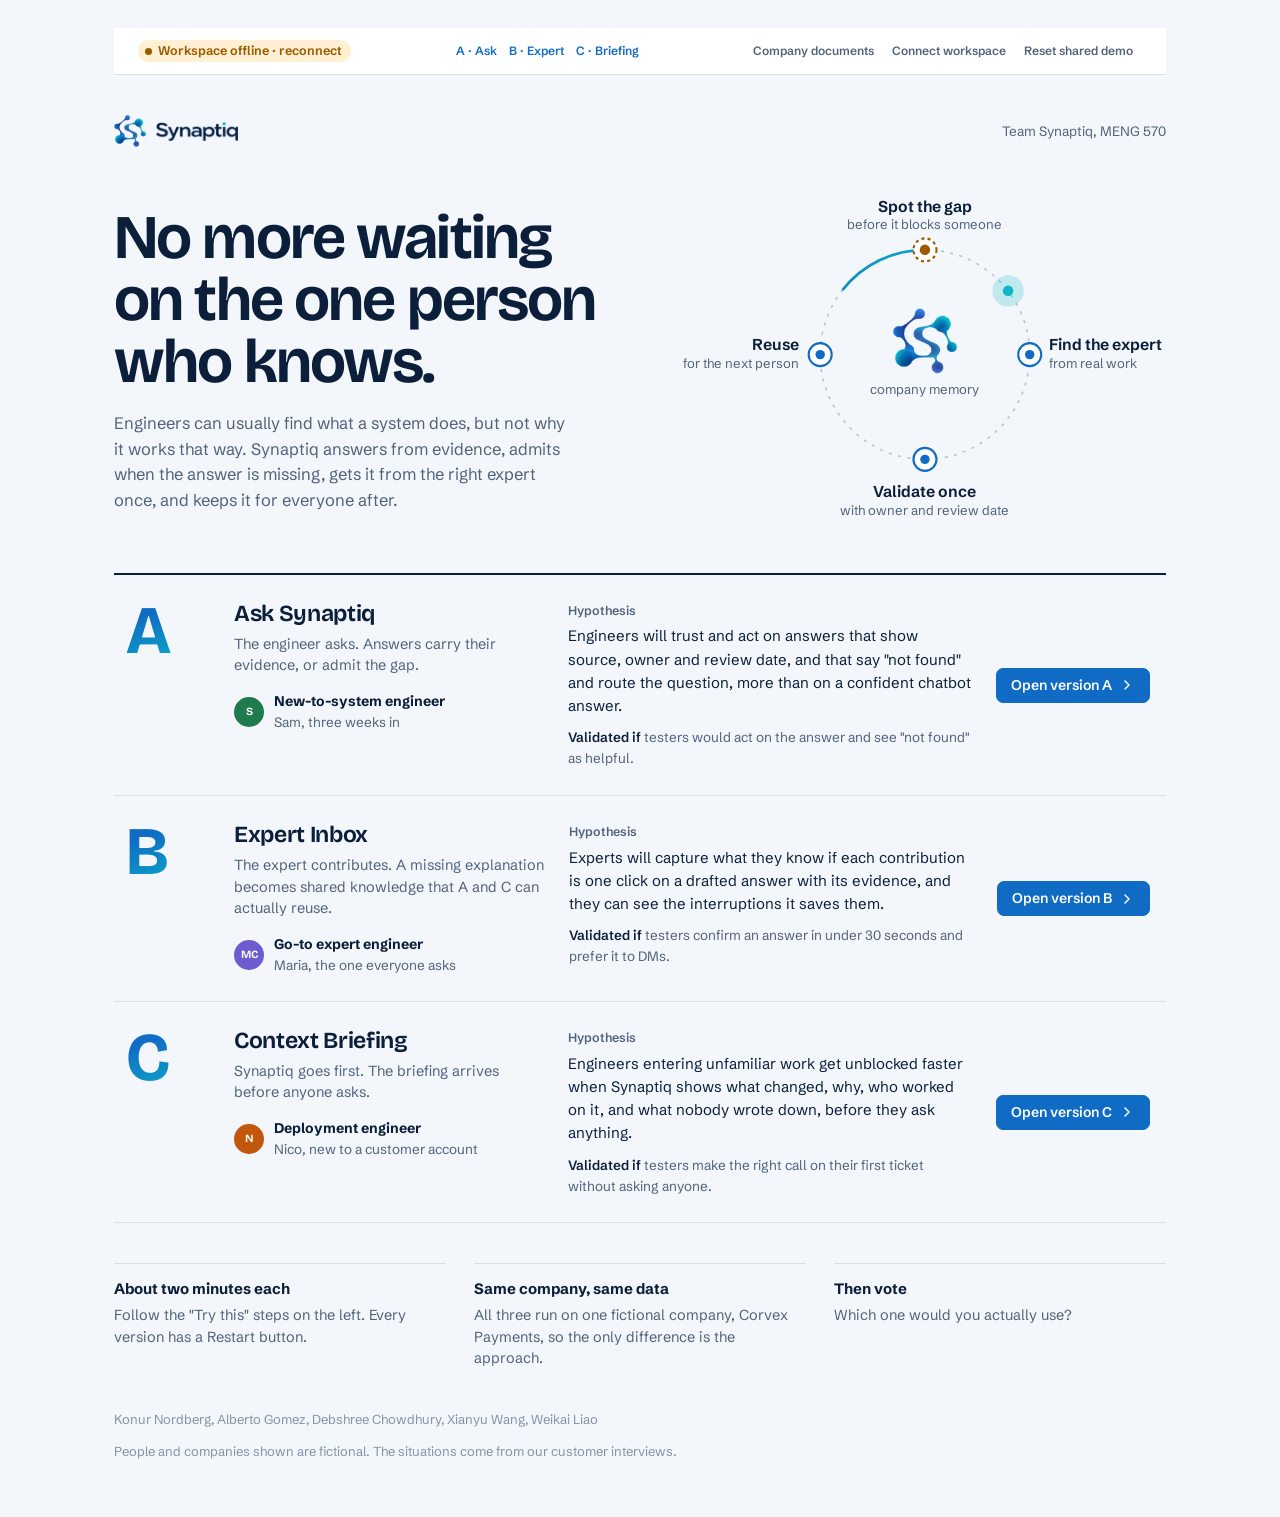
<file: synaptiq-3-features-files/docs/index.html>
<!doctype html>
<html lang="en">
<head>
<meta charset="utf-8">
<meta name="viewport" content="width=device-width, initial-scale=1, viewport-fit=cover">
<meta name="description" content="Synaptiq: three interactive prototypes for closing knowledge gaps in engineering teams.">
<meta name="theme-color" content="#072548">
<link rel="icon" type="image/png" href="[data-uri]">
<title>Synaptiq Prototypes</title>
<link rel="preconnect" href="https://fonts.googleapis.com">
<link rel="preconnect" href="https://fonts.gstatic.com" crossorigin>
<link rel="stylesheet" href="https://fonts.googleapis.com/css2?family=Bricolage+Grotesque:opsz,wght@12..96,600..700&family=JetBrains+Mono:wght@400;500&family=Schibsted+Grotesk:wght@400..700&display=swap">
<style>
/* Synaptiq UI kit. App shell: left rail (workspace, navigation, guided steps) beside a scrolling work area under a scenario band. */
:root {
  --paper: #f3f6fa;
  --surface: #ffffff;
  --sunk: #e8eef5;
  --ink: #0b1f3a;
  --muted: #51627a;
  --faint: #8493a8;
  --line: #d6dfea;
  --line-strong: #b5c4d6;
  --brand: #0f6bc4;
  --brand-deep: #0a4f99;
  --brand-ink: #ffffff;
  --brand-weak: #e4effb;
  --cyan: #0bb6c7;
  --gap: #9d5b00;
  --gap-weak: #fff0d4;
  --risk: #b42318;
  --risk-weak: #fdeceb;
  --focus: #2f6fdb;
  --band: #072548;
  --band-ink: #eef4fb;
  --wordmark-filter: none;
  --shadow: 0 1px 2px rgba(11, 31, 58, .05), 0 8px 24px -12px rgba(11, 31, 58, .2);
  --shadow-lift: 0 2px 4px rgba(11, 31, 58, .06), 0 18px 36px -16px rgba(11, 31, 58, .3);

  --f-display: "Bricolage Grotesque", "Segoe UI", system-ui, sans-serif;
  --f-ui: "Schibsted Grotesk", "Segoe UI", system-ui, -apple-system, sans-serif;
  --f-code: "JetBrains Mono", ui-monospace, "SFMono-Regular", Menlo, monospace;

  --ease: cubic-bezier(.2, .8, .2, 1);
  --spring: cubic-bezier(.34, 1.4, .64, 1);
  --r-sm: 7px;
  --r-md: 11px;
  --r-lg: 16px;
}
@media (prefers-color-scheme: dark) {
  :root:not([data-theme="light"]) {
    --paper: #09121d; --surface: #0f1b29; --sunk: #152436; --ink: #e4ecf6; --muted: #98a9bf; --faint: #6b7d95;
    --line: #1f3147; --line-strong: #30475f; --brand: #5aa9ff; --brand-deep: #8cc4ff; --brand-ink: #04162d; --brand-weak: #0f2a4a; --cyan: #3fd3e0;
    --gap: #f0a73a; --gap-weak: #33250d; --risk: #f2766c; --risk-weak: #3a1a18; --focus: #9cc2ff; --band: #0f2747; --band-ink: #e4ecf6;
    --wordmark-filter: brightness(0) invert(.94);
    --shadow: 0 1px 2px rgba(0, 0, 0, .4), 0 10px 28px -14px rgba(0, 0, 0, .7);
    --shadow-lift: 0 2px 4px rgba(0, 0, 0, .45), 0 20px 40px -16px rgba(0, 0, 0, .8);
    color-scheme: dark;
  }
}
:root[data-theme="dark"] {
  --paper: #09121d; --surface: #0f1b29; --sunk: #152436; --ink: #e4ecf6; --muted: #98a9bf; --faint: #6b7d95;
  --line: #1f3147; --line-strong: #30475f; --brand: #5aa9ff; --brand-deep: #8cc4ff; --brand-ink: #04162d; --brand-weak: #0f2a4a; --cyan: #3fd3e0;
  --gap: #f0a73a; --gap-weak: #33250d; --risk: #f2766c; --risk-weak: #3a1a18; --focus: #9cc2ff; --band: #0f2747; --band-ink: #e4ecf6;
  --wordmark-filter: brightness(0) invert(.94);
  --shadow: 0 1px 2px rgba(0, 0, 0, .4), 0 10px 28px -14px rgba(0, 0, 0, .7);
  --shadow-lift: 0 2px 4px rgba(0, 0, 0, .45), 0 20px 40px -16px rgba(0, 0, 0, .8);
  color-scheme: dark;
}

* { box-sizing: border-box; }
html, body { height: 100%; }
body {
  margin: 0;
  background: var(--paper);
  color: var(--ink);
  font: 15px/1.5 var(--f-ui);
  -webkit-font-smoothing: antialiased;
  text-rendering: optimizeLegibility;
}
::selection { background: color-mix(in srgb, var(--brand) 28%, transparent); }
button, input, textarea, select { font: inherit; color: inherit; }
button { cursor: pointer; -webkit-tap-highlight-color: transparent; }
:focus-visible { outline: 2px solid var(--focus); outline-offset: 2px; border-radius: 6px; }
code, .code { font-family: var(--f-code); font-size: .84em; background: var(--sunk); padding: .1em .38em; border-radius: 5px; }
h1, h2, h3 { font-family: var(--f-display); font-weight: 650; letter-spacing: -.015em; text-wrap: balance; margin: 0; }
p { margin: 0; }
* { scrollbar-width: thin; scrollbar-color: var(--line-strong) transparent; }

/* ---------- shell ---------- */
.app { display: grid; grid-template-columns: 268px minmax(0, 1fr); height: 100%; }
.rail {
  background: var(--surface);
  border-right: 1px solid var(--line);
  display: flex; flex-direction: column; gap: 22px;
  padding: 18px 16px 16px;
  overflow-y: auto;
}
.rail > * { animation: rise .55s var(--ease) both; }
.rail > *:nth-child(2) { animation-delay: .05s; }
.rail > *:nth-child(3) { animation-delay: .1s; }
.rail > *:nth-child(4) { animation-delay: .15s; }
.rail > *:nth-child(5) { animation-delay: .2s; }
.main { animation: fade .5s .1s var(--ease) both; }
@keyframes rise { from { opacity: 0; transform: translateY(8px); } }
@keyframes fade { from { opacity: 0; } }

.brand { display: flex; align-items: center; gap: 10px; color: var(--brand); text-decoration: none; }
.brand .brand-mark { width: 32px; height: 32px; object-fit: contain; flex: none; transition: transform .6s var(--spring); }
.brand:hover .brand-mark { transform: rotate(-14deg) scale(1.08); }
.brand .wordmark { height: 19px; width: auto; display: block; filter: var(--wordmark-filter); }
.workspace { display: flex; align-items: center; gap: 10px; padding: 9px 10px; border: 1px solid var(--line); border-radius: var(--r-md); transition: border-color .2s, background .2s; }
.workspace:hover { border-color: var(--line-strong); background: var(--paper); }
.ws-logo { width: 28px; height: 28px; border-radius: 8px; background: var(--ink); color: var(--surface); display: grid; place-items: center; font: 700 13px var(--f-display); flex: none; }
.ws-meta { min-width: 0; line-height: 1.25; }
.ws-meta strong { display: block; font-size: 14px; }
.ws-meta span { font-size: 12.5px; color: var(--muted); }
.nav { display: flex; flex-direction: column; gap: 2px; }
.nav a {
  position: relative; display: flex; align-items: center; justify-content: space-between; gap: 8px;
  padding: 7px 10px 7px 12px; border-radius: var(--r-sm); color: var(--muted); text-decoration: none; font-size: 14px;
  transition: background .18s, color .18s, padding .25s var(--ease);
}
.nav a::before { content: ""; position: absolute; left: 0; top: 8px; bottom: 8px; width: 3px; border-radius: 3px; background: var(--brand); transform: scaleY(0); transition: transform .25s var(--ease); }
.nav a:hover { background: var(--paper); color: var(--ink); padding-left: 15px; }
.nav a.on { background: var(--sunk); color: var(--ink); font-weight: 600; }
.nav a.on::before { transform: scaleY(1); }
.nav .count { font-size: 12px; color: var(--faint); font-variant-numeric: tabular-nums; min-width: 20px; text-align: right; }
.nav .count.bump { animation: bump .6s var(--spring); color: var(--brand); font-weight: 700; }
@keyframes bump { 40% { transform: scale(1.45); } }

/* guided steps */
.try { display: flex; flex-direction: column; gap: 10px; }
.try h4 { margin: 0; font-size: 13px; color: var(--muted); font-weight: 600; }
.try ol { list-style: none; margin: 0; padding: 0; display: flex; flex-direction: column; gap: 4px; }
.try li { display: grid; grid-template-columns: 22px 1fr; gap: 9px; align-items: start; font-size: 13.5px; line-height: 1.35; color: var(--muted); padding: 8px; border-radius: var(--r-sm); transition: background .3s, color .3s; }
.try li .tick { width: 22px; height: 22px; border-radius: 50%; border: 1.5px solid var(--line-strong); display: grid; place-items: center; font-size: 11px; font-weight: 700; color: var(--faint); transition: all .3s var(--ease); }
.try li .tick svg { width: 12px; height: 12px; }
.try li.just .tick path { stroke-dasharray: 22; stroke-dashoffset: 22; animation: draw .45s .15s var(--ease) forwards; }
@keyframes draw { to { stroke-dashoffset: 0; } }
.try li.now { background: var(--brand-weak); color: var(--ink); }
.try li.now .tick { border-color: var(--brand); color: var(--brand); box-shadow: 0 0 0 4px color-mix(in srgb, var(--brand) 14%, transparent); }
.try li.done { color: var(--faint); }
.try li.done span:last-child { text-decoration: line-through; text-decoration-color: var(--line-strong); }
.try li.done .tick { background: var(--brand); border-color: var(--brand); color: var(--brand-ink); }
.try li.just .tick { animation: pop .45s var(--spring); }
@keyframes pop { 0% { transform: scale(.6); } 100% { transform: scale(1); } }
.try .finished { font-size: 13px; color: var(--brand); font-weight: 600; padding: 0 8px; animation: rise .4s var(--ease) both; }
.rail-foot { margin-top: auto; display: flex; flex-direction: column; gap: 8px; font-size: 12.5px; color: var(--faint); }
.rail-foot a { color: var(--muted); text-decoration-color: var(--line-strong); text-underline-offset: 3px; transition: color .2s; }
.rail-foot a:hover { color: var(--brand); text-decoration-color: currentColor; }

/* work area */
.main { display: flex; flex-direction: column; min-width: 0; min-height: 0; }
.scenario {
  display: flex; align-items: center; gap: 14px; flex-wrap: wrap;
  padding-block: 12px;
  padding-left: max(24px, env(safe-area-inset-left, 0px));
  padding-right: max(24px, env(safe-area-inset-right, 0px));
  background: var(--band); color: var(--band-ink);
}
.scenario .who { width: 34px; height: 34px; border-radius: 50%; background: var(--brand); color: var(--brand-ink); display: grid; place-items: center; font: 700 13px var(--f-display); flex: none; box-shadow: 0 0 0 3px color-mix(in srgb, var(--brand) 30%, transparent); }
.scenario p { flex: 1 1 320px; min-width: 0; font-size: 14.5px; line-height: 1.4; }
.scenario p b { font-weight: 650; }
.scenario .restart {
  display: inline-flex; align-items: center; gap: 6px;
  background: transparent; color: var(--band-ink); border: 1px solid color-mix(in srgb, var(--band-ink) 32%, transparent);
  padding: 6px 12px; border-radius: 999px; font-size: 13px; transition: background .2s, border-color .2s;
}
.scenario .restart svg { width: 14px; height: 14px; transition: transform .5s var(--ease); }
.scenario .restart:hover { background: color-mix(in srgb, var(--band-ink) 12%, transparent); border-color: color-mix(in srgb, var(--band-ink) 55%, transparent); }
.scenario .restart:hover svg { transform: rotate(-200deg); }
.work { flex: 1; min-height: 0; overflow-y: auto; scroll-behavior: smooth; }
.work-inner {
  max-width: 880px; margin: 0 auto;
  padding-block: 28px 40px;
  padding-left: max(24px, env(safe-area-inset-left, 0px));
  padding-right: max(24px, env(safe-area-inset-right, 0px));
}

/* ---------- elements ---------- */
.btn {
  position: relative; display: inline-flex; align-items: center; justify-content: center; gap: 7px;
  border: 1px solid var(--line); background: var(--surface); color: var(--ink);
  padding: 8px 14px; border-radius: var(--r-sm); font-size: 14px; font-weight: 600; line-height: 1.2;
  transition: background .18s, border-color .18s, color .18s, box-shadow .25s var(--ease), transform .25s var(--ease);
}
.btn:hover { border-color: var(--line-strong); transform: translateY(-1px); box-shadow: 0 6px 14px -8px rgba(19, 32, 42, .35); }
.btn:active { transform: translateY(0) scale(.98); box-shadow: none; transition-duration: .08s; }
.btn.primary { background: var(--brand); border-color: var(--brand); color: var(--brand-ink); }
.btn.primary:hover { background: var(--brand-deep); border-color: var(--brand-deep); box-shadow: 0 8px 18px -8px color-mix(in srgb, var(--brand) 70%, transparent); }
.btn.quiet { border-color: transparent; background: transparent; color: var(--muted); }
.btn.quiet:hover { background: var(--sunk); color: var(--ink); box-shadow: none; }
.btn[disabled] { opacity: .5; cursor: default; transform: none; box-shadow: none; }
.btn svg { width: 16px; height: 16px; flex: none; transition: transform .3s var(--spring); }
.btn:hover svg { transform: scale(1.12); }

.pill { display: inline-flex; align-items: center; gap: 6px; padding: 3px 9px 3px 7px; border-radius: 999px; font-size: 12.5px; font-weight: 650; line-height: 1.3; white-space: nowrap; animation: pop .35s var(--spring) both; }
.pill::before { content: ""; width: 7px; height: 7px; border-radius: 50%; background: currentColor; }
.pill.ok { background: var(--brand-weak); color: var(--brand); }
.pill.gap { background: var(--gap-weak); color: var(--gap); }
.pill.gap::before { animation: blink 1.6s ease-in-out infinite; }
@keyframes blink { 50% { opacity: .35; } }
.pill.risk { background: var(--risk-weak); color: var(--risk); }
.pill.plain { background: var(--sunk); color: var(--muted); }

.avatar { width: 30px; height: 30px; border-radius: 50%; display: grid; place-items: center; font: 700 12px var(--f-display); color: #fff; flex: none; transition: transform .3s var(--spring), box-shadow .3s; }
.avatar:hover { transform: scale(1.1); box-shadow: 0 0 0 2px var(--surface), 0 0 0 4px var(--line-strong); }
.av-1 { background: #6d5bd0; } .av-2 { background: #c2570c; } .av-3 { background: #1f7a4d; } .av-4 { background: #2e6ac9; } .av-5 { background: #a1366e; }
.online { position: relative; }
.online::after { content: ""; position: absolute; right: -1px; bottom: -1px; width: 9px; height: 9px; border-radius: 50%; background: #22a06b; border: 2px solid var(--surface); }

/* knowledge card: an answer that carries its own evidence */
.kcard { background: var(--surface); border: 1px solid var(--line); border-radius: var(--r-lg); box-shadow: var(--shadow); overflow: hidden; transition: border-color .25s, box-shadow .35s var(--ease), transform .35s var(--ease); }
.kcard:hover { border-color: var(--line-strong); box-shadow: var(--shadow-lift); }
.kcard-head { display: flex; align-items: center; justify-content: space-between; gap: 10px; flex-wrap: wrap; padding: 13px 16px; border-bottom: 1px solid var(--line); }
.kcard-head h3 { font-size: 15.5px; }
.kcard-body { padding: 14px 16px 16px; display: flex; flex-direction: column; gap: 12px; }
.trail { list-style: none; margin: 0; padding: 0; display: flex; flex-direction: column; }
.trail li { position: relative; display: grid; grid-template-columns: 18px minmax(0, 1fr); gap: 10px; padding: 4px 6px 12px 0; font-size: 13.5px; line-height: 1.4; border-radius: 8px; animation: rise .45s var(--ease) both; }
.trail li:nth-child(2) { animation-delay: .12s; }
.trail li:nth-child(3) { animation-delay: .24s; }
.trail li:nth-child(4) { animation-delay: .36s; }
.trail li:last-child { padding-bottom: 4px; }
.trail li::before { content: ""; position: absolute; left: 8px; top: 20px; bottom: -4px; width: 1.5px; background: var(--line-strong); transform-origin: top; animation: grow .5s .2s var(--ease) both; }
@keyframes grow { from { transform: scaleY(0); } }
.trail li:last-child::before { display: none; }
.trail .node { width: 18px; height: 18px; border-radius: 50%; border: 1.5px solid var(--brand); background: var(--surface); display: grid; place-items: center; margin-top: 1px; position: relative; z-index: 1; transition: transform .3s var(--spring), box-shadow .3s; }
.trail .node::after { content: ""; width: 6px; height: 6px; border-radius: 50%; background: var(--brand); }
.trail li:hover .node { transform: scale(1.18); box-shadow: 0 0 0 4px color-mix(in srgb, var(--brand) 16%, transparent); }
.trail .node.miss { border-color: var(--gap); border-style: dashed; }
.trail .node.miss::after { background: transparent; border: 1.5px solid var(--gap); width: 4px; height: 4px; }
.trail li:hover .node.miss { box-shadow: 0 0 0 4px color-mix(in srgb, var(--gap) 18%, transparent); }
.trail .k { color: var(--muted); font-size: 12.5px; }
.facts { display: grid; grid-template-columns: repeat(auto-fit, minmax(150px, 1fr)); gap: 1px; background: var(--line); border-top: 1px solid var(--line); margin: 0; }
.facts div { background: var(--surface); padding: 10px 16px; min-width: 0; transition: background .2s; }
.facts div:hover { background: var(--paper); }
.facts dt { font-size: 12px; color: var(--muted); }
.facts dd { margin: 2px 0 0; font-size: 13.5px; font-weight: 600; overflow-wrap: anywhere; }

/* toast */
.toasts { position: fixed; right: max(20px, env(safe-area-inset-right, 0px)); top: calc(72px + env(safe-area-inset-top, 0px)); display: flex; flex-direction: column; gap: 8px; z-index: 50; max-width: min(380px, calc(100vw - 32px)); pointer-events: none; }
.toast {
  position: relative; overflow: hidden; pointer-events: auto;
  background: var(--surface); color: var(--ink); border: 1px solid var(--line);
  padding: 11px 14px 13px; border-radius: var(--r-md); font-size: 14px; line-height: 1.4;
  box-shadow: 0 16px 36px -12px rgba(19, 32, 42, .38);
  display: flex; gap: 10px; align-items: flex-start;
  animation: toast-in .45s var(--spring) both;
}
.toast .dot { width: 18px; height: 18px; border-radius: 50%; background: var(--brand); color: var(--brand-ink); display: grid; place-items: center; flex: none; margin-top: 1px; }
.toast .dot svg { width: 11px; height: 11px; }
.toast .bar { position: absolute; left: 0; bottom: 0; height: 2px; width: 100%; background: var(--brand); transform-origin: left; animation: shrink 4.2s linear forwards; }
.toast.leaving { animation: toast-out .3s var(--ease) forwards; }
@keyframes toast-in { from { opacity: 0; transform: translateX(24px) scale(.96); } }
@keyframes toast-out { to { opacity: 0; transform: translateX(24px); } }
@keyframes shrink { to { transform: scaleX(0); } }

/* thinking indicator */
.thinking { display: flex; flex-direction: column; gap: 7px; font-size: 13.5px; color: var(--muted); }
.thinking .step { display: flex; align-items: center; gap: 9px; animation: rise .3s var(--ease) both; }
.thinking .spin { width: 14px; height: 14px; border-radius: 50%; border: 2px solid var(--line); border-top-color: var(--brand); animation: spin .7s linear infinite; flex: none; }
.thinking .step:not(.done) span:last-child {
  background: linear-gradient(90deg, var(--muted) 0%, var(--ink) 45%, var(--muted) 90%);
  background-size: 220% 100%; -webkit-background-clip: text; background-clip: text; color: transparent;
  animation: shimmer 1.3s linear infinite;
}
.thinking .step.done .spin { animation: pop .3s var(--spring); border-color: var(--brand); background: var(--brand); }
@keyframes spin { to { transform: rotate(360deg); } }
@keyframes shimmer { from { background-position: 120% 0; } to { background-position: -100% 0; } }

/* streaming caret */
.typing::after { content: ""; display: inline-block; width: 2px; height: 1em; margin-left: 2px; vertical-align: -2px; background: var(--brand); animation: caret .9s steps(1) infinite; }
@keyframes caret { 50% { opacity: 0; } }

.reveal { animation: reveal .45s var(--ease) both; }
@keyframes reveal { from { opacity: 0; transform: translateY(8px); } }
.cue { animation: cue 2s var(--ease) infinite; }
@keyframes cue { 0% { box-shadow: 0 0 0 0 color-mix(in srgb, var(--brand) 45%, transparent); } 70%, 100% { box-shadow: 0 0 0 10px transparent; } }

.sr-only { position: absolute; width: 1px; height: 1px; overflow: hidden; clip: rect(0 0 0 0); white-space: nowrap; }

@media (prefers-reduced-motion: reduce) {
  *, *::before, *::after { animation-duration: .01ms !important; animation-delay: 0s !important; animation-iteration-count: 1 !important; transition-duration: .01ms !important; scroll-behavior: auto !important; }
}

/* ---------- narrow ---------- */
@media (max-width: 860px) {
  .app { grid-template-columns: minmax(0, 1fr); grid-template-rows: auto minmax(0, 1fr); }
  .rail { border-right: 0; border-bottom: 1px solid var(--line); flex-direction: row; flex-wrap: wrap; align-items: center; gap: 10px 14px; padding: 10px 16px; overflow: visible; }
  .rail .workspace, .rail .nav, .rail-foot { display: none; }
  .try { flex: 1 1 100%; gap: 6px; }
  .try h4 { display: none; }
  .try ol { flex-direction: row; gap: 6px; }
  .try li { flex: 1; grid-template-columns: 22px 1fr; padding: 6px; font-size: 12px; }
  .try li:not(.now) span:last-child { display: none; }
  .try li:not(.now) { flex: 0 0 auto; }
  .scenario { padding-left: max(16px, env(safe-area-inset-left, 0px)); padding-right: max(16px, env(safe-area-inset-right, 0px)); padding-block: 10px; gap: 10px; flex-wrap: nowrap; align-items: flex-start; }
  .scenario .who { display: none; }
  .scenario p { flex: 1 1 auto; font-size: 13px; line-height: 1.38; }
  .scenario .restart { padding: 5px 10px; font-size: 12px; white-space: nowrap; }
  .toasts { top: calc(12px + env(safe-area-inset-top, 0px)); left: max(16px, env(safe-area-inset-left, 0px)); right: max(16px, env(safe-area-inset-right, 0px)); max-width: none; }
  .work-inner { padding-left: max(16px, env(safe-area-inset-left, 0px)); padding-right: max(16px, env(safe-area-inset-right, 0px)); padding-block: 20px 32px; }
}

.live-bar{display:flex;gap:12px;align-items:center;justify-content:space-between;padding:10px 24px;border-bottom:1px solid var(--line);background:var(--surface);flex-wrap:wrap;font-size:13px}.live-bar .btn{font-size:12px;padding:5px 8px}.live-dialog{width:min(720px,94vw);max-height:85vh;overflow:auto;border:1px solid var(--line);border-radius:16px;padding:24px;background:var(--surface);color:var(--ink);box-shadow:var(--shadow)}.live-dialog::backdrop{background:#07254888;backdrop-filter:blur(4px)}.live-dialog-body{display:grid;gap:16px;margin-top:20px}.live-dialog label{display:grid;gap:8px}.live-dialog input,.field input{border:1px solid var(--line);border-radius:8px;background:var(--paper);padding:12px;color:var(--ink);font:inherit}.live-document{padding:16px 0;border-top:1px solid var(--line)}.live-document pre{white-space:pre-wrap;overflow-wrap:anywhere;font:inherit;font-size:13px;max-height:240px;overflow:auto;padding:12px;background:var(--sunk);border-radius:8px}.live-drop{display:block;border:1px dashed var(--line-strong);padding:12px;border-radius:10px;text-align:center;font-size:13px;cursor:pointer;background:var(--paper);transition:background .15s,border-color .15s}.live-drop span{color:var(--brand);text-decoration:underline}.live-drop.dragging{border-color:var(--brand);background:var(--brand-weak)}.live-drop.uploading{opacity:.6;pointer-events:none}.live-hint{font-size:11px;color:var(--muted);margin-top:4px}.live-upload-inline{max-width:832px;margin:0 auto 8px}.live-error{border-left:3px solid var(--gap);padding:10px 12px;background:var(--gap-weak);border-radius:6px;font-size:14px;overflow-wrap:anywhere}.live-answer{white-space:pre-wrap;overflow-wrap:anywhere}.live-pending{color:var(--muted);padding:14px 0;animation:pulse 1.5s infinite}.live-brief{display:grid;gap:18px;margin-top:24px}.live-brief h3{font-size:15px}.upload-feedback:empty{display:none}.upload-feedback{max-height:95px;overflow:auto;font-size:12px}.live-dialog details{margin-top:8px}.live-dialog summary{cursor:pointer;color:var(--brand)}.a-body .lead{line-height:1.7}.live-bar+.scenario{border-top:0}@media(max-width:700px){.live-bar{padding:8px 12px;gap:6px}.live-bar .row{gap:4px}.live-upload-inline .live-hint{display:none}.composer{padding-top:8px}.live-dialog{padding:16px}.live-bar .btn{font-size:11px}}
.live-versions{display:flex;gap:12px;font-size:12px;font-weight:600}.live-versions a{color:var(--brand);text-decoration:none}.live-versions a:hover{text-decoration:underline}.try li{display:list-item;margin-left:18px}.try ol{list-style:decimal}.try p{font-size:13px;color:var(--muted);line-height:1.5}@media(max-width:860px){.rail .try{display:none}.live-bar{gap:8px}.live-versions{gap:14px}}
/* Expert-verified answers, AI drafts in B, and gap cards in C */
.trail .pill.verified{margin-left:6px;font-size:11.5px;vertical-align:1px}
.field>span{display:block;margin-bottom:6px}
.gap-list{display:grid;gap:10px}
.gap-card{display:grid;gap:6px;padding:12px 14px;border:1px dashed var(--gap);border-radius:var(--r-md);background:color-mix(in srgb,var(--gap-weak) 45%,transparent)}
.gap-card .k{font-size:13px;line-height:1.45}
.gap-card .row{gap:8px}
.gap-card.done{border-style:solid;border-color:var(--brand);background:color-mix(in srgb,var(--brand-weak) 45%,transparent)}
.gap-track{margin-top:18px}
.gap-track .panel-b{gap:10px}

/* Hub: thesis and live loop diagram, then the three versions as comparable rows */
html, body { height: auto; }
.page {
  max-width: 1100px; margin: 0 auto;
  padding-block: 28px 56px;
  padding-left: max(24px, env(safe-area-inset-left, 0px));
  padding-right: max(24px, env(safe-area-inset-right, 0px));
  display: flex; flex-direction: column; gap: 40px;
}
.hdr { display: flex; justify-content: space-between; align-items: center; gap: 12px; flex-wrap: wrap; animation: rise .5s var(--ease) both; }
.hdr .meta { font-size: 13.5px; color: var(--muted); }
.hero { display: grid; grid-template-columns: minmax(0, 1.1fr) minmax(0, 1fr); gap: 40px; align-items: center; }
.hero-copy { display: flex; flex-direction: column; gap: 18px; }
.hero h1 { font-size: clamp(36px, 5.6vw, 62px); line-height: 1; letter-spacing: -.03em; animation: rise .7s .05s var(--ease) both; }
.hero p { color: var(--muted); font-size: 16.5px; line-height: 1.55; max-width: 46ch; animation: rise .7s .15s var(--ease) both; }
.loop-fig { margin: 0; animation: fade .9s .2s var(--ease) both; }
.loop-fig svg { width: 100%; height: auto; display: block; overflow: visible; }
.loop-fig .track { fill: none; stroke: var(--line-strong); stroke-width: 1.5; stroke-dasharray: 3 6; }
.loop-fig .arc { fill: none; stroke: url(#arcGrad); stroke-width: 2.5; stroke-linecap: round; stroke-dasharray: 90 538; stroke-dashoffset: 90; animation: orbit 8s linear infinite; }
@keyframes orbit { from { stroke-dashoffset: 90; } to { stroke-dashoffset: -538; } }
.loop-fig .st circle.ring { fill: var(--surface); stroke: var(--brand); stroke-width: 2; }
.loop-fig .st circle.core { fill: var(--brand); }
.loop-fig .st.gap circle.ring { stroke: var(--gap); stroke-dasharray: 3 3; }
.loop-fig .st.gap circle.core { fill: var(--gap); }
.loop-fig text { font-family: var(--f-ui); font-size: 15px; font-weight: 650; fill: var(--ink); }
.loop-fig text.sub { font-size: 12.5px; font-weight: 400; fill: var(--muted); }
.loop-fig .center-name { font-family: var(--f-display); font-size: 21px; font-weight: 700; fill: var(--ink); letter-spacing: -.02em; }
.loop-fig .center-sub { font-size: 12.5px; font-weight: 400; fill: var(--muted); }
.loop-fig .pulse { fill: var(--cyan); }
.loop-fig .halo { fill: var(--cyan); opacity: .22; }
.loop-fig .mark { transition: transform .6s var(--spring); transform-origin: 230px 150px; }
.loop-fig:hover .mark { transform: rotate(-10deg) scale(1.05); }

.versions { display: flex; flex-direction: column; border-top: 2px solid var(--ink); }
.v {
  position: relative; display: grid; grid-template-columns: 84px minmax(0, 1fr) minmax(0, 1.3fr) auto; gap: 24px;
  padding: 26px 16px 26px 12px; border-bottom: 1px solid var(--line); align-items: start; isolation: isolate;
  animation: rise .6s var(--ease) both;
}
.v:nth-child(1) { animation-delay: .25s; } .v:nth-child(2) { animation-delay: .33s; } .v:nth-child(3) { animation-delay: .41s; }
.v::before { content: ""; position: absolute; inset: 0; z-index: -1; background: var(--surface); transform: scaleX(0); transform-origin: left; transition: transform .45s var(--ease); }
.v:hover::before { transform: scaleX(1); }
.v .letter { font: 700 68px/0.88 var(--f-display); letter-spacing: -.04em; background: linear-gradient(160deg, var(--brand) 20%, var(--cyan) 100%); -webkit-background-clip: text; background-clip: text; color: transparent; transition: transform .45s var(--spring); padding-bottom: 4px; }
.v:hover .letter { transform: translateX(6px) scale(1.04); }
.v h2 { font-size: 23px; line-height: 1.15; }
.v .approach { margin-top: 6px; font-size: 14.5px; color: var(--muted); }
.v .persona { margin-top: 14px; display: flex; gap: 10px; align-items: center; font-size: 13.5px; }
.v .persona .avatar { width: 30px; height: 30px; font-size: 11px; }
.v .persona b { display: block; font-size: 14px; }
.v .persona span span { color: var(--muted); }
.hyp { font-size: 15px; line-height: 1.55; }
.hyp .k { font-size: 12.5px; color: var(--muted); font-weight: 600; display: block; margin-bottom: 4px; }
.hyp .signal { display: block; margin-top: 10px; font-size: 13.5px; color: var(--muted); }
.hyp .signal b { color: var(--ink); font-weight: 600; }
.v .go { align-self: center; white-space: nowrap; text-decoration: none; }
.v .go::after { content: ""; position: absolute; inset: 0; z-index: 1; }
.v .go svg { transition: transform .35s var(--spring); }
.v:hover .go { background: var(--brand-deep); border-color: var(--brand-deep); transform: translateY(-1px); box-shadow: 0 8px 18px -8px color-mix(in srgb, var(--brand) 70%, transparent); }
.v:hover .go svg { transform: translateX(3px); }

.how { display: grid; grid-template-columns: repeat(3, minmax(0, 1fr)); gap: 28px; font-size: 14.5px; color: var(--muted); }
.how p { padding-top: 14px; border-top: 1px solid var(--line); transition: border-color .3s; }
.how p:hover { border-color: var(--brand); }
.how b { display: block; color: var(--ink); font-size: 15px; margin-bottom: 4px; }
.foot { display: flex; justify-content: space-between; gap: 12px; flex-wrap: wrap; font-size: 13px; color: var(--faint); }
@media (max-width: 900px) {
  .hero { grid-template-columns: minmax(0, 1fr); gap: 20px; }
  .loop-fig { max-width: 460px; }
  .v { grid-template-columns: 56px minmax(0, 1fr); gap: 14px 16px; padding-left: 4px; padding-right: 4px; }
  .v .letter { font-size: 48px; }
  .v .hyp, .v .go { grid-column: 2; }
  .v .go { justify-self: start; }
  .how { grid-template-columns: minmax(0, 1fr); gap: 16px; }
}
@media (max-width: 560px) {
  .page { padding-left: max(16px, env(safe-area-inset-left, 0px)); padding-right: max(16px, env(safe-area-inset-right, 0px)); padding-block: 20px 40px; gap: 32px; }
  .v { grid-template-columns: minmax(0, 1fr); }
  .v .letter { font-size: 42px; }
  .v .hyp, .v .go { grid-column: 1; }
}
</style>
</head>
<body>


<div class="page">
  <header class="hdr">
    <div class="brand" id="brand"></div>
    <span class="meta">Team Synaptiq, MENG 570</span>
  </header>

  <section class="hero">
    <div class="hero-copy">
      <h1>No more waiting on the one person who knows.</h1>
      <p>Engineers can usually find what a system does, but not why it works that way. Synaptiq answers from evidence, admits when the answer is missing, gets it from the right expert once, and keeps it for everyone after.</p>
    </div>
    <figure class="loop-fig" aria-label="The Synaptiq loop: spot the gap, find the expert, validate once, reuse">
      <svg viewBox="0 0 460 330" role="img">
        <defs><linearGradient id="arcGrad" x1="0" y1="0" x2="1" y2="1"><stop offset="0" style="stop-color: var(--brand)"/><stop offset="1" style="stop-color: var(--cyan)"/></linearGradient></defs>
        <circle class="track" cx="230" cy="160" r="100"/>
        <circle class="arc" cx="230" cy="160" r="100" transform="rotate(-90 230 160)"/>
        <path id="orbitPath" d="M230,60 A100,100 0 1,1 229.99,60" fill="none"/>
        <g class="st gap"><circle class="ring" cx="230" cy="60" r="11"/><circle class="core" cx="230" cy="60" r="4.5"><animate attributeName="r" values="4.5;8;4.5;4.5" keyTimes="0;.06;.16;1" dur="8s" begin="0s" repeatCount="indefinite"/></circle></g>
        <g class="st"><circle class="ring" cx="330" cy="160" r="11"/><circle class="core" cx="330" cy="160" r="4.5"><animate attributeName="r" values="4.5;8;4.5;4.5" keyTimes="0;.06;.16;1" dur="8s" begin="2s" repeatCount="indefinite"/></circle></g>
        <g class="st"><circle class="ring" cx="230" cy="260" r="11"/><circle class="core" cx="230" cy="260" r="4.5"><animate attributeName="r" values="4.5;8;4.5;4.5" keyTimes="0;.06;.16;1" dur="8s" begin="4s" repeatCount="indefinite"/></circle></g>
        <g class="st"><circle class="ring" cx="130" cy="160" r="11"/><circle class="core" cx="130" cy="160" r="4.5"><animate attributeName="r" values="4.5;8;4.5;4.5" keyTimes="0;.06;.16;1" dur="8s" begin="6s" repeatCount="indefinite"/></circle></g>
        <g><circle class="halo" r="15"/><circle class="pulse" r="5"/><animateMotion dur="8s" repeatCount="indefinite" rotate="0"><mpath href="#orbitPath"/></animateMotion></g>
        <text x="230" y="24" text-anchor="middle">Spot the gap</text>
        <text class="sub" x="230" y="40" text-anchor="middle">before it blocks someone</text>
        <text x="348" y="156">Find the expert</text>
        <text class="sub" x="348" y="173">from real work</text>
        <text x="230" y="296" text-anchor="middle">Validate once</text>
        <text class="sub" x="230" y="313" text-anchor="middle">with owner and review date</text>
        <text x="110" y="156" text-anchor="end">Reuse</text>
        <text class="sub" x="110" y="173" text-anchor="end">for the next person</text>
        <image class="mark" href="[data-uri]" x="199" y="116" width="62" height="62"/>
        <text class="center-sub" x="230" y="198" text-anchor="middle">company memory</text>
      </svg>
    </figure>
  </section>

  <section class="versions" aria-label="Three versions">
    <article class="v">
      <div class="letter" aria-hidden="true">A</div>
      <div>
        <h2>Ask Synaptiq</h2>
        <p class="approach">The engineer asks. Answers carry their evidence, or admit the gap.</p>
        <div class="persona"><span class="avatar av-3">S</span><span><b>New-to-system engineer</b><span>Sam, three weeks in</span></span></div>
      </div>
      <p class="hyp"><span class="k">Hypothesis</span>Engineers will trust and act on answers that show source, owner and review date, and that say "not found" and route the question, more than on a confident chatbot answer.<span class="signal"><b>Validated if</b> testers would act on the answer and see "not found" as helpful.</span></p>
      <a class="btn primary go" href="a/">Open version A<svg viewBox="0 0 24 24" fill="none" stroke="currentColor" stroke-width="2.2" stroke-linecap="round" stroke-linejoin="round" aria-hidden="true"><path d="M9 6l6 6-6 6"/></svg></a>
    </article>
    <article class="v">
      <div class="letter" aria-hidden="true">B</div>
      <div>
        <h2>Expert Inbox</h2>
        <p class="approach">The expert contributes. A missing explanation becomes shared knowledge that A and C can actually reuse.</p>
        <div class="persona"><span class="avatar av-1">MC</span><span><b>Go-to expert engineer</b><span>Maria, the one everyone asks</span></span></div>
      </div>
      <p class="hyp"><span class="k">Hypothesis</span>Experts will capture what they know if each contribution is one click on a drafted answer with its evidence, and they can see the interruptions it saves them.<span class="signal"><b>Validated if</b> testers confirm an answer in under 30 seconds and prefer it to DMs.</span></p>
      <a class="btn primary go" href="b/">Open version B<svg viewBox="0 0 24 24" fill="none" stroke="currentColor" stroke-width="2.2" stroke-linecap="round" stroke-linejoin="round" aria-hidden="true"><path d="M9 6l6 6-6 6"/></svg></a>
    </article>
    <article class="v">
      <div class="letter" aria-hidden="true">C</div>
      <div>
        <h2>Context Briefing</h2>
        <p class="approach">Synaptiq goes first. The briefing arrives before anyone asks.</p>
        <div class="persona"><span class="avatar av-2">N</span><span><b>Deployment engineer</b><span>Nico, new to a customer account</span></span></div>
      </div>
      <p class="hyp"><span class="k">Hypothesis</span>Engineers entering unfamiliar work get unblocked faster when Synaptiq shows what changed, why, who worked on it, and what nobody wrote down, before they ask anything.<span class="signal"><b>Validated if</b> testers make the right call on their first ticket without asking anyone.</span></p>
      <a class="btn primary go" href="c/">Open version C<svg viewBox="0 0 24 24" fill="none" stroke="currentColor" stroke-width="2.2" stroke-linecap="round" stroke-linejoin="round" aria-hidden="true"><path d="M9 6l6 6-6 6"/></svg></a>
    </article>
  </section>

  <section class="how" aria-label="How to try them">
    <p><b>About two minutes each</b>Follow the "Try this" steps on the left. Every version has a Restart button.</p>
    <p><b>Same company, same data</b>All three run on one fictional company, Corvex Payments, so the only difference is the approach.</p>
    <p><b>Then vote</b>Which one would you actually use?</p>
  </section>

  <footer class="foot">
    <span>Konur Nordberg, Alberto Gomez, Debshree Chowdhury, Xianyu Wang, Weikai Liao</span>
    <span>People and companies shown are fictional. The situations come from our customer interviews.</span>
  </footer>
</div>

<script>
/* Synaptiq UI kit: shared helpers */
const REDUCED = window.matchMedia && window.matchMedia("(prefers-reduced-motion: reduce)").matches;
const $ = (sel, root = document) => root.querySelector(sel);
const $$ = (sel, root = document) => Array.from(root.querySelectorAll(sel));
const wait = (ms) => new Promise((r) => setTimeout(r, REDUCED ? Math.min(ms, 60) : ms));
let RUN = 0; // increments on restart so pending async flows stop
const TICK = '<svg viewBox="0 0 24 24" fill="none" stroke="currentColor" stroke-width="3" stroke-linecap="round" stroke-linejoin="round" aria-hidden="true"><path d="M5 12.5l4.5 4.5L19 7.5"/></svg>';
const RESTART_ICON = '<svg viewBox="0 0 24 24" fill="none" stroke="currentColor" stroke-width="2" stroke-linecap="round" stroke-linejoin="round" aria-hidden="true"><path d="M3 12a9 9 0 1 0 3-6.7"/><path d="M3 4v5h5"/></svg>';
const alive = (id) => id === RUN;

const LOGO = '<img class="brand-mark" src="[data-uri]" alt="" width="32" height="32">';
const BRAND = LOGO + '<img class="wordmark" src="[data-uri]" alt="Synaptiq" width="82" height="19">';

function esc(s) {
  return String(s).replace(/[&<>"]/g, (c) => ({ "&": "&amp;", "<": "&lt;", ">": "&gt;", '"': "&quot;" }[c]));
}

function toast(msg) {
  let box = $(".toasts");
  if (!box) { box = document.createElement("div"); box.className = "toasts"; box.setAttribute("role", "status"); document.body.appendChild(box); }
  const t = document.createElement("div");
  t.className = "toast";
  t.innerHTML = '<span class="dot">' + TICK + '</span><span>' + msg + '</span><span class="bar"></span>';
  box.appendChild(t);
  while (box.children.length > 2) box.firstElementChild.remove();
  setTimeout(() => { t.classList.add("leaving"); setTimeout(() => t.remove(), 320); }, 4200);
}

/* stream words into an element, keeping inline markup intact by revealing tokens */
async function stream(el, html, id, speed = 18) {
  el.classList.add("typing");
  const tmp = document.createElement("div");
  tmp.innerHTML = html;
  const words = [];
  (function walk(node, parent) {
    node.childNodes.forEach((n) => {
      if (n.nodeType === 3) {
        n.textContent.split(/(\s+)/).forEach((w) => { if (w) words.push({ parent, text: w }); });
      } else {
        const clone = n.cloneNode(false);
        words.push({ parent, node: clone });
        walk(n, clone);
      }
    });
  })(tmp, el);
  for (const w of words) {
    if (!alive(id)) return;
    if (w.node) w.parent.appendChild(w.node);
    else { w.parent.appendChild(document.createTextNode(w.text)); if (/\S/.test(w.text)) await wait(speed); }
  }
  el.classList.remove("typing");
}

/* animate a number change */
function countTo(el, to, suffix = "") {
  if (!el) return;
  const from = parseInt(el.textContent, 10) || 0;
  if (from === to) { el.textContent = to + suffix; return; }
  const t0 = performance.now(), dur = REDUCED ? 1 : 700;
  el.classList.add("bump");
  (function step(t) {
    const k = Math.min(1, (t - t0) / dur), e = 1 - Math.pow(1 - k, 3);
    el.textContent = Math.round(from + (to - from) * e) + suffix;
    if (k < 1) requestAnimationFrame(step); else setTimeout(() => el.classList.remove("bump"), 500);
  })(t0);
}

/* "Try this" checklist in the rail */
function Checklist(root, steps) {
  let done = 0, just = -1;
  function render() {
    root.innerHTML = "<h4>Try this</h4><ol>" + steps.map((s, i) => {
      const cls = (i < done ? "done" : i === done ? "now" : "") + (i === just ? " just" : "");
      const mark = i < done ? TICK : String(i + 1);
      return '<li class="' + cls + '"><span class="tick" aria-hidden="true">' + mark + "</span><span>" + s + "</span></li>";
    }).join("") + "</ol>" + (done >= steps.length ? '<p class="finished">All steps done. Restart to run it again.</p>' : "");
  }
  render();
  return {
    complete(i) { if (i < done) return; just = i; done = i + 1; render(); },
    reset() { done = 0; just = -1; render(); },
    get step() { return done; },
  };
}

/* thinking steps; resolves after all are shown */
async function think(container, labels, id, each = 650) {
  const box = document.createElement("div");
  box.className = "thinking";
  container.appendChild(box);
  for (const l of labels) {
    if (!alive(id)) return box;
    const s = document.createElement("div");
    s.className = "step";
    s.innerHTML = '<span class="spin"></span><span>' + l + "</span>";
    box.appendChild(s);
    await wait(each);
    s.classList.add("done");
  }
  return box;
}

function scrollDown(el) {
  el.scrollTo({ top: el.scrollHeight, behavior: REDUCED ? "auto" : "smooth" });
  clearTimeout(el._sd);
  el._sd = setTimeout(() => el.scrollTo({ top: el.scrollHeight, behavior: "auto" }), 420);
}

// Public backend URL only. Never place an API key in this file.
window.SYNAPTIQ_API_BASE = "https://synaptiq-class-demo.swoonyspice130.chatgpt.site";

/* Shared live workspace. API credentials are held by server.py, never in this browser. */
const Live = (() => {
  const E = (s) => String(s ?? '').replace(/[&<>"']/g, c => ({'&':'&amp;','<':'&lt;','>':'&gt;','"':'&quot;',"'":'&#39;'}[c]));
  let base = window.SYNAPTIQ_API_BASE || localStorage.getItem('synaptiq-api') || '';
  const incoming = new URLSearchParams(location.search).get('api');
  const validBase = s => { const u = new URL(s); if (u.protocol !== 'https:' && !(u.protocol === 'http:' && ['localhost','127.0.0.1'].includes(u.hostname))) throw Error('Use an HTTPS backend URL.'); if (u.username || u.password || u.search || u.hash || u.pathname !== '/') throw Error('Enter only the backend origin, for example https://your-service.example.com'); return u.origin; };
  if (incoming) { try { base = validBase(incoming); localStorage.setItem('synaptiq-api', base); } catch {} }
  if (!base && ['localhost','127.0.0.1'].includes(location.hostname)) base = location.origin;
  let health = null, shared = null;
  const busyButtons = new Set();
  function endpoint(path) { if (!base) throw Error('Connect the hosted workspace using “Connect workspace” above.'); return base + path; }
  async function request(path, body) {
    const controller = new AbortController(); const timer = setTimeout(() => controller.abort(), 65000);
    try {
      const res = await fetch(endpoint(path), {method: body ? 'POST' : 'GET', headers: body ? {'Content-Type':'application/json'} : {}, body: body ? JSON.stringify(body) : undefined, signal: controller.signal});
      let data; try { data = await res.json(); } catch { throw Error('That URL is not the Synaptiq backend. Check the workspace connection.'); }
      if (!res.ok) throw Error(data.error || 'Request failed. Please retry.'); return data;
    } catch (err) { if (err.name === 'AbortError') throw Error('The server took too long. It may be waking up; please retry.'); if (err instanceof TypeError) throw Error('Could not reach the workspace. Check your connection and backend URL.'); throw err; }
    finally { clearTimeout(timer); }
  }
  function link(version) {
    const home = document.querySelector('.rail-foot a')?.getAttribute('href') || './';
    const url = new URL(home, location.href);
    url.search = ''; url.hash = '';
    if (version) url.pathname = url.pathname.replace(/\/?$/, '/') + version + '/';
    if (base) url.searchParams.set('api', base);
    return url.href;
  }
  function propagate() {
    document.querySelectorAll('a[href]').forEach(a => { try {const u = new URL(a.href); if (base && u.origin === location.origin && !a.getAttribute('href').startsWith('#') && !a.hasAttribute('download')) {u.searchParams.set('api',base); a.href=u.href;}} catch {} });
  }
  function error(container, err) { const p=document.createElement('p'); p.className='live-error'; p.setAttribute('role','alert'); p.textContent=err.message || String(err); container.appendChild(p); }
  async function task(button, work) { if (busyButtons.has(button)) return; busyButtons.add(button); button.disabled=true; try {await work();} catch(e) {toast(E(e.message));} finally {button.disabled=false; busyButtons.delete(button);} }
  const day = t => new Date(t*1000).toLocaleDateString(undefined,{month:'short',day:'numeric',year:'numeric'});
  // Expert-approved answers get a "Verified by" badge and show where they apply.
  function sourceList(sources) { return sources.length ? `<ul class="trail">${sources.map(s=>`<li><span class="node"></span><span><b>${E(s.verified ? s.title.replace(/^Expert answer: /,'') : s.title)}</b>${s.verified?` <span class="pill ok verified">✓ Verified by ${E(s.owner)} · ${day(s.created)}</span>`:''}<br><span class="k">${s.verified?'Expert answer':E(s.owner)+' · added '+day(s.created)}${s.scope?` · Applies to: ${E(s.scope)}`:''}</span></span></li>`).join('')}</ul>` : ''; }
  // Questions routed from C start with this marker, so B and C can show where a gap came from.
  const C_MARKER = 'Flagged by Context Briefing (C).';
  async function refreshState() { shared=await request('/api/state'); return shared; }
  async function check() {
    const status=document.querySelector('#liveStatus');
    try {health=await request('/api/health'); status.textContent=health.ai_configured ? 'Live AI · shared workspace' : 'Workspace connected · AI key needed'; status.className='pill '+(health.ai_configured?'ok':'gap'); await refreshState();}
    catch(e) {status.textContent=base ? 'Workspace offline · reconnect' : 'Connect workspace to use live AI';status.className='pill gap';health=null;}
  }
  function setup() {
    const brand = document.querySelector('#brand');
    if (brand && !brand.innerHTML.trim()) brand.innerHTML = BRAND;
    const bar=document.createElement('div'); bar.className='live-bar';
    bar.innerHTML=`<span id="liveStatus" class="pill plain">Connecting workspace…</span><nav class="live-versions" aria-label="Switch prototype"><a href="${E(link('a'))}">A · Ask</a><a href="${E(link('b'))}">B · Expert</a><a href="${E(link('c'))}">C · Briefing</a></nav><div class="row"><button class="btn quiet" id="liveDocs" type="button">Company documents</button><button class="btn quiet" id="liveConnect" type="button">Connect workspace</button><button class="btn quiet" id="liveReset" type="button">Reset shared demo</button></div>`;
    const main=document.querySelector('.main') || document.querySelector('.page'); main.prepend(bar);
    document.querySelector('#liveConnect').onclick=connect;
    document.querySelector('#liveDocs').onclick=documents;
    document.querySelector('#liveReset').onclick=e=>task(e.currentTarget,async()=>{if(!confirm('Reset the shared demo for everyone? This removes uploaded documents, routed questions and expert answers. Seed documents stay.'))return; await request('/api/reset',{confirm:'RESET DEMO'});location.reload();});
    propagate(); check();
  }
  function dialog(title,html) {
    document.querySelector('#liveDialog')?.remove();const d=document.createElement('dialog');d.id='liveDialog';d.className='live-dialog';
    d.innerHTML=`<div class="row" style="justify-content:space-between"><h2>${E(title)}</h2><button class="btn quiet" type="button" data-close>Close</button></div><div class="live-dialog-body">${html}</div>`;
    document.body.appendChild(d);d.querySelector('[data-close]').onclick=()=>d.close();d.addEventListener('close',()=>d.remove());d.showModal();return d;
  }
  function connect() {
    const d=dialog('Connect your demo workspace',`<p>Enter the public URL of your hosted Synaptiq backend. All three versions use this same workspace. This field is for a URL, never an API key.</p><label>Backend URL<input id="backendUrl" type="url" placeholder="https://your-synaptiq-backend.example.com" value="${E(base)}"></label><button class="btn primary" id="saveBackend">Connect</button><p class="k">Use the same URL on another laptop, or share a version link after connecting.</p><div id="connectError"></div>`);
    d.querySelector('#saveBackend').onclick=e=>task(e.currentTarget,async()=>{const c=d.querySelector('#connectError');c.replaceChildren();try {const proposed=validBase(d.querySelector('#backendUrl').value.trim());const r=await fetch(proposed+'/api/health',{signal:AbortSignal.timeout(15000)});const data=await r.json();if(!r.ok||data.ok!==true)throw Error('This is not a Synaptiq backend.');base=proposed;localStorage.setItem('synaptiq-api',base);const u=new URL(location.href);u.searchParams.set('api',base);history.replaceState(null,'',u);propagate();await check();d.close();toast('Workspace connected.');window.dispatchEvent(new Event('workspace-connected'));}catch(err){error(c,err);}});
  }
  async function uploadFiles(files, output) {
    for (const file of files) {
      if(file.size>4*1024*1024) {error(output,Error(file.name+': choose a file under 4 MB.'));continue;}
      const p=document.createElement('p');p.textContent='Uploading '+file.name+'…';output.appendChild(p);
      try {const data=await new Promise((resolve,reject)=>{const reader=new FileReader();reader.onload=()=>resolve(reader.result.split(',')[1]);reader.onerror=()=>reject(Error('Could not read file.'));reader.readAsDataURL(file);});await request('/api/upload',{name:file.name,data});p.textContent=file.name+' added to company knowledge. Ask your question again.';p.className='saved-note';}
      catch(e){p.className='live-error';p.textContent=file.name+': '+e.message;}
    }
    await refreshState().catch(()=>{});window.dispatchEvent(new Event('knowledge-updated'));
  }
  function uploadZone(container) {
    container.innerHTML=`<label class="live-drop" tabindex="0">Drop company files here, or <span>choose files</span><input type="file" multiple accept=".txt,.md,.csv,.json,.log,.docx,.pdf,.png,.jpg,.jpeg,.webp" hidden></label><p class="k live-hint">Text, Word, PDF, or a readable floor-plan image · up to 4 MB per file · fictional demo data only</p><div class="upload-feedback" aria-live="polite"></div>`;
    const zone=container.querySelector('.live-drop'), picker=zone.querySelector('input'), output=container.querySelector('.upload-feedback');let uploading=false;
    const run=async files=>{if(uploading)return;uploading=true;zone.classList.add('uploading');try{await uploadFiles(files,output);}catch(e){error(output,e);}finally{uploading=false;zone.classList.remove('uploading');picker.value='';}};
    picker.onchange=()=>run([...picker.files]);zone.onkeydown=e=>{if(e.key==='Enter'||e.key===' '){e.preventDefault();picker.click();}};
    for(const name of ['dragenter','dragover'])zone.addEventListener(name,e=>{e.preventDefault();zone.classList.add('dragging');});
    zone.addEventListener('dragleave',()=>zone.classList.remove('dragging'));zone.addEventListener('drop',e=>{e.preventDefault();zone.classList.remove('dragging');run([...e.dataTransfer.files]);});
  }
  async function documents() {
    const d=dialog('Company knowledge',`<p>These documents and expert-approved answers are shared by A, B and C.</p><div id="docUpload"></div><div id="docList">Loading…</div>`);uploadZone(d.querySelector('#docUpload'));
    async function list(){try{const s=await refreshState();if(!d.isConnected)return;const root=d.querySelector('#docList');root.innerHTML=s.documents.map(doc=>`<article class="live-document"><b>${E(doc.title)}</b><p class="k">${E(doc.owner)}</p>${doc.mime==='text/plain'?`<details><summary>Read document</summary><pre>${E(doc.text)}</pre></details>`:'<p class="k">Visual document available to the model</p>'}${!doc.id.startsWith('seed-')&&!doc.id.startsWith('answer-')?`<button class="btn quiet" data-delete="${E(doc.id)}">Remove</button>`:''}</article>`).join('');root.querySelectorAll('[data-delete]').forEach(b=>b.onclick=()=>task(b,async()=>{await request('/api/delete-document',{id:b.dataset.delete});await list();}));}catch(e){const root=d.querySelector('#docList');root.textContent=e.message;}}
    const changed=()=>list();window.addEventListener('knowledge-updated',changed);d.addEventListener('close',()=>window.removeEventListener('knowledge-updated',changed));await list();
  }
  function mountA(){
    setup();let busy=false;const thread=document.querySelector('#thread'),input=document.querySelector('#askInput'),button=document.querySelector('#askBtn'),work=document.querySelector('#work');
    document.querySelector('#try').innerHTML='<h4>Try this</h4><ol><li>Ask any company question.</li><li>Route missing knowledge to an expert in B.</li><li>Publish the answer in B, then ask again here.</li><li>Or upload a document and ask again.</li></ol>';
    document.querySelector('#restart').onclick=()=>{if(!busy)start();};
    document.querySelector('.nav').innerHTML=`<a class="on" href="#">Ask</a><a href="${link('b')}">Open expert inbox B</a><a href="${link('c')}">Context briefing C</a>`;
    const upload=document.createElement('div');upload.className='live-upload-inline';document.querySelector('.composer').prepend(upload);uploadZone(upload);
    function start(){thread.innerHTML='<div class="empty"><h1>What do you need to know?</h1><p>Ask freely. Synaptiq answers from company knowledge, shows its sources, and helps capture what nobody has written down.</p><div class="suggest"><button data-question="How do I run payments-retry tests locally?">How do I run payments-retry tests locally?</button><button data-question="Why does payments-retry stop after three retries?">Why does payments-retry stop after three retries?</button><button data-question="Where are the bathrooms in this office?">Where are the bathrooms in this office?</button></div></div>';thread.querySelectorAll('[data-question]').forEach(b=>b.onclick=()=>ask(b.dataset.question));document.querySelector('#chips').replaceChildren();input.value='';}
    async function ask(question){if(busy||!question.trim())return;busy=true;button.disabled=true;input.disabled=true;thread.querySelector('.empty')?.remove();const q=document.createElement('div');q.className='q';q.textContent=question;thread.appendChild(q);const a=document.createElement('div');a.className='a';a.innerHTML=`<div class="a-mark">${LOGO}</div><div class="a-body"><p class="live-pending" role="status">Reading current company knowledge…</p></div>`;thread.appendChild(a);const body=a.querySelector('.a-body');scrollDown(work);
      try{const r=await request('/api/ask',{question});const verified=r.status==='answered'&&r.sources.some(s=>s.verified);body.innerHTML=`<article class="kcard"><div class="kcard-head"><h3>${r.status==='answered'?'Answer from company knowledge':'Knowledge gap'}</h3><span class="pill ${r.status==='answered'?'ok':'gap'}">${verified?'Expert-verified':r.status==='answered'?'Sources found':'Not documented'}</span></div><div class="kcard-body"><p class="lead live-answer">${E(r.answer)}</p>${sourceList(r.sources)}${r.status==='missing'?`<div class="expert"><div class="who"><strong>${E(r.expert.name)}</strong><span>${E(r.expert_reason)}</span></div><button class="btn primary" data-route>Ask this expert</button></div>`:''}</div></article>`;
        const route=body.querySelector('[data-route]');if(route)route.onclick=()=>task(route,async()=>{await request('/api/route',{question,expert_id:r.expert.id,evidence:r.answer});route.textContent='Sent to expert inbox';const p=document.createElement('p');p.innerHTML=`<a class="btn primary" href="${E(link('b'))}" target="_blank" rel="noopener">Open B to answer it</a> <span class="k">Return here and ask again after publishing.</span>`;body.appendChild(p);});
      }catch(err){body.replaceChildren();error(body,err);const retry=document.createElement('button');retry.className='btn';retry.textContent='Retry question';retry.onclick=()=>ask(question);body.appendChild(retry);}finally{busy=false;button.disabled=false;input.disabled=false;input.focus();scrollDown(work);}}
    document.querySelector('#ask').onsubmit=e=>{e.preventDefault();const q=input.value.trim();if(!q||busy)return;input.value='';ask(q);};start();
  }
  function mountB(){
    setup();const view=document.querySelector('#view');let selected=null;let editing=false;let fingerprint='';
    // AI drafts, kept per question so the inbox refresh doesn't ask the model again.
    const drafts={};const drafting=new Set();
    async function fillDraft(id,box){
      if(id in drafts){if(!box.value)box.value=drafts[id];return;}
      const status=view.querySelector('#draftStatus');if(status)status.hidden=false;
      if(drafting.has(id))return;drafting.add(id);
      try{drafts[id]=(await request('/api/draft',{id})).draft;}
      catch(e){drafts[id]='';const s=view.querySelector('#draftStatus');if(s){s.hidden=false;s.className='live-error';s.textContent='Could not draft this one ('+e.message+') Write your answer below.';}return;}
      finally{drafting.delete(id);}
      const current=view.querySelector('#expertAnswer');if(selected===id&&current&&!current.value)current.value=drafts[id];
      const s=view.querySelector('#draftStatus');if(selected===id&&s)s.hidden=true;
    }
    document.querySelector('#try').innerHTML='<h4>Live expert workflow</h4><p>Questions routed from A and gaps sent from C appear here with a draft. Fill in what only you know, publish it, then ask A again.</p>';
    document.querySelector('#pageSub').textContent='Real questions from A and gaps spotted by C. Your published explanations become shared company knowledge.';
    document.querySelector('.tabs').innerHTML='<button class="btn" type="button" id="refreshInbox">Refresh inbox</button>';
    document.querySelector('#refreshInbox').onclick=e=>task(e.currentTarget,()=>render(true));document.querySelector('#restart').textContent='Refresh inbox';document.querySelector('#restart').onclick=()=>render(true);
    document.querySelector('.nav').innerHTML=`<a class="on" href="#">Expert inbox <span class="count" id="liveInboxCount">0</span></a><a href="${link('a')}">Ask Synaptiq A</a><a href="${link('c')}">Context briefing C</a>`;
    async function render(force=false){if(editing&&!force)return;try{const s=await refreshState();const key=JSON.stringify(s.questions);if(!force&&key===fingerprint)return;fingerprint=key;const pending=s.questions.filter(q=>q.status==='pending');document.querySelector('#liveInboxCount').textContent=pending.length;selected=pending.some(q=>q.id===selected)?selected:pending[0]?.id;const q=pending.find(q=>q.id===selected);view.innerHTML=`<section class="ledger"><div><b>${pending.length}</b><span>questions awaiting your expertise</span></div><div><b>${s.questions.filter(q=>q.status==='published').length}</b><span>answers actually published</span></div><div><b>${s.documents.length}</b><span>shared knowledge sources</span></div></section>${q?`<div class="panes"><section class="list"><div class="list-head">Questions for you</div>${pending.map(i=>`<button class="item" data-select="${E(i.id)}" aria-current="${i.id===selected}"><span class="q">${E(i.question)}</span><span class="meta">${E(s.experts.find(e=>e.id===i.expert)?.name)} · awaiting answer</span></button>`).join('')}</section><section class="detail"><div class="d-head"><div class="row"><span class="pill gap">Needs human expertise</span>${q.evidence.startsWith(C_MARKER)?'<span class="pill plain">From C · spotted before anyone asked</span>':'<span class="pill plain">From A · asked by an engineer</span>'}</div><h2>${E(q.question)}</h2></div><div class="d-body"><p class="k">Assigned to ${E(s.experts.find(e=>e.id===q.expert)?.name)}. You are playing this expert for the demo.</p><details><summary>What Synaptiq found</summary><p class="live-answer">${E(q.evidence.replace(C_MARKER,'').trim())}</p></details><label class="field"><span>Draft by Synaptiq <span class="k">· fill in each [Confirm: …], edit anything, then approve</span></span><textarea id="expertAnswer" placeholder="Synaptiq is drafting an answer from what it found…"></textarea></label><p class="live-pending" id="draftStatus" hidden>Synaptiq is drafting an answer from what it found…</p><label class="field">Applies to<input id="answerScope" value="Company knowledge" placeholder="For example: payments-retry only"></label><button class="btn primary" id="publishLive">Approve and publish to company memory</button><div id="publishFeedback" aria-live="polite"></div></div></section></div>`:`<section class="detail done-state"><h2>No unanswered questions</h2><p>Ask A something the documents don't explain and choose “Ask this expert,” or send an open gap from C. It will arrive here automatically.</p><a class="btn primary" href="${E(link('a'))}">Open A</a></section>`}`;
      view.querySelectorAll('[data-select]').forEach(b=>b.onclick=()=>{if(editing&&!confirm('Discard your unpublished draft?'))return;editing=false;selected=b.dataset.select;render(true);});
      const answer=view.querySelector('#expertAnswer');if(answer){answer.oninput=()=>editing=true;fillDraft(q.id,answer);}
      const publish=view.querySelector('#publishLive');if(publish)publish.onclick=()=>task(publish,async()=>{const feedback=view.querySelector('#publishFeedback');feedback.replaceChildren();try{if(/\[Confirm:/i.test(answer.value))throw Error('Replace each [Confirm: …] with what you know before publishing.');await request('/api/publish',{id:q.id,answer:answer.value,scope:view.querySelector('#answerScope').value});editing=false;await render(true);toast('Published. A and C can now use your answer.');const note=document.createElement('p');note.className='saved-note';note.innerHTML=`Answer saved. <a href="${E(link('a'))}">Return to A and ask again →</a>`;view.prepend(note);}catch(e){error(feedback,e);}});
    }catch(err){if(!view.querySelector('#expertAnswer')){view.replaceChildren();error(view,err);}}}
    window.addEventListener('focus',()=>render());window.addEventListener('workspace-connected',()=>render(true));setInterval(()=>{if(!document.hidden)render();},4000);render(true);
  }
  function mountC(){
    setup();document.querySelector('#try').innerHTML='<h4>Live context briefing</h4><ol><li>Generate the briefing.</li><li>Send an open gap to its expert.</li><li>Answer it in B.</li><li>Come back here: the gap shows as resolved.</li></ol>';
    const view=document.querySelector('#view');document.querySelector('#restart').textContent='Refresh briefing';document.querySelector('#restart').onclick=brief;
    document.querySelector('.nav').innerHTML=`<a class="on" href="#">Customer briefing</a><a href="${link('a')}">Ask Synaptiq A</a><a href="${link('b')}">Expert inbox B</a>`;
    let gaps=[];
    function intro(){view.innerHTML='<div class="page-h"><h1>Bluewater Logistics</h1><p>Your customer handoff, grounded in the current shared company knowledge.</p></div><section class="panel"><div class="panel-b"><p>See what changed, why it changed, who knows, and which decisions still need an explanation.</p><button class="btn primary" id="generateBrief">Generate current briefing</button><div id="briefResult" aria-live="polite"></div></div></section><section class="panel gap-track"><div class="panel-h"><h2>Gap tracker</h2><span class="k">Gaps sent from this briefing to experts</span></div><div class="panel-b" id="gapTrack"></div></section>';document.querySelector('#generateBrief').onclick=brief;}
    const expertName=(s,id)=>E(s.experts.find(e=>e.id===id)?.name||'the expert');
    // One card per open gap: why Synaptiq thinks it's a gap, and a button to send it to the expert.
    function gapCards(s){return gaps.map((g,i)=>{const sent=s.questions.find(q=>q.question===g.question);
      const action=!sent?`<button class="btn primary" type="button" data-gap="${i}">Ask ${E(g.expert.name)}</button>`:sent.status==='published'?`<span class="pill ok">Resolved by ${expertName(s,sent.expert)}</span>`:`<span class="pill plain">Waiting on ${expertName(s,sent.expert)}</span><a class="btn quiet" href="${E(link('b'))}" target="_blank" rel="noopener">Open B to answer it</a>`;
      return `<article class="gap-card"><b>${E(g.question)}</b><p class="k">Why this is a gap: ${E(g.reason)}</p><div class="row">${action}</div></article>`;}).join('');}
    // Every gap C has sent to an expert, with its status. Persists across briefings and page reloads.
    function tracker(s){const sent=s.questions.filter(q=>q.evidence.startsWith(C_MARKER));if(!sent.length)return '<p class="k">Nothing sent yet. Generate the briefing, then send an open gap to its expert.</p>';
      return sent.map(q=>`<article class="gap-card ${q.status==='published'?'done':''}"><div class="row">${q.status==='published'?`<span class="pill ok">Resolved by ${expertName(s,q.expert)}</span>`:`<span class="pill gap">Waiting on ${expertName(s,q.expert)}</span>`}</div><b>${E(q.question)}</b>${q.status==='published'?`<p class="live-answer">${E(q.answer)}</p>`:''}</article>`).join('')+(sent.some(q=>q.status==='published')?'<p class="k">Refresh the briefing to see resolved answers folded in.</p>':'');}
    async function update(){try{const s=await refreshState();const list=document.querySelector('#gapList'),track=document.querySelector('#gapTrack');
      const changed=(el,html)=>{if(el.dataset.html===html)return false;el.dataset.html=html;el.innerHTML=html;return true;};
      if(list&&changed(list,gapCards(s))){list.querySelectorAll('[data-gap]').forEach(b=>b.onclick=()=>task(b,async()=>{const g=gaps[b.dataset.gap];await request('/api/route',{question:g.question,expert_id:g.expert.id,evidence:C_MARKER+' '+g.reason});toast('Sent to '+E(g.expert.name)+"'s inbox.");await update();}));}
      if(track)changed(track,tracker(s));}catch(e){}}
    async function brief(){const b=document.querySelector('#generateBrief');if(b.disabled)return;b.disabled=true;const root=document.querySelector('#briefResult');root.innerHTML='<p class="live-pending">Reading current documents and expert answers…</p>';try{const r=await request('/api/brief',{});gaps=r.gaps||[];root.innerHTML=`<article class="live-brief"><p class="live-answer">${E(r.answer)}</p>${gaps.length?'<h3>Open gaps Synaptiq spotted</h3><div class="gap-list" id="gapList"></div>':''}<h3>Supporting sources</h3>${sourceList(r.sources)}<a class="btn" href="${E(link('a'))}">Ask a follow-up in A</a></article>`;await update();}catch(e){root.replaceChildren();error(root,e);}finally{b.disabled=false;b.textContent='Refresh from company knowledge';}}
    intro();update();window.addEventListener('focus',update);window.addEventListener('workspace-connected',update);setInterval(()=>{if(!document.hidden)update();},4000);
  }
  return {mountA,mountB,mountC,setup};
})();

$("#brand").innerHTML = BRAND;
Live.setup();
if (REDUCED) { const svg = $(".loop-fig svg"); if (svg && svg.pauseAnimations) svg.pauseAnimations(); }
</script>

</body>
</html>
</file>
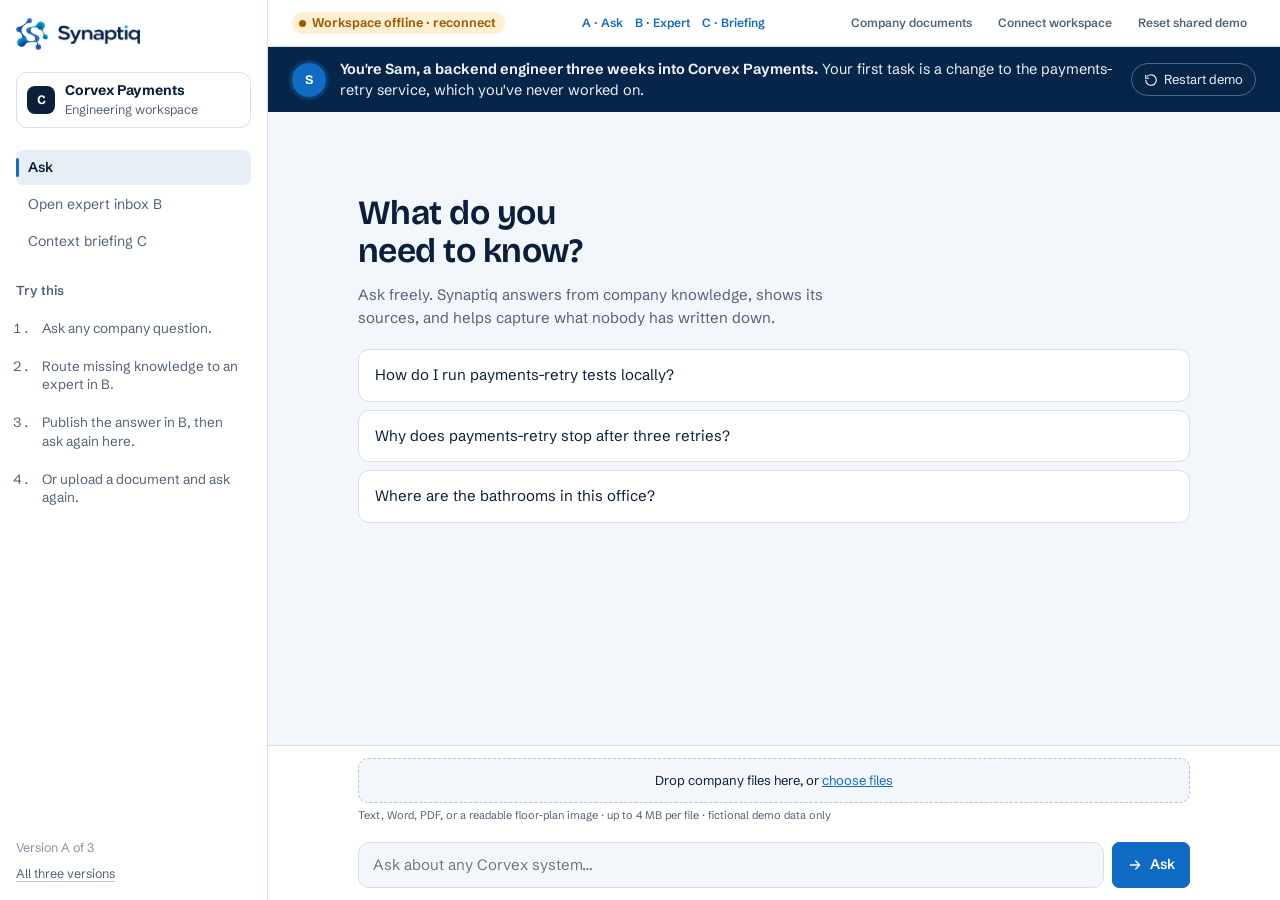
<file: synaptiq-3-features-files/docs/a/index.html>
<!doctype html>
<html lang="en">
<head>
<meta charset="utf-8">
<meta name="viewport" content="width=device-width, initial-scale=1, viewport-fit=cover">
<meta name="description" content="Synaptiq: three interactive prototypes for closing knowledge gaps in engineering teams.">
<meta name="theme-color" content="#072548">
<link rel="icon" type="image/png" href="[data-uri]">
<title>Ask Synaptiq</title>
<link rel="preconnect" href="https://fonts.googleapis.com">
<link rel="preconnect" href="https://fonts.gstatic.com" crossorigin>
<link rel="stylesheet" href="https://fonts.googleapis.com/css2?family=Bricolage+Grotesque:opsz,wght@12..96,600..700&family=JetBrains+Mono:wght@400;500&family=Schibsted+Grotesk:wght@400..700&display=swap">
<style>
/* Synaptiq UI kit. App shell: left rail (workspace, navigation, guided steps) beside a scrolling work area under a scenario band. */
:root {
  --paper: #f3f6fa;
  --surface: #ffffff;
  --sunk: #e8eef5;
  --ink: #0b1f3a;
  --muted: #51627a;
  --faint: #8493a8;
  --line: #d6dfea;
  --line-strong: #b5c4d6;
  --brand: #0f6bc4;
  --brand-deep: #0a4f99;
  --brand-ink: #ffffff;
  --brand-weak: #e4effb;
  --cyan: #0bb6c7;
  --gap: #9d5b00;
  --gap-weak: #fff0d4;
  --risk: #b42318;
  --risk-weak: #fdeceb;
  --focus: #2f6fdb;
  --band: #072548;
  --band-ink: #eef4fb;
  --wordmark-filter: none;
  --shadow: 0 1px 2px rgba(11, 31, 58, .05), 0 8px 24px -12px rgba(11, 31, 58, .2);
  --shadow-lift: 0 2px 4px rgba(11, 31, 58, .06), 0 18px 36px -16px rgba(11, 31, 58, .3);

  --f-display: "Bricolage Grotesque", "Segoe UI", system-ui, sans-serif;
  --f-ui: "Schibsted Grotesk", "Segoe UI", system-ui, -apple-system, sans-serif;
  --f-code: "JetBrains Mono", ui-monospace, "SFMono-Regular", Menlo, monospace;

  --ease: cubic-bezier(.2, .8, .2, 1);
  --spring: cubic-bezier(.34, 1.4, .64, 1);
  --r-sm: 7px;
  --r-md: 11px;
  --r-lg: 16px;
}
@media (prefers-color-scheme: dark) {
  :root:not([data-theme="light"]) {
    --paper: #09121d; --surface: #0f1b29; --sunk: #152436; --ink: #e4ecf6; --muted: #98a9bf; --faint: #6b7d95;
    --line: #1f3147; --line-strong: #30475f; --brand: #5aa9ff; --brand-deep: #8cc4ff; --brand-ink: #04162d; --brand-weak: #0f2a4a; --cyan: #3fd3e0;
    --gap: #f0a73a; --gap-weak: #33250d; --risk: #f2766c; --risk-weak: #3a1a18; --focus: #9cc2ff; --band: #0f2747; --band-ink: #e4ecf6;
    --wordmark-filter: brightness(0) invert(.94);
    --shadow: 0 1px 2px rgba(0, 0, 0, .4), 0 10px 28px -14px rgba(0, 0, 0, .7);
    --shadow-lift: 0 2px 4px rgba(0, 0, 0, .45), 0 20px 40px -16px rgba(0, 0, 0, .8);
    color-scheme: dark;
  }
}
:root[data-theme="dark"] {
  --paper: #09121d; --surface: #0f1b29; --sunk: #152436; --ink: #e4ecf6; --muted: #98a9bf; --faint: #6b7d95;
  --line: #1f3147; --line-strong: #30475f; --brand: #5aa9ff; --brand-deep: #8cc4ff; --brand-ink: #04162d; --brand-weak: #0f2a4a; --cyan: #3fd3e0;
  --gap: #f0a73a; --gap-weak: #33250d; --risk: #f2766c; --risk-weak: #3a1a18; --focus: #9cc2ff; --band: #0f2747; --band-ink: #e4ecf6;
  --wordmark-filter: brightness(0) invert(.94);
  --shadow: 0 1px 2px rgba(0, 0, 0, .4), 0 10px 28px -14px rgba(0, 0, 0, .7);
  --shadow-lift: 0 2px 4px rgba(0, 0, 0, .45), 0 20px 40px -16px rgba(0, 0, 0, .8);
  color-scheme: dark;
}

* { box-sizing: border-box; }
html, body { height: 100%; }
body {
  margin: 0;
  background: var(--paper);
  color: var(--ink);
  font: 15px/1.5 var(--f-ui);
  -webkit-font-smoothing: antialiased;
  text-rendering: optimizeLegibility;
}
::selection { background: color-mix(in srgb, var(--brand) 28%, transparent); }
button, input, textarea, select { font: inherit; color: inherit; }
button { cursor: pointer; -webkit-tap-highlight-color: transparent; }
:focus-visible { outline: 2px solid var(--focus); outline-offset: 2px; border-radius: 6px; }
code, .code { font-family: var(--f-code); font-size: .84em; background: var(--sunk); padding: .1em .38em; border-radius: 5px; }
h1, h2, h3 { font-family: var(--f-display); font-weight: 650; letter-spacing: -.015em; text-wrap: balance; margin: 0; }
p { margin: 0; }
* { scrollbar-width: thin; scrollbar-color: var(--line-strong) transparent; }

/* ---------- shell ---------- */
.app { display: grid; grid-template-columns: 268px minmax(0, 1fr); height: 100%; }
.rail {
  background: var(--surface);
  border-right: 1px solid var(--line);
  display: flex; flex-direction: column; gap: 22px;
  padding: 18px 16px 16px;
  overflow-y: auto;
}
.rail > * { animation: rise .55s var(--ease) both; }
.rail > *:nth-child(2) { animation-delay: .05s; }
.rail > *:nth-child(3) { animation-delay: .1s; }
.rail > *:nth-child(4) { animation-delay: .15s; }
.rail > *:nth-child(5) { animation-delay: .2s; }
.main { animation: fade .5s .1s var(--ease) both; }
@keyframes rise { from { opacity: 0; transform: translateY(8px); } }
@keyframes fade { from { opacity: 0; } }

.brand { display: flex; align-items: center; gap: 10px; color: var(--brand); text-decoration: none; }
.brand .brand-mark { width: 32px; height: 32px; object-fit: contain; flex: none; transition: transform .6s var(--spring); }
.brand:hover .brand-mark { transform: rotate(-14deg) scale(1.08); }
.brand .wordmark { height: 19px; width: auto; display: block; filter: var(--wordmark-filter); }
.workspace { display: flex; align-items: center; gap: 10px; padding: 9px 10px; border: 1px solid var(--line); border-radius: var(--r-md); transition: border-color .2s, background .2s; }
.workspace:hover { border-color: var(--line-strong); background: var(--paper); }
.ws-logo { width: 28px; height: 28px; border-radius: 8px; background: var(--ink); color: var(--surface); display: grid; place-items: center; font: 700 13px var(--f-display); flex: none; }
.ws-meta { min-width: 0; line-height: 1.25; }
.ws-meta strong { display: block; font-size: 14px; }
.ws-meta span { font-size: 12.5px; color: var(--muted); }
.nav { display: flex; flex-direction: column; gap: 2px; }
.nav a {
  position: relative; display: flex; align-items: center; justify-content: space-between; gap: 8px;
  padding: 7px 10px 7px 12px; border-radius: var(--r-sm); color: var(--muted); text-decoration: none; font-size: 14px;
  transition: background .18s, color .18s, padding .25s var(--ease);
}
.nav a::before { content: ""; position: absolute; left: 0; top: 8px; bottom: 8px; width: 3px; border-radius: 3px; background: var(--brand); transform: scaleY(0); transition: transform .25s var(--ease); }
.nav a:hover { background: var(--paper); color: var(--ink); padding-left: 15px; }
.nav a.on { background: var(--sunk); color: var(--ink); font-weight: 600; }
.nav a.on::before { transform: scaleY(1); }
.nav .count { font-size: 12px; color: var(--faint); font-variant-numeric: tabular-nums; min-width: 20px; text-align: right; }
.nav .count.bump { animation: bump .6s var(--spring); color: var(--brand); font-weight: 700; }
@keyframes bump { 40% { transform: scale(1.45); } }

/* guided steps */
.try { display: flex; flex-direction: column; gap: 10px; }
.try h4 { margin: 0; font-size: 13px; color: var(--muted); font-weight: 600; }
.try ol { list-style: none; margin: 0; padding: 0; display: flex; flex-direction: column; gap: 4px; }
.try li { display: grid; grid-template-columns: 22px 1fr; gap: 9px; align-items: start; font-size: 13.5px; line-height: 1.35; color: var(--muted); padding: 8px; border-radius: var(--r-sm); transition: background .3s, color .3s; }
.try li .tick { width: 22px; height: 22px; border-radius: 50%; border: 1.5px solid var(--line-strong); display: grid; place-items: center; font-size: 11px; font-weight: 700; color: var(--faint); transition: all .3s var(--ease); }
.try li .tick svg { width: 12px; height: 12px; }
.try li.just .tick path { stroke-dasharray: 22; stroke-dashoffset: 22; animation: draw .45s .15s var(--ease) forwards; }
@keyframes draw { to { stroke-dashoffset: 0; } }
.try li.now { background: var(--brand-weak); color: var(--ink); }
.try li.now .tick { border-color: var(--brand); color: var(--brand); box-shadow: 0 0 0 4px color-mix(in srgb, var(--brand) 14%, transparent); }
.try li.done { color: var(--faint); }
.try li.done span:last-child { text-decoration: line-through; text-decoration-color: var(--line-strong); }
.try li.done .tick { background: var(--brand); border-color: var(--brand); color: var(--brand-ink); }
.try li.just .tick { animation: pop .45s var(--spring); }
@keyframes pop { 0% { transform: scale(.6); } 100% { transform: scale(1); } }
.try .finished { font-size: 13px; color: var(--brand); font-weight: 600; padding: 0 8px; animation: rise .4s var(--ease) both; }
.rail-foot { margin-top: auto; display: flex; flex-direction: column; gap: 8px; font-size: 12.5px; color: var(--faint); }
.rail-foot a { color: var(--muted); text-decoration-color: var(--line-strong); text-underline-offset: 3px; transition: color .2s; }
.rail-foot a:hover { color: var(--brand); text-decoration-color: currentColor; }

/* work area */
.main { display: flex; flex-direction: column; min-width: 0; min-height: 0; }
.scenario {
  display: flex; align-items: center; gap: 14px; flex-wrap: wrap;
  padding-block: 12px;
  padding-left: max(24px, env(safe-area-inset-left, 0px));
  padding-right: max(24px, env(safe-area-inset-right, 0px));
  background: var(--band); color: var(--band-ink);
}
.scenario .who { width: 34px; height: 34px; border-radius: 50%; background: var(--brand); color: var(--brand-ink); display: grid; place-items: center; font: 700 13px var(--f-display); flex: none; box-shadow: 0 0 0 3px color-mix(in srgb, var(--brand) 30%, transparent); }
.scenario p { flex: 1 1 320px; min-width: 0; font-size: 14.5px; line-height: 1.4; }
.scenario p b { font-weight: 650; }
.scenario .restart {
  display: inline-flex; align-items: center; gap: 6px;
  background: transparent; color: var(--band-ink); border: 1px solid color-mix(in srgb, var(--band-ink) 32%, transparent);
  padding: 6px 12px; border-radius: 999px; font-size: 13px; transition: background .2s, border-color .2s;
}
.scenario .restart svg { width: 14px; height: 14px; transition: transform .5s var(--ease); }
.scenario .restart:hover { background: color-mix(in srgb, var(--band-ink) 12%, transparent); border-color: color-mix(in srgb, var(--band-ink) 55%, transparent); }
.scenario .restart:hover svg { transform: rotate(-200deg); }
.work { flex: 1; min-height: 0; overflow-y: auto; scroll-behavior: smooth; }
.work-inner {
  max-width: 880px; margin: 0 auto;
  padding-block: 28px 40px;
  padding-left: max(24px, env(safe-area-inset-left, 0px));
  padding-right: max(24px, env(safe-area-inset-right, 0px));
}

/* ---------- elements ---------- */
.btn {
  position: relative; display: inline-flex; align-items: center; justify-content: center; gap: 7px;
  border: 1px solid var(--line); background: var(--surface); color: var(--ink);
  padding: 8px 14px; border-radius: var(--r-sm); font-size: 14px; font-weight: 600; line-height: 1.2;
  transition: background .18s, border-color .18s, color .18s, box-shadow .25s var(--ease), transform .25s var(--ease);
}
.btn:hover { border-color: var(--line-strong); transform: translateY(-1px); box-shadow: 0 6px 14px -8px rgba(19, 32, 42, .35); }
.btn:active { transform: translateY(0) scale(.98); box-shadow: none; transition-duration: .08s; }
.btn.primary { background: var(--brand); border-color: var(--brand); color: var(--brand-ink); }
.btn.primary:hover { background: var(--brand-deep); border-color: var(--brand-deep); box-shadow: 0 8px 18px -8px color-mix(in srgb, var(--brand) 70%, transparent); }
.btn.quiet { border-color: transparent; background: transparent; color: var(--muted); }
.btn.quiet:hover { background: var(--sunk); color: var(--ink); box-shadow: none; }
.btn[disabled] { opacity: .5; cursor: default; transform: none; box-shadow: none; }
.btn svg { width: 16px; height: 16px; flex: none; transition: transform .3s var(--spring); }
.btn:hover svg { transform: scale(1.12); }

.pill { display: inline-flex; align-items: center; gap: 6px; padding: 3px 9px 3px 7px; border-radius: 999px; font-size: 12.5px; font-weight: 650; line-height: 1.3; white-space: nowrap; animation: pop .35s var(--spring) both; }
.pill::before { content: ""; width: 7px; height: 7px; border-radius: 50%; background: currentColor; }
.pill.ok { background: var(--brand-weak); color: var(--brand); }
.pill.gap { background: var(--gap-weak); color: var(--gap); }
.pill.gap::before { animation: blink 1.6s ease-in-out infinite; }
@keyframes blink { 50% { opacity: .35; } }
.pill.risk { background: var(--risk-weak); color: var(--risk); }
.pill.plain { background: var(--sunk); color: var(--muted); }

.avatar { width: 30px; height: 30px; border-radius: 50%; display: grid; place-items: center; font: 700 12px var(--f-display); color: #fff; flex: none; transition: transform .3s var(--spring), box-shadow .3s; }
.avatar:hover { transform: scale(1.1); box-shadow: 0 0 0 2px var(--surface), 0 0 0 4px var(--line-strong); }
.av-1 { background: #6d5bd0; } .av-2 { background: #c2570c; } .av-3 { background: #1f7a4d; } .av-4 { background: #2e6ac9; } .av-5 { background: #a1366e; }
.online { position: relative; }
.online::after { content: ""; position: absolute; right: -1px; bottom: -1px; width: 9px; height: 9px; border-radius: 50%; background: #22a06b; border: 2px solid var(--surface); }

/* knowledge card: an answer that carries its own evidence */
.kcard { background: var(--surface); border: 1px solid var(--line); border-radius: var(--r-lg); box-shadow: var(--shadow); overflow: hidden; transition: border-color .25s, box-shadow .35s var(--ease), transform .35s var(--ease); }
.kcard:hover { border-color: var(--line-strong); box-shadow: var(--shadow-lift); }
.kcard-head { display: flex; align-items: center; justify-content: space-between; gap: 10px; flex-wrap: wrap; padding: 13px 16px; border-bottom: 1px solid var(--line); }
.kcard-head h3 { font-size: 15.5px; }
.kcard-body { padding: 14px 16px 16px; display: flex; flex-direction: column; gap: 12px; }
.trail { list-style: none; margin: 0; padding: 0; display: flex; flex-direction: column; }
.trail li { position: relative; display: grid; grid-template-columns: 18px minmax(0, 1fr); gap: 10px; padding: 4px 6px 12px 0; font-size: 13.5px; line-height: 1.4; border-radius: 8px; animation: rise .45s var(--ease) both; }
.trail li:nth-child(2) { animation-delay: .12s; }
.trail li:nth-child(3) { animation-delay: .24s; }
.trail li:nth-child(4) { animation-delay: .36s; }
.trail li:last-child { padding-bottom: 4px; }
.trail li::before { content: ""; position: absolute; left: 8px; top: 20px; bottom: -4px; width: 1.5px; background: var(--line-strong); transform-origin: top; animation: grow .5s .2s var(--ease) both; }
@keyframes grow { from { transform: scaleY(0); } }
.trail li:last-child::before { display: none; }
.trail .node { width: 18px; height: 18px; border-radius: 50%; border: 1.5px solid var(--brand); background: var(--surface); display: grid; place-items: center; margin-top: 1px; position: relative; z-index: 1; transition: transform .3s var(--spring), box-shadow .3s; }
.trail .node::after { content: ""; width: 6px; height: 6px; border-radius: 50%; background: var(--brand); }
.trail li:hover .node { transform: scale(1.18); box-shadow: 0 0 0 4px color-mix(in srgb, var(--brand) 16%, transparent); }
.trail .node.miss { border-color: var(--gap); border-style: dashed; }
.trail .node.miss::after { background: transparent; border: 1.5px solid var(--gap); width: 4px; height: 4px; }
.trail li:hover .node.miss { box-shadow: 0 0 0 4px color-mix(in srgb, var(--gap) 18%, transparent); }
.trail .k { color: var(--muted); font-size: 12.5px; }
.facts { display: grid; grid-template-columns: repeat(auto-fit, minmax(150px, 1fr)); gap: 1px; background: var(--line); border-top: 1px solid var(--line); margin: 0; }
.facts div { background: var(--surface); padding: 10px 16px; min-width: 0; transition: background .2s; }
.facts div:hover { background: var(--paper); }
.facts dt { font-size: 12px; color: var(--muted); }
.facts dd { margin: 2px 0 0; font-size: 13.5px; font-weight: 600; overflow-wrap: anywhere; }

/* toast */
.toasts { position: fixed; right: max(20px, env(safe-area-inset-right, 0px)); top: calc(72px + env(safe-area-inset-top, 0px)); display: flex; flex-direction: column; gap: 8px; z-index: 50; max-width: min(380px, calc(100vw - 32px)); pointer-events: none; }
.toast {
  position: relative; overflow: hidden; pointer-events: auto;
  background: var(--surface); color: var(--ink); border: 1px solid var(--line);
  padding: 11px 14px 13px; border-radius: var(--r-md); font-size: 14px; line-height: 1.4;
  box-shadow: 0 16px 36px -12px rgba(19, 32, 42, .38);
  display: flex; gap: 10px; align-items: flex-start;
  animation: toast-in .45s var(--spring) both;
}
.toast .dot { width: 18px; height: 18px; border-radius: 50%; background: var(--brand); color: var(--brand-ink); display: grid; place-items: center; flex: none; margin-top: 1px; }
.toast .dot svg { width: 11px; height: 11px; }
.toast .bar { position: absolute; left: 0; bottom: 0; height: 2px; width: 100%; background: var(--brand); transform-origin: left; animation: shrink 4.2s linear forwards; }
.toast.leaving { animation: toast-out .3s var(--ease) forwards; }
@keyframes toast-in { from { opacity: 0; transform: translateX(24px) scale(.96); } }
@keyframes toast-out { to { opacity: 0; transform: translateX(24px); } }
@keyframes shrink { to { transform: scaleX(0); } }

/* thinking indicator */
.thinking { display: flex; flex-direction: column; gap: 7px; font-size: 13.5px; color: var(--muted); }
.thinking .step { display: flex; align-items: center; gap: 9px; animation: rise .3s var(--ease) both; }
.thinking .spin { width: 14px; height: 14px; border-radius: 50%; border: 2px solid var(--line); border-top-color: var(--brand); animation: spin .7s linear infinite; flex: none; }
.thinking .step:not(.done) span:last-child {
  background: linear-gradient(90deg, var(--muted) 0%, var(--ink) 45%, var(--muted) 90%);
  background-size: 220% 100%; -webkit-background-clip: text; background-clip: text; color: transparent;
  animation: shimmer 1.3s linear infinite;
}
.thinking .step.done .spin { animation: pop .3s var(--spring); border-color: var(--brand); background: var(--brand); }
@keyframes spin { to { transform: rotate(360deg); } }
@keyframes shimmer { from { background-position: 120% 0; } to { background-position: -100% 0; } }

/* streaming caret */
.typing::after { content: ""; display: inline-block; width: 2px; height: 1em; margin-left: 2px; vertical-align: -2px; background: var(--brand); animation: caret .9s steps(1) infinite; }
@keyframes caret { 50% { opacity: 0; } }

.reveal { animation: reveal .45s var(--ease) both; }
@keyframes reveal { from { opacity: 0; transform: translateY(8px); } }
.cue { animation: cue 2s var(--ease) infinite; }
@keyframes cue { 0% { box-shadow: 0 0 0 0 color-mix(in srgb, var(--brand) 45%, transparent); } 70%, 100% { box-shadow: 0 0 0 10px transparent; } }

.sr-only { position: absolute; width: 1px; height: 1px; overflow: hidden; clip: rect(0 0 0 0); white-space: nowrap; }

@media (prefers-reduced-motion: reduce) {
  *, *::before, *::after { animation-duration: .01ms !important; animation-delay: 0s !important; animation-iteration-count: 1 !important; transition-duration: .01ms !important; scroll-behavior: auto !important; }
}

/* ---------- narrow ---------- */
@media (max-width: 860px) {
  .app { grid-template-columns: minmax(0, 1fr); grid-template-rows: auto minmax(0, 1fr); }
  .rail { border-right: 0; border-bottom: 1px solid var(--line); flex-direction: row; flex-wrap: wrap; align-items: center; gap: 10px 14px; padding: 10px 16px; overflow: visible; }
  .rail .workspace, .rail .nav, .rail-foot { display: none; }
  .try { flex: 1 1 100%; gap: 6px; }
  .try h4 { display: none; }
  .try ol { flex-direction: row; gap: 6px; }
  .try li { flex: 1; grid-template-columns: 22px 1fr; padding: 6px; font-size: 12px; }
  .try li:not(.now) span:last-child { display: none; }
  .try li:not(.now) { flex: 0 0 auto; }
  .scenario { padding-left: max(16px, env(safe-area-inset-left, 0px)); padding-right: max(16px, env(safe-area-inset-right, 0px)); padding-block: 10px; gap: 10px; flex-wrap: nowrap; align-items: flex-start; }
  .scenario .who { display: none; }
  .scenario p { flex: 1 1 auto; font-size: 13px; line-height: 1.38; }
  .scenario .restart { padding: 5px 10px; font-size: 12px; white-space: nowrap; }
  .toasts { top: calc(12px + env(safe-area-inset-top, 0px)); left: max(16px, env(safe-area-inset-left, 0px)); right: max(16px, env(safe-area-inset-right, 0px)); max-width: none; }
  .work-inner { padding-left: max(16px, env(safe-area-inset-left, 0px)); padding-right: max(16px, env(safe-area-inset-right, 0px)); padding-block: 20px 32px; }
}

.live-bar{display:flex;gap:12px;align-items:center;justify-content:space-between;padding:10px 24px;border-bottom:1px solid var(--line);background:var(--surface);flex-wrap:wrap;font-size:13px}.live-bar .btn{font-size:12px;padding:5px 8px}.live-dialog{width:min(720px,94vw);max-height:85vh;overflow:auto;border:1px solid var(--line);border-radius:16px;padding:24px;background:var(--surface);color:var(--ink);box-shadow:var(--shadow)}.live-dialog::backdrop{background:#07254888;backdrop-filter:blur(4px)}.live-dialog-body{display:grid;gap:16px;margin-top:20px}.live-dialog label{display:grid;gap:8px}.live-dialog input,.field input{border:1px solid var(--line);border-radius:8px;background:var(--paper);padding:12px;color:var(--ink);font:inherit}.live-document{padding:16px 0;border-top:1px solid var(--line)}.live-document pre{white-space:pre-wrap;overflow-wrap:anywhere;font:inherit;font-size:13px;max-height:240px;overflow:auto;padding:12px;background:var(--sunk);border-radius:8px}.live-drop{display:block;border:1px dashed var(--line-strong);padding:12px;border-radius:10px;text-align:center;font-size:13px;cursor:pointer;background:var(--paper);transition:background .15s,border-color .15s}.live-drop span{color:var(--brand);text-decoration:underline}.live-drop.dragging{border-color:var(--brand);background:var(--brand-weak)}.live-drop.uploading{opacity:.6;pointer-events:none}.live-hint{font-size:11px;color:var(--muted);margin-top:4px}.live-upload-inline{max-width:832px;margin:0 auto 8px}.live-error{border-left:3px solid var(--gap);padding:10px 12px;background:var(--gap-weak);border-radius:6px;font-size:14px;overflow-wrap:anywhere}.live-answer{white-space:pre-wrap;overflow-wrap:anywhere}.live-pending{color:var(--muted);padding:14px 0;animation:pulse 1.5s infinite}.live-brief{display:grid;gap:18px;margin-top:24px}.live-brief h3{font-size:15px}.upload-feedback:empty{display:none}.upload-feedback{max-height:95px;overflow:auto;font-size:12px}.live-dialog details{margin-top:8px}.live-dialog summary{cursor:pointer;color:var(--brand)}.a-body .lead{line-height:1.7}.live-bar+.scenario{border-top:0}@media(max-width:700px){.live-bar{padding:8px 12px;gap:6px}.live-bar .row{gap:4px}.live-upload-inline .live-hint{display:none}.composer{padding-top:8px}.live-dialog{padding:16px}.live-bar .btn{font-size:11px}}
.live-versions{display:flex;gap:12px;font-size:12px;font-weight:600}.live-versions a{color:var(--brand);text-decoration:none}.live-versions a:hover{text-decoration:underline}.try li{display:list-item;margin-left:18px}.try ol{list-style:decimal}.try p{font-size:13px;color:var(--muted);line-height:1.5}@media(max-width:860px){.rail .try{display:none}.live-bar{gap:8px}.live-versions{gap:14px}}
/* Expert-verified answers, AI drafts in B, and gap cards in C */
.trail .pill.verified{margin-left:6px;font-size:11.5px;vertical-align:1px}
.field>span{display:block;margin-bottom:6px}
.gap-list{display:grid;gap:10px}
.gap-card{display:grid;gap:6px;padding:12px 14px;border:1px dashed var(--gap);border-radius:var(--r-md);background:color-mix(in srgb,var(--gap-weak) 45%,transparent)}
.gap-card .k{font-size:13px;line-height:1.45}
.gap-card .row{gap:8px}
.gap-card.done{border-style:solid;border-color:var(--brand);background:color-mix(in srgb,var(--brand-weak) 45%,transparent)}
.gap-track{margin-top:18px}
.gap-track .panel-b{gap:10px}

/* Version A: chat thread with evidence-carrying answers */
.thread { display: flex; flex-direction: column; gap: 22px; }
.empty { display: flex; flex-direction: column; gap: 14px; padding-top: 6vh; }
.empty h1 { font-size: clamp(26px, 4vw, 34px); line-height: 1.12; max-width: 18ch; }
.empty p { color: var(--muted); max-width: 52ch; }
.suggest { display: flex; flex-direction: column; gap: 8px; margin-top: 6px; }
.suggest button {
  text-align: left; display: block; width: 100%; line-height: 1.5; overflow-wrap: break-word;
  background: var(--surface); border: 1px solid var(--line); border-radius: var(--r-md);
  padding: 14px 16px; font-size: 15px;
  transition: border-color .2s, box-shadow .3s var(--ease), transform .3s var(--ease);
  animation: rise .5s var(--ease) both;
}
.suggest button:nth-child(2) { animation-delay: .08s; }
.suggest button:nth-child(3) { animation-delay: .16s; }
.suggest .ic { width: 34px; height: 34px; border-radius: 9px; display: grid; place-items: center; background: var(--sunk); color: var(--muted); transition: background .25s, color .25s, transform .35s var(--spring); }
.suggest .ic svg { width: 17px; height: 17px; }
.suggest button:hover { border-color: var(--brand); transform: translateX(4px); box-shadow: var(--shadow); }
.suggest button:hover .ic { background: var(--brand-weak); color: var(--brand); transform: rotate(-6deg) scale(1.06); }
.suggest button small { color: var(--faint); font-size: 12.5px; white-space: nowrap; transition: color .2s; }
.suggest button:hover small { color: var(--brand); }
.q { align-self: flex-end; max-width: min(560px, 88%); background: var(--band); color: var(--band-ink); padding: 10px 14px; border-radius: 16px 16px 4px 16px; font-size: 15px; transform-origin: bottom right; animation: bubble .4s var(--spring) both; }
@keyframes bubble { from { opacity: 0; transform: scale(.92) translateY(6px); } }
.a { display: grid; grid-template-columns: 30px minmax(0, 1fr); gap: 12px; align-items: start; }
.a-mark { width: 30px; height: 30px; border-radius: 50%; background: var(--brand-weak); color: var(--brand); display: grid; place-items: center; animation: pop .4s var(--spring) both; }
.a-mark img { width: 20px; height: 20px; object-fit: contain; }
.a-body { display: flex; flex-direction: column; gap: 12px; min-width: 0; }
.lead { font-size: 15px; line-height: 1.55; }
.steps { margin: 0; padding-left: 20px; display: flex; flex-direction: column; gap: 6px; font-size: 14.5px; }
.label { font-size: 12.5px; color: var(--muted); font-weight: 600; }
.warn { background: var(--gap-weak); color: var(--ink); border-radius: var(--r-md); padding: 10px 12px; font-size: 14px; display: flex; gap: 10px; }
.warn b { color: var(--gap); }
.expert { display: flex; gap: 12px; align-items: flex-start; flex-wrap: wrap; padding: 12px; border: 1px dashed var(--line-strong); border-radius: var(--r-md); transition: border-color .25s, background .25s; }
.expert:hover { border-color: var(--brand); background: color-mix(in srgb, var(--brand-weak) 45%, transparent); }
.expert .who { flex: 1 1 220px; min-width: 0; font-size: 14px; line-height: 1.4; }
.expert .who strong { display: block; }
.expert .who span { color: var(--muted); font-size: 13px; }
.row { display: flex; gap: 8px; flex-wrap: wrap; align-items: center; }
.draft { display: flex; flex-direction: column; gap: 10px; padding: 14px; background: var(--sunk); border-radius: var(--r-md); }
.draft textarea { width: 100%; min-height: 104px; resize: vertical; border: 1px solid var(--line); border-radius: var(--r-sm); background: var(--surface); padding: 10px 12px; font-size: 14px; line-height: 1.45; }
.attach { display: flex; gap: 6px; flex-wrap: wrap; }
.attach span { font-size: 12.5px; background: var(--surface); border: 1px solid var(--line); border-radius: 999px; padding: 3px 10px; color: var(--muted); font-family: var(--f-code); transition: border-color .2s, color .2s; }
.attach span:hover { border-color: var(--brand); color: var(--brand); }
.waiting { display: flex; align-items: center; gap: 12px; flex-wrap: wrap; font-size: 14px; color: var(--muted); }
.waiting .spin { width: 14px; height: 14px; border-radius: 50%; border: 2px solid var(--line); border-top-color: var(--brand); animation: spin .8s linear infinite; }
.saved-note { display: flex; gap: 10px; align-items: center; font-size: 14px; color: var(--brand); font-weight: 600; }
.recap { border-top: 1px solid var(--line); padding-top: 18px; display: flex; flex-direction: column; gap: 6px; }
.recap h2 { font-size: 20px; }
.recap p { color: var(--muted); max-width: 60ch; }
.composer {
  border-top: 1px solid var(--line); background: var(--surface);
  padding-block: 12px calc(12px + env(safe-area-inset-bottom, 0px));
  padding-left: max(24px, env(safe-area-inset-left, 0px));
  padding-right: max(24px, env(safe-area-inset-right, 0px));
}
.composer form { max-width: 832px; margin: 0 auto; display: flex; gap: 8px; }
.composer input { flex: 1; min-width: 0; border: 1px solid var(--line); background: var(--paper); border-radius: var(--r-md); padding: 11px 14px; font-size: 15px; transition: border-color .2s, box-shadow .25s, background .2s; }
.composer input:hover { border-color: var(--line-strong); }
.composer input:focus { outline: none; border-color: var(--brand); background: var(--surface); box-shadow: 0 0 0 4px color-mix(in srgb, var(--brand) 16%, transparent); }
.composer .btn svg { transition: transform .35s var(--spring); }
.composer .btn:hover svg { transform: translate(2px, -2px) rotate(-8deg); }
.chips { max-width: 832px; margin: 0 auto 10px; display: flex; gap: 6px; flex-wrap: wrap; }
.chips button { border: 1px solid var(--line); background: var(--surface); border-radius: 999px; padding: 5px 12px; font-size: 13px; color: var(--muted); transition: border-color .2s, color .2s, background .2s, transform .25s var(--ease); animation: rise .4s var(--ease) both; }
.chips button:hover { border-color: var(--brand); color: var(--brand); background: var(--brand-weak); transform: translateY(-1px); }
.chips button[disabled] { opacity: .5; transform: none; }
@media (max-width: 860px) {
  .composer { padding-left: max(16px, env(safe-area-inset-left, 0px)); padding-right: max(16px, env(safe-area-inset-right, 0px)); }
  .empty { padding-top: 0; }
  .suggest button small { display: none; }
  .chips { flex-wrap: nowrap; overflow-x: auto; margin-bottom: 8px; scrollbar-width: none; }
  .chips button { white-space: nowrap; }
}
</style>
</head>
<body>


<div class="app">
  <aside class="rail">
    <a class="brand" id="brand" href="../" aria-label="Synaptiq, all versions"></a>
    <div class="workspace"><div class="ws-logo">C</div><div class="ws-meta"><strong>Corvex Payments</strong><span>Engineering workspace</span></div></div>
    <nav class="nav" aria-label="Synaptiq">
      <a class="on" href="#ask" onclick="return false">Ask</a>
      <a href="#saved" onclick="return false">Saved answers <span class="count" id="savedCount">128</span></a>
      <a href="#mine" onclick="return false">My questions <span class="count" id="mineCount">0</span></a>
    </nav>
    <section class="try" id="try" aria-label="Demo steps"></section>
    <div class="rail-foot">
      <span>Version A of 3</span>
      <a href="../">All three versions</a>
    </div>
  </aside>

  <div class="main">
    <div class="scenario">
      <div class="who" aria-hidden="true">S</div>
      <p><b>You're Sam, a backend engineer three weeks into Corvex Payments.</b> Your first task is a change to the payments-retry service, which you've never worked on.</p>
      <button class="restart" id="restart" type="button"><svg viewBox="0 0 24 24" fill="none" stroke="currentColor" stroke-width="2" stroke-linecap="round" stroke-linejoin="round" aria-hidden="true"><path d="M3 12a9 9 0 1 0 3-6.7"/><path d="M3 4v5h5"/></svg>Restart demo</button>
    </div>
    <div class="work" id="work"><div class="work-inner"><div class="thread" id="thread"></div></div></div>
    <div class="composer">
      <div class="chips" id="chips"></div>
      <form id="ask">
        <label class="sr-only" for="askInput">Ask Synaptiq</label>
        <input id="askInput" autocomplete="off" placeholder="Ask about any Corvex system…">
        <button class="btn primary" type="submit" id="askBtn"><svg viewBox="0 0 24 24" fill="none" stroke="currentColor" stroke-width="2" stroke-linecap="round" stroke-linejoin="round" aria-hidden="true"><path d="M5 12h13M13 6l6 6-6 6"/></svg>Ask</button>
      </form>
    </div>
  </div>
</div>

<script>
/* Synaptiq UI kit: shared helpers */
const REDUCED = window.matchMedia && window.matchMedia("(prefers-reduced-motion: reduce)").matches;
const $ = (sel, root = document) => root.querySelector(sel);
const $$ = (sel, root = document) => Array.from(root.querySelectorAll(sel));
const wait = (ms) => new Promise((r) => setTimeout(r, REDUCED ? Math.min(ms, 60) : ms));
let RUN = 0; // increments on restart so pending async flows stop
const TICK = '<svg viewBox="0 0 24 24" fill="none" stroke="currentColor" stroke-width="3" stroke-linecap="round" stroke-linejoin="round" aria-hidden="true"><path d="M5 12.5l4.5 4.5L19 7.5"/></svg>';
const RESTART_ICON = '<svg viewBox="0 0 24 24" fill="none" stroke="currentColor" stroke-width="2" stroke-linecap="round" stroke-linejoin="round" aria-hidden="true"><path d="M3 12a9 9 0 1 0 3-6.7"/><path d="M3 4v5h5"/></svg>';
const alive = (id) => id === RUN;

const LOGO = '<img class="brand-mark" src="[data-uri]" alt="" width="32" height="32">';
const BRAND = LOGO + '<img class="wordmark" src="[data-uri]" alt="Synaptiq" width="82" height="19">';

function esc(s) {
  return String(s).replace(/[&<>"]/g, (c) => ({ "&": "&amp;", "<": "&lt;", ">": "&gt;", '"': "&quot;" }[c]));
}

function toast(msg) {
  let box = $(".toasts");
  if (!box) { box = document.createElement("div"); box.className = "toasts"; box.setAttribute("role", "status"); document.body.appendChild(box); }
  const t = document.createElement("div");
  t.className = "toast";
  t.innerHTML = '<span class="dot">' + TICK + '</span><span>' + msg + '</span><span class="bar"></span>';
  box.appendChild(t);
  while (box.children.length > 2) box.firstElementChild.remove();
  setTimeout(() => { t.classList.add("leaving"); setTimeout(() => t.remove(), 320); }, 4200);
}

/* stream words into an element, keeping inline markup intact by revealing tokens */
async function stream(el, html, id, speed = 18) {
  el.classList.add("typing");
  const tmp = document.createElement("div");
  tmp.innerHTML = html;
  const words = [];
  (function walk(node, parent) {
    node.childNodes.forEach((n) => {
      if (n.nodeType === 3) {
        n.textContent.split(/(\s+)/).forEach((w) => { if (w) words.push({ parent, text: w }); });
      } else {
        const clone = n.cloneNode(false);
        words.push({ parent, node: clone });
        walk(n, clone);
      }
    });
  })(tmp, el);
  for (const w of words) {
    if (!alive(id)) return;
    if (w.node) w.parent.appendChild(w.node);
    else { w.parent.appendChild(document.createTextNode(w.text)); if (/\S/.test(w.text)) await wait(speed); }
  }
  el.classList.remove("typing");
}

/* animate a number change */
function countTo(el, to, suffix = "") {
  if (!el) return;
  const from = parseInt(el.textContent, 10) || 0;
  if (from === to) { el.textContent = to + suffix; return; }
  const t0 = performance.now(), dur = REDUCED ? 1 : 700;
  el.classList.add("bump");
  (function step(t) {
    const k = Math.min(1, (t - t0) / dur), e = 1 - Math.pow(1 - k, 3);
    el.textContent = Math.round(from + (to - from) * e) + suffix;
    if (k < 1) requestAnimationFrame(step); else setTimeout(() => el.classList.remove("bump"), 500);
  })(t0);
}

/* "Try this" checklist in the rail */
function Checklist(root, steps) {
  let done = 0, just = -1;
  function render() {
    root.innerHTML = "<h4>Try this</h4><ol>" + steps.map((s, i) => {
      const cls = (i < done ? "done" : i === done ? "now" : "") + (i === just ? " just" : "");
      const mark = i < done ? TICK : String(i + 1);
      return '<li class="' + cls + '"><span class="tick" aria-hidden="true">' + mark + "</span><span>" + s + "</span></li>";
    }).join("") + "</ol>" + (done >= steps.length ? '<p class="finished">All steps done. Restart to run it again.</p>' : "");
  }
  render();
  return {
    complete(i) { if (i < done) return; just = i; done = i + 1; render(); },
    reset() { done = 0; just = -1; render(); },
    get step() { return done; },
  };
}

/* thinking steps; resolves after all are shown */
async function think(container, labels, id, each = 650) {
  const box = document.createElement("div");
  box.className = "thinking";
  container.appendChild(box);
  for (const l of labels) {
    if (!alive(id)) return box;
    const s = document.createElement("div");
    s.className = "step";
    s.innerHTML = '<span class="spin"></span><span>' + l + "</span>";
    box.appendChild(s);
    await wait(each);
    s.classList.add("done");
  }
  return box;
}

function scrollDown(el) {
  el.scrollTo({ top: el.scrollHeight, behavior: REDUCED ? "auto" : "smooth" });
  clearTimeout(el._sd);
  el._sd = setTimeout(() => el.scrollTo({ top: el.scrollHeight, behavior: "auto" }), 420);
}

// Public backend URL only. Never place an API key in this file.
window.SYNAPTIQ_API_BASE = "https://synaptiq-class-demo.swoonyspice130.chatgpt.site";

/* Shared live workspace. API credentials are held by server.py, never in this browser. */
const Live = (() => {
  const E = (s) => String(s ?? '').replace(/[&<>"']/g, c => ({'&':'&amp;','<':'&lt;','>':'&gt;','"':'&quot;',"'":'&#39;'}[c]));
  let base = window.SYNAPTIQ_API_BASE || localStorage.getItem('synaptiq-api') || '';
  const incoming = new URLSearchParams(location.search).get('api');
  const validBase = s => { const u = new URL(s); if (u.protocol !== 'https:' && !(u.protocol === 'http:' && ['localhost','127.0.0.1'].includes(u.hostname))) throw Error('Use an HTTPS backend URL.'); if (u.username || u.password || u.search || u.hash || u.pathname !== '/') throw Error('Enter only the backend origin, for example https://your-service.example.com'); return u.origin; };
  if (incoming) { try { base = validBase(incoming); localStorage.setItem('synaptiq-api', base); } catch {} }
  if (!base && ['localhost','127.0.0.1'].includes(location.hostname)) base = location.origin;
  let health = null, shared = null;
  const busyButtons = new Set();
  function endpoint(path) { if (!base) throw Error('Connect the hosted workspace using “Connect workspace” above.'); return base + path; }
  async function request(path, body) {
    const controller = new AbortController(); const timer = setTimeout(() => controller.abort(), 65000);
    try {
      const res = await fetch(endpoint(path), {method: body ? 'POST' : 'GET', headers: body ? {'Content-Type':'application/json'} : {}, body: body ? JSON.stringify(body) : undefined, signal: controller.signal});
      let data; try { data = await res.json(); } catch { throw Error('That URL is not the Synaptiq backend. Check the workspace connection.'); }
      if (!res.ok) throw Error(data.error || 'Request failed. Please retry.'); return data;
    } catch (err) { if (err.name === 'AbortError') throw Error('The server took too long. It may be waking up; please retry.'); if (err instanceof TypeError) throw Error('Could not reach the workspace. Check your connection and backend URL.'); throw err; }
    finally { clearTimeout(timer); }
  }
  function link(version) {
    const home = document.querySelector('.rail-foot a')?.getAttribute('href') || './';
    const url = new URL(home, location.href);
    url.search = ''; url.hash = '';
    if (version) url.pathname = url.pathname.replace(/\/?$/, '/') + version + '/';
    if (base) url.searchParams.set('api', base);
    return url.href;
  }
  function propagate() {
    document.querySelectorAll('a[href]').forEach(a => { try {const u = new URL(a.href); if (base && u.origin === location.origin && !a.getAttribute('href').startsWith('#') && !a.hasAttribute('download')) {u.searchParams.set('api',base); a.href=u.href;}} catch {} });
  }
  function error(container, err) { const p=document.createElement('p'); p.className='live-error'; p.setAttribute('role','alert'); p.textContent=err.message || String(err); container.appendChild(p); }
  async function task(button, work) { if (busyButtons.has(button)) return; busyButtons.add(button); button.disabled=true; try {await work();} catch(e) {toast(E(e.message));} finally {button.disabled=false; busyButtons.delete(button);} }
  const day = t => new Date(t*1000).toLocaleDateString(undefined,{month:'short',day:'numeric',year:'numeric'});
  // Expert-approved answers get a "Verified by" badge and show where they apply.
  function sourceList(sources) { return sources.length ? `<ul class="trail">${sources.map(s=>`<li><span class="node"></span><span><b>${E(s.verified ? s.title.replace(/^Expert answer: /,'') : s.title)}</b>${s.verified?` <span class="pill ok verified">✓ Verified by ${E(s.owner)} · ${day(s.created)}</span>`:''}<br><span class="k">${s.verified?'Expert answer':E(s.owner)+' · added '+day(s.created)}${s.scope?` · Applies to: ${E(s.scope)}`:''}</span></span></li>`).join('')}</ul>` : ''; }
  // Questions routed from C start with this marker, so B and C can show where a gap came from.
  const C_MARKER = 'Flagged by Context Briefing (C).';
  async function refreshState() { shared=await request('/api/state'); return shared; }
  async function check() {
    const status=document.querySelector('#liveStatus');
    try {health=await request('/api/health'); status.textContent=health.ai_configured ? 'Live AI · shared workspace' : 'Workspace connected · AI key needed'; status.className='pill '+(health.ai_configured?'ok':'gap'); await refreshState();}
    catch(e) {status.textContent=base ? 'Workspace offline · reconnect' : 'Connect workspace to use live AI';status.className='pill gap';health=null;}
  }
  function setup() {
    const brand = document.querySelector('#brand');
    if (brand && !brand.innerHTML.trim()) brand.innerHTML = BRAND;
    const bar=document.createElement('div'); bar.className='live-bar';
    bar.innerHTML=`<span id="liveStatus" class="pill plain">Connecting workspace…</span><nav class="live-versions" aria-label="Switch prototype"><a href="${E(link('a'))}">A · Ask</a><a href="${E(link('b'))}">B · Expert</a><a href="${E(link('c'))}">C · Briefing</a></nav><div class="row"><button class="btn quiet" id="liveDocs" type="button">Company documents</button><button class="btn quiet" id="liveConnect" type="button">Connect workspace</button><button class="btn quiet" id="liveReset" type="button">Reset shared demo</button></div>`;
    const main=document.querySelector('.main') || document.querySelector('.page'); main.prepend(bar);
    document.querySelector('#liveConnect').onclick=connect;
    document.querySelector('#liveDocs').onclick=documents;
    document.querySelector('#liveReset').onclick=e=>task(e.currentTarget,async()=>{if(!confirm('Reset the shared demo for everyone? This removes uploaded documents, routed questions and expert answers. Seed documents stay.'))return; await request('/api/reset',{confirm:'RESET DEMO'});location.reload();});
    propagate(); check();
  }
  function dialog(title,html) {
    document.querySelector('#liveDialog')?.remove();const d=document.createElement('dialog');d.id='liveDialog';d.className='live-dialog';
    d.innerHTML=`<div class="row" style="justify-content:space-between"><h2>${E(title)}</h2><button class="btn quiet" type="button" data-close>Close</button></div><div class="live-dialog-body">${html}</div>`;
    document.body.appendChild(d);d.querySelector('[data-close]').onclick=()=>d.close();d.addEventListener('close',()=>d.remove());d.showModal();return d;
  }
  function connect() {
    const d=dialog('Connect your demo workspace',`<p>Enter the public URL of your hosted Synaptiq backend. All three versions use this same workspace. This field is for a URL, never an API key.</p><label>Backend URL<input id="backendUrl" type="url" placeholder="https://your-synaptiq-backend.example.com" value="${E(base)}"></label><button class="btn primary" id="saveBackend">Connect</button><p class="k">Use the same URL on another laptop, or share a version link after connecting.</p><div id="connectError"></div>`);
    d.querySelector('#saveBackend').onclick=e=>task(e.currentTarget,async()=>{const c=d.querySelector('#connectError');c.replaceChildren();try {const proposed=validBase(d.querySelector('#backendUrl').value.trim());const r=await fetch(proposed+'/api/health',{signal:AbortSignal.timeout(15000)});const data=await r.json();if(!r.ok||data.ok!==true)throw Error('This is not a Synaptiq backend.');base=proposed;localStorage.setItem('synaptiq-api',base);const u=new URL(location.href);u.searchParams.set('api',base);history.replaceState(null,'',u);propagate();await check();d.close();toast('Workspace connected.');window.dispatchEvent(new Event('workspace-connected'));}catch(err){error(c,err);}});
  }
  async function uploadFiles(files, output) {
    for (const file of files) {
      if(file.size>4*1024*1024) {error(output,Error(file.name+': choose a file under 4 MB.'));continue;}
      const p=document.createElement('p');p.textContent='Uploading '+file.name+'…';output.appendChild(p);
      try {const data=await new Promise((resolve,reject)=>{const reader=new FileReader();reader.onload=()=>resolve(reader.result.split(',')[1]);reader.onerror=()=>reject(Error('Could not read file.'));reader.readAsDataURL(file);});await request('/api/upload',{name:file.name,data});p.textContent=file.name+' added to company knowledge. Ask your question again.';p.className='saved-note';}
      catch(e){p.className='live-error';p.textContent=file.name+': '+e.message;}
    }
    await refreshState().catch(()=>{});window.dispatchEvent(new Event('knowledge-updated'));
  }
  function uploadZone(container) {
    container.innerHTML=`<label class="live-drop" tabindex="0">Drop company files here, or <span>choose files</span><input type="file" multiple accept=".txt,.md,.csv,.json,.log,.docx,.pdf,.png,.jpg,.jpeg,.webp" hidden></label><p class="k live-hint">Text, Word, PDF, or a readable floor-plan image · up to 4 MB per file · fictional demo data only</p><div class="upload-feedback" aria-live="polite"></div>`;
    const zone=container.querySelector('.live-drop'), picker=zone.querySelector('input'), output=container.querySelector('.upload-feedback');let uploading=false;
    const run=async files=>{if(uploading)return;uploading=true;zone.classList.add('uploading');try{await uploadFiles(files,output);}catch(e){error(output,e);}finally{uploading=false;zone.classList.remove('uploading');picker.value='';}};
    picker.onchange=()=>run([...picker.files]);zone.onkeydown=e=>{if(e.key==='Enter'||e.key===' '){e.preventDefault();picker.click();}};
    for(const name of ['dragenter','dragover'])zone.addEventListener(name,e=>{e.preventDefault();zone.classList.add('dragging');});
    zone.addEventListener('dragleave',()=>zone.classList.remove('dragging'));zone.addEventListener('drop',e=>{e.preventDefault();zone.classList.remove('dragging');run([...e.dataTransfer.files]);});
  }
  async function documents() {
    const d=dialog('Company knowledge',`<p>These documents and expert-approved answers are shared by A, B and C.</p><div id="docUpload"></div><div id="docList">Loading…</div>`);uploadZone(d.querySelector('#docUpload'));
    async function list(){try{const s=await refreshState();if(!d.isConnected)return;const root=d.querySelector('#docList');root.innerHTML=s.documents.map(doc=>`<article class="live-document"><b>${E(doc.title)}</b><p class="k">${E(doc.owner)}</p>${doc.mime==='text/plain'?`<details><summary>Read document</summary><pre>${E(doc.text)}</pre></details>`:'<p class="k">Visual document available to the model</p>'}${!doc.id.startsWith('seed-')&&!doc.id.startsWith('answer-')?`<button class="btn quiet" data-delete="${E(doc.id)}">Remove</button>`:''}</article>`).join('');root.querySelectorAll('[data-delete]').forEach(b=>b.onclick=()=>task(b,async()=>{await request('/api/delete-document',{id:b.dataset.delete});await list();}));}catch(e){const root=d.querySelector('#docList');root.textContent=e.message;}}
    const changed=()=>list();window.addEventListener('knowledge-updated',changed);d.addEventListener('close',()=>window.removeEventListener('knowledge-updated',changed));await list();
  }
  function mountA(){
    setup();let busy=false;const thread=document.querySelector('#thread'),input=document.querySelector('#askInput'),button=document.querySelector('#askBtn'),work=document.querySelector('#work');
    document.querySelector('#try').innerHTML='<h4>Try this</h4><ol><li>Ask any company question.</li><li>Route missing knowledge to an expert in B.</li><li>Publish the answer in B, then ask again here.</li><li>Or upload a document and ask again.</li></ol>';
    document.querySelector('#restart').onclick=()=>{if(!busy)start();};
    document.querySelector('.nav').innerHTML=`<a class="on" href="#">Ask</a><a href="${link('b')}">Open expert inbox B</a><a href="${link('c')}">Context briefing C</a>`;
    const upload=document.createElement('div');upload.className='live-upload-inline';document.querySelector('.composer').prepend(upload);uploadZone(upload);
    function start(){thread.innerHTML='<div class="empty"><h1>What do you need to know?</h1><p>Ask freely. Synaptiq answers from company knowledge, shows its sources, and helps capture what nobody has written down.</p><div class="suggest"><button data-question="How do I run payments-retry tests locally?">How do I run payments-retry tests locally?</button><button data-question="Why does payments-retry stop after three retries?">Why does payments-retry stop after three retries?</button><button data-question="Where are the bathrooms in this office?">Where are the bathrooms in this office?</button></div></div>';thread.querySelectorAll('[data-question]').forEach(b=>b.onclick=()=>ask(b.dataset.question));document.querySelector('#chips').replaceChildren();input.value='';}
    async function ask(question){if(busy||!question.trim())return;busy=true;button.disabled=true;input.disabled=true;thread.querySelector('.empty')?.remove();const q=document.createElement('div');q.className='q';q.textContent=question;thread.appendChild(q);const a=document.createElement('div');a.className='a';a.innerHTML=`<div class="a-mark">${LOGO}</div><div class="a-body"><p class="live-pending" role="status">Reading current company knowledge…</p></div>`;thread.appendChild(a);const body=a.querySelector('.a-body');scrollDown(work);
      try{const r=await request('/api/ask',{question});const verified=r.status==='answered'&&r.sources.some(s=>s.verified);body.innerHTML=`<article class="kcard"><div class="kcard-head"><h3>${r.status==='answered'?'Answer from company knowledge':'Knowledge gap'}</h3><span class="pill ${r.status==='answered'?'ok':'gap'}">${verified?'Expert-verified':r.status==='answered'?'Sources found':'Not documented'}</span></div><div class="kcard-body"><p class="lead live-answer">${E(r.answer)}</p>${sourceList(r.sources)}${r.status==='missing'?`<div class="expert"><div class="who"><strong>${E(r.expert.name)}</strong><span>${E(r.expert_reason)}</span></div><button class="btn primary" data-route>Ask this expert</button></div>`:''}</div></article>`;
        const route=body.querySelector('[data-route]');if(route)route.onclick=()=>task(route,async()=>{await request('/api/route',{question,expert_id:r.expert.id,evidence:r.answer});route.textContent='Sent to expert inbox';const p=document.createElement('p');p.innerHTML=`<a class="btn primary" href="${E(link('b'))}" target="_blank" rel="noopener">Open B to answer it</a> <span class="k">Return here and ask again after publishing.</span>`;body.appendChild(p);});
      }catch(err){body.replaceChildren();error(body,err);const retry=document.createElement('button');retry.className='btn';retry.textContent='Retry question';retry.onclick=()=>ask(question);body.appendChild(retry);}finally{busy=false;button.disabled=false;input.disabled=false;input.focus();scrollDown(work);}}
    document.querySelector('#ask').onsubmit=e=>{e.preventDefault();const q=input.value.trim();if(!q||busy)return;input.value='';ask(q);};start();
  }
  function mountB(){
    setup();const view=document.querySelector('#view');let selected=null;let editing=false;let fingerprint='';
    // AI drafts, kept per question so the inbox refresh doesn't ask the model again.
    const drafts={};const drafting=new Set();
    async function fillDraft(id,box){
      if(id in drafts){if(!box.value)box.value=drafts[id];return;}
      const status=view.querySelector('#draftStatus');if(status)status.hidden=false;
      if(drafting.has(id))return;drafting.add(id);
      try{drafts[id]=(await request('/api/draft',{id})).draft;}
      catch(e){drafts[id]='';const s=view.querySelector('#draftStatus');if(s){s.hidden=false;s.className='live-error';s.textContent='Could not draft this one ('+e.message+') Write your answer below.';}return;}
      finally{drafting.delete(id);}
      const current=view.querySelector('#expertAnswer');if(selected===id&&current&&!current.value)current.value=drafts[id];
      const s=view.querySelector('#draftStatus');if(selected===id&&s)s.hidden=true;
    }
    document.querySelector('#try').innerHTML='<h4>Live expert workflow</h4><p>Questions routed from A and gaps sent from C appear here with a draft. Fill in what only you know, publish it, then ask A again.</p>';
    document.querySelector('#pageSub').textContent='Real questions from A and gaps spotted by C. Your published explanations become shared company knowledge.';
    document.querySelector('.tabs').innerHTML='<button class="btn" type="button" id="refreshInbox">Refresh inbox</button>';
    document.querySelector('#refreshInbox').onclick=e=>task(e.currentTarget,()=>render(true));document.querySelector('#restart').textContent='Refresh inbox';document.querySelector('#restart').onclick=()=>render(true);
    document.querySelector('.nav').innerHTML=`<a class="on" href="#">Expert inbox <span class="count" id="liveInboxCount">0</span></a><a href="${link('a')}">Ask Synaptiq A</a><a href="${link('c')}">Context briefing C</a>`;
    async function render(force=false){if(editing&&!force)return;try{const s=await refreshState();const key=JSON.stringify(s.questions);if(!force&&key===fingerprint)return;fingerprint=key;const pending=s.questions.filter(q=>q.status==='pending');document.querySelector('#liveInboxCount').textContent=pending.length;selected=pending.some(q=>q.id===selected)?selected:pending[0]?.id;const q=pending.find(q=>q.id===selected);view.innerHTML=`<section class="ledger"><div><b>${pending.length}</b><span>questions awaiting your expertise</span></div><div><b>${s.questions.filter(q=>q.status==='published').length}</b><span>answers actually published</span></div><div><b>${s.documents.length}</b><span>shared knowledge sources</span></div></section>${q?`<div class="panes"><section class="list"><div class="list-head">Questions for you</div>${pending.map(i=>`<button class="item" data-select="${E(i.id)}" aria-current="${i.id===selected}"><span class="q">${E(i.question)}</span><span class="meta">${E(s.experts.find(e=>e.id===i.expert)?.name)} · awaiting answer</span></button>`).join('')}</section><section class="detail"><div class="d-head"><div class="row"><span class="pill gap">Needs human expertise</span>${q.evidence.startsWith(C_MARKER)?'<span class="pill plain">From C · spotted before anyone asked</span>':'<span class="pill plain">From A · asked by an engineer</span>'}</div><h2>${E(q.question)}</h2></div><div class="d-body"><p class="k">Assigned to ${E(s.experts.find(e=>e.id===q.expert)?.name)}. You are playing this expert for the demo.</p><details><summary>What Synaptiq found</summary><p class="live-answer">${E(q.evidence.replace(C_MARKER,'').trim())}</p></details><label class="field"><span>Draft by Synaptiq <span class="k">· fill in each [Confirm: …], edit anything, then approve</span></span><textarea id="expertAnswer" placeholder="Synaptiq is drafting an answer from what it found…"></textarea></label><p class="live-pending" id="draftStatus" hidden>Synaptiq is drafting an answer from what it found…</p><label class="field">Applies to<input id="answerScope" value="Company knowledge" placeholder="For example: payments-retry only"></label><button class="btn primary" id="publishLive">Approve and publish to company memory</button><div id="publishFeedback" aria-live="polite"></div></div></section></div>`:`<section class="detail done-state"><h2>No unanswered questions</h2><p>Ask A something the documents don't explain and choose “Ask this expert,” or send an open gap from C. It will arrive here automatically.</p><a class="btn primary" href="${E(link('a'))}">Open A</a></section>`}`;
      view.querySelectorAll('[data-select]').forEach(b=>b.onclick=()=>{if(editing&&!confirm('Discard your unpublished draft?'))return;editing=false;selected=b.dataset.select;render(true);});
      const answer=view.querySelector('#expertAnswer');if(answer){answer.oninput=()=>editing=true;fillDraft(q.id,answer);}
      const publish=view.querySelector('#publishLive');if(publish)publish.onclick=()=>task(publish,async()=>{const feedback=view.querySelector('#publishFeedback');feedback.replaceChildren();try{if(/\[Confirm:/i.test(answer.value))throw Error('Replace each [Confirm: …] with what you know before publishing.');await request('/api/publish',{id:q.id,answer:answer.value,scope:view.querySelector('#answerScope').value});editing=false;await render(true);toast('Published. A and C can now use your answer.');const note=document.createElement('p');note.className='saved-note';note.innerHTML=`Answer saved. <a href="${E(link('a'))}">Return to A and ask again →</a>`;view.prepend(note);}catch(e){error(feedback,e);}});
    }catch(err){if(!view.querySelector('#expertAnswer')){view.replaceChildren();error(view,err);}}}
    window.addEventListener('focus',()=>render());window.addEventListener('workspace-connected',()=>render(true));setInterval(()=>{if(!document.hidden)render();},4000);render(true);
  }
  function mountC(){
    setup();document.querySelector('#try').innerHTML='<h4>Live context briefing</h4><ol><li>Generate the briefing.</li><li>Send an open gap to its expert.</li><li>Answer it in B.</li><li>Come back here: the gap shows as resolved.</li></ol>';
    const view=document.querySelector('#view');document.querySelector('#restart').textContent='Refresh briefing';document.querySelector('#restart').onclick=brief;
    document.querySelector('.nav').innerHTML=`<a class="on" href="#">Customer briefing</a><a href="${link('a')}">Ask Synaptiq A</a><a href="${link('b')}">Expert inbox B</a>`;
    let gaps=[];
    function intro(){view.innerHTML='<div class="page-h"><h1>Bluewater Logistics</h1><p>Your customer handoff, grounded in the current shared company knowledge.</p></div><section class="panel"><div class="panel-b"><p>See what changed, why it changed, who knows, and which decisions still need an explanation.</p><button class="btn primary" id="generateBrief">Generate current briefing</button><div id="briefResult" aria-live="polite"></div></div></section><section class="panel gap-track"><div class="panel-h"><h2>Gap tracker</h2><span class="k">Gaps sent from this briefing to experts</span></div><div class="panel-b" id="gapTrack"></div></section>';document.querySelector('#generateBrief').onclick=brief;}
    const expertName=(s,id)=>E(s.experts.find(e=>e.id===id)?.name||'the expert');
    // One card per open gap: why Synaptiq thinks it's a gap, and a button to send it to the expert.
    function gapCards(s){return gaps.map((g,i)=>{const sent=s.questions.find(q=>q.question===g.question);
      const action=!sent?`<button class="btn primary" type="button" data-gap="${i}">Ask ${E(g.expert.name)}</button>`:sent.status==='published'?`<span class="pill ok">Resolved by ${expertName(s,sent.expert)}</span>`:`<span class="pill plain">Waiting on ${expertName(s,sent.expert)}</span><a class="btn quiet" href="${E(link('b'))}" target="_blank" rel="noopener">Open B to answer it</a>`;
      return `<article class="gap-card"><b>${E(g.question)}</b><p class="k">Why this is a gap: ${E(g.reason)}</p><div class="row">${action}</div></article>`;}).join('');}
    // Every gap C has sent to an expert, with its status. Persists across briefings and page reloads.
    function tracker(s){const sent=s.questions.filter(q=>q.evidence.startsWith(C_MARKER));if(!sent.length)return '<p class="k">Nothing sent yet. Generate the briefing, then send an open gap to its expert.</p>';
      return sent.map(q=>`<article class="gap-card ${q.status==='published'?'done':''}"><div class="row">${q.status==='published'?`<span class="pill ok">Resolved by ${expertName(s,q.expert)}</span>`:`<span class="pill gap">Waiting on ${expertName(s,q.expert)}</span>`}</div><b>${E(q.question)}</b>${q.status==='published'?`<p class="live-answer">${E(q.answer)}</p>`:''}</article>`).join('')+(sent.some(q=>q.status==='published')?'<p class="k">Refresh the briefing to see resolved answers folded in.</p>':'');}
    async function update(){try{const s=await refreshState();const list=document.querySelector('#gapList'),track=document.querySelector('#gapTrack');
      const changed=(el,html)=>{if(el.dataset.html===html)return false;el.dataset.html=html;el.innerHTML=html;return true;};
      if(list&&changed(list,gapCards(s))){list.querySelectorAll('[data-gap]').forEach(b=>b.onclick=()=>task(b,async()=>{const g=gaps[b.dataset.gap];await request('/api/route',{question:g.question,expert_id:g.expert.id,evidence:C_MARKER+' '+g.reason});toast('Sent to '+E(g.expert.name)+"'s inbox.");await update();}));}
      if(track)changed(track,tracker(s));}catch(e){}}
    async function brief(){const b=document.querySelector('#generateBrief');if(b.disabled)return;b.disabled=true;const root=document.querySelector('#briefResult');root.innerHTML='<p class="live-pending">Reading current documents and expert answers…</p>';try{const r=await request('/api/brief',{});gaps=r.gaps||[];root.innerHTML=`<article class="live-brief"><p class="live-answer">${E(r.answer)}</p>${gaps.length?'<h3>Open gaps Synaptiq spotted</h3><div class="gap-list" id="gapList"></div>':''}<h3>Supporting sources</h3>${sourceList(r.sources)}<a class="btn" href="${E(link('a'))}">Ask a follow-up in A</a></article>`;await update();}catch(e){root.replaceChildren();error(root,e);}finally{b.disabled=false;b.textContent='Refresh from company knowledge';}}
    intro();update();window.addEventListener('focus',update);window.addEventListener('workspace-connected',update);setInterval(()=>{if(!document.hidden)update();},4000);
  }
  return {mountA,mountB,mountC,setup};
})();

Live.mountA();
</script>

</body>
</html>
</file>
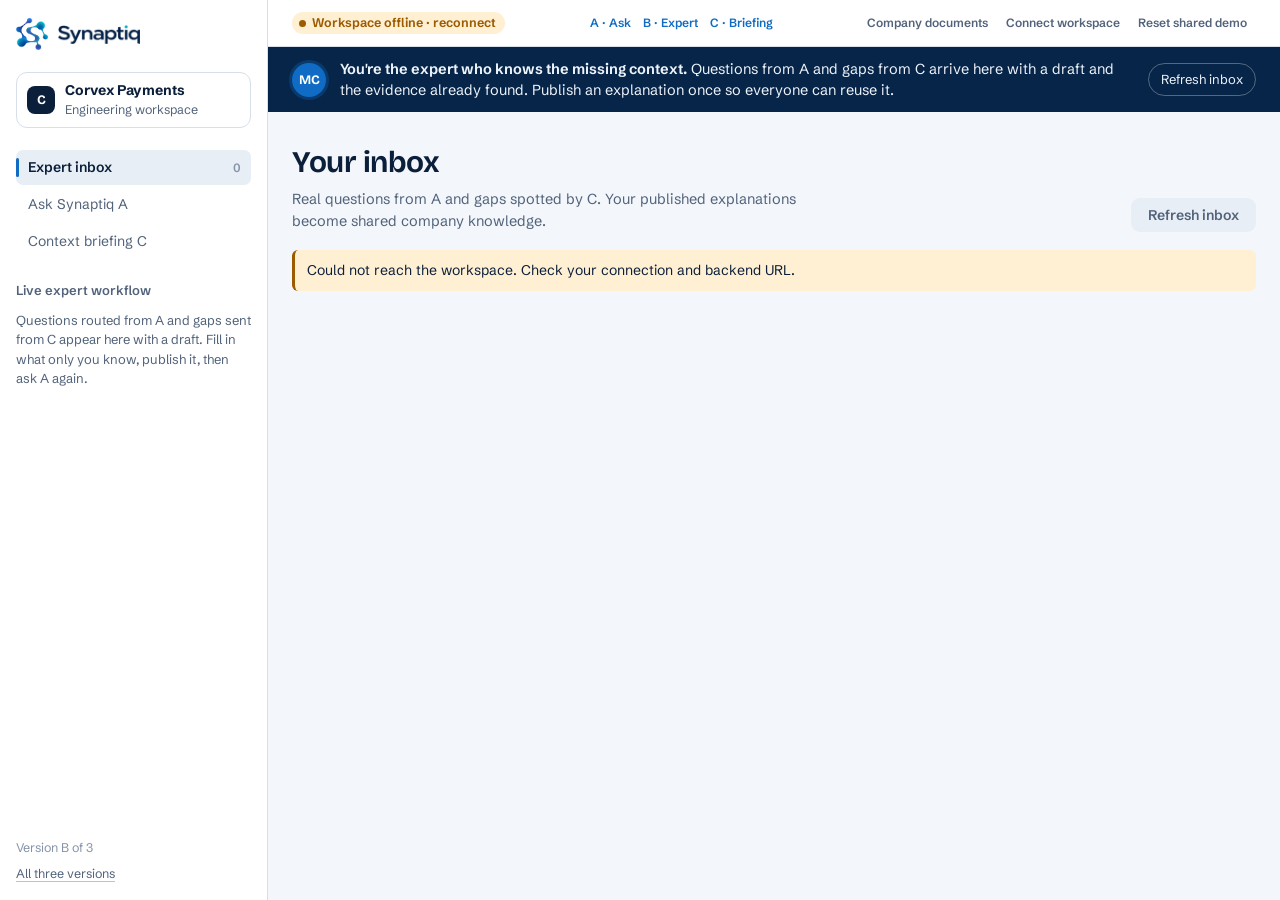
<file: synaptiq-3-features-files/docs/b/index.html>
<!doctype html>
<html lang="en">
<head>
<meta charset="utf-8">
<meta name="viewport" content="width=device-width, initial-scale=1, viewport-fit=cover">
<meta name="description" content="Synaptiq: three interactive prototypes for closing knowledge gaps in engineering teams.">
<meta name="theme-color" content="#072548">
<link rel="icon" type="image/png" href="[data-uri]">
<title>Synaptiq Expert Inbox</title>
<link rel="preconnect" href="https://fonts.googleapis.com">
<link rel="preconnect" href="https://fonts.gstatic.com" crossorigin>
<link rel="stylesheet" href="https://fonts.googleapis.com/css2?family=Bricolage+Grotesque:opsz,wght@12..96,600..700&family=JetBrains+Mono:wght@400;500&family=Schibsted+Grotesk:wght@400..700&display=swap">
<style>
/* Synaptiq UI kit. App shell: left rail (workspace, navigation, guided steps) beside a scrolling work area under a scenario band. */
:root {
  --paper: #f3f6fa;
  --surface: #ffffff;
  --sunk: #e8eef5;
  --ink: #0b1f3a;
  --muted: #51627a;
  --faint: #8493a8;
  --line: #d6dfea;
  --line-strong: #b5c4d6;
  --brand: #0f6bc4;
  --brand-deep: #0a4f99;
  --brand-ink: #ffffff;
  --brand-weak: #e4effb;
  --cyan: #0bb6c7;
  --gap: #9d5b00;
  --gap-weak: #fff0d4;
  --risk: #b42318;
  --risk-weak: #fdeceb;
  --focus: #2f6fdb;
  --band: #072548;
  --band-ink: #eef4fb;
  --wordmark-filter: none;
  --shadow: 0 1px 2px rgba(11, 31, 58, .05), 0 8px 24px -12px rgba(11, 31, 58, .2);
  --shadow-lift: 0 2px 4px rgba(11, 31, 58, .06), 0 18px 36px -16px rgba(11, 31, 58, .3);

  --f-display: "Bricolage Grotesque", "Segoe UI", system-ui, sans-serif;
  --f-ui: "Schibsted Grotesk", "Segoe UI", system-ui, -apple-system, sans-serif;
  --f-code: "JetBrains Mono", ui-monospace, "SFMono-Regular", Menlo, monospace;

  --ease: cubic-bezier(.2, .8, .2, 1);
  --spring: cubic-bezier(.34, 1.4, .64, 1);
  --r-sm: 7px;
  --r-md: 11px;
  --r-lg: 16px;
}
@media (prefers-color-scheme: dark) {
  :root:not([data-theme="light"]) {
    --paper: #09121d; --surface: #0f1b29; --sunk: #152436; --ink: #e4ecf6; --muted: #98a9bf; --faint: #6b7d95;
    --line: #1f3147; --line-strong: #30475f; --brand: #5aa9ff; --brand-deep: #8cc4ff; --brand-ink: #04162d; --brand-weak: #0f2a4a; --cyan: #3fd3e0;
    --gap: #f0a73a; --gap-weak: #33250d; --risk: #f2766c; --risk-weak: #3a1a18; --focus: #9cc2ff; --band: #0f2747; --band-ink: #e4ecf6;
    --wordmark-filter: brightness(0) invert(.94);
    --shadow: 0 1px 2px rgba(0, 0, 0, .4), 0 10px 28px -14px rgba(0, 0, 0, .7);
    --shadow-lift: 0 2px 4px rgba(0, 0, 0, .45), 0 20px 40px -16px rgba(0, 0, 0, .8);
    color-scheme: dark;
  }
}
:root[data-theme="dark"] {
  --paper: #09121d; --surface: #0f1b29; --sunk: #152436; --ink: #e4ecf6; --muted: #98a9bf; --faint: #6b7d95;
  --line: #1f3147; --line-strong: #30475f; --brand: #5aa9ff; --brand-deep: #8cc4ff; --brand-ink: #04162d; --brand-weak: #0f2a4a; --cyan: #3fd3e0;
  --gap: #f0a73a; --gap-weak: #33250d; --risk: #f2766c; --risk-weak: #3a1a18; --focus: #9cc2ff; --band: #0f2747; --band-ink: #e4ecf6;
  --wordmark-filter: brightness(0) invert(.94);
  --shadow: 0 1px 2px rgba(0, 0, 0, .4), 0 10px 28px -14px rgba(0, 0, 0, .7);
  --shadow-lift: 0 2px 4px rgba(0, 0, 0, .45), 0 20px 40px -16px rgba(0, 0, 0, .8);
  color-scheme: dark;
}

* { box-sizing: border-box; }
html, body { height: 100%; }
body {
  margin: 0;
  background: var(--paper);
  color: var(--ink);
  font: 15px/1.5 var(--f-ui);
  -webkit-font-smoothing: antialiased;
  text-rendering: optimizeLegibility;
}
::selection { background: color-mix(in srgb, var(--brand) 28%, transparent); }
button, input, textarea, select { font: inherit; color: inherit; }
button { cursor: pointer; -webkit-tap-highlight-color: transparent; }
:focus-visible { outline: 2px solid var(--focus); outline-offset: 2px; border-radius: 6px; }
code, .code { font-family: var(--f-code); font-size: .84em; background: var(--sunk); padding: .1em .38em; border-radius: 5px; }
h1, h2, h3 { font-family: var(--f-display); font-weight: 650; letter-spacing: -.015em; text-wrap: balance; margin: 0; }
p { margin: 0; }
* { scrollbar-width: thin; scrollbar-color: var(--line-strong) transparent; }

/* ---------- shell ---------- */
.app { display: grid; grid-template-columns: 268px minmax(0, 1fr); height: 100%; }
.rail {
  background: var(--surface);
  border-right: 1px solid var(--line);
  display: flex; flex-direction: column; gap: 22px;
  padding: 18px 16px 16px;
  overflow-y: auto;
}
.rail > * { animation: rise .55s var(--ease) both; }
.rail > *:nth-child(2) { animation-delay: .05s; }
.rail > *:nth-child(3) { animation-delay: .1s; }
.rail > *:nth-child(4) { animation-delay: .15s; }
.rail > *:nth-child(5) { animation-delay: .2s; }
.main { animation: fade .5s .1s var(--ease) both; }
@keyframes rise { from { opacity: 0; transform: translateY(8px); } }
@keyframes fade { from { opacity: 0; } }

.brand { display: flex; align-items: center; gap: 10px; color: var(--brand); text-decoration: none; }
.brand .brand-mark { width: 32px; height: 32px; object-fit: contain; flex: none; transition: transform .6s var(--spring); }
.brand:hover .brand-mark { transform: rotate(-14deg) scale(1.08); }
.brand .wordmark { height: 19px; width: auto; display: block; filter: var(--wordmark-filter); }
.workspace { display: flex; align-items: center; gap: 10px; padding: 9px 10px; border: 1px solid var(--line); border-radius: var(--r-md); transition: border-color .2s, background .2s; }
.workspace:hover { border-color: var(--line-strong); background: var(--paper); }
.ws-logo { width: 28px; height: 28px; border-radius: 8px; background: var(--ink); color: var(--surface); display: grid; place-items: center; font: 700 13px var(--f-display); flex: none; }
.ws-meta { min-width: 0; line-height: 1.25; }
.ws-meta strong { display: block; font-size: 14px; }
.ws-meta span { font-size: 12.5px; color: var(--muted); }
.nav { display: flex; flex-direction: column; gap: 2px; }
.nav a {
  position: relative; display: flex; align-items: center; justify-content: space-between; gap: 8px;
  padding: 7px 10px 7px 12px; border-radius: var(--r-sm); color: var(--muted); text-decoration: none; font-size: 14px;
  transition: background .18s, color .18s, padding .25s var(--ease);
}
.nav a::before { content: ""; position: absolute; left: 0; top: 8px; bottom: 8px; width: 3px; border-radius: 3px; background: var(--brand); transform: scaleY(0); transition: transform .25s var(--ease); }
.nav a:hover { background: var(--paper); color: var(--ink); padding-left: 15px; }
.nav a.on { background: var(--sunk); color: var(--ink); font-weight: 600; }
.nav a.on::before { transform: scaleY(1); }
.nav .count { font-size: 12px; color: var(--faint); font-variant-numeric: tabular-nums; min-width: 20px; text-align: right; }
.nav .count.bump { animation: bump .6s var(--spring); color: var(--brand); font-weight: 700; }
@keyframes bump { 40% { transform: scale(1.45); } }

/* guided steps */
.try { display: flex; flex-direction: column; gap: 10px; }
.try h4 { margin: 0; font-size: 13px; color: var(--muted); font-weight: 600; }
.try ol { list-style: none; margin: 0; padding: 0; display: flex; flex-direction: column; gap: 4px; }
.try li { display: grid; grid-template-columns: 22px 1fr; gap: 9px; align-items: start; font-size: 13.5px; line-height: 1.35; color: var(--muted); padding: 8px; border-radius: var(--r-sm); transition: background .3s, color .3s; }
.try li .tick { width: 22px; height: 22px; border-radius: 50%; border: 1.5px solid var(--line-strong); display: grid; place-items: center; font-size: 11px; font-weight: 700; color: var(--faint); transition: all .3s var(--ease); }
.try li .tick svg { width: 12px; height: 12px; }
.try li.just .tick path { stroke-dasharray: 22; stroke-dashoffset: 22; animation: draw .45s .15s var(--ease) forwards; }
@keyframes draw { to { stroke-dashoffset: 0; } }
.try li.now { background: var(--brand-weak); color: var(--ink); }
.try li.now .tick { border-color: var(--brand); color: var(--brand); box-shadow: 0 0 0 4px color-mix(in srgb, var(--brand) 14%, transparent); }
.try li.done { color: var(--faint); }
.try li.done span:last-child { text-decoration: line-through; text-decoration-color: var(--line-strong); }
.try li.done .tick { background: var(--brand); border-color: var(--brand); color: var(--brand-ink); }
.try li.just .tick { animation: pop .45s var(--spring); }
@keyframes pop { 0% { transform: scale(.6); } 100% { transform: scale(1); } }
.try .finished { font-size: 13px; color: var(--brand); font-weight: 600; padding: 0 8px; animation: rise .4s var(--ease) both; }
.rail-foot { margin-top: auto; display: flex; flex-direction: column; gap: 8px; font-size: 12.5px; color: var(--faint); }
.rail-foot a { color: var(--muted); text-decoration-color: var(--line-strong); text-underline-offset: 3px; transition: color .2s; }
.rail-foot a:hover { color: var(--brand); text-decoration-color: currentColor; }

/* work area */
.main { display: flex; flex-direction: column; min-width: 0; min-height: 0; }
.scenario {
  display: flex; align-items: center; gap: 14px; flex-wrap: wrap;
  padding-block: 12px;
  padding-left: max(24px, env(safe-area-inset-left, 0px));
  padding-right: max(24px, env(safe-area-inset-right, 0px));
  background: var(--band); color: var(--band-ink);
}
.scenario .who { width: 34px; height: 34px; border-radius: 50%; background: var(--brand); color: var(--brand-ink); display: grid; place-items: center; font: 700 13px var(--f-display); flex: none; box-shadow: 0 0 0 3px color-mix(in srgb, var(--brand) 30%, transparent); }
.scenario p { flex: 1 1 320px; min-width: 0; font-size: 14.5px; line-height: 1.4; }
.scenario p b { font-weight: 650; }
.scenario .restart {
  display: inline-flex; align-items: center; gap: 6px;
  background: transparent; color: var(--band-ink); border: 1px solid color-mix(in srgb, var(--band-ink) 32%, transparent);
  padding: 6px 12px; border-radius: 999px; font-size: 13px; transition: background .2s, border-color .2s;
}
.scenario .restart svg { width: 14px; height: 14px; transition: transform .5s var(--ease); }
.scenario .restart:hover { background: color-mix(in srgb, var(--band-ink) 12%, transparent); border-color: color-mix(in srgb, var(--band-ink) 55%, transparent); }
.scenario .restart:hover svg { transform: rotate(-200deg); }
.work { flex: 1; min-height: 0; overflow-y: auto; scroll-behavior: smooth; }
.work-inner {
  max-width: 880px; margin: 0 auto;
  padding-block: 28px 40px;
  padding-left: max(24px, env(safe-area-inset-left, 0px));
  padding-right: max(24px, env(safe-area-inset-right, 0px));
}

/* ---------- elements ---------- */
.btn {
  position: relative; display: inline-flex; align-items: center; justify-content: center; gap: 7px;
  border: 1px solid var(--line); background: var(--surface); color: var(--ink);
  padding: 8px 14px; border-radius: var(--r-sm); font-size: 14px; font-weight: 600; line-height: 1.2;
  transition: background .18s, border-color .18s, color .18s, box-shadow .25s var(--ease), transform .25s var(--ease);
}
.btn:hover { border-color: var(--line-strong); transform: translateY(-1px); box-shadow: 0 6px 14px -8px rgba(19, 32, 42, .35); }
.btn:active { transform: translateY(0) scale(.98); box-shadow: none; transition-duration: .08s; }
.btn.primary { background: var(--brand); border-color: var(--brand); color: var(--brand-ink); }
.btn.primary:hover { background: var(--brand-deep); border-color: var(--brand-deep); box-shadow: 0 8px 18px -8px color-mix(in srgb, var(--brand) 70%, transparent); }
.btn.quiet { border-color: transparent; background: transparent; color: var(--muted); }
.btn.quiet:hover { background: var(--sunk); color: var(--ink); box-shadow: none; }
.btn[disabled] { opacity: .5; cursor: default; transform: none; box-shadow: none; }
.btn svg { width: 16px; height: 16px; flex: none; transition: transform .3s var(--spring); }
.btn:hover svg { transform: scale(1.12); }

.pill { display: inline-flex; align-items: center; gap: 6px; padding: 3px 9px 3px 7px; border-radius: 999px; font-size: 12.5px; font-weight: 650; line-height: 1.3; white-space: nowrap; animation: pop .35s var(--spring) both; }
.pill::before { content: ""; width: 7px; height: 7px; border-radius: 50%; background: currentColor; }
.pill.ok { background: var(--brand-weak); color: var(--brand); }
.pill.gap { background: var(--gap-weak); color: var(--gap); }
.pill.gap::before { animation: blink 1.6s ease-in-out infinite; }
@keyframes blink { 50% { opacity: .35; } }
.pill.risk { background: var(--risk-weak); color: var(--risk); }
.pill.plain { background: var(--sunk); color: var(--muted); }

.avatar { width: 30px; height: 30px; border-radius: 50%; display: grid; place-items: center; font: 700 12px var(--f-display); color: #fff; flex: none; transition: transform .3s var(--spring), box-shadow .3s; }
.avatar:hover { transform: scale(1.1); box-shadow: 0 0 0 2px var(--surface), 0 0 0 4px var(--line-strong); }
.av-1 { background: #6d5bd0; } .av-2 { background: #c2570c; } .av-3 { background: #1f7a4d; } .av-4 { background: #2e6ac9; } .av-5 { background: #a1366e; }
.online { position: relative; }
.online::after { content: ""; position: absolute; right: -1px; bottom: -1px; width: 9px; height: 9px; border-radius: 50%; background: #22a06b; border: 2px solid var(--surface); }

/* knowledge card: an answer that carries its own evidence */
.kcard { background: var(--surface); border: 1px solid var(--line); border-radius: var(--r-lg); box-shadow: var(--shadow); overflow: hidden; transition: border-color .25s, box-shadow .35s var(--ease), transform .35s var(--ease); }
.kcard:hover { border-color: var(--line-strong); box-shadow: var(--shadow-lift); }
.kcard-head { display: flex; align-items: center; justify-content: space-between; gap: 10px; flex-wrap: wrap; padding: 13px 16px; border-bottom: 1px solid var(--line); }
.kcard-head h3 { font-size: 15.5px; }
.kcard-body { padding: 14px 16px 16px; display: flex; flex-direction: column; gap: 12px; }
.trail { list-style: none; margin: 0; padding: 0; display: flex; flex-direction: column; }
.trail li { position: relative; display: grid; grid-template-columns: 18px minmax(0, 1fr); gap: 10px; padding: 4px 6px 12px 0; font-size: 13.5px; line-height: 1.4; border-radius: 8px; animation: rise .45s var(--ease) both; }
.trail li:nth-child(2) { animation-delay: .12s; }
.trail li:nth-child(3) { animation-delay: .24s; }
.trail li:nth-child(4) { animation-delay: .36s; }
.trail li:last-child { padding-bottom: 4px; }
.trail li::before { content: ""; position: absolute; left: 8px; top: 20px; bottom: -4px; width: 1.5px; background: var(--line-strong); transform-origin: top; animation: grow .5s .2s var(--ease) both; }
@keyframes grow { from { transform: scaleY(0); } }
.trail li:last-child::before { display: none; }
.trail .node { width: 18px; height: 18px; border-radius: 50%; border: 1.5px solid var(--brand); background: var(--surface); display: grid; place-items: center; margin-top: 1px; position: relative; z-index: 1; transition: transform .3s var(--spring), box-shadow .3s; }
.trail .node::after { content: ""; width: 6px; height: 6px; border-radius: 50%; background: var(--brand); }
.trail li:hover .node { transform: scale(1.18); box-shadow: 0 0 0 4px color-mix(in srgb, var(--brand) 16%, transparent); }
.trail .node.miss { border-color: var(--gap); border-style: dashed; }
.trail .node.miss::after { background: transparent; border: 1.5px solid var(--gap); width: 4px; height: 4px; }
.trail li:hover .node.miss { box-shadow: 0 0 0 4px color-mix(in srgb, var(--gap) 18%, transparent); }
.trail .k { color: var(--muted); font-size: 12.5px; }
.facts { display: grid; grid-template-columns: repeat(auto-fit, minmax(150px, 1fr)); gap: 1px; background: var(--line); border-top: 1px solid var(--line); margin: 0; }
.facts div { background: var(--surface); padding: 10px 16px; min-width: 0; transition: background .2s; }
.facts div:hover { background: var(--paper); }
.facts dt { font-size: 12px; color: var(--muted); }
.facts dd { margin: 2px 0 0; font-size: 13.5px; font-weight: 600; overflow-wrap: anywhere; }

/* toast */
.toasts { position: fixed; right: max(20px, env(safe-area-inset-right, 0px)); top: calc(72px + env(safe-area-inset-top, 0px)); display: flex; flex-direction: column; gap: 8px; z-index: 50; max-width: min(380px, calc(100vw - 32px)); pointer-events: none; }
.toast {
  position: relative; overflow: hidden; pointer-events: auto;
  background: var(--surface); color: var(--ink); border: 1px solid var(--line);
  padding: 11px 14px 13px; border-radius: var(--r-md); font-size: 14px; line-height: 1.4;
  box-shadow: 0 16px 36px -12px rgba(19, 32, 42, .38);
  display: flex; gap: 10px; align-items: flex-start;
  animation: toast-in .45s var(--spring) both;
}
.toast .dot { width: 18px; height: 18px; border-radius: 50%; background: var(--brand); color: var(--brand-ink); display: grid; place-items: center; flex: none; margin-top: 1px; }
.toast .dot svg { width: 11px; height: 11px; }
.toast .bar { position: absolute; left: 0; bottom: 0; height: 2px; width: 100%; background: var(--brand); transform-origin: left; animation: shrink 4.2s linear forwards; }
.toast.leaving { animation: toast-out .3s var(--ease) forwards; }
@keyframes toast-in { from { opacity: 0; transform: translateX(24px) scale(.96); } }
@keyframes toast-out { to { opacity: 0; transform: translateX(24px); } }
@keyframes shrink { to { transform: scaleX(0); } }

/* thinking indicator */
.thinking { display: flex; flex-direction: column; gap: 7px; font-size: 13.5px; color: var(--muted); }
.thinking .step { display: flex; align-items: center; gap: 9px; animation: rise .3s var(--ease) both; }
.thinking .spin { width: 14px; height: 14px; border-radius: 50%; border: 2px solid var(--line); border-top-color: var(--brand); animation: spin .7s linear infinite; flex: none; }
.thinking .step:not(.done) span:last-child {
  background: linear-gradient(90deg, var(--muted) 0%, var(--ink) 45%, var(--muted) 90%);
  background-size: 220% 100%; -webkit-background-clip: text; background-clip: text; color: transparent;
  animation: shimmer 1.3s linear infinite;
}
.thinking .step.done .spin { animation: pop .3s var(--spring); border-color: var(--brand); background: var(--brand); }
@keyframes spin { to { transform: rotate(360deg); } }
@keyframes shimmer { from { background-position: 120% 0; } to { background-position: -100% 0; } }

/* streaming caret */
.typing::after { content: ""; display: inline-block; width: 2px; height: 1em; margin-left: 2px; vertical-align: -2px; background: var(--brand); animation: caret .9s steps(1) infinite; }
@keyframes caret { 50% { opacity: 0; } }

.reveal { animation: reveal .45s var(--ease) both; }
@keyframes reveal { from { opacity: 0; transform: translateY(8px); } }
.cue { animation: cue 2s var(--ease) infinite; }
@keyframes cue { 0% { box-shadow: 0 0 0 0 color-mix(in srgb, var(--brand) 45%, transparent); } 70%, 100% { box-shadow: 0 0 0 10px transparent; } }

.sr-only { position: absolute; width: 1px; height: 1px; overflow: hidden; clip: rect(0 0 0 0); white-space: nowrap; }

@media (prefers-reduced-motion: reduce) {
  *, *::before, *::after { animation-duration: .01ms !important; animation-delay: 0s !important; animation-iteration-count: 1 !important; transition-duration: .01ms !important; scroll-behavior: auto !important; }
}

/* ---------- narrow ---------- */
@media (max-width: 860px) {
  .app { grid-template-columns: minmax(0, 1fr); grid-template-rows: auto minmax(0, 1fr); }
  .rail { border-right: 0; border-bottom: 1px solid var(--line); flex-direction: row; flex-wrap: wrap; align-items: center; gap: 10px 14px; padding: 10px 16px; overflow: visible; }
  .rail .workspace, .rail .nav, .rail-foot { display: none; }
  .try { flex: 1 1 100%; gap: 6px; }
  .try h4 { display: none; }
  .try ol { flex-direction: row; gap: 6px; }
  .try li { flex: 1; grid-template-columns: 22px 1fr; padding: 6px; font-size: 12px; }
  .try li:not(.now) span:last-child { display: none; }
  .try li:not(.now) { flex: 0 0 auto; }
  .scenario { padding-left: max(16px, env(safe-area-inset-left, 0px)); padding-right: max(16px, env(safe-area-inset-right, 0px)); padding-block: 10px; gap: 10px; flex-wrap: nowrap; align-items: flex-start; }
  .scenario .who { display: none; }
  .scenario p { flex: 1 1 auto; font-size: 13px; line-height: 1.38; }
  .scenario .restart { padding: 5px 10px; font-size: 12px; white-space: nowrap; }
  .toasts { top: calc(12px + env(safe-area-inset-top, 0px)); left: max(16px, env(safe-area-inset-left, 0px)); right: max(16px, env(safe-area-inset-right, 0px)); max-width: none; }
  .work-inner { padding-left: max(16px, env(safe-area-inset-left, 0px)); padding-right: max(16px, env(safe-area-inset-right, 0px)); padding-block: 20px 32px; }
}

.live-bar{display:flex;gap:12px;align-items:center;justify-content:space-between;padding:10px 24px;border-bottom:1px solid var(--line);background:var(--surface);flex-wrap:wrap;font-size:13px}.live-bar .btn{font-size:12px;padding:5px 8px}.live-dialog{width:min(720px,94vw);max-height:85vh;overflow:auto;border:1px solid var(--line);border-radius:16px;padding:24px;background:var(--surface);color:var(--ink);box-shadow:var(--shadow)}.live-dialog::backdrop{background:#07254888;backdrop-filter:blur(4px)}.live-dialog-body{display:grid;gap:16px;margin-top:20px}.live-dialog label{display:grid;gap:8px}.live-dialog input,.field input{border:1px solid var(--line);border-radius:8px;background:var(--paper);padding:12px;color:var(--ink);font:inherit}.live-document{padding:16px 0;border-top:1px solid var(--line)}.live-document pre{white-space:pre-wrap;overflow-wrap:anywhere;font:inherit;font-size:13px;max-height:240px;overflow:auto;padding:12px;background:var(--sunk);border-radius:8px}.live-drop{display:block;border:1px dashed var(--line-strong);padding:12px;border-radius:10px;text-align:center;font-size:13px;cursor:pointer;background:var(--paper);transition:background .15s,border-color .15s}.live-drop span{color:var(--brand);text-decoration:underline}.live-drop.dragging{border-color:var(--brand);background:var(--brand-weak)}.live-drop.uploading{opacity:.6;pointer-events:none}.live-hint{font-size:11px;color:var(--muted);margin-top:4px}.live-upload-inline{max-width:832px;margin:0 auto 8px}.live-error{border-left:3px solid var(--gap);padding:10px 12px;background:var(--gap-weak);border-radius:6px;font-size:14px;overflow-wrap:anywhere}.live-answer{white-space:pre-wrap;overflow-wrap:anywhere}.live-pending{color:var(--muted);padding:14px 0;animation:pulse 1.5s infinite}.live-brief{display:grid;gap:18px;margin-top:24px}.live-brief h3{font-size:15px}.upload-feedback:empty{display:none}.upload-feedback{max-height:95px;overflow:auto;font-size:12px}.live-dialog details{margin-top:8px}.live-dialog summary{cursor:pointer;color:var(--brand)}.a-body .lead{line-height:1.7}.live-bar+.scenario{border-top:0}@media(max-width:700px){.live-bar{padding:8px 12px;gap:6px}.live-bar .row{gap:4px}.live-upload-inline .live-hint{display:none}.composer{padding-top:8px}.live-dialog{padding:16px}.live-bar .btn{font-size:11px}}
.live-versions{display:flex;gap:12px;font-size:12px;font-weight:600}.live-versions a{color:var(--brand);text-decoration:none}.live-versions a:hover{text-decoration:underline}.try li{display:list-item;margin-left:18px}.try ol{list-style:decimal}.try p{font-size:13px;color:var(--muted);line-height:1.5}@media(max-width:860px){.rail .try{display:none}.live-bar{gap:8px}.live-versions{gap:14px}}
/* Expert-verified answers, AI drafts in B, and gap cards in C */
.trail .pill.verified{margin-left:6px;font-size:11.5px;vertical-align:1px}
.field>span{display:block;margin-bottom:6px}
.gap-list{display:grid;gap:10px}
.gap-card{display:grid;gap:6px;padding:12px 14px;border:1px dashed var(--gap);border-radius:var(--r-md);background:color-mix(in srgb,var(--gap-weak) 45%,transparent)}
.gap-card .k{font-size:13px;line-height:1.45}
.gap-card .row{gap:8px}
.gap-card.done{border-style:solid;border-color:var(--brand);background:color-mix(in srgb,var(--brand-weak) 45%,transparent)}
.gap-track{margin-top:18px}
.gap-track .panel-b{gap:10px}

/* Version B: inbox list + detail, with a running impact ledger */
.work-inner { max-width: 1120px; }
.top { display: flex; align-items: flex-end; justify-content: space-between; gap: 16px; flex-wrap: wrap; margin-bottom: 18px; }
.top h1 { font-size: clamp(24px, 3.4vw, 30px); }
.top p { color: var(--muted); max-width: 56ch; margin-top: 4px; font-size: 14.5px; }
.tabs { display: inline-flex; gap: 2px; background: var(--sunk); padding: 3px; border-radius: 9px; }
.tabs button { border: 0; background: transparent; padding: 6px 14px; border-radius: 7px; font-size: 14px; color: var(--muted); font-weight: 600; transition: background .2s, color .2s, box-shadow .25s; }
.tabs button:hover { color: var(--ink); }
.tabs button[aria-selected="true"] { background: var(--surface); color: var(--ink); box-shadow: 0 1px 2px rgba(0,0,0,.08); }
.ledger { display: grid; grid-template-columns: repeat(3, minmax(0, 1fr)); border: 1px solid var(--line); border-radius: var(--r-md); background: var(--surface); margin-bottom: 18px; overflow: hidden; }
.ledger div { position: relative; transition: background .25s; }
.ledger div:hover { background: var(--paper); }
.ledger div::after { content: ""; position: absolute; left: 16px; right: 16px; bottom: 0; height: 2px; background: var(--brand); transform: scaleX(0); transform-origin: left; transition: transform .4s var(--ease); }
.ledger div:hover::after { transform: scaleX(1); }
.ledger div { padding: 12px 16px; display: flex; flex-direction: column; gap: 2px; min-width: 0; }
.ledger div + div { border-left: 1px solid var(--line); }
.ledger b { font: 650 26px/1.1 var(--f-display); font-variant-numeric: tabular-nums; transition: color .4s; display: inline-block; }
.ledger b.bump { color: var(--brand); animation: bump .6s var(--spring); }
.ledger span { font-size: 13px; color: var(--muted); }
.panes { display: grid; grid-template-columns: 340px minmax(0, 1fr); gap: 16px; align-items: start; }
.list { display: flex; flex-direction: column; background: var(--surface); border: 1px solid var(--line); border-radius: var(--r-lg); overflow: hidden; }
.list-head { display: flex; justify-content: space-between; align-items: center; padding: 10px 14px; border-bottom: 1px solid var(--line); font-size: 13px; color: var(--muted); }
.item { display: flex; flex-direction: column; gap: 6px; text-align: left; padding: 12px 14px; border: 0; border-bottom: 1px solid var(--line); background: var(--surface); width: 100%; position: relative; overflow: hidden; transition: background .2s, padding .3s var(--ease), height .38s var(--ease), opacity .3s; }
.item:last-child { border-bottom: 0; }
.item::before { content: ""; position: absolute; left: 0; top: 0; bottom: 0; width: 3px; background: var(--brand); transform: scaleY(0); transition: transform .3s var(--ease); }
.item:hover { background: var(--paper); padding-left: 18px; }
.item:hover::before { transform: scaleY(.5); }
.item[aria-current="true"] { background: var(--brand-weak); padding-left: 18px; }
.item[aria-current="true"]::before { transform: scaleY(1); }
.item .q { font-weight: 600; font-size: 14.5px; line-height: 1.35; }
.item .meta { display: flex; gap: 8px; align-items: center; justify-content: space-between; flex-wrap: wrap; font-size: 12.5px; color: var(--muted); }
.item.out { opacity: 0; padding-top: 0; padding-bottom: 0; border-bottom-width: 0; }
.stack { display: inline-flex; }
.stack .avatar { width: 22px; height: 22px; font-size: 9.5px; border: 2px solid var(--surface); margin-left: -6px; }
.stack .avatar:first-child { margin-left: 0; }
.detail { background: var(--surface); border: 1px solid var(--line); border-radius: var(--r-lg); box-shadow: var(--shadow); min-width: 0; }
.detail.swap > * { animation: reveal .4s var(--ease) both; }
.detail.swap > .d-body { animation-delay: .06s; }
.d-head { padding: 18px 20px 14px; border-bottom: 1px solid var(--line); display: flex; flex-direction: column; gap: 8px; }
.d-head h2 { font-size: 21px; line-height: 1.2; }
.d-sub { display: flex; gap: 10px; align-items: center; flex-wrap: wrap; font-size: 13.5px; color: var(--muted); }
.d-body { padding: 16px 20px 20px; display: flex; flex-direction: column; gap: 16px; }
.label { font-size: 12.5px; color: var(--muted); font-weight: 600; }
.answer { font-size: 15px; line-height: 1.55; padding: 14px 16px; border-radius: var(--r-md); background: var(--paper); border: 1px solid var(--line); }
.answer mark { background: var(--gap-weak); color: var(--gap); border-radius: 4px; padding: 0 4px; font-weight: 600; }
.note { font-size: 13.5px; color: var(--muted); display: flex; gap: 8px; align-items: flex-start; }
.note svg { width: 16px; height: 16px; flex: none; margin-top: 2px; color: var(--brand); }
.foundbox { background: var(--brand-weak); border-radius: var(--r-md); padding: 14px 16px; display: flex; gap: 12px; align-items: flex-start; }
.foundbox img { width: 30px; height: 30px; object-fit: contain; flex: none; }
.foundbox b { display: block; color: var(--brand); font-size: 14.5px; margin-bottom: 2px; }
.foundbox p { font-size: 14.5px; line-height: 1.5; }
.why-now { display: flex; gap: 10px; align-items: center; font-size: 14px; padding: 10px 12px; border-radius: var(--r-md); background: var(--gap-weak); }
.why-now b { color: var(--gap); }
.found-mark { width: 22px; height: 22px; border-radius: 50%; background: var(--brand-weak); display: grid; place-items: center; }
.found-mark img { width: 15px; height: 15px; object-fit: contain; }
.choices { display: flex; flex-direction: column; gap: 8px; }
.choices button { text-align: left; border: 1px solid var(--line); background: var(--surface); border-radius: var(--r-md); padding: 11px 13px; font-size: 14.5px; font-weight: 600; display: flex; align-items: center; gap: 10px; transition: border-color .2s, background .2s, transform .25s var(--ease); }
.choices button::before { content: ""; width: 14px; height: 14px; border-radius: 50%; border: 1.5px solid var(--line-strong); flex: none; transition: border-width .2s, border-color .2s; }
.choices button:hover { border-color: var(--brand); transform: translateX(3px); }
.choices button[aria-pressed="true"] { border-color: var(--brand); background: var(--brand-weak); }
.choices button[aria-pressed="true"]::before { border: 4.5px solid var(--brand); }
.riskbox { background: var(--risk-weak); border-radius: var(--r-md); padding: 12px 14px; font-size: 14px; display: flex; flex-direction: column; gap: 4px; }
.riskbox b { color: var(--risk); }
.actions { display: flex; gap: 8px; flex-wrap: wrap; align-items: center; padding-top: 4px; }
.meta-grid { display: grid; grid-template-columns: repeat(auto-fit, minmax(170px, 1fr)); gap: 12px; }
.field { display: flex; flex-direction: column; gap: 6px; }
.field select, .field textarea, .field input, .set select { border: 1px solid var(--line); background: var(--surface); border-radius: var(--r-sm); padding: 8px 10px; font-size: 14px; transition: border-color .2s, box-shadow .25s; }
.field select:hover, .field textarea:hover, .set select:hover { border-color: var(--line-strong); }
.field select:focus, .field textarea:focus, .set select:focus, textarea.answer:focus { outline: none; border-color: var(--brand); box-shadow: 0 0 0 4px color-mix(in srgb, var(--brand) 16%, transparent); }
.field textarea { min-height: 110px; resize: vertical; line-height: 1.5; }
.seg { display: inline-flex; flex-wrap: wrap; gap: 6px; }
.seg label { display: inline-flex; align-items: center; gap: 6px; border: 1px solid var(--line); border-radius: 999px; padding: 5px 12px; font-size: 13.5px; cursor: pointer; transition: border-color .2s, background .2s; }
.seg label:hover { border-color: var(--line-strong); }
.seg input { accent-color: var(--brand); }
.seg label:has(input:checked) { border-color: var(--brand); background: var(--brand-weak); }
.suggest-chip { align-self: flex-start; border: 1px dashed var(--brand); background: var(--brand-weak); color: var(--brand); border-radius: var(--r-sm); padding: 6px 10px; font-size: 13.5px; font-weight: 600; text-align: left; transition: background .2s, border-style .2s, transform .25s var(--ease); }
.suggest-chip:hover { border-style: solid; transform: translateY(-1px); }
.alt { display: flex; gap: 12px; align-items: center; flex-wrap: wrap; padding: 12px; border: 1px solid var(--line); border-radius: var(--r-md); transition: border-color .2s, background .2s, transform .3s var(--ease); animation: rise .4s var(--ease) both; }
.alt + .alt { animation-delay: .08s; }
.alt:hover { border-color: var(--brand); background: color-mix(in srgb, var(--brand-weak) 45%, transparent); transform: translateX(3px); }
.alt div { flex: 1 1 200px; min-width: 0; font-size: 14px; line-height: 1.4; }
.alt span { color: var(--muted); font-size: 13px; }
.done-state { padding: 40px 24px; text-align: center; display: flex; flex-direction: column; gap: 10px; align-items: center; }
.done-state h2 { font-size: 24px; }
.done-state p { color: var(--muted); max-width: 52ch; }
.big-check { width: 56px; height: 56px; border-radius: 50%; background: var(--brand-weak); color: var(--brand); display: grid; place-items: center; animation: pop .55s var(--spring) both; box-shadow: 0 0 0 8px color-mix(in srgb, var(--brand-weak) 50%, transparent); }
.big-check path { stroke-dasharray: 22; stroke-dashoffset: 22; animation: draw .5s .25s var(--ease) forwards; }
.big-check svg { width: 26px; height: 26px; }
.settings { display: flex; flex-direction: column; gap: 0; background: var(--surface); border: 1px solid var(--line); border-radius: var(--r-lg); max-width: 760px; }
.set { display: grid; grid-template-columns: minmax(0, 1fr) auto; gap: 16px; align-items: center; padding: 16px 20px; border-bottom: 1px solid var(--line); transition: background .2s; animation: rise .45s var(--ease) both; }
.set:hover { background: var(--paper); }
.set:nth-child(2) { animation-delay: .05s; } .set:nth-child(3) { animation-delay: .1s; } .set:nth-child(4) { animation-delay: .15s; }
.set:last-child { border-bottom: 0; }
.set h3 { font-size: 15.5px; font-family: var(--f-ui); font-weight: 650; }
.set p { color: var(--muted); font-size: 13.5px; margin-top: 2px; }
.set.wide { grid-template-columns: minmax(0, 1fr); }
.topics { display: flex; gap: 6px; flex-wrap: wrap; align-items: center; }
.topic { display: inline-flex; align-items: center; gap: 6px; background: var(--risk-weak); color: var(--risk); border-radius: 999px; padding: 4px 6px 4px 11px; font-size: 13.5px; font-weight: 600; animation: pop .35s var(--spring) both; }
.topic button { border: 0; background: transparent; color: inherit; width: 20px; height: 20px; border-radius: 50%; line-height: 1; font-size: 15px; }
.topic button:hover { background: color-mix(in srgb, var(--risk) 15%, transparent); }
.topics input { border: 1px dashed var(--line-strong); background: transparent; border-radius: 999px; padding: 4px 12px; font-size: 13.5px; width: 150px; transition: border-color .2s, width .3s var(--ease); }
.topics input:focus { outline: none; border-style: solid; border-color: var(--brand); width: 190px; }
.switch { position: relative; width: 42px; height: 24px; flex: none; }
.switch input { opacity: 0; width: 100%; height: 100%; position: absolute; margin: 0; cursor: pointer; z-index: 1; }
.switch span { position: absolute; inset: 0; border-radius: 999px; background: var(--line); transition: background .2s; }
.switch span::after { content: ""; position: absolute; top: 3px; left: 3px; width: 18px; height: 18px; border-radius: 50%; background: #fff; transition: transform .35s var(--spring); box-shadow: 0 1px 3px rgba(0,0,0,.25); }
.switch input:checked + span { background: var(--brand); }
.switch input:checked + span::after { transform: translateX(18px); }
.switch input:focus-visible + span { outline: 2px solid var(--focus); outline-offset: 2px; }
@media (max-width: 960px) {
  .panes { grid-template-columns: minmax(0, 1fr); }
}
@media (max-width: 560px) {
  .ledger b { font-size: 20px; }
  .ledger div { padding: 10px 12px; }
  .d-head, .d-body { padding-left: 14px; padding-right: 14px; }
  .set { grid-template-columns: minmax(0, 1fr); }
}
</style>
</head>
<body>


<div class="app">
  <aside class="rail">
    <a class="brand" id="brand" href="../" aria-label="Synaptiq, all versions"></a>
    <div class="workspace"><div class="ws-logo">C</div><div class="ws-meta"><strong>Corvex Payments</strong><span>Engineering workspace</span></div></div>
    <nav class="nav" aria-label="Synaptiq">
      <a class="on" href="#inbox" onclick="return false">Expert inbox <span class="count" id="navCount">4</span></a>
      <a href="#answered" onclick="return false">My answers <span class="count" id="navAnswered">37</span></a>
      <a href="#ask" onclick="return false">Ask</a>
    </nav>
    <section class="try" id="try" aria-label="Demo steps"></section>
    <div class="rail-foot">
      <span>Version B of 3</span>
      <a href="../">All three versions</a>
    </div>
  </aside>

  <div class="main">
    <div class="scenario">
      <div class="who" aria-hidden="true">MC</div>
      <p><b>You're the expert who knows the missing context.</b> Questions from A and gaps from C arrive here with a draft and the evidence already found. Publish an explanation once so everyone can reuse it.</p>
      <button class="restart" id="restart" type="button"><svg viewBox="0 0 24 24" fill="none" stroke="currentColor" stroke-width="2" stroke-linecap="round" stroke-linejoin="round" aria-hidden="true"><path d="M3 12a9 9 0 1 0 3-6.7"/><path d="M3 4v5h5"/></svg>Restart demo</button>
    </div>
    <div class="work" id="work"><div class="work-inner">
      <div class="top">
        <div><h1 id="pageTitle">Your inbox</h1><p id="pageSub">Questions company memory couldn't answer. Each one arrives with a draft and the evidence Synaptiq found, so a reply takes seconds.</p></div>
        <div class="tabs" role="tablist" aria-label="View">
          <button role="tab" type="button" data-tab="inbox" aria-selected="true">Inbox</button>
          <button role="tab" type="button" data-tab="settings" aria-selected="false">Settings</button>
        </div>
      </div>
      <div id="view"></div>
    </div></div>
  </div>
</div>

<script>
/* Synaptiq UI kit: shared helpers */
const REDUCED = window.matchMedia && window.matchMedia("(prefers-reduced-motion: reduce)").matches;
const $ = (sel, root = document) => root.querySelector(sel);
const $$ = (sel, root = document) => Array.from(root.querySelectorAll(sel));
const wait = (ms) => new Promise((r) => setTimeout(r, REDUCED ? Math.min(ms, 60) : ms));
let RUN = 0; // increments on restart so pending async flows stop
const TICK = '<svg viewBox="0 0 24 24" fill="none" stroke="currentColor" stroke-width="3" stroke-linecap="round" stroke-linejoin="round" aria-hidden="true"><path d="M5 12.5l4.5 4.5L19 7.5"/></svg>';
const RESTART_ICON = '<svg viewBox="0 0 24 24" fill="none" stroke="currentColor" stroke-width="2" stroke-linecap="round" stroke-linejoin="round" aria-hidden="true"><path d="M3 12a9 9 0 1 0 3-6.7"/><path d="M3 4v5h5"/></svg>';
const alive = (id) => id === RUN;

const LOGO = '<img class="brand-mark" src="[data-uri]" alt="" width="32" height="32">';
const BRAND = LOGO + '<img class="wordmark" src="[data-uri]" alt="Synaptiq" width="82" height="19">';

function esc(s) {
  return String(s).replace(/[&<>"]/g, (c) => ({ "&": "&amp;", "<": "&lt;", ">": "&gt;", '"': "&quot;" }[c]));
}

function toast(msg) {
  let box = $(".toasts");
  if (!box) { box = document.createElement("div"); box.className = "toasts"; box.setAttribute("role", "status"); document.body.appendChild(box); }
  const t = document.createElement("div");
  t.className = "toast";
  t.innerHTML = '<span class="dot">' + TICK + '</span><span>' + msg + '</span><span class="bar"></span>';
  box.appendChild(t);
  while (box.children.length > 2) box.firstElementChild.remove();
  setTimeout(() => { t.classList.add("leaving"); setTimeout(() => t.remove(), 320); }, 4200);
}

/* stream words into an element, keeping inline markup intact by revealing tokens */
async function stream(el, html, id, speed = 18) {
  el.classList.add("typing");
  const tmp = document.createElement("div");
  tmp.innerHTML = html;
  const words = [];
  (function walk(node, parent) {
    node.childNodes.forEach((n) => {
      if (n.nodeType === 3) {
        n.textContent.split(/(\s+)/).forEach((w) => { if (w) words.push({ parent, text: w }); });
      } else {
        const clone = n.cloneNode(false);
        words.push({ parent, node: clone });
        walk(n, clone);
      }
    });
  })(tmp, el);
  for (const w of words) {
    if (!alive(id)) return;
    if (w.node) w.parent.appendChild(w.node);
    else { w.parent.appendChild(document.createTextNode(w.text)); if (/\S/.test(w.text)) await wait(speed); }
  }
  el.classList.remove("typing");
}

/* animate a number change */
function countTo(el, to, suffix = "") {
  if (!el) return;
  const from = parseInt(el.textContent, 10) || 0;
  if (from === to) { el.textContent = to + suffix; return; }
  const t0 = performance.now(), dur = REDUCED ? 1 : 700;
  el.classList.add("bump");
  (function step(t) {
    const k = Math.min(1, (t - t0) / dur), e = 1 - Math.pow(1 - k, 3);
    el.textContent = Math.round(from + (to - from) * e) + suffix;
    if (k < 1) requestAnimationFrame(step); else setTimeout(() => el.classList.remove("bump"), 500);
  })(t0);
}

/* "Try this" checklist in the rail */
function Checklist(root, steps) {
  let done = 0, just = -1;
  function render() {
    root.innerHTML = "<h4>Try this</h4><ol>" + steps.map((s, i) => {
      const cls = (i < done ? "done" : i === done ? "now" : "") + (i === just ? " just" : "");
      const mark = i < done ? TICK : String(i + 1);
      return '<li class="' + cls + '"><span class="tick" aria-hidden="true">' + mark + "</span><span>" + s + "</span></li>";
    }).join("") + "</ol>" + (done >= steps.length ? '<p class="finished">All steps done. Restart to run it again.</p>' : "");
  }
  render();
  return {
    complete(i) { if (i < done) return; just = i; done = i + 1; render(); },
    reset() { done = 0; just = -1; render(); },
    get step() { return done; },
  };
}

/* thinking steps; resolves after all are shown */
async function think(container, labels, id, each = 650) {
  const box = document.createElement("div");
  box.className = "thinking";
  container.appendChild(box);
  for (const l of labels) {
    if (!alive(id)) return box;
    const s = document.createElement("div");
    s.className = "step";
    s.innerHTML = '<span class="spin"></span><span>' + l + "</span>";
    box.appendChild(s);
    await wait(each);
    s.classList.add("done");
  }
  return box;
}

function scrollDown(el) {
  el.scrollTo({ top: el.scrollHeight, behavior: REDUCED ? "auto" : "smooth" });
  clearTimeout(el._sd);
  el._sd = setTimeout(() => el.scrollTo({ top: el.scrollHeight, behavior: "auto" }), 420);
}

// Public backend URL only. Never place an API key in this file.
window.SYNAPTIQ_API_BASE = "https://synaptiq-class-demo.swoonyspice130.chatgpt.site";

/* Shared live workspace. API credentials are held by server.py, never in this browser. */
const Live = (() => {
  const E = (s) => String(s ?? '').replace(/[&<>"']/g, c => ({'&':'&amp;','<':'&lt;','>':'&gt;','"':'&quot;',"'":'&#39;'}[c]));
  let base = window.SYNAPTIQ_API_BASE || localStorage.getItem('synaptiq-api') || '';
  const incoming = new URLSearchParams(location.search).get('api');
  const validBase = s => { const u = new URL(s); if (u.protocol !== 'https:' && !(u.protocol === 'http:' && ['localhost','127.0.0.1'].includes(u.hostname))) throw Error('Use an HTTPS backend URL.'); if (u.username || u.password || u.search || u.hash || u.pathname !== '/') throw Error('Enter only the backend origin, for example https://your-service.example.com'); return u.origin; };
  if (incoming) { try { base = validBase(incoming); localStorage.setItem('synaptiq-api', base); } catch {} }
  if (!base && ['localhost','127.0.0.1'].includes(location.hostname)) base = location.origin;
  let health = null, shared = null;
  const busyButtons = new Set();
  function endpoint(path) { if (!base) throw Error('Connect the hosted workspace using “Connect workspace” above.'); return base + path; }
  async function request(path, body) {
    const controller = new AbortController(); const timer = setTimeout(() => controller.abort(), 65000);
    try {
      const res = await fetch(endpoint(path), {method: body ? 'POST' : 'GET', headers: body ? {'Content-Type':'application/json'} : {}, body: body ? JSON.stringify(body) : undefined, signal: controller.signal});
      let data; try { data = await res.json(); } catch { throw Error('That URL is not the Synaptiq backend. Check the workspace connection.'); }
      if (!res.ok) throw Error(data.error || 'Request failed. Please retry.'); return data;
    } catch (err) { if (err.name === 'AbortError') throw Error('The server took too long. It may be waking up; please retry.'); if (err instanceof TypeError) throw Error('Could not reach the workspace. Check your connection and backend URL.'); throw err; }
    finally { clearTimeout(timer); }
  }
  function link(version) {
    const home = document.querySelector('.rail-foot a')?.getAttribute('href') || './';
    const url = new URL(home, location.href);
    url.search = ''; url.hash = '';
    if (version) url.pathname = url.pathname.replace(/\/?$/, '/') + version + '/';
    if (base) url.searchParams.set('api', base);
    return url.href;
  }
  function propagate() {
    document.querySelectorAll('a[href]').forEach(a => { try {const u = new URL(a.href); if (base && u.origin === location.origin && !a.getAttribute('href').startsWith('#') && !a.hasAttribute('download')) {u.searchParams.set('api',base); a.href=u.href;}} catch {} });
  }
  function error(container, err) { const p=document.createElement('p'); p.className='live-error'; p.setAttribute('role','alert'); p.textContent=err.message || String(err); container.appendChild(p); }
  async function task(button, work) { if (busyButtons.has(button)) return; busyButtons.add(button); button.disabled=true; try {await work();} catch(e) {toast(E(e.message));} finally {button.disabled=false; busyButtons.delete(button);} }
  const day = t => new Date(t*1000).toLocaleDateString(undefined,{month:'short',day:'numeric',year:'numeric'});
  // Expert-approved answers get a "Verified by" badge and show where they apply.
  function sourceList(sources) { return sources.length ? `<ul class="trail">${sources.map(s=>`<li><span class="node"></span><span><b>${E(s.verified ? s.title.replace(/^Expert answer: /,'') : s.title)}</b>${s.verified?` <span class="pill ok verified">✓ Verified by ${E(s.owner)} · ${day(s.created)}</span>`:''}<br><span class="k">${s.verified?'Expert answer':E(s.owner)+' · added '+day(s.created)}${s.scope?` · Applies to: ${E(s.scope)}`:''}</span></span></li>`).join('')}</ul>` : ''; }
  // Questions routed from C start with this marker, so B and C can show where a gap came from.
  const C_MARKER = 'Flagged by Context Briefing (C).';
  async function refreshState() { shared=await request('/api/state'); return shared; }
  async function check() {
    const status=document.querySelector('#liveStatus');
    try {health=await request('/api/health'); status.textContent=health.ai_configured ? 'Live AI · shared workspace' : 'Workspace connected · AI key needed'; status.className='pill '+(health.ai_configured?'ok':'gap'); await refreshState();}
    catch(e) {status.textContent=base ? 'Workspace offline · reconnect' : 'Connect workspace to use live AI';status.className='pill gap';health=null;}
  }
  function setup() {
    const brand = document.querySelector('#brand');
    if (brand && !brand.innerHTML.trim()) brand.innerHTML = BRAND;
    const bar=document.createElement('div'); bar.className='live-bar';
    bar.innerHTML=`<span id="liveStatus" class="pill plain">Connecting workspace…</span><nav class="live-versions" aria-label="Switch prototype"><a href="${E(link('a'))}">A · Ask</a><a href="${E(link('b'))}">B · Expert</a><a href="${E(link('c'))}">C · Briefing</a></nav><div class="row"><button class="btn quiet" id="liveDocs" type="button">Company documents</button><button class="btn quiet" id="liveConnect" type="button">Connect workspace</button><button class="btn quiet" id="liveReset" type="button">Reset shared demo</button></div>`;
    const main=document.querySelector('.main') || document.querySelector('.page'); main.prepend(bar);
    document.querySelector('#liveConnect').onclick=connect;
    document.querySelector('#liveDocs').onclick=documents;
    document.querySelector('#liveReset').onclick=e=>task(e.currentTarget,async()=>{if(!confirm('Reset the shared demo for everyone? This removes uploaded documents, routed questions and expert answers. Seed documents stay.'))return; await request('/api/reset',{confirm:'RESET DEMO'});location.reload();});
    propagate(); check();
  }
  function dialog(title,html) {
    document.querySelector('#liveDialog')?.remove();const d=document.createElement('dialog');d.id='liveDialog';d.className='live-dialog';
    d.innerHTML=`<div class="row" style="justify-content:space-between"><h2>${E(title)}</h2><button class="btn quiet" type="button" data-close>Close</button></div><div class="live-dialog-body">${html}</div>`;
    document.body.appendChild(d);d.querySelector('[data-close]').onclick=()=>d.close();d.addEventListener('close',()=>d.remove());d.showModal();return d;
  }
  function connect() {
    const d=dialog('Connect your demo workspace',`<p>Enter the public URL of your hosted Synaptiq backend. All three versions use this same workspace. This field is for a URL, never an API key.</p><label>Backend URL<input id="backendUrl" type="url" placeholder="https://your-synaptiq-backend.example.com" value="${E(base)}"></label><button class="btn primary" id="saveBackend">Connect</button><p class="k">Use the same URL on another laptop, or share a version link after connecting.</p><div id="connectError"></div>`);
    d.querySelector('#saveBackend').onclick=e=>task(e.currentTarget,async()=>{const c=d.querySelector('#connectError');c.replaceChildren();try {const proposed=validBase(d.querySelector('#backendUrl').value.trim());const r=await fetch(proposed+'/api/health',{signal:AbortSignal.timeout(15000)});const data=await r.json();if(!r.ok||data.ok!==true)throw Error('This is not a Synaptiq backend.');base=proposed;localStorage.setItem('synaptiq-api',base);const u=new URL(location.href);u.searchParams.set('api',base);history.replaceState(null,'',u);propagate();await check();d.close();toast('Workspace connected.');window.dispatchEvent(new Event('workspace-connected'));}catch(err){error(c,err);}});
  }
  async function uploadFiles(files, output) {
    for (const file of files) {
      if(file.size>4*1024*1024) {error(output,Error(file.name+': choose a file under 4 MB.'));continue;}
      const p=document.createElement('p');p.textContent='Uploading '+file.name+'…';output.appendChild(p);
      try {const data=await new Promise((resolve,reject)=>{const reader=new FileReader();reader.onload=()=>resolve(reader.result.split(',')[1]);reader.onerror=()=>reject(Error('Could not read file.'));reader.readAsDataURL(file);});await request('/api/upload',{name:file.name,data});p.textContent=file.name+' added to company knowledge. Ask your question again.';p.className='saved-note';}
      catch(e){p.className='live-error';p.textContent=file.name+': '+e.message;}
    }
    await refreshState().catch(()=>{});window.dispatchEvent(new Event('knowledge-updated'));
  }
  function uploadZone(container) {
    container.innerHTML=`<label class="live-drop" tabindex="0">Drop company files here, or <span>choose files</span><input type="file" multiple accept=".txt,.md,.csv,.json,.log,.docx,.pdf,.png,.jpg,.jpeg,.webp" hidden></label><p class="k live-hint">Text, Word, PDF, or a readable floor-plan image · up to 4 MB per file · fictional demo data only</p><div class="upload-feedback" aria-live="polite"></div>`;
    const zone=container.querySelector('.live-drop'), picker=zone.querySelector('input'), output=container.querySelector('.upload-feedback');let uploading=false;
    const run=async files=>{if(uploading)return;uploading=true;zone.classList.add('uploading');try{await uploadFiles(files,output);}catch(e){error(output,e);}finally{uploading=false;zone.classList.remove('uploading');picker.value='';}};
    picker.onchange=()=>run([...picker.files]);zone.onkeydown=e=>{if(e.key==='Enter'||e.key===' '){e.preventDefault();picker.click();}};
    for(const name of ['dragenter','dragover'])zone.addEventListener(name,e=>{e.preventDefault();zone.classList.add('dragging');});
    zone.addEventListener('dragleave',()=>zone.classList.remove('dragging'));zone.addEventListener('drop',e=>{e.preventDefault();zone.classList.remove('dragging');run([...e.dataTransfer.files]);});
  }
  async function documents() {
    const d=dialog('Company knowledge',`<p>These documents and expert-approved answers are shared by A, B and C.</p><div id="docUpload"></div><div id="docList">Loading…</div>`);uploadZone(d.querySelector('#docUpload'));
    async function list(){try{const s=await refreshState();if(!d.isConnected)return;const root=d.querySelector('#docList');root.innerHTML=s.documents.map(doc=>`<article class="live-document"><b>${E(doc.title)}</b><p class="k">${E(doc.owner)}</p>${doc.mime==='text/plain'?`<details><summary>Read document</summary><pre>${E(doc.text)}</pre></details>`:'<p class="k">Visual document available to the model</p>'}${!doc.id.startsWith('seed-')&&!doc.id.startsWith('answer-')?`<button class="btn quiet" data-delete="${E(doc.id)}">Remove</button>`:''}</article>`).join('');root.querySelectorAll('[data-delete]').forEach(b=>b.onclick=()=>task(b,async()=>{await request('/api/delete-document',{id:b.dataset.delete});await list();}));}catch(e){const root=d.querySelector('#docList');root.textContent=e.message;}}
    const changed=()=>list();window.addEventListener('knowledge-updated',changed);d.addEventListener('close',()=>window.removeEventListener('knowledge-updated',changed));await list();
  }
  function mountA(){
    setup();let busy=false;const thread=document.querySelector('#thread'),input=document.querySelector('#askInput'),button=document.querySelector('#askBtn'),work=document.querySelector('#work');
    document.querySelector('#try').innerHTML='<h4>Try this</h4><ol><li>Ask any company question.</li><li>Route missing knowledge to an expert in B.</li><li>Publish the answer in B, then ask again here.</li><li>Or upload a document and ask again.</li></ol>';
    document.querySelector('#restart').onclick=()=>{if(!busy)start();};
    document.querySelector('.nav').innerHTML=`<a class="on" href="#">Ask</a><a href="${link('b')}">Open expert inbox B</a><a href="${link('c')}">Context briefing C</a>`;
    const upload=document.createElement('div');upload.className='live-upload-inline';document.querySelector('.composer').prepend(upload);uploadZone(upload);
    function start(){thread.innerHTML='<div class="empty"><h1>What do you need to know?</h1><p>Ask freely. Synaptiq answers from company knowledge, shows its sources, and helps capture what nobody has written down.</p><div class="suggest"><button data-question="How do I run payments-retry tests locally?">How do I run payments-retry tests locally?</button><button data-question="Why does payments-retry stop after three retries?">Why does payments-retry stop after three retries?</button><button data-question="Where are the bathrooms in this office?">Where are the bathrooms in this office?</button></div></div>';thread.querySelectorAll('[data-question]').forEach(b=>b.onclick=()=>ask(b.dataset.question));document.querySelector('#chips').replaceChildren();input.value='';}
    async function ask(question){if(busy||!question.trim())return;busy=true;button.disabled=true;input.disabled=true;thread.querySelector('.empty')?.remove();const q=document.createElement('div');q.className='q';q.textContent=question;thread.appendChild(q);const a=document.createElement('div');a.className='a';a.innerHTML=`<div class="a-mark">${LOGO}</div><div class="a-body"><p class="live-pending" role="status">Reading current company knowledge…</p></div>`;thread.appendChild(a);const body=a.querySelector('.a-body');scrollDown(work);
      try{const r=await request('/api/ask',{question});const verified=r.status==='answered'&&r.sources.some(s=>s.verified);body.innerHTML=`<article class="kcard"><div class="kcard-head"><h3>${r.status==='answered'?'Answer from company knowledge':'Knowledge gap'}</h3><span class="pill ${r.status==='answered'?'ok':'gap'}">${verified?'Expert-verified':r.status==='answered'?'Sources found':'Not documented'}</span></div><div class="kcard-body"><p class="lead live-answer">${E(r.answer)}</p>${sourceList(r.sources)}${r.status==='missing'?`<div class="expert"><div class="who"><strong>${E(r.expert.name)}</strong><span>${E(r.expert_reason)}</span></div><button class="btn primary" data-route>Ask this expert</button></div>`:''}</div></article>`;
        const route=body.querySelector('[data-route]');if(route)route.onclick=()=>task(route,async()=>{await request('/api/route',{question,expert_id:r.expert.id,evidence:r.answer});route.textContent='Sent to expert inbox';const p=document.createElement('p');p.innerHTML=`<a class="btn primary" href="${E(link('b'))}" target="_blank" rel="noopener">Open B to answer it</a> <span class="k">Return here and ask again after publishing.</span>`;body.appendChild(p);});
      }catch(err){body.replaceChildren();error(body,err);const retry=document.createElement('button');retry.className='btn';retry.textContent='Retry question';retry.onclick=()=>ask(question);body.appendChild(retry);}finally{busy=false;button.disabled=false;input.disabled=false;input.focus();scrollDown(work);}}
    document.querySelector('#ask').onsubmit=e=>{e.preventDefault();const q=input.value.trim();if(!q||busy)return;input.value='';ask(q);};start();
  }
  function mountB(){
    setup();const view=document.querySelector('#view');let selected=null;let editing=false;let fingerprint='';
    // AI drafts, kept per question so the inbox refresh doesn't ask the model again.
    const drafts={};const drafting=new Set();
    async function fillDraft(id,box){
      if(id in drafts){if(!box.value)box.value=drafts[id];return;}
      const status=view.querySelector('#draftStatus');if(status)status.hidden=false;
      if(drafting.has(id))return;drafting.add(id);
      try{drafts[id]=(await request('/api/draft',{id})).draft;}
      catch(e){drafts[id]='';const s=view.querySelector('#draftStatus');if(s){s.hidden=false;s.className='live-error';s.textContent='Could not draft this one ('+e.message+') Write your answer below.';}return;}
      finally{drafting.delete(id);}
      const current=view.querySelector('#expertAnswer');if(selected===id&&current&&!current.value)current.value=drafts[id];
      const s=view.querySelector('#draftStatus');if(selected===id&&s)s.hidden=true;
    }
    document.querySelector('#try').innerHTML='<h4>Live expert workflow</h4><p>Questions routed from A and gaps sent from C appear here with a draft. Fill in what only you know, publish it, then ask A again.</p>';
    document.querySelector('#pageSub').textContent='Real questions from A and gaps spotted by C. Your published explanations become shared company knowledge.';
    document.querySelector('.tabs').innerHTML='<button class="btn" type="button" id="refreshInbox">Refresh inbox</button>';
    document.querySelector('#refreshInbox').onclick=e=>task(e.currentTarget,()=>render(true));document.querySelector('#restart').textContent='Refresh inbox';document.querySelector('#restart').onclick=()=>render(true);
    document.querySelector('.nav').innerHTML=`<a class="on" href="#">Expert inbox <span class="count" id="liveInboxCount">0</span></a><a href="${link('a')}">Ask Synaptiq A</a><a href="${link('c')}">Context briefing C</a>`;
    async function render(force=false){if(editing&&!force)return;try{const s=await refreshState();const key=JSON.stringify(s.questions);if(!force&&key===fingerprint)return;fingerprint=key;const pending=s.questions.filter(q=>q.status==='pending');document.querySelector('#liveInboxCount').textContent=pending.length;selected=pending.some(q=>q.id===selected)?selected:pending[0]?.id;const q=pending.find(q=>q.id===selected);view.innerHTML=`<section class="ledger"><div><b>${pending.length}</b><span>questions awaiting your expertise</span></div><div><b>${s.questions.filter(q=>q.status==='published').length}</b><span>answers actually published</span></div><div><b>${s.documents.length}</b><span>shared knowledge sources</span></div></section>${q?`<div class="panes"><section class="list"><div class="list-head">Questions for you</div>${pending.map(i=>`<button class="item" data-select="${E(i.id)}" aria-current="${i.id===selected}"><span class="q">${E(i.question)}</span><span class="meta">${E(s.experts.find(e=>e.id===i.expert)?.name)} · awaiting answer</span></button>`).join('')}</section><section class="detail"><div class="d-head"><div class="row"><span class="pill gap">Needs human expertise</span>${q.evidence.startsWith(C_MARKER)?'<span class="pill plain">From C · spotted before anyone asked</span>':'<span class="pill plain">From A · asked by an engineer</span>'}</div><h2>${E(q.question)}</h2></div><div class="d-body"><p class="k">Assigned to ${E(s.experts.find(e=>e.id===q.expert)?.name)}. You are playing this expert for the demo.</p><details><summary>What Synaptiq found</summary><p class="live-answer">${E(q.evidence.replace(C_MARKER,'').trim())}</p></details><label class="field"><span>Draft by Synaptiq <span class="k">· fill in each [Confirm: …], edit anything, then approve</span></span><textarea id="expertAnswer" placeholder="Synaptiq is drafting an answer from what it found…"></textarea></label><p class="live-pending" id="draftStatus" hidden>Synaptiq is drafting an answer from what it found…</p><label class="field">Applies to<input id="answerScope" value="Company knowledge" placeholder="For example: payments-retry only"></label><button class="btn primary" id="publishLive">Approve and publish to company memory</button><div id="publishFeedback" aria-live="polite"></div></div></section></div>`:`<section class="detail done-state"><h2>No unanswered questions</h2><p>Ask A something the documents don't explain and choose “Ask this expert,” or send an open gap from C. It will arrive here automatically.</p><a class="btn primary" href="${E(link('a'))}">Open A</a></section>`}`;
      view.querySelectorAll('[data-select]').forEach(b=>b.onclick=()=>{if(editing&&!confirm('Discard your unpublished draft?'))return;editing=false;selected=b.dataset.select;render(true);});
      const answer=view.querySelector('#expertAnswer');if(answer){answer.oninput=()=>editing=true;fillDraft(q.id,answer);}
      const publish=view.querySelector('#publishLive');if(publish)publish.onclick=()=>task(publish,async()=>{const feedback=view.querySelector('#publishFeedback');feedback.replaceChildren();try{if(/\[Confirm:/i.test(answer.value))throw Error('Replace each [Confirm: …] with what you know before publishing.');await request('/api/publish',{id:q.id,answer:answer.value,scope:view.querySelector('#answerScope').value});editing=false;await render(true);toast('Published. A and C can now use your answer.');const note=document.createElement('p');note.className='saved-note';note.innerHTML=`Answer saved. <a href="${E(link('a'))}">Return to A and ask again →</a>`;view.prepend(note);}catch(e){error(feedback,e);}});
    }catch(err){if(!view.querySelector('#expertAnswer')){view.replaceChildren();error(view,err);}}}
    window.addEventListener('focus',()=>render());window.addEventListener('workspace-connected',()=>render(true));setInterval(()=>{if(!document.hidden)render();},4000);render(true);
  }
  function mountC(){
    setup();document.querySelector('#try').innerHTML='<h4>Live context briefing</h4><ol><li>Generate the briefing.</li><li>Send an open gap to its expert.</li><li>Answer it in B.</li><li>Come back here: the gap shows as resolved.</li></ol>';
    const view=document.querySelector('#view');document.querySelector('#restart').textContent='Refresh briefing';document.querySelector('#restart').onclick=brief;
    document.querySelector('.nav').innerHTML=`<a class="on" href="#">Customer briefing</a><a href="${link('a')}">Ask Synaptiq A</a><a href="${link('b')}">Expert inbox B</a>`;
    let gaps=[];
    function intro(){view.innerHTML='<div class="page-h"><h1>Bluewater Logistics</h1><p>Your customer handoff, grounded in the current shared company knowledge.</p></div><section class="panel"><div class="panel-b"><p>See what changed, why it changed, who knows, and which decisions still need an explanation.</p><button class="btn primary" id="generateBrief">Generate current briefing</button><div id="briefResult" aria-live="polite"></div></div></section><section class="panel gap-track"><div class="panel-h"><h2>Gap tracker</h2><span class="k">Gaps sent from this briefing to experts</span></div><div class="panel-b" id="gapTrack"></div></section>';document.querySelector('#generateBrief').onclick=brief;}
    const expertName=(s,id)=>E(s.experts.find(e=>e.id===id)?.name||'the expert');
    // One card per open gap: why Synaptiq thinks it's a gap, and a button to send it to the expert.
    function gapCards(s){return gaps.map((g,i)=>{const sent=s.questions.find(q=>q.question===g.question);
      const action=!sent?`<button class="btn primary" type="button" data-gap="${i}">Ask ${E(g.expert.name)}</button>`:sent.status==='published'?`<span class="pill ok">Resolved by ${expertName(s,sent.expert)}</span>`:`<span class="pill plain">Waiting on ${expertName(s,sent.expert)}</span><a class="btn quiet" href="${E(link('b'))}" target="_blank" rel="noopener">Open B to answer it</a>`;
      return `<article class="gap-card"><b>${E(g.question)}</b><p class="k">Why this is a gap: ${E(g.reason)}</p><div class="row">${action}</div></article>`;}).join('');}
    // Every gap C has sent to an expert, with its status. Persists across briefings and page reloads.
    function tracker(s){const sent=s.questions.filter(q=>q.evidence.startsWith(C_MARKER));if(!sent.length)return '<p class="k">Nothing sent yet. Generate the briefing, then send an open gap to its expert.</p>';
      return sent.map(q=>`<article class="gap-card ${q.status==='published'?'done':''}"><div class="row">${q.status==='published'?`<span class="pill ok">Resolved by ${expertName(s,q.expert)}</span>`:`<span class="pill gap">Waiting on ${expertName(s,q.expert)}</span>`}</div><b>${E(q.question)}</b>${q.status==='published'?`<p class="live-answer">${E(q.answer)}</p>`:''}</article>`).join('')+(sent.some(q=>q.status==='published')?'<p class="k">Refresh the briefing to see resolved answers folded in.</p>':'');}
    async function update(){try{const s=await refreshState();const list=document.querySelector('#gapList'),track=document.querySelector('#gapTrack');
      const changed=(el,html)=>{if(el.dataset.html===html)return false;el.dataset.html=html;el.innerHTML=html;return true;};
      if(list&&changed(list,gapCards(s))){list.querySelectorAll('[data-gap]').forEach(b=>b.onclick=()=>task(b,async()=>{const g=gaps[b.dataset.gap];await request('/api/route',{question:g.question,expert_id:g.expert.id,evidence:C_MARKER+' '+g.reason});toast('Sent to '+E(g.expert.name)+"'s inbox.");await update();}));}
      if(track)changed(track,tracker(s));}catch(e){}}
    async function brief(){const b=document.querySelector('#generateBrief');if(b.disabled)return;b.disabled=true;const root=document.querySelector('#briefResult');root.innerHTML='<p class="live-pending">Reading current documents and expert answers…</p>';try{const r=await request('/api/brief',{});gaps=r.gaps||[];root.innerHTML=`<article class="live-brief"><p class="live-answer">${E(r.answer)}</p>${gaps.length?'<h3>Open gaps Synaptiq spotted</h3><div class="gap-list" id="gapList"></div>':''}<h3>Supporting sources</h3>${sourceList(r.sources)}<a class="btn" href="${E(link('a'))}">Ask a follow-up in A</a></article>`;await update();}catch(e){root.replaceChildren();error(root,e);}finally{b.disabled=false;b.textContent='Refresh from company knowledge';}}
    intro();update();window.addEventListener('focus',update);window.addEventListener('workspace-connected',update);setInterval(()=>{if(!document.hidden)update();},4000);
  }
  return {mountA,mountB,mountC,setup};
})();

Live.mountB();
</script>

</body>
</html>
</file>
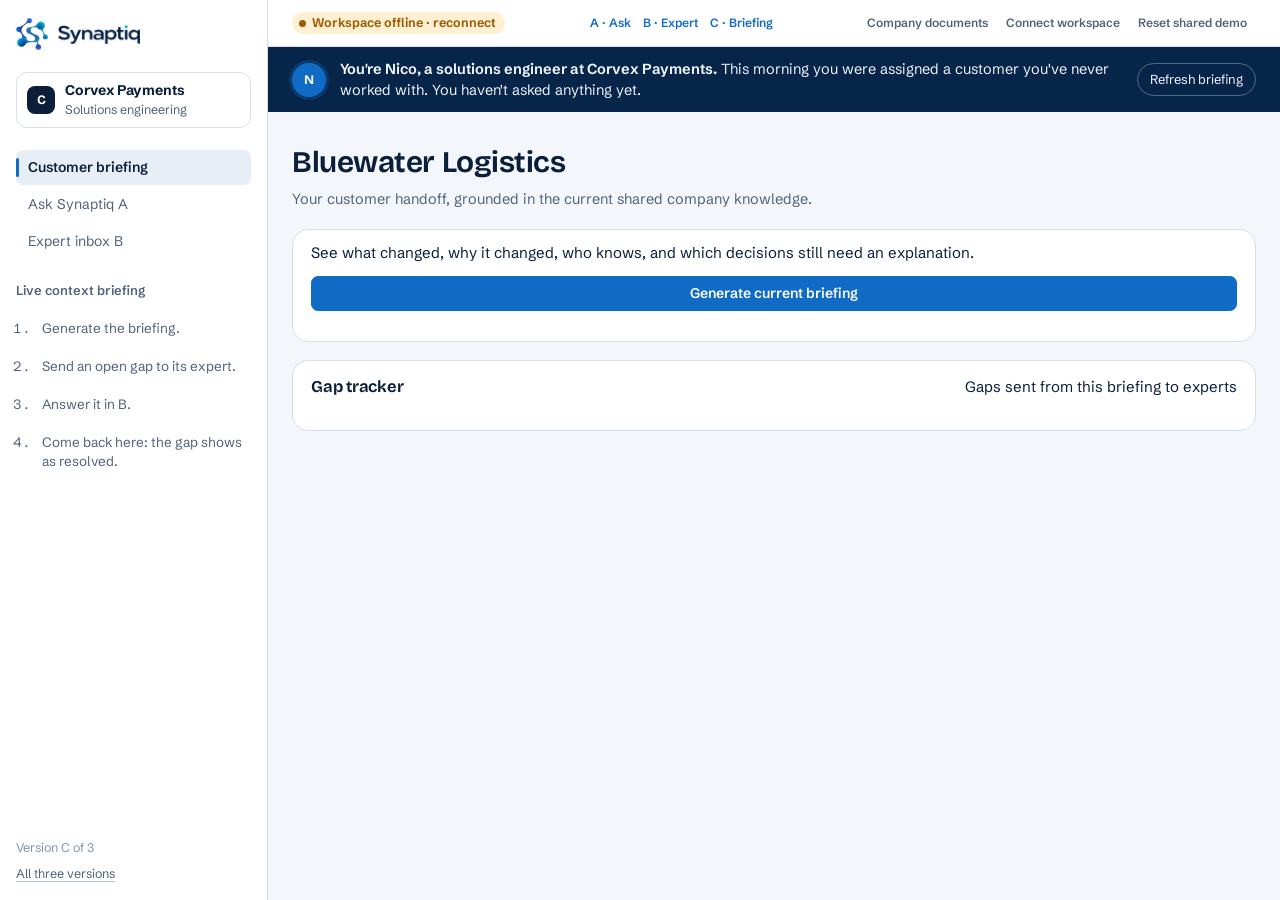
<file: synaptiq-3-features-files/docs/c/index.html>
<!doctype html>
<html lang="en">
<head>
<meta charset="utf-8">
<meta name="viewport" content="width=device-width, initial-scale=1, viewport-fit=cover">
<meta name="description" content="Synaptiq: three interactive prototypes for closing knowledge gaps in engineering teams.">
<meta name="theme-color" content="#072548">
<link rel="icon" type="image/png" href="[data-uri]">
<title>Synaptiq Context Briefing</title>
<link rel="preconnect" href="https://fonts.googleapis.com">
<link rel="preconnect" href="https://fonts.gstatic.com" crossorigin>
<link rel="stylesheet" href="https://fonts.googleapis.com/css2?family=Bricolage+Grotesque:opsz,wght@12..96,600..700&family=JetBrains+Mono:wght@400;500&family=Schibsted+Grotesk:wght@400..700&display=swap">
<style>
/* Synaptiq UI kit. App shell: left rail (workspace, navigation, guided steps) beside a scrolling work area under a scenario band. */
:root {
  --paper: #f3f6fa;
  --surface: #ffffff;
  --sunk: #e8eef5;
  --ink: #0b1f3a;
  --muted: #51627a;
  --faint: #8493a8;
  --line: #d6dfea;
  --line-strong: #b5c4d6;
  --brand: #0f6bc4;
  --brand-deep: #0a4f99;
  --brand-ink: #ffffff;
  --brand-weak: #e4effb;
  --cyan: #0bb6c7;
  --gap: #9d5b00;
  --gap-weak: #fff0d4;
  --risk: #b42318;
  --risk-weak: #fdeceb;
  --focus: #2f6fdb;
  --band: #072548;
  --band-ink: #eef4fb;
  --wordmark-filter: none;
  --shadow: 0 1px 2px rgba(11, 31, 58, .05), 0 8px 24px -12px rgba(11, 31, 58, .2);
  --shadow-lift: 0 2px 4px rgba(11, 31, 58, .06), 0 18px 36px -16px rgba(11, 31, 58, .3);

  --f-display: "Bricolage Grotesque", "Segoe UI", system-ui, sans-serif;
  --f-ui: "Schibsted Grotesk", "Segoe UI", system-ui, -apple-system, sans-serif;
  --f-code: "JetBrains Mono", ui-monospace, "SFMono-Regular", Menlo, monospace;

  --ease: cubic-bezier(.2, .8, .2, 1);
  --spring: cubic-bezier(.34, 1.4, .64, 1);
  --r-sm: 7px;
  --r-md: 11px;
  --r-lg: 16px;
}
@media (prefers-color-scheme: dark) {
  :root:not([data-theme="light"]) {
    --paper: #09121d; --surface: #0f1b29; --sunk: #152436; --ink: #e4ecf6; --muted: #98a9bf; --faint: #6b7d95;
    --line: #1f3147; --line-strong: #30475f; --brand: #5aa9ff; --brand-deep: #8cc4ff; --brand-ink: #04162d; --brand-weak: #0f2a4a; --cyan: #3fd3e0;
    --gap: #f0a73a; --gap-weak: #33250d; --risk: #f2766c; --risk-weak: #3a1a18; --focus: #9cc2ff; --band: #0f2747; --band-ink: #e4ecf6;
    --wordmark-filter: brightness(0) invert(.94);
    --shadow: 0 1px 2px rgba(0, 0, 0, .4), 0 10px 28px -14px rgba(0, 0, 0, .7);
    --shadow-lift: 0 2px 4px rgba(0, 0, 0, .45), 0 20px 40px -16px rgba(0, 0, 0, .8);
    color-scheme: dark;
  }
}
:root[data-theme="dark"] {
  --paper: #09121d; --surface: #0f1b29; --sunk: #152436; --ink: #e4ecf6; --muted: #98a9bf; --faint: #6b7d95;
  --line: #1f3147; --line-strong: #30475f; --brand: #5aa9ff; --brand-deep: #8cc4ff; --brand-ink: #04162d; --brand-weak: #0f2a4a; --cyan: #3fd3e0;
  --gap: #f0a73a; --gap-weak: #33250d; --risk: #f2766c; --risk-weak: #3a1a18; --focus: #9cc2ff; --band: #0f2747; --band-ink: #e4ecf6;
  --wordmark-filter: brightness(0) invert(.94);
  --shadow: 0 1px 2px rgba(0, 0, 0, .4), 0 10px 28px -14px rgba(0, 0, 0, .7);
  --shadow-lift: 0 2px 4px rgba(0, 0, 0, .45), 0 20px 40px -16px rgba(0, 0, 0, .8);
  color-scheme: dark;
}

* { box-sizing: border-box; }
html, body { height: 100%; }
body {
  margin: 0;
  background: var(--paper);
  color: var(--ink);
  font: 15px/1.5 var(--f-ui);
  -webkit-font-smoothing: antialiased;
  text-rendering: optimizeLegibility;
}
::selection { background: color-mix(in srgb, var(--brand) 28%, transparent); }
button, input, textarea, select { font: inherit; color: inherit; }
button { cursor: pointer; -webkit-tap-highlight-color: transparent; }
:focus-visible { outline: 2px solid var(--focus); outline-offset: 2px; border-radius: 6px; }
code, .code { font-family: var(--f-code); font-size: .84em; background: var(--sunk); padding: .1em .38em; border-radius: 5px; }
h1, h2, h3 { font-family: var(--f-display); font-weight: 650; letter-spacing: -.015em; text-wrap: balance; margin: 0; }
p { margin: 0; }
* { scrollbar-width: thin; scrollbar-color: var(--line-strong) transparent; }

/* ---------- shell ---------- */
.app { display: grid; grid-template-columns: 268px minmax(0, 1fr); height: 100%; }
.rail {
  background: var(--surface);
  border-right: 1px solid var(--line);
  display: flex; flex-direction: column; gap: 22px;
  padding: 18px 16px 16px;
  overflow-y: auto;
}
.rail > * { animation: rise .55s var(--ease) both; }
.rail > *:nth-child(2) { animation-delay: .05s; }
.rail > *:nth-child(3) { animation-delay: .1s; }
.rail > *:nth-child(4) { animation-delay: .15s; }
.rail > *:nth-child(5) { animation-delay: .2s; }
.main { animation: fade .5s .1s var(--ease) both; }
@keyframes rise { from { opacity: 0; transform: translateY(8px); } }
@keyframes fade { from { opacity: 0; } }

.brand { display: flex; align-items: center; gap: 10px; color: var(--brand); text-decoration: none; }
.brand .brand-mark { width: 32px; height: 32px; object-fit: contain; flex: none; transition: transform .6s var(--spring); }
.brand:hover .brand-mark { transform: rotate(-14deg) scale(1.08); }
.brand .wordmark { height: 19px; width: auto; display: block; filter: var(--wordmark-filter); }
.workspace { display: flex; align-items: center; gap: 10px; padding: 9px 10px; border: 1px solid var(--line); border-radius: var(--r-md); transition: border-color .2s, background .2s; }
.workspace:hover { border-color: var(--line-strong); background: var(--paper); }
.ws-logo { width: 28px; height: 28px; border-radius: 8px; background: var(--ink); color: var(--surface); display: grid; place-items: center; font: 700 13px var(--f-display); flex: none; }
.ws-meta { min-width: 0; line-height: 1.25; }
.ws-meta strong { display: block; font-size: 14px; }
.ws-meta span { font-size: 12.5px; color: var(--muted); }
.nav { display: flex; flex-direction: column; gap: 2px; }
.nav a {
  position: relative; display: flex; align-items: center; justify-content: space-between; gap: 8px;
  padding: 7px 10px 7px 12px; border-radius: var(--r-sm); color: var(--muted); text-decoration: none; font-size: 14px;
  transition: background .18s, color .18s, padding .25s var(--ease);
}
.nav a::before { content: ""; position: absolute; left: 0; top: 8px; bottom: 8px; width: 3px; border-radius: 3px; background: var(--brand); transform: scaleY(0); transition: transform .25s var(--ease); }
.nav a:hover { background: var(--paper); color: var(--ink); padding-left: 15px; }
.nav a.on { background: var(--sunk); color: var(--ink); font-weight: 600; }
.nav a.on::before { transform: scaleY(1); }
.nav .count { font-size: 12px; color: var(--faint); font-variant-numeric: tabular-nums; min-width: 20px; text-align: right; }
.nav .count.bump { animation: bump .6s var(--spring); color: var(--brand); font-weight: 700; }
@keyframes bump { 40% { transform: scale(1.45); } }

/* guided steps */
.try { display: flex; flex-direction: column; gap: 10px; }
.try h4 { margin: 0; font-size: 13px; color: var(--muted); font-weight: 600; }
.try ol { list-style: none; margin: 0; padding: 0; display: flex; flex-direction: column; gap: 4px; }
.try li { display: grid; grid-template-columns: 22px 1fr; gap: 9px; align-items: start; font-size: 13.5px; line-height: 1.35; color: var(--muted); padding: 8px; border-radius: var(--r-sm); transition: background .3s, color .3s; }
.try li .tick { width: 22px; height: 22px; border-radius: 50%; border: 1.5px solid var(--line-strong); display: grid; place-items: center; font-size: 11px; font-weight: 700; color: var(--faint); transition: all .3s var(--ease); }
.try li .tick svg { width: 12px; height: 12px; }
.try li.just .tick path { stroke-dasharray: 22; stroke-dashoffset: 22; animation: draw .45s .15s var(--ease) forwards; }
@keyframes draw { to { stroke-dashoffset: 0; } }
.try li.now { background: var(--brand-weak); color: var(--ink); }
.try li.now .tick { border-color: var(--brand); color: var(--brand); box-shadow: 0 0 0 4px color-mix(in srgb, var(--brand) 14%, transparent); }
.try li.done { color: var(--faint); }
.try li.done span:last-child { text-decoration: line-through; text-decoration-color: var(--line-strong); }
.try li.done .tick { background: var(--brand); border-color: var(--brand); color: var(--brand-ink); }
.try li.just .tick { animation: pop .45s var(--spring); }
@keyframes pop { 0% { transform: scale(.6); } 100% { transform: scale(1); } }
.try .finished { font-size: 13px; color: var(--brand); font-weight: 600; padding: 0 8px; animation: rise .4s var(--ease) both; }
.rail-foot { margin-top: auto; display: flex; flex-direction: column; gap: 8px; font-size: 12.5px; color: var(--faint); }
.rail-foot a { color: var(--muted); text-decoration-color: var(--line-strong); text-underline-offset: 3px; transition: color .2s; }
.rail-foot a:hover { color: var(--brand); text-decoration-color: currentColor; }

/* work area */
.main { display: flex; flex-direction: column; min-width: 0; min-height: 0; }
.scenario {
  display: flex; align-items: center; gap: 14px; flex-wrap: wrap;
  padding-block: 12px;
  padding-left: max(24px, env(safe-area-inset-left, 0px));
  padding-right: max(24px, env(safe-area-inset-right, 0px));
  background: var(--band); color: var(--band-ink);
}
.scenario .who { width: 34px; height: 34px; border-radius: 50%; background: var(--brand); color: var(--brand-ink); display: grid; place-items: center; font: 700 13px var(--f-display); flex: none; box-shadow: 0 0 0 3px color-mix(in srgb, var(--brand) 30%, transparent); }
.scenario p { flex: 1 1 320px; min-width: 0; font-size: 14.5px; line-height: 1.4; }
.scenario p b { font-weight: 650; }
.scenario .restart {
  display: inline-flex; align-items: center; gap: 6px;
  background: transparent; color: var(--band-ink); border: 1px solid color-mix(in srgb, var(--band-ink) 32%, transparent);
  padding: 6px 12px; border-radius: 999px; font-size: 13px; transition: background .2s, border-color .2s;
}
.scenario .restart svg { width: 14px; height: 14px; transition: transform .5s var(--ease); }
.scenario .restart:hover { background: color-mix(in srgb, var(--band-ink) 12%, transparent); border-color: color-mix(in srgb, var(--band-ink) 55%, transparent); }
.scenario .restart:hover svg { transform: rotate(-200deg); }
.work { flex: 1; min-height: 0; overflow-y: auto; scroll-behavior: smooth; }
.work-inner {
  max-width: 880px; margin: 0 auto;
  padding-block: 28px 40px;
  padding-left: max(24px, env(safe-area-inset-left, 0px));
  padding-right: max(24px, env(safe-area-inset-right, 0px));
}

/* ---------- elements ---------- */
.btn {
  position: relative; display: inline-flex; align-items: center; justify-content: center; gap: 7px;
  border: 1px solid var(--line); background: var(--surface); color: var(--ink);
  padding: 8px 14px; border-radius: var(--r-sm); font-size: 14px; font-weight: 600; line-height: 1.2;
  transition: background .18s, border-color .18s, color .18s, box-shadow .25s var(--ease), transform .25s var(--ease);
}
.btn:hover { border-color: var(--line-strong); transform: translateY(-1px); box-shadow: 0 6px 14px -8px rgba(19, 32, 42, .35); }
.btn:active { transform: translateY(0) scale(.98); box-shadow: none; transition-duration: .08s; }
.btn.primary { background: var(--brand); border-color: var(--brand); color: var(--brand-ink); }
.btn.primary:hover { background: var(--brand-deep); border-color: var(--brand-deep); box-shadow: 0 8px 18px -8px color-mix(in srgb, var(--brand) 70%, transparent); }
.btn.quiet { border-color: transparent; background: transparent; color: var(--muted); }
.btn.quiet:hover { background: var(--sunk); color: var(--ink); box-shadow: none; }
.btn[disabled] { opacity: .5; cursor: default; transform: none; box-shadow: none; }
.btn svg { width: 16px; height: 16px; flex: none; transition: transform .3s var(--spring); }
.btn:hover svg { transform: scale(1.12); }

.pill { display: inline-flex; align-items: center; gap: 6px; padding: 3px 9px 3px 7px; border-radius: 999px; font-size: 12.5px; font-weight: 650; line-height: 1.3; white-space: nowrap; animation: pop .35s var(--spring) both; }
.pill::before { content: ""; width: 7px; height: 7px; border-radius: 50%; background: currentColor; }
.pill.ok { background: var(--brand-weak); color: var(--brand); }
.pill.gap { background: var(--gap-weak); color: var(--gap); }
.pill.gap::before { animation: blink 1.6s ease-in-out infinite; }
@keyframes blink { 50% { opacity: .35; } }
.pill.risk { background: var(--risk-weak); color: var(--risk); }
.pill.plain { background: var(--sunk); color: var(--muted); }

.avatar { width: 30px; height: 30px; border-radius: 50%; display: grid; place-items: center; font: 700 12px var(--f-display); color: #fff; flex: none; transition: transform .3s var(--spring), box-shadow .3s; }
.avatar:hover { transform: scale(1.1); box-shadow: 0 0 0 2px var(--surface), 0 0 0 4px var(--line-strong); }
.av-1 { background: #6d5bd0; } .av-2 { background: #c2570c; } .av-3 { background: #1f7a4d; } .av-4 { background: #2e6ac9; } .av-5 { background: #a1366e; }
.online { position: relative; }
.online::after { content: ""; position: absolute; right: -1px; bottom: -1px; width: 9px; height: 9px; border-radius: 50%; background: #22a06b; border: 2px solid var(--surface); }

/* knowledge card: an answer that carries its own evidence */
.kcard { background: var(--surface); border: 1px solid var(--line); border-radius: var(--r-lg); box-shadow: var(--shadow); overflow: hidden; transition: border-color .25s, box-shadow .35s var(--ease), transform .35s var(--ease); }
.kcard:hover { border-color: var(--line-strong); box-shadow: var(--shadow-lift); }
.kcard-head { display: flex; align-items: center; justify-content: space-between; gap: 10px; flex-wrap: wrap; padding: 13px 16px; border-bottom: 1px solid var(--line); }
.kcard-head h3 { font-size: 15.5px; }
.kcard-body { padding: 14px 16px 16px; display: flex; flex-direction: column; gap: 12px; }
.trail { list-style: none; margin: 0; padding: 0; display: flex; flex-direction: column; }
.trail li { position: relative; display: grid; grid-template-columns: 18px minmax(0, 1fr); gap: 10px; padding: 4px 6px 12px 0; font-size: 13.5px; line-height: 1.4; border-radius: 8px; animation: rise .45s var(--ease) both; }
.trail li:nth-child(2) { animation-delay: .12s; }
.trail li:nth-child(3) { animation-delay: .24s; }
.trail li:nth-child(4) { animation-delay: .36s; }
.trail li:last-child { padding-bottom: 4px; }
.trail li::before { content: ""; position: absolute; left: 8px; top: 20px; bottom: -4px; width: 1.5px; background: var(--line-strong); transform-origin: top; animation: grow .5s .2s var(--ease) both; }
@keyframes grow { from { transform: scaleY(0); } }
.trail li:last-child::before { display: none; }
.trail .node { width: 18px; height: 18px; border-radius: 50%; border: 1.5px solid var(--brand); background: var(--surface); display: grid; place-items: center; margin-top: 1px; position: relative; z-index: 1; transition: transform .3s var(--spring), box-shadow .3s; }
.trail .node::after { content: ""; width: 6px; height: 6px; border-radius: 50%; background: var(--brand); }
.trail li:hover .node { transform: scale(1.18); box-shadow: 0 0 0 4px color-mix(in srgb, var(--brand) 16%, transparent); }
.trail .node.miss { border-color: var(--gap); border-style: dashed; }
.trail .node.miss::after { background: transparent; border: 1.5px solid var(--gap); width: 4px; height: 4px; }
.trail li:hover .node.miss { box-shadow: 0 0 0 4px color-mix(in srgb, var(--gap) 18%, transparent); }
.trail .k { color: var(--muted); font-size: 12.5px; }
.facts { display: grid; grid-template-columns: repeat(auto-fit, minmax(150px, 1fr)); gap: 1px; background: var(--line); border-top: 1px solid var(--line); margin: 0; }
.facts div { background: var(--surface); padding: 10px 16px; min-width: 0; transition: background .2s; }
.facts div:hover { background: var(--paper); }
.facts dt { font-size: 12px; color: var(--muted); }
.facts dd { margin: 2px 0 0; font-size: 13.5px; font-weight: 600; overflow-wrap: anywhere; }

/* toast */
.toasts { position: fixed; right: max(20px, env(safe-area-inset-right, 0px)); top: calc(72px + env(safe-area-inset-top, 0px)); display: flex; flex-direction: column; gap: 8px; z-index: 50; max-width: min(380px, calc(100vw - 32px)); pointer-events: none; }
.toast {
  position: relative; overflow: hidden; pointer-events: auto;
  background: var(--surface); color: var(--ink); border: 1px solid var(--line);
  padding: 11px 14px 13px; border-radius: var(--r-md); font-size: 14px; line-height: 1.4;
  box-shadow: 0 16px 36px -12px rgba(19, 32, 42, .38);
  display: flex; gap: 10px; align-items: flex-start;
  animation: toast-in .45s var(--spring) both;
}
.toast .dot { width: 18px; height: 18px; border-radius: 50%; background: var(--brand); color: var(--brand-ink); display: grid; place-items: center; flex: none; margin-top: 1px; }
.toast .dot svg { width: 11px; height: 11px; }
.toast .bar { position: absolute; left: 0; bottom: 0; height: 2px; width: 100%; background: var(--brand); transform-origin: left; animation: shrink 4.2s linear forwards; }
.toast.leaving { animation: toast-out .3s var(--ease) forwards; }
@keyframes toast-in { from { opacity: 0; transform: translateX(24px) scale(.96); } }
@keyframes toast-out { to { opacity: 0; transform: translateX(24px); } }
@keyframes shrink { to { transform: scaleX(0); } }

/* thinking indicator */
.thinking { display: flex; flex-direction: column; gap: 7px; font-size: 13.5px; color: var(--muted); }
.thinking .step { display: flex; align-items: center; gap: 9px; animation: rise .3s var(--ease) both; }
.thinking .spin { width: 14px; height: 14px; border-radius: 50%; border: 2px solid var(--line); border-top-color: var(--brand); animation: spin .7s linear infinite; flex: none; }
.thinking .step:not(.done) span:last-child {
  background: linear-gradient(90deg, var(--muted) 0%, var(--ink) 45%, var(--muted) 90%);
  background-size: 220% 100%; -webkit-background-clip: text; background-clip: text; color: transparent;
  animation: shimmer 1.3s linear infinite;
}
.thinking .step.done .spin { animation: pop .3s var(--spring); border-color: var(--brand); background: var(--brand); }
@keyframes spin { to { transform: rotate(360deg); } }
@keyframes shimmer { from { background-position: 120% 0; } to { background-position: -100% 0; } }

/* streaming caret */
.typing::after { content: ""; display: inline-block; width: 2px; height: 1em; margin-left: 2px; vertical-align: -2px; background: var(--brand); animation: caret .9s steps(1) infinite; }
@keyframes caret { 50% { opacity: 0; } }

.reveal { animation: reveal .45s var(--ease) both; }
@keyframes reveal { from { opacity: 0; transform: translateY(8px); } }
.cue { animation: cue 2s var(--ease) infinite; }
@keyframes cue { 0% { box-shadow: 0 0 0 0 color-mix(in srgb, var(--brand) 45%, transparent); } 70%, 100% { box-shadow: 0 0 0 10px transparent; } }

.sr-only { position: absolute; width: 1px; height: 1px; overflow: hidden; clip: rect(0 0 0 0); white-space: nowrap; }

@media (prefers-reduced-motion: reduce) {
  *, *::before, *::after { animation-duration: .01ms !important; animation-delay: 0s !important; animation-iteration-count: 1 !important; transition-duration: .01ms !important; scroll-behavior: auto !important; }
}

/* ---------- narrow ---------- */
@media (max-width: 860px) {
  .app { grid-template-columns: minmax(0, 1fr); grid-template-rows: auto minmax(0, 1fr); }
  .rail { border-right: 0; border-bottom: 1px solid var(--line); flex-direction: row; flex-wrap: wrap; align-items: center; gap: 10px 14px; padding: 10px 16px; overflow: visible; }
  .rail .workspace, .rail .nav, .rail-foot { display: none; }
  .try { flex: 1 1 100%; gap: 6px; }
  .try h4 { display: none; }
  .try ol { flex-direction: row; gap: 6px; }
  .try li { flex: 1; grid-template-columns: 22px 1fr; padding: 6px; font-size: 12px; }
  .try li:not(.now) span:last-child { display: none; }
  .try li:not(.now) { flex: 0 0 auto; }
  .scenario { padding-left: max(16px, env(safe-area-inset-left, 0px)); padding-right: max(16px, env(safe-area-inset-right, 0px)); padding-block: 10px; gap: 10px; flex-wrap: nowrap; align-items: flex-start; }
  .scenario .who { display: none; }
  .scenario p { flex: 1 1 auto; font-size: 13px; line-height: 1.38; }
  .scenario .restart { padding: 5px 10px; font-size: 12px; white-space: nowrap; }
  .toasts { top: calc(12px + env(safe-area-inset-top, 0px)); left: max(16px, env(safe-area-inset-left, 0px)); right: max(16px, env(safe-area-inset-right, 0px)); max-width: none; }
  .work-inner { padding-left: max(16px, env(safe-area-inset-left, 0px)); padding-right: max(16px, env(safe-area-inset-right, 0px)); padding-block: 20px 32px; }
}

.live-bar{display:flex;gap:12px;align-items:center;justify-content:space-between;padding:10px 24px;border-bottom:1px solid var(--line);background:var(--surface);flex-wrap:wrap;font-size:13px}.live-bar .btn{font-size:12px;padding:5px 8px}.live-dialog{width:min(720px,94vw);max-height:85vh;overflow:auto;border:1px solid var(--line);border-radius:16px;padding:24px;background:var(--surface);color:var(--ink);box-shadow:var(--shadow)}.live-dialog::backdrop{background:#07254888;backdrop-filter:blur(4px)}.live-dialog-body{display:grid;gap:16px;margin-top:20px}.live-dialog label{display:grid;gap:8px}.live-dialog input,.field input{border:1px solid var(--line);border-radius:8px;background:var(--paper);padding:12px;color:var(--ink);font:inherit}.live-document{padding:16px 0;border-top:1px solid var(--line)}.live-document pre{white-space:pre-wrap;overflow-wrap:anywhere;font:inherit;font-size:13px;max-height:240px;overflow:auto;padding:12px;background:var(--sunk);border-radius:8px}.live-drop{display:block;border:1px dashed var(--line-strong);padding:12px;border-radius:10px;text-align:center;font-size:13px;cursor:pointer;background:var(--paper);transition:background .15s,border-color .15s}.live-drop span{color:var(--brand);text-decoration:underline}.live-drop.dragging{border-color:var(--brand);background:var(--brand-weak)}.live-drop.uploading{opacity:.6;pointer-events:none}.live-hint{font-size:11px;color:var(--muted);margin-top:4px}.live-upload-inline{max-width:832px;margin:0 auto 8px}.live-error{border-left:3px solid var(--gap);padding:10px 12px;background:var(--gap-weak);border-radius:6px;font-size:14px;overflow-wrap:anywhere}.live-answer{white-space:pre-wrap;overflow-wrap:anywhere}.live-pending{color:var(--muted);padding:14px 0;animation:pulse 1.5s infinite}.live-brief{display:grid;gap:18px;margin-top:24px}.live-brief h3{font-size:15px}.upload-feedback:empty{display:none}.upload-feedback{max-height:95px;overflow:auto;font-size:12px}.live-dialog details{margin-top:8px}.live-dialog summary{cursor:pointer;color:var(--brand)}.a-body .lead{line-height:1.7}.live-bar+.scenario{border-top:0}@media(max-width:700px){.live-bar{padding:8px 12px;gap:6px}.live-bar .row{gap:4px}.live-upload-inline .live-hint{display:none}.composer{padding-top:8px}.live-dialog{padding:16px}.live-bar .btn{font-size:11px}}
.live-versions{display:flex;gap:12px;font-size:12px;font-weight:600}.live-versions a{color:var(--brand);text-decoration:none}.live-versions a:hover{text-decoration:underline}.try li{display:list-item;margin-left:18px}.try ol{list-style:decimal}.try p{font-size:13px;color:var(--muted);line-height:1.5}@media(max-width:860px){.rail .try{display:none}.live-bar{gap:8px}.live-versions{gap:14px}}
/* Expert-verified answers, AI drafts in B, and gap cards in C */
.trail .pill.verified{margin-left:6px;font-size:11.5px;vertical-align:1px}
.field>span{display:block;margin-bottom:6px}
.gap-list{display:grid;gap:10px}
.gap-card{display:grid;gap:6px;padding:12px 14px;border:1px dashed var(--gap);border-radius:var(--r-md);background:color-mix(in srgb,var(--gap-weak) 45%,transparent)}
.gap-card .k{font-size:13px;line-height:1.45}
.gap-card .row{gap:8px}
.gap-card.done{border-style:solid;border-color:var(--brand);background:color-mix(in srgb,var(--brand-weak) 45%,transparent)}
.gap-track{margin-top:18px}
.gap-track .panel-b{gap:10px}

/* Version C: account page where the briefing arrives before any question */
.work-inner { max-width: 1140px; }
.page-h { display: flex; flex-direction: column; gap: 4px; margin-bottom: 18px; }
.page-h h1 { font-size: clamp(24px, 3.4vw, 30px); }
.page-h p { color: var(--muted); font-size: 14.5px; max-width: 60ch; }
.accounts { background: var(--surface); border: 1px solid var(--line); border-radius: var(--r-lg); overflow: hidden; }
.acc { display: grid; grid-template-columns: 40px minmax(0, 1fr) auto; gap: 14px; align-items: center; padding: 14px 16px; border-bottom: 1px solid var(--line); transition: background .2s, padding .3s var(--ease); animation: rise .45s var(--ease) both; }
.acc:nth-child(2) { animation-delay: .06s; } .acc:nth-child(3) { animation-delay: .12s; }
.acc:hover { background: var(--paper); padding-left: 20px; }
.acc:hover .acc-logo { transform: rotate(-6deg) scale(1.06); }
.acc:last-child { border-bottom: 0; }
.acc.new { background: var(--brand-weak); }
.acc.new:hover { background: color-mix(in srgb, var(--brand-weak) 70%, var(--surface)); }
.acc-logo { width: 40px; height: 40px; border-radius: 11px; display: grid; place-items: center; font: 700 15px var(--f-display); color: #fff; transition: transform .4s var(--spring); }
.acc h3 { font: 650 15.5px var(--f-ui); }
.acc p { font-size: 13px; color: var(--muted); }
.acc-r { display: flex; gap: 10px; align-items: center; flex-wrap: wrap; justify-content: flex-end; }
.back { border: 0; background: transparent; color: var(--muted); font-size: 13.5px; padding: 0; margin-bottom: 10px; display: inline-flex; gap: 4px; align-items: center; transition: color .2s, transform .25s var(--ease); }
.back:hover { color: var(--brand); transform: translateX(-3px); }
.acct-head { display: flex; gap: 14px; align-items: center; flex-wrap: wrap; margin-bottom: 18px; }
.acct-head .acc-logo { width: 48px; height: 48px; font-size: 18px; }
.acct-head h1 { font-size: clamp(24px, 3.4vw, 30px); }
.acct-meta { display: flex; gap: 6px 14px; flex-wrap: wrap; font-size: 13.5px; color: var(--muted); }
.grid2 { display: grid; grid-template-columns: minmax(0, 1fr) 330px; gap: 18px; align-items: start; }
.side-col { display: flex; flex-direction: column; gap: 16px; min-width: 0; }
.panel { background: var(--surface); border: 1px solid var(--line); border-radius: var(--r-lg); min-width: 0; transition: border-color .25s, box-shadow .35s var(--ease); }
.panel:hover { border-color: var(--line-strong); box-shadow: var(--shadow); }
.side-col > .panel.reveal:nth-child(2) { animation-delay: .1s; } .side-col > .panel.reveal:nth-child(3) { animation-delay: .2s; }
.panel-h { padding: 14px 18px 0; display: flex; align-items: center; justify-content: space-between; gap: 8px; flex-wrap: wrap; }
.panel-h h2 { font-size: 16.5px; }
.panel-b { padding: 12px 18px 18px; display: flex; flex-direction: column; gap: 12px; }
.brief { box-shadow: var(--shadow); }
.brief:hover { box-shadow: var(--shadow-lift); }
.brief-top { padding: 18px 20px; border-bottom: 1px solid var(--line); display: flex; flex-direction: column; gap: 10px; }
.brief-top h2 { font-size: 20px; }
.brief-top .lead { font-size: 15.5px; line-height: 1.55; }
.counts { display: flex; gap: 8px; flex-wrap: wrap; }
.tl { list-style: none; margin: 0; padding: 8px 20px 18px; }
.tl li { display: grid; grid-template-columns: 74px 20px minmax(0, 1fr); gap: 12px; position: relative; padding: 12px 8px 12px 0; border-radius: 10px; transition: background .2s; }
.tl li:hover { background: var(--paper); }
.tl.enter li { animation: rise .5s var(--ease) both; }
.tl.enter li:nth-child(2) { animation-delay: .08s; } .tl.enter li:nth-child(3) { animation-delay: .16s; } .tl.enter li:nth-child(4) { animation-delay: .24s; } .tl.enter li:nth-child(5) { animation-delay: .32s; }
.tl li::before { content: ""; position: absolute; left: 95px; top: 30px; bottom: -14px; width: 1.5px; background: var(--line); }
.tl li:last-child::before { display: none; }
.tl .when { font-size: 13px; color: var(--muted); padding-top: 1px; font-variant-numeric: tabular-nums; }
.tl .node { width: 18px; height: 18px; border-radius: 50%; border: 1.5px solid var(--brand); background: var(--surface); display: grid; place-items: center; position: relative; z-index: 1; margin-top: 2px; transition: transform .3s var(--spring); }
.tl li:hover .node { transform: scale(1.2); }
.tl .node::after { content: ""; width: 6px; height: 6px; border-radius: 50%; background: var(--brand); }
.tl li.gap .node { border-color: var(--gap); border-style: dashed; animation: ping 2s var(--ease) infinite; }
@keyframes ping { 0% { box-shadow: 0 0 0 0 color-mix(in srgb, var(--gap) 45%, transparent); } 70%, 100% { box-shadow: 0 0 0 9px transparent; } }
.tl li.gap .node::after { background: transparent; border: 1.5px solid var(--gap); width: 4px; height: 4px; }
.tl .what { font-weight: 650; font-size: 15px; line-height: 1.35; }
.tl .why { font-size: 14px; line-height: 1.45; margin-top: 3px; }
.tl .why b { font-weight: 600; color: var(--muted); }
.tl li.gap .why { color: var(--gap); font-weight: 600; }
.tl li.closed .why { color: var(--ink); font-weight: 400; }
.tl .by { display: flex; gap: 8px; align-items: center; flex-wrap: wrap; margin-top: 6px; font-size: 12.5px; color: var(--muted); }
.tl .by .avatar { width: 20px; height: 20px; font-size: 9px; }
.src { border: 1px solid var(--line); border-radius: 999px; padding: 1px 8px; font-size: 12px; }
.tl li.flash { animation: flash 1.6s ease-out; }
@keyframes flash { 0% { background: var(--brand-weak); } 100% { background: transparent; } }
.person { display: flex; gap: 10px; align-items: center; }
.person div { min-width: 0; font-size: 14px; line-height: 1.35; }
.person div > span { display: block; font-size: 12.5px; color: var(--muted); }
.gapcard { border-color: color-mix(in srgb, var(--gap) 45%, var(--line)); }
.gapcard.closed { border-color: color-mix(in srgb, var(--brand) 45%, var(--line)); }
.gq { font-weight: 650; font-size: 15px; line-height: 1.35; }
.small { font-size: 13.5px; color: var(--muted); line-height: 1.45; }
.draft { display: flex; flex-direction: column; gap: 8px; }
.draft textarea { width: 100%; min-height: 96px; resize: vertical; border: 1px solid var(--line); border-radius: var(--r-sm); background: var(--surface); padding: 9px 11px; font-size: 14px; line-height: 1.45; }
.waiting { display: flex; gap: 10px; align-items: center; flex-wrap: wrap; font-size: 13.5px; color: var(--muted); }
.waiting .spin { width: 14px; height: 14px; border-radius: 50%; border: 2px solid var(--line); border-top-color: var(--brand); animation: spin .8s linear infinite; }
.reply { background: var(--brand-weak); border-radius: var(--r-md); padding: 10px 12px; font-size: 14px; line-height: 1.5; }
.ticket { border: 1px solid var(--line); border-radius: var(--r-md); padding: 12px; display: flex; flex-direction: column; gap: 6px; background: var(--paper); }
.ticket .id { font-family: var(--f-code); font-size: 12px; color: var(--muted); }
.choices { display: flex; flex-direction: column; gap: 8px; }
.choices button { text-align: left; border: 1px solid var(--line); background: var(--surface); border-radius: var(--r-md); padding: 10px 12px; font-size: 14px; font-weight: 600; display: flex; align-items: center; gap: 10px; transition: border-color .2s, background .2s, transform .25s var(--ease); }
.choices button::before { content: ""; width: 14px; height: 14px; border-radius: 50%; border: 1.5px solid var(--line-strong); flex: none; transition: border-width .2s, border-color .2s; }
.choices button:hover { border-color: var(--brand); transform: translateX(3px); }
.choices button[aria-pressed="true"] { border-color: var(--ink); background: var(--paper); }
.choices button[aria-pressed="true"]::before { border: 4.5px solid var(--ink); }
.verdict { border-radius: var(--r-md); padding: 10px 12px; font-size: 14px; line-height: 1.45; }
.verdict.warn { background: var(--gap-weak); }
.verdict.bad { background: var(--risk-weak); }
.verdict.good { background: var(--brand-weak); }
.verdict b { display: block; margin-bottom: 2px; }
.recap { margin-top: 18px; padding: 18px 20px; border-radius: var(--r-lg); background: var(--band); color: var(--band-ink); display: flex; flex-direction: column; gap: 6px; }
.recap h2 { font-size: 20px; }
.recap p { opacity: .85; max-width: 70ch; font-size: 14.5px; }
.prep { padding: 22px 20px; display: flex; flex-direction: column; gap: 14px; }
.skel { display: flex; flex-direction: column; gap: 9px; }
.skel i { display: block; height: 10px; border-radius: 6px; background: linear-gradient(90deg, var(--sunk) 0%, var(--line) 50%, var(--sunk) 100%); background-size: 200% 100%; animation: shimmer 1.4s linear infinite; }
.skel i:nth-child(1) { width: 92%; } .skel i:nth-child(2) { width: 78%; } .skel i:nth-child(3) { width: 85%; } .skel i:nth-child(4) { width: 40%; }
.prep h2 { font-size: 18px; }
@media (max-width: 980px) { .grid2 { grid-template-columns: minmax(0, 1fr); } }
@media (max-width: 560px) {
  .acc { grid-template-columns: 36px minmax(0, 1fr); }
  .acc-r { grid-column: 1 / -1; justify-content: flex-start; }
  .tl { padding-left: 14px; padding-right: 14px; }
  .tl li { grid-template-columns: 20px minmax(0, 1fr); }
  .tl li::before { left: 9px; }
  .tl .when { grid-column: 2; grid-row: 1; }
  .tl .node { grid-column: 1; grid-row: 1 / span 2; }
  .tl .body { grid-column: 2; }
  .brief-top { padding: 16px 14px; }
}
</style>
</head>
<body>


<div class="app">
  <aside class="rail">
    <a class="brand" id="brand" href="../" aria-label="Synaptiq, all versions"></a>
    <div class="workspace"><div class="ws-logo">C</div><div class="ws-meta"><strong>Corvex Payments</strong><span>Solutions engineering</span></div></div>
    <nav class="nav" aria-label="Synaptiq">
      <a class="on" href="#accounts" onclick="return false">My accounts <span class="count">3</span></a>
      <a href="#briefings" onclick="return false">Briefings</a>
      <a href="#gaps" onclick="return false">Open gaps <span class="count" id="gapCount">1</span></a>
    </nav>
    <section class="try" id="try" aria-label="Demo steps"></section>
    <div class="rail-foot">
      <span>Version C of 3</span>
      <a href="../">All three versions</a>
    </div>
  </aside>

  <div class="main">
    <div class="scenario">
      <div class="who" aria-hidden="true">N</div>
      <p><b>You're Nico, a solutions engineer at Corvex Payments.</b> This morning you were assigned a customer you've never worked with. You haven't asked anything yet.</p>
      <button class="restart" id="restart" type="button"><svg viewBox="0 0 24 24" fill="none" stroke="currentColor" stroke-width="2" stroke-linecap="round" stroke-linejoin="round" aria-hidden="true"><path d="M3 12a9 9 0 1 0 3-6.7"/><path d="M3 4v5h5"/></svg>Restart demo</button>
    </div>
    <div class="work" id="work"><div class="work-inner" id="view"></div></div>
  </div>
</div>

<script>
/* Synaptiq UI kit: shared helpers */
const REDUCED = window.matchMedia && window.matchMedia("(prefers-reduced-motion: reduce)").matches;
const $ = (sel, root = document) => root.querySelector(sel);
const $$ = (sel, root = document) => Array.from(root.querySelectorAll(sel));
const wait = (ms) => new Promise((r) => setTimeout(r, REDUCED ? Math.min(ms, 60) : ms));
let RUN = 0; // increments on restart so pending async flows stop
const TICK = '<svg viewBox="0 0 24 24" fill="none" stroke="currentColor" stroke-width="3" stroke-linecap="round" stroke-linejoin="round" aria-hidden="true"><path d="M5 12.5l4.5 4.5L19 7.5"/></svg>';
const RESTART_ICON = '<svg viewBox="0 0 24 24" fill="none" stroke="currentColor" stroke-width="2" stroke-linecap="round" stroke-linejoin="round" aria-hidden="true"><path d="M3 12a9 9 0 1 0 3-6.7"/><path d="M3 4v5h5"/></svg>';
const alive = (id) => id === RUN;

const LOGO = '<img class="brand-mark" src="[data-uri]" alt="" width="32" height="32">';
const BRAND = LOGO + '<img class="wordmark" src="[data-uri]" alt="Synaptiq" width="82" height="19">';

function esc(s) {
  return String(s).replace(/[&<>"]/g, (c) => ({ "&": "&amp;", "<": "&lt;", ">": "&gt;", '"': "&quot;" }[c]));
}

function toast(msg) {
  let box = $(".toasts");
  if (!box) { box = document.createElement("div"); box.className = "toasts"; box.setAttribute("role", "status"); document.body.appendChild(box); }
  const t = document.createElement("div");
  t.className = "toast";
  t.innerHTML = '<span class="dot">' + TICK + '</span><span>' + msg + '</span><span class="bar"></span>';
  box.appendChild(t);
  while (box.children.length > 2) box.firstElementChild.remove();
  setTimeout(() => { t.classList.add("leaving"); setTimeout(() => t.remove(), 320); }, 4200);
}

/* stream words into an element, keeping inline markup intact by revealing tokens */
async function stream(el, html, id, speed = 18) {
  el.classList.add("typing");
  const tmp = document.createElement("div");
  tmp.innerHTML = html;
  const words = [];
  (function walk(node, parent) {
    node.childNodes.forEach((n) => {
      if (n.nodeType === 3) {
        n.textContent.split(/(\s+)/).forEach((w) => { if (w) words.push({ parent, text: w }); });
      } else {
        const clone = n.cloneNode(false);
        words.push({ parent, node: clone });
        walk(n, clone);
      }
    });
  })(tmp, el);
  for (const w of words) {
    if (!alive(id)) return;
    if (w.node) w.parent.appendChild(w.node);
    else { w.parent.appendChild(document.createTextNode(w.text)); if (/\S/.test(w.text)) await wait(speed); }
  }
  el.classList.remove("typing");
}

/* animate a number change */
function countTo(el, to, suffix = "") {
  if (!el) return;
  const from = parseInt(el.textContent, 10) || 0;
  if (from === to) { el.textContent = to + suffix; return; }
  const t0 = performance.now(), dur = REDUCED ? 1 : 700;
  el.classList.add("bump");
  (function step(t) {
    const k = Math.min(1, (t - t0) / dur), e = 1 - Math.pow(1 - k, 3);
    el.textContent = Math.round(from + (to - from) * e) + suffix;
    if (k < 1) requestAnimationFrame(step); else setTimeout(() => el.classList.remove("bump"), 500);
  })(t0);
}

/* "Try this" checklist in the rail */
function Checklist(root, steps) {
  let done = 0, just = -1;
  function render() {
    root.innerHTML = "<h4>Try this</h4><ol>" + steps.map((s, i) => {
      const cls = (i < done ? "done" : i === done ? "now" : "") + (i === just ? " just" : "");
      const mark = i < done ? TICK : String(i + 1);
      return '<li class="' + cls + '"><span class="tick" aria-hidden="true">' + mark + "</span><span>" + s + "</span></li>";
    }).join("") + "</ol>" + (done >= steps.length ? '<p class="finished">All steps done. Restart to run it again.</p>' : "");
  }
  render();
  return {
    complete(i) { if (i < done) return; just = i; done = i + 1; render(); },
    reset() { done = 0; just = -1; render(); },
    get step() { return done; },
  };
}

/* thinking steps; resolves after all are shown */
async function think(container, labels, id, each = 650) {
  const box = document.createElement("div");
  box.className = "thinking";
  container.appendChild(box);
  for (const l of labels) {
    if (!alive(id)) return box;
    const s = document.createElement("div");
    s.className = "step";
    s.innerHTML = '<span class="spin"></span><span>' + l + "</span>";
    box.appendChild(s);
    await wait(each);
    s.classList.add("done");
  }
  return box;
}

function scrollDown(el) {
  el.scrollTo({ top: el.scrollHeight, behavior: REDUCED ? "auto" : "smooth" });
  clearTimeout(el._sd);
  el._sd = setTimeout(() => el.scrollTo({ top: el.scrollHeight, behavior: "auto" }), 420);
}

// Public backend URL only. Never place an API key in this file.
window.SYNAPTIQ_API_BASE = "https://synaptiq-class-demo.swoonyspice130.chatgpt.site";

/* Shared live workspace. API credentials are held by server.py, never in this browser. */
const Live = (() => {
  const E = (s) => String(s ?? '').replace(/[&<>"']/g, c => ({'&':'&amp;','<':'&lt;','>':'&gt;','"':'&quot;',"'":'&#39;'}[c]));
  let base = window.SYNAPTIQ_API_BASE || localStorage.getItem('synaptiq-api') || '';
  const incoming = new URLSearchParams(location.search).get('api');
  const validBase = s => { const u = new URL(s); if (u.protocol !== 'https:' && !(u.protocol === 'http:' && ['localhost','127.0.0.1'].includes(u.hostname))) throw Error('Use an HTTPS backend URL.'); if (u.username || u.password || u.search || u.hash || u.pathname !== '/') throw Error('Enter only the backend origin, for example https://your-service.example.com'); return u.origin; };
  if (incoming) { try { base = validBase(incoming); localStorage.setItem('synaptiq-api', base); } catch {} }
  if (!base && ['localhost','127.0.0.1'].includes(location.hostname)) base = location.origin;
  let health = null, shared = null;
  const busyButtons = new Set();
  function endpoint(path) { if (!base) throw Error('Connect the hosted workspace using “Connect workspace” above.'); return base + path; }
  async function request(path, body) {
    const controller = new AbortController(); const timer = setTimeout(() => controller.abort(), 65000);
    try {
      const res = await fetch(endpoint(path), {method: body ? 'POST' : 'GET', headers: body ? {'Content-Type':'application/json'} : {}, body: body ? JSON.stringify(body) : undefined, signal: controller.signal});
      let data; try { data = await res.json(); } catch { throw Error('That URL is not the Synaptiq backend. Check the workspace connection.'); }
      if (!res.ok) throw Error(data.error || 'Request failed. Please retry.'); return data;
    } catch (err) { if (err.name === 'AbortError') throw Error('The server took too long. It may be waking up; please retry.'); if (err instanceof TypeError) throw Error('Could not reach the workspace. Check your connection and backend URL.'); throw err; }
    finally { clearTimeout(timer); }
  }
  function link(version) {
    const home = document.querySelector('.rail-foot a')?.getAttribute('href') || './';
    const url = new URL(home, location.href);
    url.search = ''; url.hash = '';
    if (version) url.pathname = url.pathname.replace(/\/?$/, '/') + version + '/';
    if (base) url.searchParams.set('api', base);
    return url.href;
  }
  function propagate() {
    document.querySelectorAll('a[href]').forEach(a => { try {const u = new URL(a.href); if (base && u.origin === location.origin && !a.getAttribute('href').startsWith('#') && !a.hasAttribute('download')) {u.searchParams.set('api',base); a.href=u.href;}} catch {} });
  }
  function error(container, err) { const p=document.createElement('p'); p.className='live-error'; p.setAttribute('role','alert'); p.textContent=err.message || String(err); container.appendChild(p); }
  async function task(button, work) { if (busyButtons.has(button)) return; busyButtons.add(button); button.disabled=true; try {await work();} catch(e) {toast(E(e.message));} finally {button.disabled=false; busyButtons.delete(button);} }
  const day = t => new Date(t*1000).toLocaleDateString(undefined,{month:'short',day:'numeric',year:'numeric'});
  // Expert-approved answers get a "Verified by" badge and show where they apply.
  function sourceList(sources) { return sources.length ? `<ul class="trail">${sources.map(s=>`<li><span class="node"></span><span><b>${E(s.verified ? s.title.replace(/^Expert answer: /,'') : s.title)}</b>${s.verified?` <span class="pill ok verified">✓ Verified by ${E(s.owner)} · ${day(s.created)}</span>`:''}<br><span class="k">${s.verified?'Expert answer':E(s.owner)+' · added '+day(s.created)}${s.scope?` · Applies to: ${E(s.scope)}`:''}</span></span></li>`).join('')}</ul>` : ''; }
  // Questions routed from C start with this marker, so B and C can show where a gap came from.
  const C_MARKER = 'Flagged by Context Briefing (C).';
  async function refreshState() { shared=await request('/api/state'); return shared; }
  async function check() {
    const status=document.querySelector('#liveStatus');
    try {health=await request('/api/health'); status.textContent=health.ai_configured ? 'Live AI · shared workspace' : 'Workspace connected · AI key needed'; status.className='pill '+(health.ai_configured?'ok':'gap'); await refreshState();}
    catch(e) {status.textContent=base ? 'Workspace offline · reconnect' : 'Connect workspace to use live AI';status.className='pill gap';health=null;}
  }
  function setup() {
    const brand = document.querySelector('#brand');
    if (brand && !brand.innerHTML.trim()) brand.innerHTML = BRAND;
    const bar=document.createElement('div'); bar.className='live-bar';
    bar.innerHTML=`<span id="liveStatus" class="pill plain">Connecting workspace…</span><nav class="live-versions" aria-label="Switch prototype"><a href="${E(link('a'))}">A · Ask</a><a href="${E(link('b'))}">B · Expert</a><a href="${E(link('c'))}">C · Briefing</a></nav><div class="row"><button class="btn quiet" id="liveDocs" type="button">Company documents</button><button class="btn quiet" id="liveConnect" type="button">Connect workspace</button><button class="btn quiet" id="liveReset" type="button">Reset shared demo</button></div>`;
    const main=document.querySelector('.main') || document.querySelector('.page'); main.prepend(bar);
    document.querySelector('#liveConnect').onclick=connect;
    document.querySelector('#liveDocs').onclick=documents;
    document.querySelector('#liveReset').onclick=e=>task(e.currentTarget,async()=>{if(!confirm('Reset the shared demo for everyone? This removes uploaded documents, routed questions and expert answers. Seed documents stay.'))return; await request('/api/reset',{confirm:'RESET DEMO'});location.reload();});
    propagate(); check();
  }
  function dialog(title,html) {
    document.querySelector('#liveDialog')?.remove();const d=document.createElement('dialog');d.id='liveDialog';d.className='live-dialog';
    d.innerHTML=`<div class="row" style="justify-content:space-between"><h2>${E(title)}</h2><button class="btn quiet" type="button" data-close>Close</button></div><div class="live-dialog-body">${html}</div>`;
    document.body.appendChild(d);d.querySelector('[data-close]').onclick=()=>d.close();d.addEventListener('close',()=>d.remove());d.showModal();return d;
  }
  function connect() {
    const d=dialog('Connect your demo workspace',`<p>Enter the public URL of your hosted Synaptiq backend. All three versions use this same workspace. This field is for a URL, never an API key.</p><label>Backend URL<input id="backendUrl" type="url" placeholder="https://your-synaptiq-backend.example.com" value="${E(base)}"></label><button class="btn primary" id="saveBackend">Connect</button><p class="k">Use the same URL on another laptop, or share a version link after connecting.</p><div id="connectError"></div>`);
    d.querySelector('#saveBackend').onclick=e=>task(e.currentTarget,async()=>{const c=d.querySelector('#connectError');c.replaceChildren();try {const proposed=validBase(d.querySelector('#backendUrl').value.trim());const r=await fetch(proposed+'/api/health',{signal:AbortSignal.timeout(15000)});const data=await r.json();if(!r.ok||data.ok!==true)throw Error('This is not a Synaptiq backend.');base=proposed;localStorage.setItem('synaptiq-api',base);const u=new URL(location.href);u.searchParams.set('api',base);history.replaceState(null,'',u);propagate();await check();d.close();toast('Workspace connected.');window.dispatchEvent(new Event('workspace-connected'));}catch(err){error(c,err);}});
  }
  async function uploadFiles(files, output) {
    for (const file of files) {
      if(file.size>4*1024*1024) {error(output,Error(file.name+': choose a file under 4 MB.'));continue;}
      const p=document.createElement('p');p.textContent='Uploading '+file.name+'…';output.appendChild(p);
      try {const data=await new Promise((resolve,reject)=>{const reader=new FileReader();reader.onload=()=>resolve(reader.result.split(',')[1]);reader.onerror=()=>reject(Error('Could not read file.'));reader.readAsDataURL(file);});await request('/api/upload',{name:file.name,data});p.textContent=file.name+' added to company knowledge. Ask your question again.';p.className='saved-note';}
      catch(e){p.className='live-error';p.textContent=file.name+': '+e.message;}
    }
    await refreshState().catch(()=>{});window.dispatchEvent(new Event('knowledge-updated'));
  }
  function uploadZone(container) {
    container.innerHTML=`<label class="live-drop" tabindex="0">Drop company files here, or <span>choose files</span><input type="file" multiple accept=".txt,.md,.csv,.json,.log,.docx,.pdf,.png,.jpg,.jpeg,.webp" hidden></label><p class="k live-hint">Text, Word, PDF, or a readable floor-plan image · up to 4 MB per file · fictional demo data only</p><div class="upload-feedback" aria-live="polite"></div>`;
    const zone=container.querySelector('.live-drop'), picker=zone.querySelector('input'), output=container.querySelector('.upload-feedback');let uploading=false;
    const run=async files=>{if(uploading)return;uploading=true;zone.classList.add('uploading');try{await uploadFiles(files,output);}catch(e){error(output,e);}finally{uploading=false;zone.classList.remove('uploading');picker.value='';}};
    picker.onchange=()=>run([...picker.files]);zone.onkeydown=e=>{if(e.key==='Enter'||e.key===' '){e.preventDefault();picker.click();}};
    for(const name of ['dragenter','dragover'])zone.addEventListener(name,e=>{e.preventDefault();zone.classList.add('dragging');});
    zone.addEventListener('dragleave',()=>zone.classList.remove('dragging'));zone.addEventListener('drop',e=>{e.preventDefault();zone.classList.remove('dragging');run([...e.dataTransfer.files]);});
  }
  async function documents() {
    const d=dialog('Company knowledge',`<p>These documents and expert-approved answers are shared by A, B and C.</p><div id="docUpload"></div><div id="docList">Loading…</div>`);uploadZone(d.querySelector('#docUpload'));
    async function list(){try{const s=await refreshState();if(!d.isConnected)return;const root=d.querySelector('#docList');root.innerHTML=s.documents.map(doc=>`<article class="live-document"><b>${E(doc.title)}</b><p class="k">${E(doc.owner)}</p>${doc.mime==='text/plain'?`<details><summary>Read document</summary><pre>${E(doc.text)}</pre></details>`:'<p class="k">Visual document available to the model</p>'}${!doc.id.startsWith('seed-')&&!doc.id.startsWith('answer-')?`<button class="btn quiet" data-delete="${E(doc.id)}">Remove</button>`:''}</article>`).join('');root.querySelectorAll('[data-delete]').forEach(b=>b.onclick=()=>task(b,async()=>{await request('/api/delete-document',{id:b.dataset.delete});await list();}));}catch(e){const root=d.querySelector('#docList');root.textContent=e.message;}}
    const changed=()=>list();window.addEventListener('knowledge-updated',changed);d.addEventListener('close',()=>window.removeEventListener('knowledge-updated',changed));await list();
  }
  function mountA(){
    setup();let busy=false;const thread=document.querySelector('#thread'),input=document.querySelector('#askInput'),button=document.querySelector('#askBtn'),work=document.querySelector('#work');
    document.querySelector('#try').innerHTML='<h4>Try this</h4><ol><li>Ask any company question.</li><li>Route missing knowledge to an expert in B.</li><li>Publish the answer in B, then ask again here.</li><li>Or upload a document and ask again.</li></ol>';
    document.querySelector('#restart').onclick=()=>{if(!busy)start();};
    document.querySelector('.nav').innerHTML=`<a class="on" href="#">Ask</a><a href="${link('b')}">Open expert inbox B</a><a href="${link('c')}">Context briefing C</a>`;
    const upload=document.createElement('div');upload.className='live-upload-inline';document.querySelector('.composer').prepend(upload);uploadZone(upload);
    function start(){thread.innerHTML='<div class="empty"><h1>What do you need to know?</h1><p>Ask freely. Synaptiq answers from company knowledge, shows its sources, and helps capture what nobody has written down.</p><div class="suggest"><button data-question="How do I run payments-retry tests locally?">How do I run payments-retry tests locally?</button><button data-question="Why does payments-retry stop after three retries?">Why does payments-retry stop after three retries?</button><button data-question="Where are the bathrooms in this office?">Where are the bathrooms in this office?</button></div></div>';thread.querySelectorAll('[data-question]').forEach(b=>b.onclick=()=>ask(b.dataset.question));document.querySelector('#chips').replaceChildren();input.value='';}
    async function ask(question){if(busy||!question.trim())return;busy=true;button.disabled=true;input.disabled=true;thread.querySelector('.empty')?.remove();const q=document.createElement('div');q.className='q';q.textContent=question;thread.appendChild(q);const a=document.createElement('div');a.className='a';a.innerHTML=`<div class="a-mark">${LOGO}</div><div class="a-body"><p class="live-pending" role="status">Reading current company knowledge…</p></div>`;thread.appendChild(a);const body=a.querySelector('.a-body');scrollDown(work);
      try{const r=await request('/api/ask',{question});const verified=r.status==='answered'&&r.sources.some(s=>s.verified);body.innerHTML=`<article class="kcard"><div class="kcard-head"><h3>${r.status==='answered'?'Answer from company knowledge':'Knowledge gap'}</h3><span class="pill ${r.status==='answered'?'ok':'gap'}">${verified?'Expert-verified':r.status==='answered'?'Sources found':'Not documented'}</span></div><div class="kcard-body"><p class="lead live-answer">${E(r.answer)}</p>${sourceList(r.sources)}${r.status==='missing'?`<div class="expert"><div class="who"><strong>${E(r.expert.name)}</strong><span>${E(r.expert_reason)}</span></div><button class="btn primary" data-route>Ask this expert</button></div>`:''}</div></article>`;
        const route=body.querySelector('[data-route]');if(route)route.onclick=()=>task(route,async()=>{await request('/api/route',{question,expert_id:r.expert.id,evidence:r.answer});route.textContent='Sent to expert inbox';const p=document.createElement('p');p.innerHTML=`<a class="btn primary" href="${E(link('b'))}" target="_blank" rel="noopener">Open B to answer it</a> <span class="k">Return here and ask again after publishing.</span>`;body.appendChild(p);});
      }catch(err){body.replaceChildren();error(body,err);const retry=document.createElement('button');retry.className='btn';retry.textContent='Retry question';retry.onclick=()=>ask(question);body.appendChild(retry);}finally{busy=false;button.disabled=false;input.disabled=false;input.focus();scrollDown(work);}}
    document.querySelector('#ask').onsubmit=e=>{e.preventDefault();const q=input.value.trim();if(!q||busy)return;input.value='';ask(q);};start();
  }
  function mountB(){
    setup();const view=document.querySelector('#view');let selected=null;let editing=false;let fingerprint='';
    // AI drafts, kept per question so the inbox refresh doesn't ask the model again.
    const drafts={};const drafting=new Set();
    async function fillDraft(id,box){
      if(id in drafts){if(!box.value)box.value=drafts[id];return;}
      const status=view.querySelector('#draftStatus');if(status)status.hidden=false;
      if(drafting.has(id))return;drafting.add(id);
      try{drafts[id]=(await request('/api/draft',{id})).draft;}
      catch(e){drafts[id]='';const s=view.querySelector('#draftStatus');if(s){s.hidden=false;s.className='live-error';s.textContent='Could not draft this one ('+e.message+') Write your answer below.';}return;}
      finally{drafting.delete(id);}
      const current=view.querySelector('#expertAnswer');if(selected===id&&current&&!current.value)current.value=drafts[id];
      const s=view.querySelector('#draftStatus');if(selected===id&&s)s.hidden=true;
    }
    document.querySelector('#try').innerHTML='<h4>Live expert workflow</h4><p>Questions routed from A and gaps sent from C appear here with a draft. Fill in what only you know, publish it, then ask A again.</p>';
    document.querySelector('#pageSub').textContent='Real questions from A and gaps spotted by C. Your published explanations become shared company knowledge.';
    document.querySelector('.tabs').innerHTML='<button class="btn" type="button" id="refreshInbox">Refresh inbox</button>';
    document.querySelector('#refreshInbox').onclick=e=>task(e.currentTarget,()=>render(true));document.querySelector('#restart').textContent='Refresh inbox';document.querySelector('#restart').onclick=()=>render(true);
    document.querySelector('.nav').innerHTML=`<a class="on" href="#">Expert inbox <span class="count" id="liveInboxCount">0</span></a><a href="${link('a')}">Ask Synaptiq A</a><a href="${link('c')}">Context briefing C</a>`;
    async function render(force=false){if(editing&&!force)return;try{const s=await refreshState();const key=JSON.stringify(s.questions);if(!force&&key===fingerprint)return;fingerprint=key;const pending=s.questions.filter(q=>q.status==='pending');document.querySelector('#liveInboxCount').textContent=pending.length;selected=pending.some(q=>q.id===selected)?selected:pending[0]?.id;const q=pending.find(q=>q.id===selected);view.innerHTML=`<section class="ledger"><div><b>${pending.length}</b><span>questions awaiting your expertise</span></div><div><b>${s.questions.filter(q=>q.status==='published').length}</b><span>answers actually published</span></div><div><b>${s.documents.length}</b><span>shared knowledge sources</span></div></section>${q?`<div class="panes"><section class="list"><div class="list-head">Questions for you</div>${pending.map(i=>`<button class="item" data-select="${E(i.id)}" aria-current="${i.id===selected}"><span class="q">${E(i.question)}</span><span class="meta">${E(s.experts.find(e=>e.id===i.expert)?.name)} · awaiting answer</span></button>`).join('')}</section><section class="detail"><div class="d-head"><div class="row"><span class="pill gap">Needs human expertise</span>${q.evidence.startsWith(C_MARKER)?'<span class="pill plain">From C · spotted before anyone asked</span>':'<span class="pill plain">From A · asked by an engineer</span>'}</div><h2>${E(q.question)}</h2></div><div class="d-body"><p class="k">Assigned to ${E(s.experts.find(e=>e.id===q.expert)?.name)}. You are playing this expert for the demo.</p><details><summary>What Synaptiq found</summary><p class="live-answer">${E(q.evidence.replace(C_MARKER,'').trim())}</p></details><label class="field"><span>Draft by Synaptiq <span class="k">· fill in each [Confirm: …], edit anything, then approve</span></span><textarea id="expertAnswer" placeholder="Synaptiq is drafting an answer from what it found…"></textarea></label><p class="live-pending" id="draftStatus" hidden>Synaptiq is drafting an answer from what it found…</p><label class="field">Applies to<input id="answerScope" value="Company knowledge" placeholder="For example: payments-retry only"></label><button class="btn primary" id="publishLive">Approve and publish to company memory</button><div id="publishFeedback" aria-live="polite"></div></div></section></div>`:`<section class="detail done-state"><h2>No unanswered questions</h2><p>Ask A something the documents don't explain and choose “Ask this expert,” or send an open gap from C. It will arrive here automatically.</p><a class="btn primary" href="${E(link('a'))}">Open A</a></section>`}`;
      view.querySelectorAll('[data-select]').forEach(b=>b.onclick=()=>{if(editing&&!confirm('Discard your unpublished draft?'))return;editing=false;selected=b.dataset.select;render(true);});
      const answer=view.querySelector('#expertAnswer');if(answer){answer.oninput=()=>editing=true;fillDraft(q.id,answer);}
      const publish=view.querySelector('#publishLive');if(publish)publish.onclick=()=>task(publish,async()=>{const feedback=view.querySelector('#publishFeedback');feedback.replaceChildren();try{if(/\[Confirm:/i.test(answer.value))throw Error('Replace each [Confirm: …] with what you know before publishing.');await request('/api/publish',{id:q.id,answer:answer.value,scope:view.querySelector('#answerScope').value});editing=false;await render(true);toast('Published. A and C can now use your answer.');const note=document.createElement('p');note.className='saved-note';note.innerHTML=`Answer saved. <a href="${E(link('a'))}">Return to A and ask again →</a>`;view.prepend(note);}catch(e){error(feedback,e);}});
    }catch(err){if(!view.querySelector('#expertAnswer')){view.replaceChildren();error(view,err);}}}
    window.addEventListener('focus',()=>render());window.addEventListener('workspace-connected',()=>render(true));setInterval(()=>{if(!document.hidden)render();},4000);render(true);
  }
  function mountC(){
    setup();document.querySelector('#try').innerHTML='<h4>Live context briefing</h4><ol><li>Generate the briefing.</li><li>Send an open gap to its expert.</li><li>Answer it in B.</li><li>Come back here: the gap shows as resolved.</li></ol>';
    const view=document.querySelector('#view');document.querySelector('#restart').textContent='Refresh briefing';document.querySelector('#restart').onclick=brief;
    document.querySelector('.nav').innerHTML=`<a class="on" href="#">Customer briefing</a><a href="${link('a')}">Ask Synaptiq A</a><a href="${link('b')}">Expert inbox B</a>`;
    let gaps=[];
    function intro(){view.innerHTML='<div class="page-h"><h1>Bluewater Logistics</h1><p>Your customer handoff, grounded in the current shared company knowledge.</p></div><section class="panel"><div class="panel-b"><p>See what changed, why it changed, who knows, and which decisions still need an explanation.</p><button class="btn primary" id="generateBrief">Generate current briefing</button><div id="briefResult" aria-live="polite"></div></div></section><section class="panel gap-track"><div class="panel-h"><h2>Gap tracker</h2><span class="k">Gaps sent from this briefing to experts</span></div><div class="panel-b" id="gapTrack"></div></section>';document.querySelector('#generateBrief').onclick=brief;}
    const expertName=(s,id)=>E(s.experts.find(e=>e.id===id)?.name||'the expert');
    // One card per open gap: why Synaptiq thinks it's a gap, and a button to send it to the expert.
    function gapCards(s){return gaps.map((g,i)=>{const sent=s.questions.find(q=>q.question===g.question);
      const action=!sent?`<button class="btn primary" type="button" data-gap="${i}">Ask ${E(g.expert.name)}</button>`:sent.status==='published'?`<span class="pill ok">Resolved by ${expertName(s,sent.expert)}</span>`:`<span class="pill plain">Waiting on ${expertName(s,sent.expert)}</span><a class="btn quiet" href="${E(link('b'))}" target="_blank" rel="noopener">Open B to answer it</a>`;
      return `<article class="gap-card"><b>${E(g.question)}</b><p class="k">Why this is a gap: ${E(g.reason)}</p><div class="row">${action}</div></article>`;}).join('');}
    // Every gap C has sent to an expert, with its status. Persists across briefings and page reloads.
    function tracker(s){const sent=s.questions.filter(q=>q.evidence.startsWith(C_MARKER));if(!sent.length)return '<p class="k">Nothing sent yet. Generate the briefing, then send an open gap to its expert.</p>';
      return sent.map(q=>`<article class="gap-card ${q.status==='published'?'done':''}"><div class="row">${q.status==='published'?`<span class="pill ok">Resolved by ${expertName(s,q.expert)}</span>`:`<span class="pill gap">Waiting on ${expertName(s,q.expert)}</span>`}</div><b>${E(q.question)}</b>${q.status==='published'?`<p class="live-answer">${E(q.answer)}</p>`:''}</article>`).join('')+(sent.some(q=>q.status==='published')?'<p class="k">Refresh the briefing to see resolved answers folded in.</p>':'');}
    async function update(){try{const s=await refreshState();const list=document.querySelector('#gapList'),track=document.querySelector('#gapTrack');
      const changed=(el,html)=>{if(el.dataset.html===html)return false;el.dataset.html=html;el.innerHTML=html;return true;};
      if(list&&changed(list,gapCards(s))){list.querySelectorAll('[data-gap]').forEach(b=>b.onclick=()=>task(b,async()=>{const g=gaps[b.dataset.gap];await request('/api/route',{question:g.question,expert_id:g.expert.id,evidence:C_MARKER+' '+g.reason});toast('Sent to '+E(g.expert.name)+"'s inbox.");await update();}));}
      if(track)changed(track,tracker(s));}catch(e){}}
    async function brief(){const b=document.querySelector('#generateBrief');if(b.disabled)return;b.disabled=true;const root=document.querySelector('#briefResult');root.innerHTML='<p class="live-pending">Reading current documents and expert answers…</p>';try{const r=await request('/api/brief',{});gaps=r.gaps||[];root.innerHTML=`<article class="live-brief"><p class="live-answer">${E(r.answer)}</p>${gaps.length?'<h3>Open gaps Synaptiq spotted</h3><div class="gap-list" id="gapList"></div>':''}<h3>Supporting sources</h3>${sourceList(r.sources)}<a class="btn" href="${E(link('a'))}">Ask a follow-up in A</a></article>`;await update();}catch(e){root.replaceChildren();error(root,e);}finally{b.disabled=false;b.textContent='Refresh from company knowledge';}}
    intro();update();window.addEventListener('focus',update);window.addEventListener('workspace-connected',update);setInterval(()=>{if(!document.hidden)update();},4000);
  }
  return {mountA,mountB,mountC,setup};
})();

Live.mountC();
</script>

</body>
</html>
</file>
